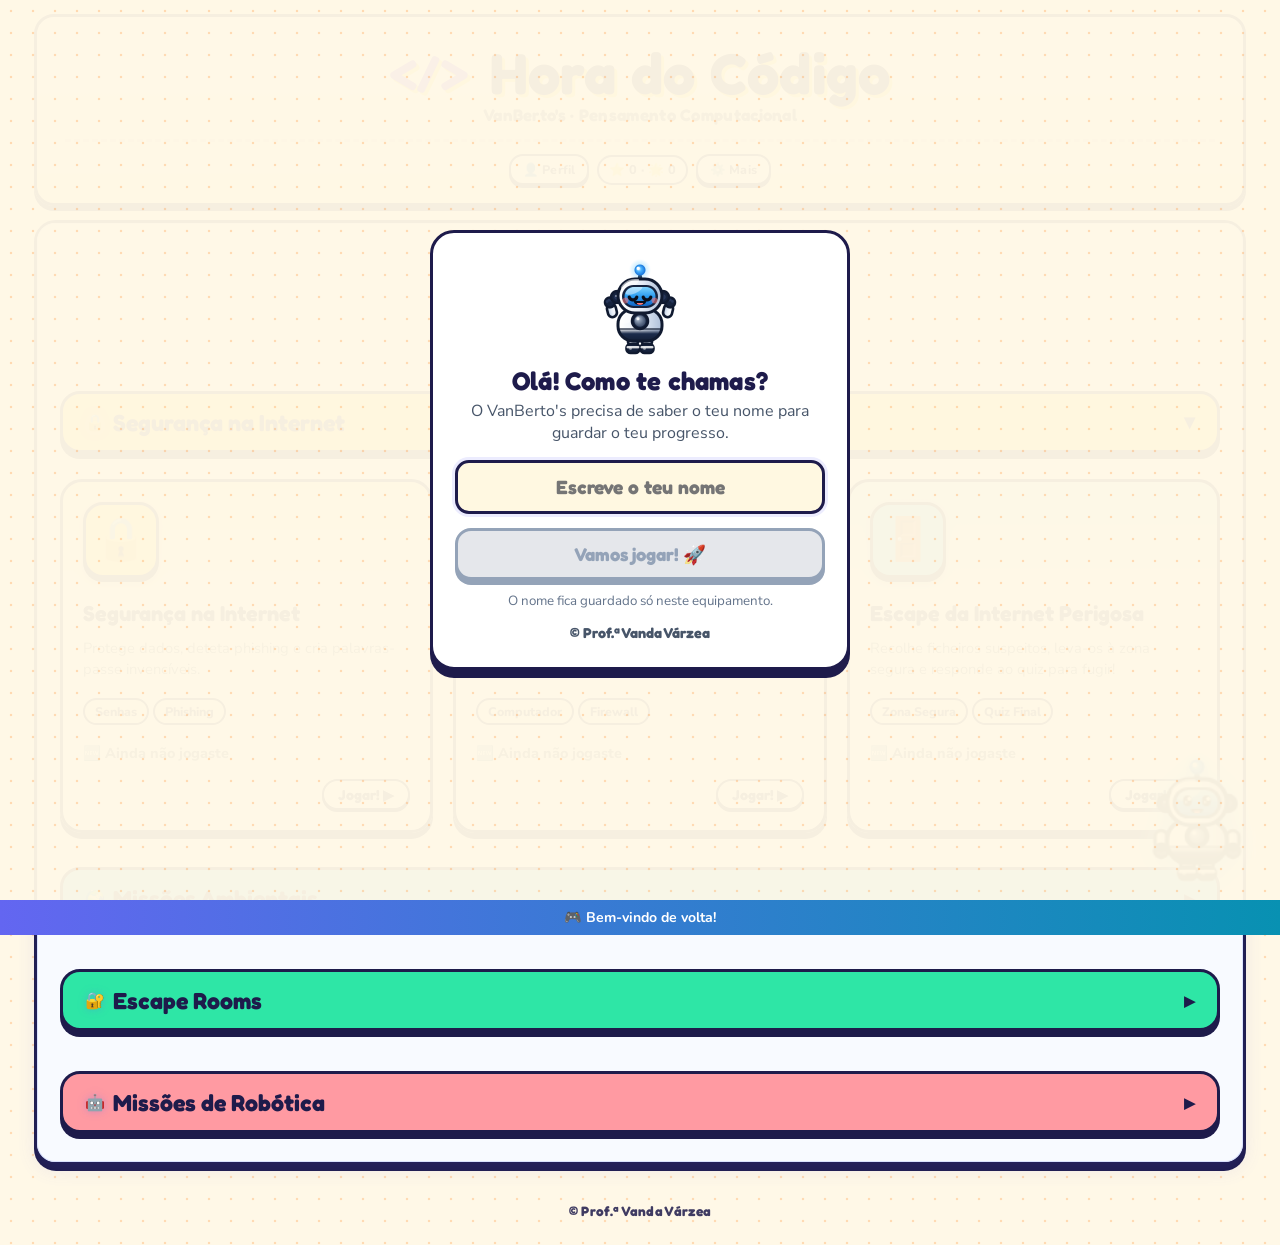
<file: index.html>
<!DOCTYPE html>
<html lang="pt-PT">
<head>
  <meta charset="UTF-8" />
    <meta name="theme-color" content="#ff9a3d" />
  <meta name="mobile-web-app-capable" content="yes" />
  <meta name="apple-mobile-web-app-capable" content="yes" />
  <meta name="apple-mobile-web-app-title" content="VanBerto's" />
  <meta name="apple-mobile-web-app-status-bar-style" content="default" />
  <link rel="manifest" href="manifest.webmanifest" />
  <link rel="icon" href="icons/icon-192.png" />
  <link rel="apple-touch-icon" href="icons/apple-touch-icon.png" />
  <title>Hora do Código · VanBerto's</title>
  <meta name="viewport" content="width=device-width, initial-scale=1.0, viewport-fit=cover" />
  <link rel="preconnect" href="https://fonts.googleapis.com">
  <link href="https://fonts.googleapis.com/css2?family=Fredoka:wght@500;600;700&family=Nunito:wght@400;600;700;800;900&family=Nunito+Sans:wght@400;600;700&display=swap" rel="stylesheet">
  <link rel="stylesheet" href="styles.css?v=26">
  <link rel="stylesheet" href="vb-blocos.css?v=1">
  <script src="head.js?v=16"></script>
</head>
<body>
  <div class="bg-layer"></div>
  <div class="wave-layer"></div>
  <div id="universe-transition"></div>

  <div id="app">
    <header>
      <div>
        <h1><span class="logo-emoji" id="logo-robot"></span> Hora do Código</h1>
        <div class="hdr-sub">VanBerto's · Pensamento Computacional</div>
      </div>
      <div class="badge-row">
        <button class="btn secondary small" id="btn-hdr-profile">👤 Perfil</button>
        <div class="badge" id="hdr-progress" title="Os teus níveis e estrelas">⭐ 0 · 🌟 0</div>
        <!-- Saudação com nome do aluno — inspirada no Dia da Criança -->
        <div id="vb-student-greeting">👤 <span id="vb-student-name-display"></span></div>
        <!-- Botão Pausa Professor — tecla P -->
        <button class="btn secondary small" id="btn-teacher-pause" title="Pausar jogo para a turma (P)">⏸️ Pausa</button>
        <button class="btn secondary small" id="btn-reset-level-top">🔁 Reiniciar nível</button>
        <button class="btn secondary small" id="btn-change-universe">🌍 Mudar universo</button>
        <div class="hdr-more-wrap">
          <button class="btn secondary small" id="btn-hdr-more" aria-haspopup="true" aria-expanded="false" aria-controls="hdr-more">⚙️ Mais</button>
          <div class="hdr-more qx-hidden" id="hdr-more">
            <button class="btn secondary small" id="btn-mute">🔊 Som</button>
            <button class="btn secondary small" id="btn-dark-mode">🌙 Modo escuro</button>
            <button class="btn secondary small" id="btn-lang">🇬🇧 English</button>
            <button class="btn secondary small" id="btn-fullscreen" title="Ecrã inteiro">⛶ Ecrã</button>
          </div>
        </div>
      </div>
    </header>

    <main>
      <div class="academy-shell">
        <!-- SIDEBAR -->
        <aside class="academy-side" aria-label="Navegação">
          <div class="side-brand">
            <div class="side-robot" id="side-robot"></div>
            <div class="side-brand-text">
              <div class="side-title">VanBerto's</div>
              <div class="side-sub" id="side-sub-universe">Escolhe um universo</div>
            </div>
          </div>
          <nav class="side-nav">
            <button class="side-link" id="side-home">🏠 Início</button>
            <button class="side-link" id="side-universes">🌍 Universos</button>
            <button class="side-link" id="side-profile">👤 Perfil</button>
            <div class="side-group" id="side-cycles-group" style="display:none;">
              <div class="side-group-title">Ciclos</div>
              <button class="side-link" id="side-1c">1.º Ciclo</button>
              <button class="side-link" id="side-2c">2.º Ciclo</button>
              <button class="side-link" id="side-3c" style="display:none;">3.º Ciclo</button>
              <button class="side-link" id="side-sec" style="display:none;">Secundário</button>
            </div>
            <div class="side-group">
              <div class="side-group-title">Progresso</div>
              <div class="side-progress" id="side-progress">⭐ 0 níveis concluídos</div>
            </div>
          </nav>
          <div class="side-footer">
            <div class="side-tip">💡 Pensa antes de agir!</div>
          </div>
        </aside>

        <!-- MAIN AREA -->
        <section class="academy-main" id="academy-main">

          <!-- ECRÃ UNIVERSO -->
          <section id="universe-screen" class="screen active">
            <div class="universe-hero">
              <div class="hero-robot-wrap">
                <div class="hero-glow"></div>
                <div class="hero-robot" id="hero-robot"></div>
              </div>
              <h2>Escolhe o teu universo!</h2>
              <p>Programa o VanBerto's e sobe de nível, do 1.º Ciclo ao Secundário.</p>
            </div>
            <div class="universe-grid">
              <!-- ===== GRUPO: SEGURANÇA NA INTERNET ===== -->
              <div class="universe-group-label" data-group="security"><span class="group-icon">🔒</span> Segurança na Internet</div>
              <div class="universe-card u-ciberseg" data-universe="ciberseg">
                <div class="u-icon">🔒</div>
                <div class="u-title">Segurança na Internet</div>
                <div class="u-desc">Protege dados, deteta phishing e cria palavras-passe invencíveis.</div>
                <div class="u-chips">
                  <span class="u-chip">Todos os Ciclos</span>
                  <span class="u-chip">Senhas</span>
                  <span class="u-chip">Phishing</span>
                  <span class="u-chip">Privacidade</span>
                </div>
              </div>
              <div class="universe-card u-missoes" data-universe="ciberseguras">
                <div class="u-icon">🛡️</div>
                <div class="u-title">Missões CiberSeguras</div>
                <div class="u-desc">Dentro do computador: combate malware fictício e protege a rede.</div>
                <div class="u-chips">
                  <span class="u-chip">Todos os Ciclos</span>
                  <span class="u-chip">Computador</span>
                  <span class="u-chip">Firewall</span>
                  <span class="u-chip">Passwords</span>
                </div>
              </div>
              <div class="universe-card u-escape" data-universe="escape">
                <div class="u-icon">🚪</div>
                <div class="u-title">Escape da Internet Perigosa</div>
                <div class="u-desc">Recolhe ficheiros suspeitos, leva-os à zona segura e responde ao quiz para fugir!</div>
                <div class="u-chips">
                  <span class="u-chip">Todos os Ciclos</span>
                  <span class="u-chip">Zona Segura</span>
                  <span class="u-chip">Quiz Final</span>
                  <span class="u-chip">Porta de Saída</span>
                </div>
              </div>
              <!-- ===== GRUPO: AMBIENTE ===== -->
              <div class="universe-group-label" data-group="environment"><span class="group-icon">🌍</span> Missões Ambientais</div>
              <div class="universe-card u-ambiente" data-universe="ambiente">
                <div class="u-icon">🌱</div>
                <div class="u-title">Missões Ambientais</div>
                <div class="u-desc">Cuida da floresta, recicla e ajuda a cidade sustentável a crescer.</div>
                <div class="u-chips">
                  <span class="u-chip">Todos os Ciclos</span>
                  <span class="u-chip">Oceanos</span>
                  <span class="u-chip">Reciclagem</span>
                  <span class="u-chip">Energia</span>
                </div>
              </div>
              <div class="universe-card u-agua" data-universe="agua">
                <div class="u-icon">💧</div>
                <div class="u-title">Missões da Água</div>
                <div class="u-desc">Limpa oceanos, repara fugas e protege as nascentes da nossa água.</div>
                <div class="u-chips">
                  <span class="u-chip">Todos os Ciclos</span>
                  <span class="u-chip">Oceano</span>
                  <span class="u-chip">Torneira</span>
                  <span class="u-chip">Nascente</span>
                </div>
              </div>
              <div class="universe-card u-ar" data-universe="ar">
                <div class="u-icon">🌬️</div>
                <div class="u-title">Qualidade do Ar</div>
                <div class="u-desc">Reduz a poluição, instala filtros e monitoriza a qualidade do ar.</div>
                <div class="u-chips">
                  <span class="u-chip">Todos os Ciclos</span>
                  <span class="u-chip">Cidade</span>
                  <span class="u-chip">Vento</span>
                  <span class="u-chip">Mobilidade</span>
                </div>
              </div>
              <!-- ===== VanBerto's Escape Rooms (Segurança + Ambiente) ===== -->
              <div class="universe-group-label" data-group="escaperooms"><span class="group-icon">🔐</span> Escape Rooms</div>
              <div class="universe-card u-escaperooms" data-universe="escaperooms">
                <div class="u-icon">🔐</div>
                <div class="u-title">VanBerto's Escape Rooms</div>
                <div class="u-desc">5 salas temáticas com puzzles, anagramas e desafios. Internet, Água, Ar, Malware e Fake News!</div>
                <div class="u-chips">
                  <span class="u-chip">Internet</span>
                  <span class="u-chip">Água</span>
                  <span class="u-chip">Ar</span>
                  <span class="u-chip">Fake News</span>
                </div>
              </div>
              <!-- ===== VanBerto's Missões de Robótica (Fábrica + Cão Robô) ===== -->
              <div class="universe-group-label" data-group="blocos"><span class="group-icon">🤖</span> Missões de Robótica</div>
              <div class="universe-card u-fabrica" data-universe="fabrica" role="button" tabindex="0">
                <div class="u-icon">🏭</div>
                <div class="u-title">Fábrica de Carros</div>
                <div class="u-desc">Programa uma fábrica 3D: solda, pinta, monta o motor e as rodas e entrega o carro.</div>
                <div class="u-chips">
                  <span class="u-chip">Blocos</span>
                  <span class="u-chip">Python</span>
                  <span class="u-chip">3D</span>
                </div>
              </div>
              <div class="universe-card u-fabrica" data-universe="natal" role="button" tabindex="0">
                <div class="u-icon">🎅</div>
                <div class="u-title">Fábrica do Pai Natal</div>
                <div class="u-desc">Comanda os duendes do Pai Natal: faz os brinquedos, embrulha, põe laços e cartões e carrega o trenó.</div>
                <div class="u-chips">
                  <span class="u-chip">Blocos</span>
                  <span class="u-chip">Python</span>
                </div>
              </div>
              <div class="universe-card u-casa" data-universe="casa" role="button" tabindex="0">
                <div class="u-icon">🐕</div>
                <div class="u-title">Cão Robô</div>
                <div class="u-desc">Guia o cão robô até à tigela, acende as luzes e abre as portas da casa.</div>
                <div class="u-chips">
                  <span class="u-chip">Blocos</span>
                  <span class="u-chip">Python</span>
                  <span class="u-chip">3D</span>
                </div>
              </div>
            </div>
          </section>

          <!-- MENU (ciclos) -->
          <section id="menu-screen" class="screen hidden">
            <div style="display:flex;justify-content:space-between;align-items:center;flex-wrap:wrap;gap:6px;margin-bottom:8px;">
              <button class="btn secondary small" id="btn-back-universes-menu">🌍 Universos</button>
              <button class="btn secondary small" id="btn-profile-mobile">👤 Perfil</button>
            </div>
            <div class="menu-layout">
              <div class="hero">
                <div class="hero-top">
                  <div class="hero-text">
                    <h2 id="menu-title">Programa o robô!</h2>
                    <p id="menu-desc">Escolhe o teu ciclo e começa a missão.</p>
                  </div>
                  <div class="hero-robot-wrap">
                    <div class="hero-glow"></div>
                    <div class="hero-robot" id="hero-robot-menu"></div>
                  </div>
                </div>
                <div class="hero-bottom">
                  <span class="pill">💡 Pensa antes de agir.</span>
                  <span class="pill">📥 Só 1 objeto de cada vez.</span>
                  <span class="pill">⭐ Menos movimentos = mais estrelas.</span>
                </div>
              </div>
              <div>
                <div class="menu-header">
                  <h2>Escolhe o teu ciclo</h2>
                  <p id="menu-cycle-desc">Começa pelo 1.º Ciclo e sobe de nível.</p>
                </div>
                <div class="cycle-grid" id="cycle-grid">
                  <!-- Filled dynamically -->
                </div>
              </div>
            </div>
          </section>

          <!-- PERFIL -->
          <section id="profile-screen" class="screen hidden">
            <div class="back-row">
              <button class="btn secondary small" id="btn-back-profile">← Voltar</button>
              <span class="small-text">👤 O meu Perfil</span>
            </div>

            <!-- Nome + stats globais -->
            <div style="background:rgba(238,242,255,0.6);border:1.5px solid rgba(199,210,254,0.6);border-radius:var(--radius-md);padding:14px 18px;margin-bottom:14px;">
              <div style="display:flex;align-items:center;gap:12px;flex-wrap:wrap;">
                <div style="flex:1;min-width:180px;">
                  <div style="font-size:.78rem;color:var(--muted);font-weight:700;margin-bottom:4px;">O teu nome</div>
                  <input id="student-name-input" type="text" placeholder="Escreve o teu nome..." maxlength="40"
                    style="width:100%;padding:8px 12px;border-radius:10px;border:1.5px solid #c7d2fe;font-size:.9rem;outline:none;">
                </div>
                <div id="overall-stats" style="font-size:.85rem;color:var(--muted);text-align:center;min-width:120px;"></div>
              </div>
            </div>

            <!-- Grid: conquistas + progresso -->
            <div id="profile-content-grid" style="display:grid;grid-template-columns:1fr 1fr;gap:16px;align-items:start;">
              <div>
                <h3 style="margin:0 0 8px;font-size:.95rem;">🏆 Conquistas</h3>
                <div id="badge-grid"></div>
              </div>
              <div>
                <h3 style="margin:0 0 8px;font-size:.95rem;">📊 Progresso por tema</h3>
                <div id="theme-progress-list">
                  <div id="profile-no-universe" style="font-size:.82rem;color:var(--muted);padding:8px;display:none;">Seleciona um universo para ver o teu progresso por tema.</div>
                </div>
              </div>
            </div>
          </section>

          <!-- TEMAS 1.º CICLO -->
          <section id="themes-1c" class="screen hidden">
            <div class="back-row">
              <button class="btn secondary small" id="btn-back-menu-1c">← Voltar ao menu</button>
              <span class="small-text" id="cycle-desc-1c">1.º Ciclo · Comandos imediatos.</span>
            </div>
            <div class="theme-grid" id="theme-grid-1c"></div>
          </section>

          <!-- TEMAS 2.º CICLO -->
          <section id="themes-2c" class="screen hidden">
            <div class="back-row">
              <button class="btn secondary small" id="btn-back-menu-2c">← Voltar ao menu</button>
              <span class="small-text" id="cycle-desc-2c">2.º Ciclo · Planeia a sequência.</span>
            </div>
            <div class="theme-grid" id="theme-grid-2c"></div>
          </section>

          <!-- TEMAS 3.º CICLO -->
          <section id="themes-3c" class="screen hidden">
            <div class="back-row">
              <button class="btn secondary small" id="btn-back-menu-3c">← Voltar ao menu</button>
              <span class="small-text" id="cycle-desc-3c">3.º Ciclo · Sequência e otimização.</span>
            </div>
            <div class="theme-grid" id="theme-grid-3c"></div>
          </section>

          <!-- TEMAS SECUNDÁRIO -->
          <section id="themes-sec" class="screen hidden">
            <div class="back-row">
              <button class="btn secondary small" id="btn-back-menu-sec">← Voltar ao menu</button>
              <span class="small-text" id="cycle-desc-sec">Secundário · Estratégia e eficiência.</span>
            </div>
            <div class="theme-grid" id="theme-grid-sec"></div>
          </section>

          <!-- ECRÃ JOGO -->
          <section id="game-screen" class="screen hidden">
            <div class="back-row">
              <div class="breadcrumbs">
                <button class="btn secondary small" id="btn-back-themes">← Temas</button>
                <span> / <strong id="crumb-theme">Tema</strong> · <span id="crumb-level">Nível 1</span></span>
              </div>
              <div style="display:flex;align-items:center;gap:6px;flex-wrap:wrap;">
                <button class="btn secondary small" id="btn-main-menu">🏠 Menu</button>
                <button class="btn secondary small" id="btn-show-tut" title="Rever tutorial" style="padding:4px 9px;">❓</button>
                <span class="pill" id="pill-difficulty">Dificuldade: fácil</span>
              </div>
            </div>
            <div class="game-layout">
              <div>
                <div class="level-info">
                  <div class="level-title">
                    <span id="level-title-text">Título</span>
                    <span id="level-emoji">🌱</span>
                  </div>
                  <div class="level-desc" id="level-desc">Descrição do objetivo.</div>
                  <div class="tag-row">
                    <span class="tag">🧩 Recolhe todos e deposita no 📥.</span>
                    <span class="tag">📥 Só <strong>1 objeto</strong> de cada vez.</span>
                    <span class="tag">⭐ Ótimo = 3 estrelas.</span>
                    <span class="tag" id="tag-optimal">🏁 Ótimo: —</span>
                    <span class="view-ctrls" role="group" aria-label="Vista do tabuleiro">
                    <button type="button" class="tag tag-btn" id="btn-3d" aria-pressed="true" title="Alternar tabuleiro 2D / 3D">🧊 3D</button>
                    <button type="button" class="tag tag-btn" id="btn-cam-l" title="Rodar o tabuleiro para a esquerda" aria-label="Rodar o tabuleiro para a esquerda">⟲</button>
                    <button type="button" class="tag tag-btn" id="btn-cam-r" title="Rodar o tabuleiro para a direita" aria-label="Rodar o tabuleiro para a direita">⟳</button>
                    <button type="button" class="tag tag-btn" id="btn-tilt" title="Mudar a inclinação da vista" aria-label="Mudar a inclinação da vista">📐 Média</button>
                    <button type="button" class="tag tag-btn" id="btn-follow" aria-pressed="false" title="A câmara segue o robô" aria-label="A câmara segue o robô">🎥 Seguir</button>
                    <button type="button" class="tag tag-btn" id="btn-cam-reset" title="Recentrar a vista (também: duplo clique no tabuleiro)" aria-label="Recentrar a vista">🎯 Recentrar</button>
                    </span>
                  </div>
                </div>
                <div class="grid-wrapper">
                  <div id="grid" class="grid"></div>
                </div>
              </div>
              <div>
                <div class="tag-row" style="margin-bottom:6px;">
                  <span class="tag">🎮 Comandos do robô</span>
                </div>
                <div class="dpad-wrap" role="group" aria-label="Comandos do robô">
                  <button class="dpad-btn cmd-btn dp-move" id="btn-cmd-move" data-cmd="MOVE" aria-label="Avançar o robô"><span class="dpad-arrow">⬆️</span><span class="dpad-label">Avançar</span></button>
                  <button class="dpad-btn cmd-btn dp-left" id="btn-cmd-left" data-cmd="LEFT" aria-label="Rodar à esquerda"><span class="dpad-arrow">↩️</span><span class="dpad-label">Esq.</span></button>
                  <div class="dpad-center"><div class="dpad-compass" id="dpad-compass" role="img" aria-label="Direção do robô" title="Direção do robô">
                    <svg class="compass-needle" id="compass-needle" viewBox="0 0 24 24" aria-hidden="true" focusable="false"><polygon points="12,1.5 19,20.5 12,16.4 5,20.5"/><polygon class="tail" points="12,16.4 19,20.5 12,22.5 5,20.5"/></svg>
                  </div></div>
                  <button class="dpad-btn cmd-btn dp-right" id="btn-cmd-right" data-cmd="RIGHT" aria-label="Rodar à direita"><span class="dpad-arrow">↪️</span><span class="dpad-label">Dir.</span></button>
                  <button class="dpad-btn cmd-btn dp-back" id="btn-cmd-back" data-cmd="BACK" aria-label="Recuar o robô"><span class="dpad-arrow">⬇️</span><span class="dpad-label">Recuar</span></button>
                  <button class="dpad-btn cmd-btn dpad-action-btn dp-collect" id="btn-cmd-collect" data-cmd="COLLECT" aria-label="Recolher objeto"><span class="dpad-arrow">✋</span><span class="dpad-label">Recolher</span></button>
                  <button class="dpad-btn cmd-btn dpad-action-btn dp-drop" id="btn-cmd-drop" data-cmd="DROP" aria-label="Depositar objeto"><span class="dpad-arrow">📥</span><span class="dpad-label">Depositar</span></button>
                </div>
                <div id="queue-box" class="queue-box hidden">
                  <span id="queue-label" style="margin-right:4px;font-size:.78rem;font-weight:600;">Sequência:</span>
                  <div class="queue-mode-tabs qx-hidden" id="queue-mode-tabs" role="group" aria-label="Como queres programar o robô?">
                    <button type="button" class="btn small" id="tab-blocks" aria-pressed="true">🧩 Blocos</button>
                    <button type="button" class="btn secondary small" id="tab-write" aria-pressed="false">✍️ Escrever</button>
                  </div>
                  <div id="queue-commands" style="display:flex;flex-wrap:wrap;gap:4px;"></div>
                  <pre id="queue-pseudo" class="qx-hidden" aria-label="O teu programa em pseudocódigo"></pre>
                  <div class="queue-blocks-toolbar qx-hidden" id="queue-blocks-toolbar">
                    <button class="btn secondary small" id="btn-block-repeat" title="Repete os passos que escolheres N vezes">🔁 Repetir</button>
                    <button class="btn secondary small qx-hidden" id="btn-pseudo-toggle" aria-pressed="false" title="Mostra a tua sequência escrita em pseudocódigo">👁️ Pseudocódigo</button>
                    <div class="queue-repeat-picker qx-hidden" id="queue-repeat-picker">
                      <span class="queue-blocks-hint">Quantas vezes?</span>
                      <button class="btn small times-btn" data-times="2">2×</button>
                      <button class="btn small times-btn" data-times="3">3×</button>
                      <button class="btn small times-btn" data-times="4">4×</button>
                      <button class="btn small times-btn" data-times="5">5×</button>
                      <button class="btn secondary small" id="btn-repeat-cancel">❌</button>
                    </div>
                    <div class="queue-group-active qx-hidden" id="queue-group-active">
                      <span class="queue-blocks-hint" id="queue-group-hint"></span>
                      <button class="btn small" id="btn-group-close">✅ Fechar</button>
                      <button class="btn secondary small" id="btn-group-cancel">❌ Cancelar</button>
                    </div>
                  </div>
                  <div class="write-panel qx-hidden" id="write-panel">
                    <div class="write-tools">
                      <button type="button" class="btn secondary small" id="wr-repeat" title="Escreve uma linha REPETIR — os passos a repetir vão por baixo, mais para dentro">🔁 REPETIR</button>
                      <button type="button" class="btn secondary small" id="wr-indent" title="Põe a linha mais para dentro (Tab)">⇥ Indentar</button>
                      <button type="button" class="btn secondary small" id="wr-outdent" title="Põe a linha mais para fora (Shift+Tab)">⇤ Desindentar</button>
                    </div>
                    <pre id="write-demo" class="qx-hidden" aria-label="Demonstração: o programa a ser escrito e executado"></pre>
                    <textarea id="write-code" rows="8" wrap="off" spellcheck="false" autocomplete="off" autocorrect="off" autocapitalize="off"
                      aria-label="Escreve o teu programa em pseudocódigo, um comando por linha"
                      placeholder="// Um comando por linha. Por exemplo:&#10;AVANÇAR&#10;REPETIR 2 VEZES&#10;    VIRAR À DIREITA&#10;    AVANÇAR"></textarea>
                    <div class="write-msg" id="write-msg" role="status" aria-live="polite"></div>
                    <div class="qx-actions">
                      <button type="button" class="btn small" id="wr-run">▶️ Executar</button>
                      <button type="button" class="btn secondary small" id="wr-clear">🧹 Limpar</button>
                      <button type="button" class="btn secondary small" id="wr-to-blocks" title="Converte o que escreveste em blocos (substitui os blocos que lá estiverem)">🧩 Ver em blocos</button>
                    </div>
                    <details class="write-help">
                      <summary>📖 Que palavras posso usar?</summary>
                      <div>
                        Um comando por linha: <code>AVANÇAR</code> · <code>RECUAR</code> · <code>VIRAR À ESQUERDA</code> · <code>VIRAR À DIREITA</code> · <code>APANHAR</code> · <code>DEPOSITAR</code><br>
                        Para repetir: <code>REPETIR 3 VEZES</code> e, nas linhas de baixo, os passos a repetir <b>mais para dentro</b> (tecla Tab ou 4 espaços). Podes pôr um REPETIR dentro de outro (até 2 níveis).<br>
                        Comentários começam por <code>//</code>. Maiúsculas, minúsculas e acentos não importam.<br>
                        Ao carregar em ▶️ Executar, o nível recomeça sempre do início. Os botões de direção e as teclas W A S D E F também escrevem a linha por ti. (Esc e depois Tab sai da caixa de texto.)
                      </div>
                    </details>
                  </div>
                </div>
                <div class="feedback-box" id="feedback"></div>
                <div class="controls-row">
                  <button class="btn small" id="btn-run-queue">▶️ Executar</button>
                  <button class="btn secondary small" id="btn-undo-queue">↩ Apagar</button>
                  <button class="btn secondary small" id="btn-clear-queue">🧹 Limpar</button>
                  <button class="btn secondary small" id="btn-reset-level">↺ Reiniciar</button>
                  <button class="btn secondary small" id="btn-reset-theme" title="Volta ao nível 1 deste tema e apaga o progresso do tema">🗑 Reset tema</button>
                  <button class="btn secondary small qx-hidden" id="btn-demo" title="Mostra uma forma de resolver este nível">🎬 Demonstração</button>
                  <button class="btn secondary small qx-hidden" id="btn-pseudo-challenge" title="Perguntas para ler pseudocódigo e prever o que o robô faz">🧠 Desafio de Pseudocódigo</button>
                  <button class="btn secondary small qx-hidden" id="btn-cert-theme" title="Certificado deste tema">🎓 Certificado</button>
                  <button class="btn secondary small qx-hidden" id="btn-cert-cycle" title="Certificado de todo o ciclo">🎓 Ciclo</button>
                </div>
                <div class="status-bar">
                  <div class="moves" id="moves">Movimentos: 0</div>
                  <div style="display:flex;align-items:center;gap:6px;flex-wrap:wrap;">
                    <div class="small-text" id="hint-text"></div>
                    <button id="btn-show-solution">💡 Ver solução</button>
                    <span class="attempt-counter" id="attempt-counter"></span>
                  </div>
                  <div class="small-text kbd-hint" id="kbd-hint">⌨️ W/↑ avançar · S/↓ recuar · A/← esq · D/→ dir · E recolher · F depositar</div>
                </div>
                <div id="solution-banner">
                  <span id="solution-banner-text">🗺️ Caminho ótimo mostrado na grelha.</span>
                  <button id="solution-banner-hide" onclick="hideSolutionPath()">Esconder</button>
                </div>
              </div>
            </div>
          </section>

        </section><!-- /academy-main -->
      </div><!-- /academy-shell -->
    </main>
    <div id="app-footer">© Prof.ª Vanda Várzea</div>
  </div>

  <!-- POPUP QUIZ ESCAPE -->
  <div class="popup" id="popup-escape-quiz">
    <div class="popup-inner" id="popup-escape-quiz-inner" style="max-width:430px;text-align:left;">
    </div>
  </div>

  <!-- POPUP NÍVEL CONCLUÍDO -->
  <div class="popup" id="popup-complete">
    <div class="popup-inner">
      <div class="popup-confetti" id="popup-confetti"></div>
      <!-- VanBerto + bubble -->
      <div class="popup-vb-row">
        <div class="popup-vb-avatar" id="popup-vb-avatar"></div>
        <div class="popup-vb-bubble" id="popup-vb-msg">Ótimo trabalho! 🎉</div>
      </div>
      <h3 id="popup-title">Nível concluído!</h3>
      <div class="popup-stars">
        <span class="popup-star" id="popup-star1">⭐</span>
        <span class="popup-star" id="popup-star2">⭐</span>
        <span class="popup-star" id="popup-star3">⭐</span>
      </div>
      <div class="popup-divider"></div>
      <p id="popup-text"></p>
      <div class="popup-btns" id="popup-btns">
        <button class="btn small" id="popup-next">Continuar ➡️</button>
        <button class="btn secondary small" id="popup-share" hidden>📋 Copiar resultado</button>
        <button class="btn secondary small qx-hidden" id="popup-cert-btn">🎓 Certificado do tema</button>
        <button class="btn secondary small qx-hidden" id="popup-cert-cycle-btn">🎓 Certificado do ciclo</button>
      </div>
    </div>
  </div>

  <!-- CERTIFICADO (por tema e por ciclo) -->
  <div class="cert-overlay qx-hidden" id="certificateOverlay" role="dialog" aria-modal="true" aria-label="Certificado">
    <div class="certificate-card">
      <img id="certImage" class="cert-image" alt="Certificado" />
      <div class="cert-src" aria-hidden="true" style="display:none">
      <div class="certificate-header">
        <div class="certificate-seal">🏛️</div>
        <h2 class="certificate-title">Certificado Oficial</h2>
        <p class="certificate-subtitle" id="certSubtitle">de Pensamento Computacional</p>
      </div>
      <div class="certificate-robot"><span class="certificate-bot" aria-hidden="true">🤖</span><div class="certificate-brand">VanBerto's</div></div>
      <div class="certificate-body">
        <p class="certificate-text">Este certificado é atribuído a</p>
        <p class="certificate-name" id="certPlayerName">Programador(a)</p>
        <p class="certificate-text" id="certAchText"></p>
        <p class="certificate-highlight" id="certHighlight"></p>
        <p class="certificate-text" id="certFinalText"></p>
      </div>
      <div class="certificate-stats">
        <div class="cert-stat"><span class="cert-stat-icon">📚</span><strong id="certThemes">0/0</strong><span id="certStatLabel">níveis</span></div>
        <div class="cert-stat"><span class="cert-stat-icon">⭐</span><strong id="certStars">0/0</strong><span>estrelas</span></div>
        <div class="cert-stat"><span class="cert-stat-icon">🏆</span><strong id="certMedal">—</strong><span>medalha</span></div>
      </div>
      <p class="certificate-date" id="certDate"></p>
      <div class="certificate-signature"><div class="cert-sig-line"></div><p class="cert-sig-name">Prof.ª Vanda Várzea</p></div>
      </div>
      <div class="cert-btns">
        <button class="btn secondary small" id="btnCertBack">← Voltar</button>
        <button class="btn small" id="btnCertPrint">🖨️ Imprimir</button>
        <button class="btn small" id="btnCertPng">🖼️ Guardar PNG</button>
      </div>
    </div>
  </div>

  <audio id="soundMove"    src="https://actions.google.com/sounds/v1/cartoon/clang_and_wobble.ogg"></audio>
  <audio id="soundSuccess" src="https://actions.google.com/sounds/v1/cartoon/wood_plank_flicks.ogg"></audio>
  <audio id="soundError"   src="https://actions.google.com/sounds/v1/cartoon/boing.ogg"></audio>
  <audio id="soundBump"    src="https://actions.google.com/sounds/v1/cartoon/boing.ogg"></audio>
  <audio id="soundVictory" src="https://actions.google.com/sounds/v1/cartoon/clang_and_wobble.ogg"></audio>

<!-- ── MASCOTE ÚNICA: robô flutuante no canto inferior direito (escondida no ecrã de jogo) ── -->
<div id="fixed-robot-wrap">
  <div class="fixed-bubble" id="fixedRobotBubble" role="status" aria-live="polite">Olá! 😊</div>
  <canvas class="fixed-robot" id="fixed-robot-cv" width="96" height="96" role="button" tabindex="0" aria-label="Robô VanBerto's — clica para falar"></canvas>
  <div class="fixed-glow"></div>
</div>

<script src="app.js?v=25"></script>
<script src="vb-blocos.js?v=2"></script>

  <!-- ===== ESCAPE ROOMS OVERLAY ===== -->
  <div id="er-overlay">
    <div class="er-bg-glow"></div>
    <div id="er-app">
      <!-- Header -->
      <div class="er-header">
        <div style="display:flex;align-items:center;gap:10px;">
          <span id="er-logo-robot" style="width:36px;height:36px;display:block;flex-shrink:0;filter:drop-shadow(0 2px 8px rgba(99,102,241,.25));"></span>
          <div>
            <h1>VanBerto's <em>Escape Rooms</em></h1>
          </div>
        </div>
        <div style="display:flex;gap:7px;flex-wrap:wrap;align-items:center;">
          <button class="btn secondary small" id="er-btn-mute">🔊 Som</button>
          <button class="btn secondary small" id="er-btn-hub">🏠 Escolher sala</button>
          <button class="btn secondary small" id="er-btn-universe">🌍 Mudar universo</button>
          <button class="btn secondary small" id="er-btn-back">← Voltar ao jogo</button>
        </div>
      </div>

      <!-- HUB screen -->
      <div id="er-hub-screen" style="background:rgba(249,250,251,.97);border-radius:16px;border:1px solid #e5e7eb;box-shadow:0 4px 18px rgba(148,163,184,.2);padding:18px;">
        <div class="er-hub-hero">
          <div class="er-float" id="er-hub-robot" style="width:70px;height:70px;margin:0 auto 10px;"></div>
          <h2>Escolhe a tua missão!</h2>
          <p>5 Escape Rooms temáticos. Abre todas as portas, resolve os puzzles e ajuda o VanBerto's a salvar o mundo digital e o ambiente!</p>
        </div>
        <div class="er-rooms-grid" id="er-rooms-grid"></div>
      </div>

      <!-- GAME screen -->
      <div id="er-game-screen" style="display:none;">
        <div class="er-game-wrap" id="er-game-wrap">
          <div id="er-topbar" class="er-topbar"></div>
          <div class="er-progress-strip"><div class="er-progress-fill" id="er-progress-fill" style="width:0%"></div></div>
          <div class="er-body">
            <div class="er-sidebar" id="er-doors-sidebar"></div>
            <div class="er-panel" id="er-mission-panel">
              <div>
                <div class="er-mission-title" id="er-mission-title">Escolhe uma porta</div>
                <div style="font-size:.75rem;color:#64748b;" id="er-mission-topic">Começa na Porta 1</div>
              </div>
              <div class="er-speech">
                <span id="er-speech-robot" style="width:26px;height:26px;flex-shrink:0;"></span>
                <span id="er-mission-speech">Olá! Escolhe a primeira porta para começar!</span>
              </div>
              <div class="er-puzzle" id="er-mission-content"><div class="er-mini">Clica numa porta para ver o desafio.</div></div>
              <div class="er-feedback info" id="er-feedback">Selecciona uma porta desbloqueada para começar.</div>
              <div id="er-hint-area"></div>
              <div id="er-teacher-area"></div>
            </div>
          </div>
          <div class="er-bottombar">
            <div style="display:flex;gap:6px;">
              <button class="btn secondary small" id="er-btn-prev">◀ Anterior</button>
              <button class="btn secondary small" id="er-btn-next">Próxima ▶</button>
            </div>
            <div style="display:flex;gap:6px;flex-wrap:wrap;">
              <button class="btn secondary small" id="er-btn-hint">💡 Pista</button>
              <button class="btn secondary small" id="er-btn-teacher">🔒 Notas professora</button>
              <button class="btn secondary small" id="er-btn-restart">↺ Recomeçar</button>
            </div>
          </div>
        </div>
      </div>
    </div>
  </div>

  <!-- ER POPUP FINAL -->
  <div class="er-popup" id="er-popup-final">
    <div class="er-popup-inner">
      <div class="er-conf-wrap" id="er-confetti-wrap"></div>
      <div style="font-size:2.2rem;margin-bottom:4px;" id="er-final-emoji">🎉</div>
      <h3 id="er-final-title">Missão concluída!</h3>
      <p id="er-final-text"></p>
      <div id="er-final-summary"></div>
      <div class="er-kpi-grid" id="er-final-kpis"></div>
      <div class="er-popup-btns">
        <button class="btn small" id="er-btn-final-restart">🔁 Jogar de novo</button>
        <button class="btn secondary small" id="er-btn-final-hub">🏠 Escolher sala</button>
      </div>
    </div>
  </div>

  <!-- ER POPUP TIMEOUT -->
  <div class="er-popup" id="er-popup-timeup">
    <div class="er-popup-inner">
      <div style="font-size:1.8rem;margin-bottom:5px;">⏰</div>
      <h3>O tempo esgotou!</h3>
      <p id="er-timeup-text">Não conseguiste abrir todas as portas a tempo. Tenta de novo!</p>
      <div class="er-popup-btns">
        <button class="btn small" id="er-btn-timeup-restart">🔁 Tentar de novo</button>
        <button class="btn secondary small" id="er-btn-timeup-hub">🏠 Escolher sala</button>
      </div>
    </div>
  </div>

  <audio id="er-sndCorrect" src="https://actions.google.com/sounds/v1/cartoon/wood_plank_flicks.ogg"></audio>
  <audio id="er-sndWrong"   src="https://actions.google.com/sounds/v1/cartoon/boing.ogg"></audio>
  <audio id="er-sndDoor"    src="https://actions.google.com/sounds/v1/cartoon/clang_and_wobble.ogg"></audio>
  <audio id="er-sndVictory" src="https://actions.google.com/sounds/v1/cartoon/wood_plank_flicks.ogg"></audio>

</body>
</html>
</file>
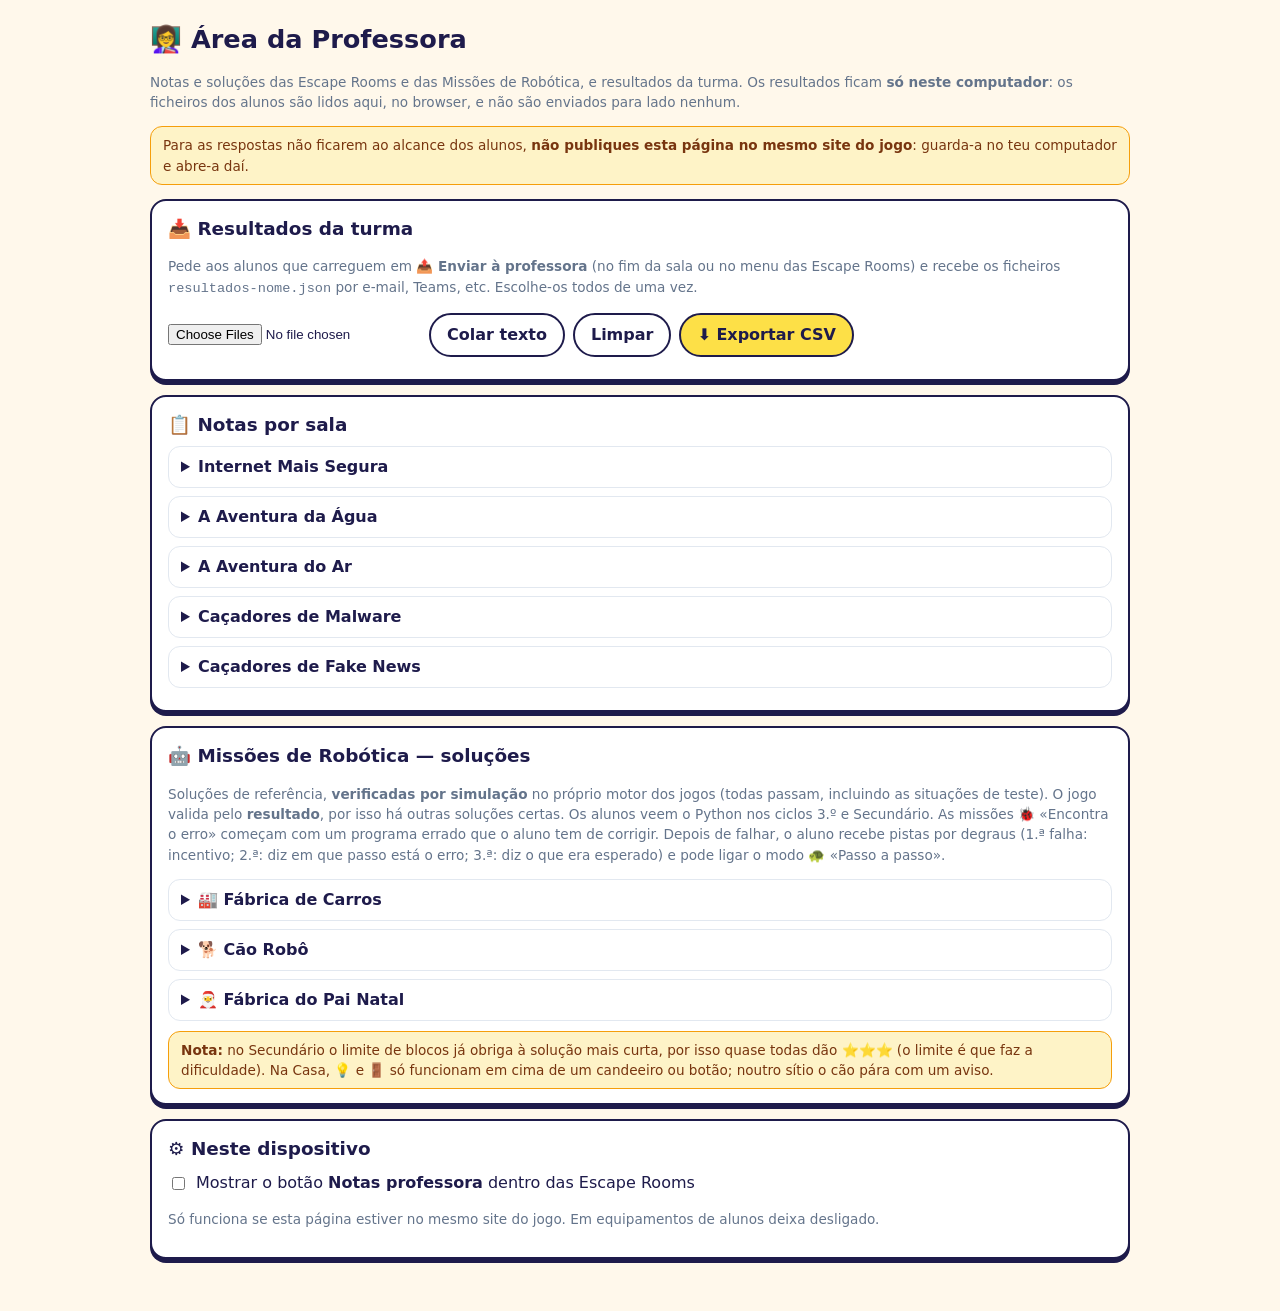
<file: professora.html>
<!doctype html>
<html lang="pt-PT"><head><meta charset="utf-8"><meta name="viewport" content="width=device-width,initial-scale=1">
<meta name="robots" content="noindex,nofollow"><title>Área da Professora · VanBerto's</title>
<style>
:root{--ink:#1e1b4b;--muted:#64748b;--bg:#fff8eb;--card:#fff;--line:#e2e8f0;--acc:#6366f1;--ok:#16a34a;--warn:#d97706;--bad:#dc2626}
@media(prefers-color-scheme:dark){:root{--ink:#e2e8f0;--muted:#94a3b8;--bg:#0f172a;--card:#1e293b;--line:#334155;--acc:#818cf8}}
*{box-sizing:border-box}body{margin:0;background:var(--bg);color:var(--ink);font-family:"Nunito","Segoe UI",system-ui,sans-serif;line-height:1.5;padding:max(14px,env(safe-area-inset-top)) 14px 40px}
main{max-width:980px;margin:0 auto}h1{font-size:1.6rem;margin:6px 0}h2{font-size:1.15rem;margin:0 0 8px}
.card{background:var(--card);border:2px solid var(--ink);border-radius:16px;padding:14px 16px;margin:14px 0;box-shadow:0 4px 0 var(--ink)}
.muted{color:var(--muted);font-size:.85rem}.btn{font:inherit;font-weight:800;border:2px solid var(--ink);background:#fde047;color:#1e1b4b;border-radius:999px;padding:8px 16px;cursor:pointer}
.btn.sec{background:var(--card);color:var(--ink)}.row{display:flex;flex-wrap:wrap;gap:8px;align-items:center}
.scroll{overflow-x:auto}table{border-collapse:collapse;width:100%;font-size:.88rem}th,td{border-bottom:1px solid var(--line);padding:7px 9px;text-align:left;white-space:nowrap}th{font-size:.78rem;text-transform:uppercase;letter-spacing:.04em;color:var(--muted)}
.ok{color:var(--ok);font-weight:800}.warn{color:var(--warn);font-weight:800}.bad{color:var(--bad);font-weight:800}
details{border:1px solid var(--line);border-radius:12px;padding:8px 12px;margin:8px 0}summary{cursor:pointer;font-weight:800}
textarea{width:100%;min-height:70px;border-radius:10px;border:2px solid var(--line);background:var(--card);color:var(--ink);padding:8px;font:inherit}
.alert{background:#fef3c7;color:#78350f;border:1px solid #f59e0b;border-radius:12px;padding:8px 12px;font-size:.85rem}
.sol{display:grid;grid-template-columns:repeat(auto-fit,minmax(230px,1fr));gap:10px;margin-top:8px}pre{margin:4px 0;padding:8px 10px;background:var(--bg);border:1px solid var(--line);border-radius:10px;font:600 .82rem/1.45 ui-monospace,Consolas,monospace;overflow-x:auto;white-space:pre}h3{margin:0}</style></head><body><main>
<h1>👩‍🏫 Área da Professora</h1>
<p class="muted">Notas e soluções das Escape Rooms e das Missões de Robótica, e resultados da turma. Os resultados ficam <b>só neste computador</b>: os ficheiros dos alunos são lidos aqui, no browser, e não são enviados para lado nenhum.</p>
<div class="alert">Para as respostas não ficarem ao alcance dos alunos, <b>não publiques esta página no mesmo site do jogo</b>: guarda-a no teu computador e abre-a daí.</div>

<section class="card"><h2>📥 Resultados da turma</h2>
<p class="muted">Pede aos alunos que carreguem em <b>📤 Enviar à professora</b> (no fim da sala ou no menu das Escape Rooms) e recebe os ficheiros <code>resultados-nome.json</code> por e-mail, Teams, etc. Escolhe-os todos de uma vez.</p>
<div class="row"><input type="file" id="files" accept=".json,application/json" multiple>
<button class="btn sec" id="paste-toggle">Colar texto</button><button class="btn sec" id="clear">Limpar</button><button class="btn" id="csv" disabled>⬇️ Exportar CSV</button></div>
<div id="paste" hidden style="margin-top:8px"><textarea id="paste-ta" placeholder='Cola aqui o conteúdo de um ficheiro de resultados'></textarea><button class="btn sec" id="paste-add" style="margin-top:6px">Adicionar</button></div>
<div id="msg" class="muted" style="margin-top:8px"></div>
<div id="dash"></div></section>

<section class="card"><h2>📋 Notas por sala</h2><div id="notes"></div></section>

<section class="card" id="robotica"><h2>🤖 Missões de Robótica — soluções</h2>
<p class="muted">Soluções de referência, <b>verificadas por simulação</b> no próprio motor dos jogos (todas passam, incluindo as situações de teste). O jogo valida pelo <b>resultado</b>, por isso há outras soluções certas. Os alunos veem o Python nos ciclos 3.º e Secundário. As missões 🐞 «Encontra o erro» começam com um programa errado que o aluno tem de corrigir. Depois de falhar, o aluno recebe pistas por degraus (1.ª falha: incentivo; 2.ª: diz em que passo está o erro; 3.ª: diz o que era esperado) e pode ligar o modo 🐢 «Passo a passo».</p><details id="rob-fabrica"><summary>🏭 Fábrica de Carros</summary><div style="margin-top:8px"><h3 style="margin:12px 0 4px;font-size:1rem">1.º Ciclo</h3><details><summary>Missão 1 — <span style="font-weight:600">Solda o carro e entrega-o.</span></summary><div class="sol"><div><b>Blocos</b><pre>🔥 soldar
📦 entregar</pre></div><div><b>Python</b><pre>soldar()
entregar()</pre></div></div><p class="muted">2 blocos (conta sem o «fim»). ⭐⭐⭐ com 2 ou menos; ⭐⭐ até 3.</p></details><details><summary>Missão 2 — <span style="font-weight:600">Solda, pinta de vermelho e entrega.</span></summary><div class="sol"><div><b>Blocos</b><pre>🔥 soldar
🎨 pintar vermelho
📦 entregar</pre></div><div><b>Python</b><pre>soldar()
pintar("vermelho")
entregar()</pre></div></div><p class="muted">3 blocos (conta sem o «fim»). ⭐⭐⭐ com 3 ou menos; ⭐⭐ até 4.</p></details><details><summary>Missão 3 — <span style="font-weight:600">Solda, pinta de azul e entrega.</span></summary><div class="sol"><div><b>Blocos</b><pre>🔥 soldar
🎨 pintar azul
📦 entregar</pre></div><div><b>Python</b><pre>soldar()
pintar("azul")
entregar()</pre></div></div><p class="muted">3 blocos (conta sem o «fim»). ⭐⭐⭐ com 3 ou menos; ⭐⭐ até 4.</p></details><details><summary>Missão 4 — <span style="font-weight:600">Solda e pinta o carro da cor que quiseres. Depois entrega!</span></summary><div class="sol"><div><b>Blocos</b><pre>🔥 soldar
🎨 pintar verde
📦 entregar</pre></div><div><b>Python</b><pre>soldar()
pintar("verde")
entregar()</pre></div></div><p class="muted">3 blocos (conta sem o «fim»). ⭐⭐⭐ com 3 ou menos; ⭐⭐ até 4. Cor livre: qualquer cor serve.</p></details><details><summary>Missão 5 — <span style="font-weight:600">Faz o carro: solda, pinta de vermelho, monta o motor e entrega.</span></summary><div class="sol"><div><b>Blocos</b><pre>🔥 soldar
🎨 pintar vermelho
🔧 montar o motor
📦 entregar</pre></div><div><b>Python</b><pre>soldar()
pintar("vermelho")
montar_motor()
entregar()</pre></div></div><p class="muted">4 blocos (conta sem o «fim»). ⭐⭐⭐ com 4 ou menos; ⭐⭐ até 5.</p></details><details><summary>Missão 6 — <span style="font-weight:600">Faz um carro verde com motor: solda, pinta de verde, monta o motor e entrega.</span></summary><div class="sol"><div><b>Blocos</b><pre>🔥 soldar
🎨 pintar verde
🔧 montar o motor
📦 entregar</pre></div><div><b>Python</b><pre>soldar()
pintar("verde")
montar_motor()
entregar()</pre></div></div><p class="muted">4 blocos (conta sem o «fim»). ⭐⭐⭐ com 4 ou menos; ⭐⭐ até 5.</p></details><details><summary>Missão 7 — <span style="font-weight:600">Solda, pinta de amarelo e entrega.</span></summary><div class="sol"><div><b>Blocos</b><pre>🔥 soldar
🎨 pintar amarelo
📦 entregar</pre></div><div><b>Python</b><pre>soldar()
pintar("amarelo")
entregar()</pre></div></div><p class="muted">3 blocos (conta sem o «fim»). ⭐⭐⭐ com 3 ou menos; ⭐⭐ até 4.</p></details><details><summary>Missão 8 — <span style="font-weight:600">Solda, monta o motor e entrega (sem pintar).</span></summary><div class="sol"><div><b>Blocos</b><pre>🔥 soldar
🔧 montar o motor
📦 entregar</pre></div><div><b>Python</b><pre>soldar()
montar_motor()
entregar()</pre></div></div><p class="muted">3 blocos (conta sem o «fim»). ⭐⭐⭐ com 3 ou menos; ⭐⭐ até 4.</p></details><details><summary>Missão 9 — <span style="font-weight:600">Carro azul com motor: solda, pinta de azul, monta o motor e entrega.</span></summary><div class="sol"><div><b>Blocos</b><pre>🔥 soldar
🎨 pintar azul
🔧 montar o motor
📦 entregar</pre></div><div><b>Python</b><pre>soldar()
pintar("azul")
montar_motor()
entregar()</pre></div></div><p class="muted">4 blocos (conta sem o «fim»). ⭐⭐⭐ com 4 ou menos; ⭐⭐ até 5.</p></details><details><summary>Missão 10 — <span style="font-weight:600">Solda, pinta de amarelo, monta o motor, monta 2 rodas e entrega.</span></summary><div class="sol"><div><b>Blocos</b><pre>🔥 soldar
🎨 pintar amarelo
🔧 montar o motor
🛞 montar uma roda
🛞 montar uma roda
📦 entregar</pre></div><div><b>Python</b><pre>soldar()
pintar("amarelo")
montar_motor()
montar_roda()
montar_roda()
entregar()</pre></div></div><p class="muted">6 blocos (conta sem o «fim»). ⭐⭐⭐ com 6 ou menos; ⭐⭐ até 8.</p></details><h3 style="margin:12px 0 4px;font-size:1rem">2.º Ciclo</h3><details><summary>Missão 1 — <span style="font-weight:600">Solda 3 vezes, pinta de vermelho e entrega. Dica: usa o repetir!</span></summary><div class="sol"><div><b>Blocos</b><pre>🔁 repetir 3×
  🔥 soldar
🎨 pintar vermelho
📦 entregar</pre></div><div><b>Python</b><pre>for i in range(3):
    soldar()
pintar("vermelho")
entregar()</pre></div></div><p class="muted">4 blocos (conta sem o «fim»). ⭐⭐⭐ com 4 ou menos; ⭐⭐ até 5.</p></details><details><summary>Missão 2 — <span style="font-weight:600">Solda 4 vezes, pinta de azul e entrega.</span></summary><div class="sol"><div><b>Blocos</b><pre>🔁 repetir 4×
  🔥 soldar
🎨 pintar azul
📦 entregar</pre></div><div><b>Python</b><pre>for i in range(4):
    soldar()
pintar("azul")
entregar()</pre></div></div><p class="muted">4 blocos (conta sem o «fim»). ⭐⭐⭐ com 4 ou menos; ⭐⭐ até 5.</p></details><details><summary>Missão 3 — <span style="font-weight:600">Solda 2 vezes, pinta de vermelho, solda mais 2 vezes e entrega.</span></summary><div class="sol"><div><b>Blocos</b><pre>🔁 repetir 2×
  🔥 soldar
🎨 pintar vermelho
🔁 repetir 2×
  🔥 soldar
📦 entregar</pre></div><div><b>Python</b><pre>for i in range(2):
    soldar()
pintar("vermelho")
for i in range(2):
    soldar()
entregar()</pre></div></div><p class="muted">6 blocos (conta sem o «fim»). ⭐⭐⭐ com 6 ou menos; ⭐⭐ até 8.</p></details><details><summary>Missão 4 — <span style="font-weight:600">Solda 3 vezes, pinta da cor que quiseres e entrega.</span></summary><div class="sol"><div><b>Blocos</b><pre>🔁 repetir 3×
  🔥 soldar
🎨 pintar amarelo
📦 entregar</pre></div><div><b>Python</b><pre>for i in range(3):
    soldar()
pintar("amarelo")
entregar()</pre></div></div><p class="muted">4 blocos (conta sem o «fim»). ⭐⭐⭐ com 4 ou menos; ⭐⭐ até 5. Cor livre: qualquer cor serve.</p></details><details><summary>Missão 5 — <span style="font-weight:600">Carro completo! Solda, pinta de vermelho, monta o motor, monta as 4 rodas (usa o repetir!) e entrega.</span></summary><div class="sol"><div><b>Blocos</b><pre>🔥 soldar
🎨 pintar vermelho
🔧 montar o motor
🔁 repetir 4×
  🛞 montar uma roda
📦 entregar</pre></div><div><b>Python</b><pre>soldar()
pintar("vermelho")
montar_motor()
for i in range(4):
    montar_roda()
entregar()</pre></div></div><p class="muted">6 blocos (conta sem o «fim»). ⭐⭐⭐ com 6 ou menos; ⭐⭐ até 8.</p></details><details><summary>Missão 6 — <span style="font-weight:600">Carro amarelo completo: solda 2 vezes, pinta de amarelo, monta o motor, monta as 4 rodas e entrega.</span></summary><div class="sol"><div><b>Blocos</b><pre>🔁 repetir 2×
  🔥 soldar
🎨 pintar amarelo
🔧 montar o motor
🔁 repetir 4×
  🛞 montar uma roda
📦 entregar</pre></div><div><b>Python</b><pre>for i in range(2):
    soldar()
pintar("amarelo")
montar_motor()
for i in range(4):
    montar_roda()
entregar()</pre></div></div><p class="muted">7 blocos (conta sem o «fim»). ⭐⭐⭐ com 7 ou menos; ⭐⭐ até 9.</p></details><details><summary>Missão 7 — <span style="font-weight:600">🐞 Encontra o erro! Era para soldar 3 vezes, pintar de vermelho e entregar, mas o programa tem um erro. Corrige-o!</span></summary><div class="sol"><div><b>Blocos</b><pre>🔁 repetir 3×
  🔥 soldar
🎨 pintar vermelho
📦 entregar</pre></div><div><b>Python</b><pre>for i in range(3):
    soldar()
pintar("vermelho")
entregar()</pre></div></div><p class="muted">4 blocos (conta sem o «fim»). ⭐⭐⭐ com 4 ou menos; ⭐⭐ até 5.</p></details><details><summary>Missão 8 — <span style="font-weight:600">Solda 2 vezes, pinta de verde, monta as 4 rodas e entrega.</span></summary><div class="sol"><div><b>Blocos</b><pre>🔁 repetir 2×
  🔥 soldar
🎨 pintar verde
🔁 repetir 4×
  🛞 montar uma roda
📦 entregar</pre></div><div><b>Python</b><pre>for i in range(2):
    soldar()
pintar("verde")
for i in range(4):
    montar_roda()
entregar()</pre></div></div><p class="muted">6 blocos (conta sem o «fim»). ⭐⭐⭐ com 6 ou menos; ⭐⭐ até 8.</p></details><details><summary>Missão 9 — <span style="font-weight:600">🐞 Encontra o erro! Era para montar as 4 rodas, mas o programa só monta 3. Corrige-o!</span></summary><div class="sol"><div><b>Blocos</b><pre>🔥 soldar
🎨 pintar vermelho
🔧 montar o motor
🔁 repetir 4×
  🛞 montar uma roda
📦 entregar</pre></div><div><b>Python</b><pre>soldar()
pintar("vermelho")
montar_motor()
for i in range(4):
    montar_roda()
entregar()</pre></div></div><p class="muted">6 blocos (conta sem o «fim»). ⭐⭐⭐ com 6 ou menos; ⭐⭐ até 8.</p></details><details><summary>Missão 10 — <span style="font-weight:600">Solda 5 vezes, pinta de verde, monta o motor e entrega.</span></summary><div class="sol"><div><b>Blocos</b><pre>🔁 repetir 5×
  🔥 soldar
🎨 pintar verde
🔧 montar o motor
📦 entregar</pre></div><div><b>Python</b><pre>for i in range(5):
    soldar()
pintar("verde")
montar_motor()
entregar()</pre></div></div><p class="muted">5 blocos (conta sem o «fim»). ⭐⭐⭐ com 5 ou menos; ⭐⭐ até 7.</p></details><details><summary>Missão 11 — <span style="font-weight:600">Carro verde completo: solda 3 vezes, pinta de verde, monta o motor, as 4 rodas e entrega.</span></summary><div class="sol"><div><b>Blocos</b><pre>🔁 repetir 3×
  🔥 soldar
🎨 pintar verde
🔧 montar o motor
🔁 repetir 4×
  🛞 montar uma roda
📦 entregar</pre></div><div><b>Python</b><pre>for i in range(3):
    soldar()
pintar("verde")
montar_motor()
for i in range(4):
    montar_roda()
entregar()</pre></div></div><p class="muted">7 blocos (conta sem o «fim»). ⭐⭐⭐ com 7 ou menos; ⭐⭐ até 9.</p></details><h3 style="margin:12px 0 4px;font-size:1rem">3.º Ciclo</h3><details><summary>Missão 1 — <span style="font-weight:600">Solda 5 vezes, pinta de azul e entrega.</span></summary><div class="sol"><div><b>Blocos</b><pre>🔁 repetir 5×
  🔥 soldar
🎨 pintar azul
📦 entregar</pre></div><div><b>Python</b><pre>for i in range(5):
    soldar()
pintar("azul")
entregar()</pre></div></div><p class="muted">4 blocos (conta sem o «fim»). ⭐⭐⭐ com 4 ou menos; ⭐⭐ até 5.</p></details><details><summary>Missão 2 — <span style="font-weight:600">Repete 3 vezes: soldar e pintar de vermelho. Depois entrega.</span></summary><div class="sol"><div><b>Blocos</b><pre>🔁 repetir 3×
  🔥 soldar
  🎨 pintar vermelho
📦 entregar</pre></div><div><b>Python</b><pre>for i in range(3):
    soldar()
    pintar("vermelho")
entregar()</pre></div></div><p class="muted">4 blocos (conta sem o «fim»). ⭐⭐⭐ com 4 ou menos; ⭐⭐ até 5.</p></details><details><summary>Missão 3 — <span style="font-weight:600">Solda 3 vezes, pinta de vermelho, solda 3 vezes, pinta de azul e entrega.</span></summary><div class="sol"><div><b>Blocos</b><pre>🔁 repetir 3×
  🔥 soldar
🎨 pintar vermelho
🔁 repetir 3×
  🔥 soldar
🎨 pintar azul
📦 entregar</pre></div><div><b>Python</b><pre>for i in range(3):
    soldar()
pintar("vermelho")
for i in range(3):
    soldar()
pintar("azul")
entregar()</pre></div></div><p class="muted">7 blocos (conta sem o «fim»). ⭐⭐⭐ com 7 ou menos; ⭐⭐ até 9.</p></details><details><summary>Missão 4 — <span style="font-weight:600">Carro azul completo: solda 2 vezes, pinta de azul, monta o motor, monta as 4 rodas e entrega.</span></summary><div class="sol"><div><b>Blocos</b><pre>🔁 repetir 2×
  🔥 soldar
🎨 pintar azul
🔧 montar o motor
🔁 repetir 4×
  🛞 montar uma roda
📦 entregar</pre></div><div><b>Python</b><pre>for i in range(2):
    soldar()
pintar("azul")
montar_motor()
for i in range(4):
    montar_roda()
entregar()</pre></div></div><p class="muted">7 blocos (conta sem o «fim»). ⭐⭐⭐ com 7 ou menos; ⭐⭐ até 9.</p></details><details><summary>Missão 5 — <span style="font-weight:600">Repete 3 vezes: soldar e pintar de verde. Depois monta o motor, as 4 rodas e entrega.</span></summary><div class="sol"><div><b>Blocos</b><pre>🔁 repetir 3×
  🔥 soldar
  🎨 pintar verde
🔧 montar o motor
🔁 repetir 4×
  🛞 montar uma roda
📦 entregar</pre></div><div><b>Python</b><pre>for i in range(3):
    soldar()
    pintar("verde")
montar_motor()
for i in range(4):
    montar_roda()
entregar()</pre></div></div><p class="muted">7 blocos (conta sem o «fim»). ⭐⭐⭐ com 7 ou menos; ⭐⭐ até 9.</p></details><details><summary>Missão 6 — <span style="font-weight:600">Repete 4 vezes: soldar e pintar de amarelo. Depois monta o motor e entrega.</span></summary><div class="sol"><div><b>Blocos</b><pre>🔁 repetir 4×
  🔥 soldar
  🎨 pintar amarelo
🔧 montar o motor
📦 entregar</pre></div><div><b>Python</b><pre>for i in range(4):
    soldar()
    pintar("amarelo")
montar_motor()
entregar()</pre></div></div><p class="muted">5 blocos (conta sem o «fim»). ⭐⭐⭐ com 5 ou menos; ⭐⭐ até 7.</p></details><details><summary>Missão 7 — <span style="font-weight:600">Carro completo: solda 3 vezes, pinta de azul, monta o motor, as 4 rodas e entrega.</span></summary><div class="sol"><div><b>Blocos</b><pre>🔁 repetir 3×
  🔥 soldar
🎨 pintar azul
🔧 montar o motor
🔁 repetir 4×
  🛞 montar uma roda
📦 entregar</pre></div><div><b>Python</b><pre>for i in range(3):
    soldar()
pintar("azul")
montar_motor()
for i in range(4):
    montar_roda()
entregar()</pre></div></div><p class="muted">7 blocos (conta sem o «fim»). ⭐⭐⭐ com 7 ou menos; ⭐⭐ até 9.</p></details><details><summary>Missão 8 — <span style="font-weight:600">Repete 2 vezes: soldar e pintar de azul. Depois monta o motor, as 4 rodas e entrega.</span></summary><div class="sol"><div><b>Blocos</b><pre>🔁 repetir 2×
  🔥 soldar
  🎨 pintar azul
🔧 montar o motor
🔁 repetir 4×
  🛞 montar uma roda
📦 entregar</pre></div><div><b>Python</b><pre>for i in range(2):
    soldar()
    pintar("azul")
montar_motor()
for i in range(4):
    montar_roda()
entregar()</pre></div></div><p class="muted">7 blocos (conta sem o «fim»). ⭐⭐⭐ com 7 ou menos; ⭐⭐ até 9.</p></details><details><summary>Missão 9 — <span style="font-weight:600">Repete 3 vezes: soldar 2 vezes e pintar de verde. Depois entrega.</span></summary><div class="sol"><div><b>Blocos</b><pre>🔁 repetir 3×
  🔥 soldar
  🔥 soldar
  🎨 pintar verde
📦 entregar</pre></div><div><b>Python</b><pre>for i in range(3):
    soldar()
    soldar()
    pintar("verde")
entregar()</pre></div></div><p class="muted">5 blocos (conta sem o «fim»). ⭐⭐⭐ com 5 ou menos; ⭐⭐ até 7.</p></details><h3 style="margin:12px 0 4px;font-size:1rem">Secundário</h3><details><summary>Missão 1 — <span style="font-weight:600">Repete 2 vezes: soldar, soldar e pintar de vermelho. Depois entrega.</span></summary><div class="sol"><div><b>Blocos</b><pre>🔁 repetir 2×
  🔥 soldar
  🔥 soldar
  🎨 pintar vermelho
📦 entregar</pre></div><div><b>Python</b><pre>for i in range(2):
    soldar()
    soldar()
    pintar("vermelho")
entregar()</pre></div></div><p class="muted">5 blocos (conta sem o «fim»). ⭐⭐⭐ com 5 ou menos; ⭐⭐ até 7. Limite da missão: <b>5</b> blocos.</p></details><details><summary>Missão 2 — <span style="font-weight:600">Solda 12 vezes e entrega. Dica: repetir dentro de repetir!</span></summary><div class="sol"><div><b>Blocos</b><pre>🔁 repetir 3×
  🔁 repetir 4×
    🔥 soldar
📦 entregar</pre></div><div><b>Python</b><pre>for i in range(3):
    for i in range(4):
        soldar()
entregar()</pre></div></div><p class="muted">4 blocos (conta sem o «fim»). ⭐⭐⭐ com 4 ou menos; ⭐⭐ até 5. Limite da missão: <b>4</b> blocos.</p></details><details><summary>Missão 3 — <span style="font-weight:600">Repete 2 vezes: soldar 4 vezes e pintar de vermelho. Depois entrega.</span></summary><div class="sol"><div><b>Blocos</b><pre>🔁 repetir 2×
  🔁 repetir 4×
    🔥 soldar
  🎨 pintar vermelho
📦 entregar</pre></div><div><b>Python</b><pre>for i in range(2):
    for i in range(4):
        soldar()
    pintar("vermelho")
entregar()</pre></div></div><p class="muted">5 blocos (conta sem o «fim»). ⭐⭐⭐ com 5 ou menos; ⭐⭐ até 7. Limite da missão: <b>5</b> blocos.</p></details><details><summary>Missão 4 — <span style="font-weight:600">Cada carro chega com um número diferente de peças por soldar. Usa «enquanto» para soldar todas, pinta de vermelho e entrega.</span></summary><div class="sol"><div><b>Blocos</b><pre>🔄 enquanto faltar soldar
  🔥 soldar
🎨 pintar vermelho
📦 entregar</pre></div><div><b>Python</b><pre>while faltam_pecas():
    soldar()
pintar("vermelho")
entregar()</pre></div></div><p class="muted">4 blocos (conta sem o «fim»). ⭐⭐⭐ com 4 ou menos; ⭐⭐ até 5. Limite da missão: <b>4</b> blocos. O jogo testa várias situações (3): a solução tem de servir para todas.</p></details><details><summary>Missão 5 — <span style="font-weight:600">A encomenda pode ser azul ou vermelha. Solda 1 vez, pinta da cor da encomenda (usa «se» e «senão») e entrega.</span></summary><div class="sol"><div><b>Blocos</b><pre>🔥 soldar
🔀 se encomenda azul
  🎨 pintar azul
↔ senão
  🎨 pintar vermelho
📦 entregar</pre></div><div><b>Python</b><pre>soldar()
if encomenda == "azul":
    pintar("azul")
else:
    pintar("vermelho")
entregar()</pre></div></div><p class="muted">6 blocos (conta sem o «fim»). ⭐⭐⭐ com 6 ou menos; ⭐⭐ até 8. Limite da missão: <b>7</b> blocos. O jogo testa várias situações (2): a solução tem de servir para todas.</p></details><details><summary>Missão 6 — <span style="font-weight:600">Cada carro chega com peças por soldar. Solda todas (usa «enquanto»), pinta de azul, monta o motor, as 4 rodas e entrega.</span></summary><div class="sol"><div><b>Blocos</b><pre>🔄 enquanto faltar soldar
  🔥 soldar
🎨 pintar azul
🔧 montar o motor
🔁 repetir 4×
  🛞 montar uma roda
📦 entregar</pre></div><div><b>Python</b><pre>while faltam_pecas():
    soldar()
pintar("azul")
montar_motor()
for i in range(4):
    montar_roda()
entregar()</pre></div></div><p class="muted">7 blocos (conta sem o «fim»). ⭐⭐⭐ com 7 ou menos; ⭐⭐ até 9. Limite da missão: <b>8</b> blocos. O jogo testa várias situações (3): a solução tem de servir para todas.</p></details><details><summary>Missão 7 — <span style="font-weight:600">A encomenda pode ser azul ou vermelha. Solda 1 vez, pinta da cor da encomenda, monta o motor, as 4 rodas e entrega.</span></summary><div class="sol"><div><b>Blocos</b><pre>🔥 soldar
🔀 se encomenda azul
  🎨 pintar azul
↔ senão
  🎨 pintar vermelho
🔧 montar o motor
🔁 repetir 4×
  🛞 montar uma roda
📦 entregar</pre></div><div><b>Python</b><pre>soldar()
if encomenda == "azul":
    pintar("azul")
else:
    pintar("vermelho")
montar_motor()
for i in range(4):
    montar_roda()
entregar()</pre></div></div><p class="muted">9 blocos (conta sem o «fim»). ⭐⭐⭐ com 9 ou menos; ⭐⭐ até 12. Limite da missão: <b>10</b> blocos. O jogo testa várias situações (2): a solução tem de servir para todas.</p></details><details><summary>Missão 8 — <span style="font-weight:600">🔍 Controlo de qualidade! Solda, pinta de vermelho e, SE o carro tiver defeito, retoca a pintura. Depois entrega.</span></summary><div class="sol"><div><b>Blocos</b><pre>🔥 soldar
🎨 pintar vermelho
🔀 se houver defeito
  🔧 retocar a pintura
📦 entregar</pre></div><div><b>Python</b><pre>soldar()
pintar("vermelho")
if tem_defeito():
    retocar()
entregar()</pre></div></div><p class="muted">5 blocos (conta sem o «fim»). ⭐⭐⭐ com 5 ou menos; ⭐⭐ até 7. Limite da missão: <b>6</b> blocos. O jogo testa várias situações (2): a solução tem de servir para todas.</p></details><details><summary>Missão 9 — <span style="font-weight:600">A encomenda pode ser azul ou vermelha. Solda 1 vez; se for azul, pinta de azul e monta o motor; senão, pinta de vermelho. Entrega no fim.</span></summary><div class="sol"><div><b>Blocos</b><pre>🔥 soldar
🔀 se encomenda azul
  🎨 pintar azul
  🔧 montar o motor
↔ senão
  🎨 pintar vermelho
📦 entregar</pre></div><div><b>Python</b><pre>soldar()
if encomenda == "azul":
    pintar("azul")
    montar_motor()
else:
    pintar("vermelho")
entregar()</pre></div></div><p class="muted">7 blocos (conta sem o «fim»). ⭐⭐⭐ com 7 ou menos; ⭐⭐ até 9. Limite da missão: <b>8</b> blocos. O jogo testa várias situações (2): a solução tem de servir para todas.</p></details><details><summary>Missão 10 — <span style="font-weight:600">Controlo de qualidade e encomenda! Solda, pinta da cor da encomenda (azul, vermelha ou amarela), SE o carro tiver defeito retoca, monta o motor e entrega.</span></summary><div class="sol"><div><b>Blocos</b><pre>🔥 soldar
🔀 se encomenda azul
  🎨 pintar azul
🔀 se encomenda vermelha
  🎨 pintar vermelho
🔀 se encomenda amarela
  🎨 pintar amarelo
🔀 se houver defeito
  🔧 retocar a pintura
🔧 montar o motor
📦 entregar</pre></div><div><b>Python</b><pre>soldar()
if encomenda == "azul":
    pintar("azul")
if encomenda == "vermelha":
    pintar("vermelho")
if encomenda == "amarela":
    pintar("amarelo")
if tem_defeito():
    retocar()
montar_motor()
entregar()</pre></div></div><p class="muted">11 blocos (conta sem o «fim»). ⭐⭐⭐ com 11 ou menos; ⭐⭐ até 14. Limite da missão: <b>12</b> blocos. O jogo testa várias situações (4): a solução tem de servir para todas.</p></details><details><summary>Missão 11 — <span style="font-weight:600">Cada carro chega com peças por soldar e a encomenda pode ser azul ou vermelha. Solda todas (usa «enquanto»), pinta da cor da encomenda (usa «se» e «senão») e entrega.</span></summary><div class="sol"><div><b>Blocos</b><pre>🔄 enquanto faltar soldar
  🔥 soldar
🔀 se encomenda azul
  🎨 pintar azul
↔ senão
  🎨 pintar vermelho
📦 entregar</pre></div><div><b>Python</b><pre>while faltam_pecas():
    soldar()
if encomenda == "azul":
    pintar("azul")
else:
    pintar("vermelho")
entregar()</pre></div></div><p class="muted">7 blocos (conta sem o «fim»). ⭐⭐⭐ com 7 ou menos; ⭐⭐ até 9. Limite da missão: <b>8</b> blocos. O jogo testa várias situações (3): a solução tem de servir para todas.</p></details><details><summary>Missão 12 — <span style="font-weight:600">Carro completo com controlo de qualidade! Solda todas as peças (usa «enquanto»), pinta da cor da encomenda (azul, vermelha ou amarela), SE houver defeito retoca, monta o motor, as 4 rodas e entrega.</span></summary><div class="sol"><div><b>Blocos</b><pre>🔄 enquanto faltar soldar
  🔥 soldar
🔀 se encomenda azul
  🎨 pintar azul
🔀 se encomenda vermelha
  🎨 pintar vermelho
🔀 se encomenda amarela
  🎨 pintar amarelo
🔀 se houver defeito
  🔧 retocar a pintura
🔧 montar o motor
🔁 repetir 4×
  🛞 montar uma roda
📦 entregar</pre></div><div><b>Python</b><pre>while faltam_pecas():
    soldar()
if encomenda == "azul":
    pintar("azul")
if encomenda == "vermelha":
    pintar("vermelho")
if encomenda == "amarela":
    pintar("amarelo")
if tem_defeito():
    retocar()
montar_motor()
for i in range(4):
    montar_roda()
entregar()</pre></div></div><p class="muted">14 blocos (conta sem o «fim»). ⭐⭐⭐ com 14 ou menos; ⭐⭐ até 18. Limite da missão: <b>15</b> blocos. O jogo testa várias situações (4): a solução tem de servir para todas.</p></details></div></details><details id="rob-casa"><summary>🐕 Cão Robô</summary><div style="margin-top:8px"><h3 style="margin:12px 0 4px;font-size:1rem">1.º Ciclo</h3><details><summary>Missão 1 — <span style="font-weight:600">Leva o cão até à tigela 🦴.</span></summary><div class="sol"><div><b>Blocos</b><pre>🐕 andar
🐕 andar
🐕 andar</pre></div><div><b>Python</b><pre>andar()
andar()
andar()</pre></div></div><p class="muted">3 blocos (conta sem o «fim»). ⭐⭐⭐ com 3 ou menos; ⭐⭐ até 4.</p></details><details><summary>Missão 2 — <span style="font-weight:600">Leva o cão até à tigela. Atenção às curvas!</span></summary><div class="sol"><div><b>Blocos</b><pre>🐕 andar
🐕 andar
↻ virar à direita
🐕 andar
🐕 andar</pre></div><div><b>Python</b><pre>andar()
andar()
virar_direita()
andar()
andar()</pre></div></div><p class="muted">5 blocos (conta sem o «fim»). ⭐⭐⭐ com 5 ou menos; ⭐⭐ até 7.</p></details><details><summary>Missão 3 — <span style="font-weight:600">Acende o candeeiro 💡 e depois vai até à tigela.</span></summary><div class="sol"><div><b>Blocos</b><pre>🐕 andar
🐕 andar
💡 luz
↻ virar à direita
🐕 andar
🐕 andar</pre></div><div><b>Python</b><pre>andar()
andar()
luz()
virar_direita()
andar()
andar()</pre></div></div><p class="muted">6 blocos (conta sem o «fim»). ⭐⭐⭐ com 6 ou menos; ⭐⭐ até 8.</p></details><details><summary>Missão 4 — <span style="font-weight:600">🐞 Encontra o erro! Era para levar o cão à tigela, mas o programa tem um erro. Corrige-o!</span></summary><div class="sol"><div><b>Blocos</b><pre>🐕 andar
🐕 andar
🐕 andar</pre></div><div><b>Python</b><pre>andar()
andar()
andar()</pre></div></div><p class="muted">3 blocos (conta sem o «fim»). ⭐⭐⭐ com 3 ou menos; ⭐⭐ até 4.</p></details><details><summary>Missão 5 — <span style="font-weight:600">Há um sofá no caminho! Contorna-o e leva o cão até à tigela.</span></summary><div class="sol"><div><b>Blocos</b><pre>↺ virar à esquerda
🐕 andar
↻ virar à direita
🐕 andar
🐕 andar
↻ virar à direita
🐕 andar</pre></div><div><b>Python</b><pre>virar_esquerda()
andar()
virar_direita()
andar()
andar()
virar_direita()
andar()</pre></div></div><p class="muted">7 blocos (conta sem o «fim»). ⭐⭐⭐ com 7 ou menos; ⭐⭐ até 9.</p></details><details><summary>Missão 6 — <span style="font-weight:600">Acende os 2 candeeiros e termina na tigela.</span></summary><div class="sol"><div><b>Blocos</b><pre>🐕 andar
💡 luz
🐕 andar
🐕 andar
💡 luz</pre></div><div><b>Python</b><pre>andar()
luz()
andar()
andar()
luz()</pre></div></div><p class="muted">5 blocos (conta sem o «fim»). ⭐⭐⭐ com 5 ou menos; ⭐⭐ até 7.</p></details><details><summary>Missão 7 — <span style="font-weight:600">O cão começa virado para baixo! Acende o candeeiro e vai até à tigela.</span></summary><div class="sol"><div><b>Blocos</b><pre>🐕 andar
💡 luz
↺ virar à esquerda
🐕 andar
🐕 andar</pre></div><div><b>Python</b><pre>andar()
luz()
virar_esquerda()
andar()
andar()</pre></div></div><p class="muted">5 blocos (conta sem o «fim»). ⭐⭐⭐ com 5 ou menos; ⭐⭐ até 7.</p></details><details><summary>Missão 8 — <span style="font-weight:600">Leva o cão até ao canto de baixo à direita. Cuidado com as curvas!</span></summary><div class="sol"><div><b>Blocos</b><pre>🐕 andar
🐕 andar
🐕 andar
↻ virar à direita
🐕 andar
🐕 andar
🐕 andar</pre></div><div><b>Python</b><pre>andar()
andar()
andar()
virar_direita()
andar()
andar()
andar()</pre></div></div><p class="muted">7 blocos (conta sem o «fim»). ⭐⭐⭐ com 7 ou menos; ⭐⭐ até 9.</p></details><details><summary>Missão 9 — <span style="font-weight:600">Acende o candeeiro e depois vai até à tigela, que está no fim da curva.</span></summary><div class="sol"><div><b>Blocos</b><pre>🐕 andar
🐕 andar
💡 luz
↻ virar à direita
🐕 andar
🐕 andar</pre></div><div><b>Python</b><pre>andar()
andar()
luz()
virar_direita()
andar()
andar()</pre></div></div><p class="muted">6 blocos (conta sem o «fim»). ⭐⭐⭐ com 6 ou menos; ⭐⭐ até 8.</p></details><details><summary>Missão 10 — <span style="font-weight:600">Há um sofá no caminho! Contorna-o, acende o candeeiro e vai até à tigela.</span></summary><div class="sol"><div><b>Blocos</b><pre>↻ virar à direita
🐕 andar
↺ virar à esquerda
🐕 andar
💡 luz
🐕 andar
🐕 andar</pre></div><div><b>Python</b><pre>virar_direita()
andar()
virar_esquerda()
andar()
luz()
andar()
andar()</pre></div></div><p class="muted">7 blocos (conta sem o «fim»). ⭐⭐⭐ com 7 ou menos; ⭐⭐ até 9.</p></details><h3 style="margin:12px 0 4px;font-size:1rem">2.º Ciclo</h3><details><summary>Missão 1 — <span style="font-weight:600">Leva o cão até à tigela. Dica: usa o repetir!</span></summary><div class="sol"><div><b>Blocos</b><pre>🔁 repetir 5×
  🐕 andar</pre></div><div><b>Python</b><pre>for i in range(5):
    andar()</pre></div></div><p class="muted">2 blocos (conta sem o «fim»). ⭐⭐⭐ com 2 ou menos; ⭐⭐ até 3.</p></details><details><summary>Missão 2 — <span style="font-weight:600">Acende o candeeiro e continua até à tigela.</span></summary><div class="sol"><div><b>Blocos</b><pre>🐕 andar
🐕 andar
💡 luz
🔁 repetir 3×
  🐕 andar</pre></div><div><b>Python</b><pre>andar()
andar()
luz()
for i in range(3):
    andar()</pre></div></div><p class="muted">5 blocos (conta sem o «fim»). ⭐⭐⭐ com 5 ou menos; ⭐⭐ até 7.</p></details><details><summary>Missão 3 — <span style="font-weight:600">Faz uma escada: repete andar, virar à direita, andar e virar à esquerda.</span></summary><div class="sol"><div><b>Blocos</b><pre>🔁 repetir 3×
  🐕 andar
  ↻ virar à direita
  🐕 andar
  ↺ virar à esquerda</pre></div><div><b>Python</b><pre>for i in range(3):
    andar()
    virar_direita()
    andar()
    virar_esquerda()</pre></div></div><p class="muted">5 blocos (conta sem o «fim»). ⭐⭐⭐ com 5 ou menos; ⭐⭐ até 7.</p></details><details><summary>Missão 4 — <span style="font-weight:600">Vai até ao canto da sala e depois desce até à tigela. Usa o repetir duas vezes!</span></summary><div class="sol"><div><b>Blocos</b><pre>🔁 repetir 5×
  🐕 andar
↻ virar à direita
🔁 repetir 3×
  🐕 andar</pre></div><div><b>Python</b><pre>for i in range(5):
    andar()
virar_direita()
for i in range(3):
    andar()</pre></div></div><p class="muted">5 blocos (conta sem o «fim»). ⭐⭐⭐ com 5 ou menos; ⭐⭐ até 7.</p></details><details><summary>Missão 5 — <span style="font-weight:600">Há uma parede à frente do cão! Contorna-a fazendo um U: anda 3 passos, vira à direita, anda 2, vira à direita e anda 3.</span></summary><div class="sol"><div><b>Blocos</b><pre>🔁 repetir 3×
  🔁 repetir 3×
    🐕 andar
  ↻ virar à direita
🐕 andar</pre></div><div><b>Python</b><pre>for i in range(3):
    for i in range(3):
        andar()
    virar_direita()
andar()</pre></div></div><p class="muted">5 blocos (conta sem o «fim»). ⭐⭐⭐ com 5 ou menos; ⭐⭐ até 7.</p></details><details><summary>Missão 6 — <span style="font-weight:600">Acende os 2 candeeiros do corredor de cima e vai até à tigela.</span></summary><div class="sol"><div><b>Blocos</b><pre>🔁 repetir 2×
  🐕 andar
  🐕 andar
  💡 luz
🐕 andar</pre></div><div><b>Python</b><pre>for i in range(2):
    andar()
    andar()
    luz()
andar()</pre></div></div><p class="muted">5 blocos (conta sem o «fim»). ⭐⭐⭐ com 5 ou menos; ⭐⭐ até 7.</p></details><details><summary>Missão 7 — <span style="font-weight:600">Acende os 3 candeeiros seguidos e vai até à tigela. Dica: o que se repete?</span></summary><div class="sol"><div><b>Blocos</b><pre>🐕 andar
🔁 repetir 3×
  💡 luz
  🐕 andar</pre></div><div><b>Python</b><pre>andar()
for i in range(3):
    luz()
    andar()</pre></div></div><p class="muted">4 blocos (conta sem o «fim»). ⭐⭐⭐ com 4 ou menos; ⭐⭐ até 5.</p></details><details><summary>Missão 8 — <span style="font-weight:600">Chega à tigela repetindo duas vezes o mesmo padrão: andar, andar e virar à direita.</span></summary><div class="sol"><div><b>Blocos</b><pre>🔁 repetir 2×
  🐕 andar
  🐕 andar
  ↻ virar à direita</pre></div><div><b>Python</b><pre>for i in range(2):
    andar()
    andar()
    virar_direita()</pre></div></div><p class="muted">4 blocos (conta sem o «fim»). ⭐⭐⭐ com 4 ou menos; ⭐⭐ até 5.</p></details><h3 style="margin:12px 0 4px;font-size:1rem">3.º Ciclo</h3><details><summary>Missão 1 — <span style="font-weight:600">Acende os 2 candeeiros e termina na tigela.</span></summary><div class="sol"><div><b>Blocos</b><pre>🔁 repetir 2×
  🐕 andar
  🐕 andar
  💡 luz</pre></div><div><b>Python</b><pre>for i in range(2):
    andar()
    andar()
    luz()</pre></div></div><p class="muted">4 blocos (conta sem o «fim»). ⭐⭐⭐ com 4 ou menos; ⭐⭐ até 5.</p></details><details><summary>Missão 2 — <span style="font-weight:600">A porta só abre quando o cão carrega no botão vermelho do chão. Chega à tigela!</span></summary><div class="sol"><div><b>Blocos</b><pre>🔁 repetir 3×
  🐕 andar
🚪 abrir porta
🔁 repetir 2×
  🐕 andar</pre></div><div><b>Python</b><pre>for i in range(3):
    andar()
abrir_porta()
for i in range(2):
    andar()</pre></div></div><p class="muted">5 blocos (conta sem o «fim»). ⭐⭐⭐ com 5 ou menos; ⭐⭐ até 7.</p></details><details><summary>Missão 3 — <span style="font-weight:600">Acende o candeeiro, abre a porta e chega à tigela.</span></summary><div class="sol"><div><b>Blocos</b><pre>🐕 andar
💡 luz
🔁 repetir 2×
  🐕 andar
🚪 abrir porta
🔁 repetir 2×
  🐕 andar</pre></div><div><b>Python</b><pre>andar()
luz()
for i in range(2):
    andar()
abrir_porta()
for i in range(2):
    andar()</pre></div></div><p class="muted">7 blocos (conta sem o «fim»). ⭐⭐⭐ com 7 ou menos; ⭐⭐ até 9.</p></details><details><summary>Missão 4 — <span style="font-weight:600">Duas portas seguidas! Cada porta tem o seu botão no chão. Chega à tigela.</span></summary><div class="sol"><div><b>Blocos</b><pre>🐕 andar
🔁 repetir 2×
  🚪 abrir porta
  🐕 andar
  🐕 andar</pre></div><div><b>Python</b><pre>andar()
for i in range(2):
    abrir_porta()
    andar()
    andar()</pre></div></div><p class="muted">5 blocos (conta sem o «fim»). ⭐⭐⭐ com 5 ou menos; ⭐⭐ até 7.</p></details><details><summary>Missão 5 — <span style="font-weight:600">Abre a porta com o botão, acende o candeeiro que está depois dela e vai até à tigela.</span></summary><div class="sol"><div><b>Blocos</b><pre>🐕 andar
🚪 abrir porta
🔁 repetir 3×
  🐕 andar
💡 luz
🐕 andar</pre></div><div><b>Python</b><pre>andar()
abrir_porta()
for i in range(3):
    andar()
luz()
andar()</pre></div></div><p class="muted">6 blocos (conta sem o «fim»). ⭐⭐⭐ com 6 ou menos; ⭐⭐ até 8.</p></details><details><summary>Missão 6 — <span style="font-weight:600">Corredor de baixo: o botão está a meio do caminho. Abre a porta e chega à tigela.</span></summary><div class="sol"><div><b>Blocos</b><pre>🔁 repetir 2×
  🐕 andar
🚪 abrir porta
🔁 repetir 3×
  🐕 andar</pre></div><div><b>Python</b><pre>for i in range(2):
    andar()
abrir_porta()
for i in range(3):
    andar()</pre></div></div><p class="muted">5 blocos (conta sem o «fim»). ⭐⭐⭐ com 5 ou menos; ⭐⭐ até 7.</p></details><details><summary>Missão 7 — <span style="font-weight:600">Duas portas e um candeeiro! O candeeiro está em cima do botão da segunda porta. Acende-o, abre as portas e chega à tigela.</span></summary><div class="sol"><div><b>Blocos</b><pre>🐕 andar
🚪 abrir porta
🐕 andar
🐕 andar
💡 luz
🚪 abrir porta
🐕 andar
🐕 andar</pre></div><div><b>Python</b><pre>andar()
abrir_porta()
andar()
andar()
luz()
abrir_porta()
andar()
andar()</pre></div></div><p class="muted">8 blocos (conta sem o «fim»). ⭐⭐⭐ com 8 ou menos; ⭐⭐ até 10.</p></details><details><summary>Missão 8 — <span style="font-weight:600">Acende os 2 candeeiros seguidos, abre a porta e chega à tigela.</span></summary><div class="sol"><div><b>Blocos</b><pre>🐕 andar
🔁 repetir 2×
  💡 luz
  🐕 andar
🚪 abrir porta
🐕 andar
🐕 andar</pre></div><div><b>Python</b><pre>andar()
for i in range(2):
    luz()
    andar()
abrir_porta()
andar()
andar()</pre></div></div><p class="muted">7 blocos (conta sem o «fim»). ⭐⭐⭐ com 7 ou menos; ⭐⭐ até 9.</p></details><h3 style="margin:12px 0 4px;font-size:1rem">Secundário</h3><details><summary>Missão 1 — <span style="font-weight:600">O cão pode começar em sítios diferentes. Faz com que chegue sempre à tigela, no fim da sala. Usa «enquanto».</span></summary><div class="sol"><div><b>Blocos</b><pre>🔄 enquanto caminho livre
  🐕 andar</pre></div><div><b>Python</b><pre>while caminho_livre():
    andar()</pre></div></div><p class="muted">2 blocos (conta sem o «fim»). ⭐⭐⭐ com 2 ou menos; ⭐⭐ até 3. Limite da missão: <b>3</b> blocos. O jogo testa várias situações (3): a solução tem de servir para todas.</p></details><details><summary>Missão 2 — <span style="font-weight:600">Acende os 3 candeeiros e termina na tigela.</span></summary><div class="sol"><div><b>Blocos</b><pre>🔁 repetir 5×
  🐕 andar
  🔀 se luz apagada aqui
    💡 luz</pre></div><div><b>Python</b><pre>for i in range(5):
    andar()
    if luz_apagada():
        luz()</pre></div></div><p class="muted">4 blocos (conta sem o «fim»). ⭐⭐⭐ com 4 ou menos; ⭐⭐ até 5. Limite da missão: <b>6</b> blocos.</p></details><details><summary>Missão 3 — <span style="font-weight:600">Alguns candeeiros já estão acesos! O botão 💡 liga e desliga. Garante que ficam todos acesos (usa «se»).</span></summary><div class="sol"><div><b>Blocos</b><pre>🔁 repetir 3×
  🐕 andar
  🔀 se luz apagada aqui
    💡 luz</pre></div><div><b>Python</b><pre>for i in range(3):
    andar()
    if luz_apagada():
        luz()</pre></div></div><p class="muted">4 blocos (conta sem o «fim»). ⭐⭐⭐ com 4 ou menos; ⭐⭐ até 5. Limite da missão: <b>4</b> blocos. O jogo testa várias situações (4): a solução tem de servir para todas.</p></details><details><summary>Missão 4 — <span style="font-weight:600">Percorre o corredor todo, sem saber que candeeiros estão acesos. Acende só os que estiverem apagados (usa «enquanto» e «se»).</span></summary><div class="sol"><div><b>Blocos</b><pre>🔄 enquanto caminho livre
  🐕 andar
  🔀 se luz apagada aqui
    💡 luz</pre></div><div><b>Python</b><pre>while caminho_livre():
    andar()
    if luz_apagada():
        luz()</pre></div></div><p class="muted">4 blocos (conta sem o «fim»). ⭐⭐⭐ com 4 ou menos; ⭐⭐ até 5. Limite da missão: <b>4</b> blocos. O jogo testa várias situações (4): a solução tem de servir para todas.</p></details><details><summary>Missão 5 — <span style="font-weight:600">Abre a porta e depois usa «enquanto» para chegares à parede do fundo.</span></summary><div class="sol"><div><b>Blocos</b><pre>🐕 andar
🚪 abrir porta
🔄 enquanto caminho livre
  🐕 andar</pre></div><div><b>Python</b><pre>andar()
abrir_porta()
while caminho_livre():
    andar()</pre></div></div><p class="muted">4 blocos (conta sem o «fim»). ⭐⭐⭐ com 4 ou menos; ⭐⭐ até 5. Limite da missão: <b>5</b> blocos.</p></details><details><summary>Missão 6 — <span style="font-weight:600">Porta e candeeiros! Abre a porta e acende só os candeeiros apagados até chegares à tigela.</span></summary><div class="sol"><div><b>Blocos</b><pre>🐕 andar
🚪 abrir porta
🔁 repetir 4×
  🐕 andar
  🔀 se luz apagada aqui
    💡 luz</pre></div><div><b>Python</b><pre>andar()
abrir_porta()
for i in range(4):
    andar()
    if luz_apagada():
        luz()</pre></div></div><p class="muted">6 blocos (conta sem o «fim»). ⭐⭐⭐ com 6 ou menos; ⭐⭐ até 8. Limite da missão: <b>7</b> blocos. O jogo testa várias situações (4): a solução tem de servir para todas.</p></details><details><summary>Missão 7 — <span style="font-weight:600">O cão pode começar em sítios diferentes da fila de cima. Faz com que chegue sempre à tigela, no canto de baixo à direita (usa «enquanto» duas vezes).</span></summary><div class="sol"><div><b>Blocos</b><pre>🔄 enquanto caminho livre
  🐕 andar
↻ virar à direita
🔄 enquanto caminho livre
  🐕 andar</pre></div><div><b>Python</b><pre>while caminho_livre():
    andar()
virar_direita()
while caminho_livre():
    andar()</pre></div></div><p class="muted">5 blocos (conta sem o «fim»). ⭐⭐⭐ com 5 ou menos; ⭐⭐ até 7. Limite da missão: <b>5</b> blocos. O jogo testa várias situações (3): a solução tem de servir para todas.</p></details><details><summary>Missão 8 — <span style="font-weight:600">O corredor de cima acaba numa parede e os candeeiros podem estar acesos ou apagados. Acende só os apagados e depois desce até à tigela (usa «enquanto» e «se»).</span></summary><div class="sol"><div><b>Blocos</b><pre>🔄 enquanto caminho livre
  🐕 andar
  🔀 se luz apagada aqui
    💡 luz
↻ virar à direita
🔄 enquanto caminho livre
  🐕 andar</pre></div><div><b>Python</b><pre>while caminho_livre():
    andar()
    if luz_apagada():
        luz()
virar_direita()
while caminho_livre():
    andar()</pre></div></div><p class="muted">7 blocos (conta sem o «fim»). ⭐⭐⭐ com 7 ou menos; ⭐⭐ até 9. Limite da missão: <b>8</b> blocos. O jogo testa várias situações (4): a solução tem de servir para todas.</p></details></div></details><details id="rob-natal"><summary>🎅 Fábrica do Pai Natal</summary><div style="margin-top:8px"><h3 style="margin:12px 0 4px;font-size:1rem">1.º Ciclo</h3><details><summary>Missão 1 — <span style="font-weight:600">Faz um brinquedo e põe-no no trenó.</span></summary><div class="sol"><div><b>Blocos</b><pre>🔨 fazer brinquedo
🛷 pôr no trenó</pre></div><div><b>Python</b><pre>fazer_brinquedo()
por_no_treno()</pre></div></div><p class="muted">2 blocos (conta sem o «fim»). ⭐⭐⭐ com 2 ou menos; ⭐⭐ até 3.</p></details><details><summary>Missão 2 — <span style="font-weight:600">Faz um brinquedo, embrulha-o em papel vermelho e põe-no no trenó.</span></summary><div class="sol"><div><b>Blocos</b><pre>🔨 fazer brinquedo
🎁 papel vermelho
🛷 pôr no trenó</pre></div><div><b>Python</b><pre>fazer_brinquedo()
embrulhar("vermelho")
por_no_treno()</pre></div></div><p class="muted">3 blocos (conta sem o «fim»). ⭐⭐⭐ com 3 ou menos; ⭐⭐ até 4.</p></details><details><summary>Missão 3 — <span style="font-weight:600">Faz um brinquedo, embrulha em papel verde, põe o laço e coloca no trenó.</span></summary><div class="sol"><div><b>Blocos</b><pre>🔨 fazer brinquedo
🎁 papel verde
🎀 pôr laço
🛷 pôr no trenó</pre></div><div><b>Python</b><pre>fazer_brinquedo()
embrulhar("verde")
por_laco()
por_no_treno()</pre></div></div><p class="muted">4 blocos (conta sem o «fim»). ⭐⭐⭐ com 4 ou menos; ⭐⭐ até 5.</p></details><details><summary>Missão 4 — <span style="font-weight:600">Faz um brinquedo, embrulha na cor que quiseres, põe laço e cartão e coloca no trenó.</span></summary><div class="sol"><div><b>Blocos</b><pre>🔨 fazer brinquedo
🎁 papel azul
🎀 pôr laço
✉️ pôr cartão
🛷 pôr no trenó</pre></div><div><b>Python</b><pre>fazer_brinquedo()
embrulhar("azul")
por_laco()
por_cartao()
por_no_treno()</pre></div></div><p class="muted">5 blocos (conta sem o «fim»). ⭐⭐⭐ com 5 ou menos; ⭐⭐ até 7. Cor livre: qualquer cor serve.</p></details><details><summary>Missão 5 — <span style="font-weight:600">Faz um brinquedo, embrulha em vermelho, põe o laço e coloca no trenó.</span></summary><div class="sol"><div><b>Blocos</b><pre>🔨 fazer brinquedo
🎁 papel vermelho
🎀 pôr laço
🛷 pôr no trenó</pre></div><div><b>Python</b><pre>fazer_brinquedo()
embrulhar("vermelho")
por_laco()
por_no_treno()</pre></div></div><p class="muted">4 blocos (conta sem o «fim»). ⭐⭐⭐ com 4 ou menos; ⭐⭐ até 5.</p></details><details><summary>Missão 6 — <span style="font-weight:600">Prenda azul completa: faz o brinquedo, embrulha em azul, põe o laço e o cartão e coloca no trenó.</span></summary><div class="sol"><div><b>Blocos</b><pre>🔨 fazer brinquedo
🎁 papel azul
🎀 pôr laço
✉️ pôr cartão
🛷 pôr no trenó</pre></div><div><b>Python</b><pre>fazer_brinquedo()
embrulhar("azul")
por_laco()
por_cartao()
por_no_treno()</pre></div></div><p class="muted">5 blocos (conta sem o «fim»). ⭐⭐⭐ com 5 ou menos; ⭐⭐ até 7.</p></details><details><summary>Missão 7 — <span style="font-weight:600">Faz um brinquedo, embrulha em amarelo, põe o cartão e coloca no trenó.</span></summary><div class="sol"><div><b>Blocos</b><pre>🔨 fazer brinquedo
🎁 papel amarelo
✉️ pôr cartão
🛷 pôr no trenó</pre></div><div><b>Python</b><pre>fazer_brinquedo()
embrulhar("amarelo")
por_cartao()
por_no_treno()</pre></div></div><p class="muted">4 blocos (conta sem o «fim»). ⭐⭐⭐ com 4 ou menos; ⭐⭐ até 5.</p></details><details><summary>Missão 8 — <span style="font-weight:600">Faz um brinquedo, põe o laço e o cartão (sem embrulho!) e coloca no trenó.</span></summary><div class="sol"><div><b>Blocos</b><pre>🔨 fazer brinquedo
🎀 pôr laço
✉️ pôr cartão
🛷 pôr no trenó</pre></div><div><b>Python</b><pre>fazer_brinquedo()
por_laco()
por_cartao()
por_no_treno()</pre></div></div><p class="muted">4 blocos (conta sem o «fim»). ⭐⭐⭐ com 4 ou menos; ⭐⭐ até 5.</p></details><details><summary>Missão 9 — <span style="font-weight:600">Faz um brinquedo, embrulha em azul, põe o laço e coloca no trenó.</span></summary><div class="sol"><div><b>Blocos</b><pre>🔨 fazer brinquedo
🎁 papel azul
🎀 pôr laço
🛷 pôr no trenó</pre></div><div><b>Python</b><pre>fazer_brinquedo()
embrulhar("azul")
por_laco()
por_no_treno()</pre></div></div><p class="muted">4 blocos (conta sem o «fim»). ⭐⭐⭐ com 4 ou menos; ⭐⭐ até 5.</p></details><details><summary>Missão 10 — <span style="font-weight:600">Prenda amarela completa: faz o brinquedo, embrulha em amarelo, põe o laço e o cartão e coloca no trenó.</span></summary><div class="sol"><div><b>Blocos</b><pre>🔨 fazer brinquedo
🎁 papel amarelo
🎀 pôr laço
✉️ pôr cartão
🛷 pôr no trenó</pre></div><div><b>Python</b><pre>fazer_brinquedo()
embrulhar("amarelo")
por_laco()
por_cartao()
por_no_treno()</pre></div></div><p class="muted">5 blocos (conta sem o «fim»). ⭐⭐⭐ com 5 ou menos; ⭐⭐ até 7.</p></details><h3 style="margin:12px 0 4px;font-size:1rem">2.º Ciclo</h3><details><summary>Missão 1 — <span style="font-weight:600">Faz 3 brinquedos, embrulha em vermelho e põe no trenó. Dica: usa o repetir!</span></summary><div class="sol"><div><b>Blocos</b><pre>🔁 repetir 3×
  🔨 fazer brinquedo
🎁 papel vermelho
🛷 pôr no trenó</pre></div><div><b>Python</b><pre>for i in range(3):
    fazer_brinquedo()
embrulhar("vermelho")
por_no_treno()</pre></div></div><p class="muted">4 blocos (conta sem o «fim»). ⭐⭐⭐ com 4 ou menos; ⭐⭐ até 5.</p></details><details><summary>Missão 2 — <span style="font-weight:600">Faz 4 brinquedos, embrulha em azul, põe o laço e coloca no trenó.</span></summary><div class="sol"><div><b>Blocos</b><pre>🔁 repetir 4×
  🔨 fazer brinquedo
🎁 papel azul
🎀 pôr laço
🛷 pôr no trenó</pre></div><div><b>Python</b><pre>for i in range(4):
    fazer_brinquedo()
embrulhar("azul")
por_laco()
por_no_treno()</pre></div></div><p class="muted">5 blocos (conta sem o «fim»). ⭐⭐⭐ com 5 ou menos; ⭐⭐ até 7.</p></details><details><summary>Missão 3 — <span style="font-weight:600">Faz 2 brinquedos, embrulha em vermelho, faz mais 2, põe o laço e coloca no trenó.</span></summary><div class="sol"><div><b>Blocos</b><pre>🔁 repetir 2×
  🔨 fazer brinquedo
🎁 papel vermelho
🔁 repetir 2×
  🔨 fazer brinquedo
🎀 pôr laço
🛷 pôr no trenó</pre></div><div><b>Python</b><pre>for i in range(2):
    fazer_brinquedo()
embrulhar("vermelho")
for i in range(2):
    fazer_brinquedo()
por_laco()
por_no_treno()</pre></div></div><p class="muted">7 blocos (conta sem o «fim»). ⭐⭐⭐ com 7 ou menos; ⭐⭐ até 9.</p></details><details><summary>Missão 4 — <span style="font-weight:600">Faz 5 brinquedos, embrulha em verde, põe o cartão e coloca no trenó.</span></summary><div class="sol"><div><b>Blocos</b><pre>🔁 repetir 5×
  🔨 fazer brinquedo
🎁 papel verde
✉️ pôr cartão
🛷 pôr no trenó</pre></div><div><b>Python</b><pre>for i in range(5):
    fazer_brinquedo()
embrulhar("verde")
por_cartao()
por_no_treno()</pre></div></div><p class="muted">5 blocos (conta sem o «fim»). ⭐⭐⭐ com 5 ou menos; ⭐⭐ até 7.</p></details><details><summary>Missão 5 — <span style="font-weight:600">🐞 Encontra o erro! Era para fazer 3 brinquedos, embrulhar em vermelho e pôr no trenó, mas o programa tem um erro. Corrige-o!</span></summary><div class="sol"><div><b>Blocos</b><pre>🔁 repetir 3×
  🔨 fazer brinquedo
🎁 papel vermelho
🛷 pôr no trenó</pre></div><div><b>Python</b><pre>for i in range(3):
    fazer_brinquedo()
embrulhar("vermelho")
por_no_treno()</pre></div></div><p class="muted">4 blocos (conta sem o «fim»). ⭐⭐⭐ com 4 ou menos; ⭐⭐ até 5.</p></details><details><summary>Missão 6 — <span style="font-weight:600">Prenda amarela: faz 2 brinquedos, embrulha em amarelo, põe o laço e coloca no trenó.</span></summary><div class="sol"><div><b>Blocos</b><pre>🔁 repetir 2×
  🔨 fazer brinquedo
🎁 papel amarelo
🎀 pôr laço
🛷 pôr no trenó</pre></div><div><b>Python</b><pre>for i in range(2):
    fazer_brinquedo()
embrulhar("amarelo")
por_laco()
por_no_treno()</pre></div></div><p class="muted">5 blocos (conta sem o «fim»). ⭐⭐⭐ com 5 ou menos; ⭐⭐ até 7.</p></details><details><summary>Missão 7 — <span style="font-weight:600">Faz 2 brinquedos, embrulha em verde, põe o laço e o cartão e coloca no trenó.</span></summary><div class="sol"><div><b>Blocos</b><pre>🔨 fazer brinquedo
🔨 fazer brinquedo
🎁 papel verde
🎀 pôr laço
✉️ pôr cartão
🛷 pôr no trenó</pre></div><div><b>Python</b><pre>fazer_brinquedo()
fazer_brinquedo()
embrulhar("verde")
por_laco()
por_cartao()
por_no_treno()</pre></div></div><p class="muted">6 blocos (conta sem o «fim»). ⭐⭐⭐ com 6 ou menos; ⭐⭐ até 8.</p></details><details><summary>Missão 8 — <span style="font-weight:600">Faz 4 brinquedos, embrulha em vermelho, põe o laço e o cartão e coloca no trenó.</span></summary><div class="sol"><div><b>Blocos</b><pre>🔁 repetir 4×
  🔨 fazer brinquedo
🎁 papel vermelho
🎀 pôr laço
✉️ pôr cartão
🛷 pôr no trenó</pre></div><div><b>Python</b><pre>for i in range(4):
    fazer_brinquedo()
embrulhar("vermelho")
por_laco()
por_cartao()
por_no_treno()</pre></div></div><p class="muted">6 blocos (conta sem o «fim»). ⭐⭐⭐ com 6 ou menos; ⭐⭐ até 8.</p></details><details><summary>Missão 9 — <span style="font-weight:600">🐞 Encontra o erro! Era para embrulhar em azul e pôr o laço, mas o programa embrulha na cor errada. Corrige-o!</span></summary><div class="sol"><div><b>Blocos</b><pre>🔨 fazer brinquedo
🎁 papel azul
🎀 pôr laço
🛷 pôr no trenó</pre></div><div><b>Python</b><pre>fazer_brinquedo()
embrulhar("azul")
por_laco()
por_no_treno()</pre></div></div><p class="muted">4 blocos (conta sem o «fim»). ⭐⭐⭐ com 4 ou menos; ⭐⭐ até 5.</p></details><details><summary>Missão 10 — <span style="font-weight:600">Faz 3 brinquedos, embrulha em azul, põe o laço e o cartão e coloca no trenó.</span></summary><div class="sol"><div><b>Blocos</b><pre>🔁 repetir 3×
  🔨 fazer brinquedo
🎁 papel azul
🎀 pôr laço
✉️ pôr cartão
🛷 pôr no trenó</pre></div><div><b>Python</b><pre>for i in range(3):
    fazer_brinquedo()
embrulhar("azul")
por_laco()
por_cartao()
por_no_treno()</pre></div></div><p class="muted">6 blocos (conta sem o «fim»). ⭐⭐⭐ com 6 ou menos; ⭐⭐ até 8.</p></details><details><summary>Missão 11 — <span style="font-weight:600">🐞 Encontra o erro! Era para fazer 4 brinquedos e embrulhar em verde, mas o programa só faz 3. Corrige-o!</span></summary><div class="sol"><div><b>Blocos</b><pre>🔁 repetir 4×
  🔨 fazer brinquedo
🎁 papel verde
🛷 pôr no trenó</pre></div><div><b>Python</b><pre>for i in range(4):
    fazer_brinquedo()
embrulhar("verde")
por_no_treno()</pre></div></div><p class="muted">4 blocos (conta sem o «fim»). ⭐⭐⭐ com 4 ou menos; ⭐⭐ até 5.</p></details><h3 style="margin:12px 0 4px;font-size:1rem">3.º Ciclo</h3><details><summary>Missão 1 — <span style="font-weight:600">Repete 3 vezes: fazer um brinquedo e embrulhar em vermelho. Depois põe o laço e coloca no trenó.</span></summary><div class="sol"><div><b>Blocos</b><pre>🔁 repetir 3×
  🔨 fazer brinquedo
  🎁 papel vermelho
🎀 pôr laço
🛷 pôr no trenó</pre></div><div><b>Python</b><pre>for i in range(3):
    fazer_brinquedo()
    embrulhar("vermelho")
por_laco()
por_no_treno()</pre></div></div><p class="muted">5 blocos (conta sem o «fim»). ⭐⭐⭐ com 5 ou menos; ⭐⭐ até 7.</p></details><details><summary>Missão 2 — <span style="font-weight:600">Faz 3 brinquedos, embrulha em verde, põe o laço e o cartão e coloca no trenó.</span></summary><div class="sol"><div><b>Blocos</b><pre>🔁 repetir 3×
  🔨 fazer brinquedo
🎁 papel verde
🎀 pôr laço
✉️ pôr cartão
🛷 pôr no trenó</pre></div><div><b>Python</b><pre>for i in range(3):
    fazer_brinquedo()
embrulhar("verde")
por_laco()
por_cartao()
por_no_treno()</pre></div></div><p class="muted">6 blocos (conta sem o «fim»). ⭐⭐⭐ com 6 ou menos; ⭐⭐ até 8.</p></details><details><summary>Missão 3 — <span style="font-weight:600">Repete 2 vezes: fazer 2 brinquedos e embrulhar em azul. Depois laço e trenó.</span></summary><div class="sol"><div><b>Blocos</b><pre>🔁 repetir 2×
  🔁 repetir 2×
    🔨 fazer brinquedo
  🎁 papel azul
🎀 pôr laço
🛷 pôr no trenó</pre></div><div><b>Python</b><pre>for i in range(2):
    for i in range(2):
        fazer_brinquedo()
    embrulhar("azul")
por_laco()
por_no_treno()</pre></div></div><p class="muted">6 blocos (conta sem o «fim»). ⭐⭐⭐ com 6 ou menos; ⭐⭐ até 8.</p></details><details><summary>Missão 4 — <span style="font-weight:600">Repete 3 vezes: fazer um brinquedo e embrulhar em verde. Depois laço, cartão e trenó.</span></summary><div class="sol"><div><b>Blocos</b><pre>🔁 repetir 3×
  🔨 fazer brinquedo
  🎁 papel verde
🎀 pôr laço
✉️ pôr cartão
🛷 pôr no trenó</pre></div><div><b>Python</b><pre>for i in range(3):
    fazer_brinquedo()
    embrulhar("verde")
por_laco()
por_cartao()
por_no_treno()</pre></div></div><p class="muted">6 blocos (conta sem o «fim»). ⭐⭐⭐ com 6 ou menos; ⭐⭐ até 8.</p></details><details><summary>Missão 5 — <span style="font-weight:600">Repete 4 vezes: fazer um brinquedo e embrulhar em azul. Depois laço e trenó.</span></summary><div class="sol"><div><b>Blocos</b><pre>🔁 repetir 4×
  🔨 fazer brinquedo
  🎁 papel azul
🎀 pôr laço
🛷 pôr no trenó</pre></div><div><b>Python</b><pre>for i in range(4):
    fazer_brinquedo()
    embrulhar("azul")
por_laco()
por_no_treno()</pre></div></div><p class="muted">5 blocos (conta sem o «fim»). ⭐⭐⭐ com 5 ou menos; ⭐⭐ até 7.</p></details><details><summary>Missão 6 — <span style="font-weight:600">Repete 2 vezes: fazer 3 brinquedos e embrulhar em vermelho. Depois cartão e trenó.</span></summary><div class="sol"><div><b>Blocos</b><pre>🔁 repetir 2×
  🔁 repetir 3×
    🔨 fazer brinquedo
  🎁 papel vermelho
✉️ pôr cartão
🛷 pôr no trenó</pre></div><div><b>Python</b><pre>for i in range(2):
    for i in range(3):
        fazer_brinquedo()
    embrulhar("vermelho")
por_cartao()
por_no_treno()</pre></div></div><p class="muted">6 blocos (conta sem o «fim»). ⭐⭐⭐ com 6 ou menos; ⭐⭐ até 8.</p></details><details><summary>Missão 7 — <span style="font-weight:600">Faz 5 brinquedos, embrulha em amarelo, põe o laço e o cartão e coloca no trenó.</span></summary><div class="sol"><div><b>Blocos</b><pre>🔁 repetir 5×
  🔨 fazer brinquedo
🎁 papel amarelo
🎀 pôr laço
✉️ pôr cartão
🛷 pôr no trenó</pre></div><div><b>Python</b><pre>for i in range(5):
    fazer_brinquedo()
embrulhar("amarelo")
por_laco()
por_cartao()
por_no_treno()</pre></div></div><p class="muted">6 blocos (conta sem o «fim»). ⭐⭐⭐ com 6 ou menos; ⭐⭐ até 8.</p></details><details><summary>Missão 8 — <span style="font-weight:600">Repete 3 vezes: fazer um brinquedo e embrulhar em amarelo. Depois põe o laço e coloca no trenó.</span></summary><div class="sol"><div><b>Blocos</b><pre>🔁 repetir 3×
  🔨 fazer brinquedo
  🎁 papel amarelo
🎀 pôr laço
🛷 pôr no trenó</pre></div><div><b>Python</b><pre>for i in range(3):
    fazer_brinquedo()
    embrulhar("amarelo")
por_laco()
por_no_treno()</pre></div></div><p class="muted">5 blocos (conta sem o «fim»). ⭐⭐⭐ com 5 ou menos; ⭐⭐ até 7.</p></details><details><summary>Missão 9 — <span style="font-weight:600">Repete 2 vezes: fazer um brinquedo e embrulhar em vermelho. Depois põe o laço, o cartão e coloca no trenó.</span></summary><div class="sol"><div><b>Blocos</b><pre>🔁 repetir 2×
  🔨 fazer brinquedo
  🎁 papel vermelho
🎀 pôr laço
✉️ pôr cartão
🛷 pôr no trenó</pre></div><div><b>Python</b><pre>for i in range(2):
    fazer_brinquedo()
    embrulhar("vermelho")
por_laco()
por_cartao()
por_no_treno()</pre></div></div><p class="muted">6 blocos (conta sem o «fim»). ⭐⭐⭐ com 6 ou menos; ⭐⭐ até 8.</p></details><h3 style="margin:12px 0 4px;font-size:1rem">Secundário</h3><details><summary>Missão 1 — <span style="font-weight:600">Cada pedido chega com um número diferente de brinquedos por fazer. Usa «enquanto» para os fazer todos, embrulha em vermelho, põe o laço e coloca no trenó.</span></summary><div class="sol"><div><b>Blocos</b><pre>🔄 enquanto faltar fazer
  🔨 fazer brinquedo
🎁 papel vermelho
🎀 pôr laço
🛷 pôr no trenó</pre></div><div><b>Python</b><pre>while faltam_brinquedos():
    fazer_brinquedo()
embrulhar("vermelho")
por_laco()
por_no_treno()</pre></div></div><p class="muted">5 blocos (conta sem o «fim»). ⭐⭐⭐ com 5 ou menos; ⭐⭐ até 7. Limite da missão: <b>5</b> blocos. O jogo testa várias situações (3): a solução tem de servir para todas.</p></details><details><summary>Missão 2 — <span style="font-weight:600">O pedido pode ser azul ou vermelho. Faz 1 brinquedo, embrulha na cor do pedido (usa «se» e «senão»), põe laço e cartão e coloca no trenó.</span></summary><div class="sol"><div><b>Blocos</b><pre>🔨 fazer brinquedo
🔀 se pedido azul
  🎁 papel azul
↔ senão
  🎁 papel vermelho
🎀 pôr laço
✉️ pôr cartão
🛷 pôr no trenó</pre></div><div><b>Python</b><pre>fazer_brinquedo()
if pedido == "azul":
    embrulhar("azul")
else:
    embrulhar("vermelho")
por_laco()
por_cartao()
por_no_treno()</pre></div></div><p class="muted">8 blocos (conta sem o «fim»). ⭐⭐⭐ com 8 ou menos; ⭐⭐ até 10. Limite da missão: <b>9</b> blocos. O jogo testa várias situações (2): a solução tem de servir para todas.</p></details><details><summary>Missão 3 — <span style="font-weight:600">Pedido completo! Faz todos os brinquedos que faltam, embrulha na cor do pedido, põe o laço e coloca no trenó.</span></summary><div class="sol"><div><b>Blocos</b><pre>🔄 enquanto faltar fazer
  🔨 fazer brinquedo
🔀 se pedido azul
  🎁 papel azul
↔ senão
  🎁 papel vermelho
🎀 pôr laço
🛷 pôr no trenó</pre></div><div><b>Python</b><pre>while faltam_brinquedos():
    fazer_brinquedo()
if pedido == "azul":
    embrulhar("azul")
else:
    embrulhar("vermelho")
por_laco()
por_no_treno()</pre></div></div><p class="muted">8 blocos (conta sem o «fim»). ⭐⭐⭐ com 8 ou menos; ⭐⭐ até 10. Limite da missão: <b>9</b> blocos. O jogo testa várias situações (3): a solução tem de servir para todas.</p></details><details><summary>Missão 4 — <span style="font-weight:600">🔍 Controlo de qualidade! Faz o brinquedo, embrulha em vermelho e, SE o embrulho estiver rasgado, refaz o embrulho. Depois põe no trenó.</span></summary><div class="sol"><div><b>Blocos</b><pre>🔨 fazer brinquedo
🎁 papel vermelho
🔀 se embrulho rasgado
  🔁 refazer embrulho
🛷 pôr no trenó</pre></div><div><b>Python</b><pre>fazer_brinquedo()
embrulhar("vermelho")
if embrulho_rasgado():
    refazer_embrulho()
por_no_treno()</pre></div></div><p class="muted">5 blocos (conta sem o «fim»). ⭐⭐⭐ com 5 ou menos; ⭐⭐ até 7. Limite da missão: <b>6</b> blocos. O jogo testa várias situações (2): a solução tem de servir para todas.</p></details><details><summary>Missão 5 — <span style="font-weight:600">O pedido pode ser azul ou vermelho e chega com brinquedos por fazer. Faz todos, embrulha na cor do pedido, põe o laço e o cartão e coloca no trenó.</span></summary><div class="sol"><div><b>Blocos</b><pre>🔄 enquanto faltar fazer
  🔨 fazer brinquedo
🔀 se pedido azul
  🎁 papel azul
↔ senão
  🎁 papel vermelho
🎀 pôr laço
✉️ pôr cartão
🛷 pôr no trenó</pre></div><div><b>Python</b><pre>while faltam_brinquedos():
    fazer_brinquedo()
if pedido == "azul":
    embrulhar("azul")
else:
    embrulhar("vermelho")
por_laco()
por_cartao()
por_no_treno()</pre></div></div><p class="muted">9 blocos (conta sem o «fim»). ⭐⭐⭐ com 9 ou menos; ⭐⭐ até 12. Limite da missão: <b>10</b> blocos. O jogo testa várias situações (3): a solução tem de servir para todas.</p></details><details><summary>Missão 6 — <span style="font-weight:600">🔍 Controlo de qualidade com vários brinquedos! Faz todos, embrulha em vermelho, SE o embrulho estiver rasgado refaz, põe o laço e coloca no trenó.</span></summary><div class="sol"><div><b>Blocos</b><pre>🔄 enquanto faltar fazer
  🔨 fazer brinquedo
🎁 papel vermelho
🔀 se embrulho rasgado
  🔁 refazer embrulho
🎀 pôr laço
🛷 pôr no trenó</pre></div><div><b>Python</b><pre>while faltam_brinquedos():
    fazer_brinquedo()
embrulhar("vermelho")
if embrulho_rasgado():
    refazer_embrulho()
por_laco()
por_no_treno()</pre></div></div><p class="muted">7 blocos (conta sem o «fim»). ⭐⭐⭐ com 7 ou menos; ⭐⭐ até 9. Limite da missão: <b>8</b> blocos. O jogo testa várias situações (3): a solução tem de servir para todas.</p></details><details><summary>Missão 7 — <span style="font-weight:600">Se o pedido for azul, embrulha em azul; senão, embrulha em amarelo. Faz 1 brinquedo, põe o laço e coloca no trenó.</span></summary><div class="sol"><div><b>Blocos</b><pre>🔨 fazer brinquedo
🔀 se pedido azul
  🎁 papel azul
↔ senão
  🎁 papel amarelo
🎀 pôr laço
🛷 pôr no trenó</pre></div><div><b>Python</b><pre>fazer_brinquedo()
if pedido == "azul":
    embrulhar("azul")
else:
    embrulhar("amarelo")
por_laco()
por_no_treno()</pre></div></div><p class="muted">7 blocos (conta sem o «fim»). ⭐⭐⭐ com 7 ou menos; ⭐⭐ até 9. Limite da missão: <b>8</b> blocos. O jogo testa várias situações (2): a solução tem de servir para todas.</p></details></div></details><div class="alert" style="margin-top:10px"><b>Nota:</b> no Secundário o limite de blocos já obriga à solução mais curta, por isso quase todas dão ⭐⭐⭐ (o limite é que faz a dificuldade). Na Casa, 💡 e 🚪 só funcionam em cima de um candeeiro ou botão; noutro sítio o cão pára com um aviso.</div></section>

<section class="card"><h2>⚙️ Neste dispositivo</h2>
<label class="row"><input type="checkbox" id="tmode"> <span>Mostrar o botão <b>Notas professora</b> dentro das Escape Rooms</span></label>
<p class="muted">Só funciona se esta página estiver no mesmo site do jogo. Em equipamentos de alunos deixa desligado.</p></section>
</main>
<script>
const ROOMS=[{"id": "ims", "title": "Internet Mais Segura", "notes": "<div style='margin:8px 0;padding:8px 12px;background:#fff7ed;border:1px solid #fdba74;border-radius:10px;font-size:.85rem'><b>Pontuação:<\/b> cada tentativa a mais numa porta custa 20% dos pontos dela, e ver a pista que dá a resposta custa mais 20% (mínimo 40%). Só <b>🥇 Perfeito<\/b> com zero erros e sem pista final.<br><b>Ordem aleatória:<\/b> as opções das portas de escolha e de seleção são baralhadas em cada jogo; os números citados nestas notas (ex.: «Corretas: 1, 3, 5») referem-se à ordem original da lista, não à que o aluno vê.<\/div><h4>📋 Notas para a Professora<\/h4>\n<b>Porta 1<\/b> — A ordem das frases e, por isso, o código mudam em cada jogo (código = nº de verdadeiras + posição de cada uma). Verdadeiras: dados pessoais não se partilham com desconhecidos; confirmar por telefone mensagens estranhas de amigos. Falsas: a mesma palavra-passe em todo o lado (perigoso); enviar fotos a quem não se conhece.<br>\n<b>Porta 2<\/b> — Corretas: <b>2, 3, 5, 6<\/b> (apoiar em privado, guardar provas, bloquear, avisar adulto). Erradas: 1 (ignorar não é solução) e 4 (comentar publicamente pode escalar o conflito).<br>\n<b>Porta 3<\/b> — Ordem: Parar → Apoiar vítima em privado → Guardar provas → Bloquear/denunciar → Avisar adulto.<br>\n<b>Porta 4<\/b> — Anagrama: <b>CIBERCONDUTA<\/b> (12 letras).<br>\n<b>Porta 5<\/b> — Resposta: <b>Xk#9!mPq3@Lr<\/b> (aleatória, longa, sem palavras reais). Erradas: Portugal2024 (palavra+ano fácil de adivinhar), 12345678! (sequência numérica), pedro1234! (nome próprio+números previsível).<br>\n<b>Porta 6<\/b> — Resposta: <b>ir ao site oficial<\/b> (apagar o email e ir diretamente ao site oficial do banco sem usar o link). A urgência falsa é a técnica central do phishing — nunca clicar em links de emails suspeitos.<br>\n<b>Porta 7<\/b> — Anagrama: <b>IDENTIDADE DIGITAL<\/b> (2 palavras, 17 letras sem acentos).<br>\n<b>Porta 8<\/b> — Corretas: <b>1, 3, 5<\/b> (tratar com respeito, não partilhar dados pessoais, pedir ajuda a adulto/professor)."}, {"id": "agua", "title": "A Aventura da Água", "notes": "<div style='margin:8px 0;padding:8px 12px;background:#fff7ed;border:1px solid #fdba74;border-radius:10px;font-size:.85rem'><b>Pontuação:<\/b> cada tentativa a mais numa porta custa 20% dos pontos dela, e ver a pista que dá a resposta custa mais 20% (mínimo 40%). Só <b>🥇 Perfeito<\/b> com zero erros e sem pista final.<br><b>Ordem aleatória:<\/b> as opções das portas de escolha e de seleção são baralhadas em cada jogo; os números citados nestas notas (ex.: «Corretas: 1, 3, 5») referem-se à ordem original da lista, não à que o aluno vê.<\/div><h4>📋 Notas para a Professora<\/h4>\n<b>Porta 1<\/b> — A ordem das frases e o código mudam em cada jogo (código = nº de verdadeiras + posição de cada uma). Verdadeiras: só 3% da água é doce; máquina sempre com carga completa poupa água; duche de 5 min gasta menos que um banho. Falsa: uma torneira a pingar desperdiça ~5500 L/ano.<br>\n<b>Porta 2<\/b> — Corretas: 1, 3, 4, 6. Erradas: 2 (banheira usa ~120L vs duche 5min=40L), 5 (torneira aberta ao ensaboar desperdiça ~8L).<br>\n<b>Porta 3<\/b> — Ordem: Evaporação → Condensação → Precipitação → Infiltração.<br>\n<b>Porta 4<\/b> — Anagrama: <b>PRECIPITACAO<\/b>.<br>\n<b>Porta 5<\/b> — Resposta: duche de 4 min (duche 4min×4pessoas×7dias + lava-loiças 1x/dia = ~980L/semana, o mais eficiente).<br>\n<b>Porta 6<\/b> — Resposta: avisar adulto e fechar a torneira se for seguro.<br>\n<b>Porta 7<\/b> — Anagrama: <b>AGUA POTAVEL<\/b>.<br>\n<b>Porta 8<\/b> — Resposta livre: ≥ 3 práticas de poupança de água."}, {"id": "ar", "title": "A Aventura do Ar", "notes": "<div style='margin:8px 0;padding:8px 12px;background:#fff7ed;border:1px solid #fdba74;border-radius:10px;font-size:.85rem'><b>Pontuação:<\/b> cada tentativa a mais numa porta custa 20% dos pontos dela, e ver a pista que dá a resposta custa mais 20% (mínimo 40%). Só <b>🥇 Perfeito<\/b> com zero erros e sem pista final.<br><b>Ordem aleatória:<\/b> as opções das portas de escolha e de seleção são baralhadas em cada jogo; os números citados nestas notas (ex.: «Corretas: 1, 3, 5») referem-se à ordem original da lista, não à que o aluno vê.<\/div><h4>📋 Notas para a Professora<\/h4>\n<b>Porta 1<\/b> — A ordem das frases e o código mudam em cada jogo (código = nº de verdadeiras + posição de cada uma). Verdadeiras: ventilar 10 min reduz o CO₂; 5 km de bicicleta em vez de carro poupam cerca de 1 kg de CO₂. Falsas: carros elétricos não são 100% limpos (impacto na produção de energia); o ozono estratosférico protege-nos, o do solo faz mal.<br>\n<b>Porta 2<\/b> — Corretas: 1, 2, 4, 6. Erradas: 3 (velas produzem partículas finas), 5 (hora de ponta = mais poluição).<br>\n<b>Porta 3<\/b> — Resposta: <b>muitas pessoas sem ventilação<\/b> (muitas pessoas sem ventilação — acumulação de CO₂ e humidade).<br>\n<b>Porta 4<\/b> — Anagrama: <b>POLUICAO<\/b> (8 letras, sem acento).<br>\n<b>Porta 5<\/b> — Resposta: comboio (15×2×5×14g = 2.100g = 2,1kg CO₂/semana).<br>\n<b>Porta 6<\/b> — Resposta: abrir janelas + avisar adulto.<br>\n<b>Porta 7<\/b> — Anagrama: <b>AR LIMPO<\/b>.<br>\n<b>Porta 8<\/b> — Resposta livre: ≥ 3 boas práticas (mínimo 4 caracteres cada) para proteger o ar."}, {"id": "malware", "title": "Caçadores de Malware", "notes": "<div style='margin:8px 0;padding:8px 12px;background:#fff7ed;border:1px solid #fdba74;border-radius:10px;font-size:.85rem'><b>Pontuação:<\/b> cada tentativa a mais numa porta custa 20% dos pontos dela, e ver a pista que dá a resposta custa mais 20% (mínimo 40%). Só <b>🥇 Perfeito<\/b> com zero erros e sem pista final.<br><b>Ordem aleatória:<\/b> as opções das portas de escolha e de seleção são baralhadas em cada jogo; os números citados nestas notas (ex.: «Corretas: 1, 3, 5») referem-se à ordem original da lista, não à que o aluno vê.<\/div><h4>📋 Notas para a Professora<\/h4>\n<b>Porta 1<\/b> — Anagrama: <b>RANSOMWARE<\/b> (10 letras, palavra em inglês).<br>\n<b>Porta 2<\/b> — Corretas: <b>1, 3, 5<\/b> (infecta ficheiros, multiplica-se ao executar, precisa de hospedeiro). Erradas: 2 (espalha-se também pela internet), 4 (antivírus desligado é mais vulnerável), 6 (não se apaga sozinho).<br>\n<b>Porta 3<\/b> — Ordem: Entra pelo sistema → Copia-se para memória → Propaga-se pela rede → Causa danos.<br>\n<b>Porta 4<\/b> — Anagrama: <b>ENGENHARIA SOCIAL<\/b> (2 palavras, 16 letras).<br>\n<b>Porta 5<\/b> — Ligações corretas: Spyware↔espia o que fazes, Keylogger↔regista teclas, Adware↔mostra anúncios, Rootkit↔esconde-se no sistema e dá acesso ao atacante.<br>\n<b>Porta 6<\/b> — Resposta: <b>RESGATE<\/b> (tradução de \"ransom\" — o que os criminosos exigem para devolver os ficheiros).<br>\n<b>Porta 7<\/b> — 4 sinais de phishing: <b>1<\/b> (domínio .xyz suspeito), <b>3<\/b> (urgência: \"24h\", \"URGENTE\"), <b>5<\/b> (erros ortográficos: \"supeita\", \"daods\"), <b>6<\/b> (pedido de dados pessoais via link).<br>\n<b>Porta 8<\/b> — Corretas: <b>1, 3, 5<\/b> (antivírus atualizado, não clicar em links suspeitos, fazer backups regulares)."}, {"id": "fakenews", "title": "Caçadores de Fake News", "notes": "<div style='margin:8px 0;padding:8px 12px;background:#fff7ed;border:1px solid #fdba74;border-radius:10px;font-size:.85rem'><b>Pontuação:<\/b> cada tentativa a mais numa porta custa 20% dos pontos dela, e ver a pista que dá a resposta custa mais 20% (mínimo 40%). Só <b>🥇 Perfeito<\/b> com zero erros e sem pista final.<br><b>Ordem aleatória:<\/b> as opções das portas de escolha e de seleção são baralhadas em cada jogo; os números citados nestas notas (ex.: «Corretas: 1, 3, 5») referem-se à ordem original da lista, não à que o aluno vê.<\/div><h4>📋 Notas para a Professora<\/h4>\n<b>Porta 1<\/b> — A ordem das frases e o código mudam em cada jogo (código = nº de verdadeiras + posição de cada uma). Verdadeiras: a desinformação também é espalhada por quem tem boas intenções; o fact-checking independente é uma das melhores ferramentas. Falsas: «fotos não mentem» (há manipulação e deepfakes); «o título chega» (nunca chega para verificar).<br>\n<b>Porta 2<\/b> — Anagrama: <b>DESINFORMACAO<\/b> (13 letras, sem acentos).<br>\n<b>Porta 3<\/b> — Clickbait: o título <b>alarmista<\/b> (maiúsculas, emojis excessivos, linguagem alarmante sem fonte).<br>\n<b>Porta 4<\/b> — Ordem: Parar → Verificar quem publicou → Comparar com outras fontes → Só partilhar com certeza.<br>\n<b>Porta 5<\/b> — Ligações: Urgência extrema↔manipulação, Sem fonte/autor↔informação inventada, Erros ortográficos↔não revisto, Emojis/maiúsculas↔clickbait.<br>\n<b>Porta 6<\/b> — 3 sinais corretos: <b>1<\/b> (urgência extrema), <b>3<\/b> (sem fonte/data/autor), <b>5<\/b> (afirmação chocante impossível de verificar). Errados: 2 (estar em WhatsApp não é sinal) e 4 (emojis de limão não são sinal).<br>\n<b>Porta 7<\/b> — Resposta: <b>não partilhar<\/b> (e procurar em fontes oficiais e verificar se é deepfake).<br>\n<b>Porta 8<\/b> — Corretas: <b>1, 3, 5<\/b> (verificar a fonte, comparar com outros sites confiáveis, falar com adulto quando há dúvidas)."}];
const $=id=>document.getElementById(id);
const esc=s=>String(s==null?"":s).replace(/[&<>"']/g,c=>({"&":"&amp;","<":"&lt;",">":"&gt;",'"':"&quot;","'":"&#39;"}[c]));
/* notas */
$("notes").innerHTML=ROOMS.map(r=>`<details id="room-${esc(r.id)}"><summary>${esc(r.title)}</summary><div style="margin-top:8px">${r.notes}<details><summary>Missão 8 — <span style="font-weight:600">🔍 Controlo de qualidade e pedido! Faz o brinquedo, embrulha na cor do pedido (azul ou vermelho), SE o embrulho estiver rasgado refaz, põe o laço e coloca no trenó.</span></summary><div class="sol"><div><b>Blocos</b><pre>🔨 fazer brinquedo
🔀 se pedido azul
  🎁 papel azul
↔ senão
  🎁 papel vermelho
🔀 se embrulho rasgado
  🔁 refazer embrulho
🎀 pôr laço
🛷 pôr no trenó</pre></div><div><b>Python</b><pre>fazer_brinquedo()
if pedido == "azul":
    embrulhar("azul")
else:
    embrulhar("vermelho")
if embrulho_rasgado():
    refazer_embrulho()
por_laco()
por_no_treno()</pre></div></div><p class="muted">9 blocos (conta sem o «fim»). ⭐⭐⭐ com 9 ou menos; ⭐⭐ até 12. Limite da missão: <b>10</b> blocos. O jogo testa várias situações (4): a solução tem de servir para todas.</p></details><details><summary>Missão 9 — <span style="font-weight:600">Pedido completo com controlo de qualidade! Faz todos os brinquedos que faltam, embrulha na cor do pedido (azul ou vermelho), SE o embrulho estiver rasgado refaz, põe o laço e coloca no trenó.</span></summary><div class="sol"><div><b>Blocos</b><pre>🔄 enquanto faltar fazer
  🔨 fazer brinquedo
🔀 se pedido azul
  🎁 papel azul
↔ senão
  🎁 papel vermelho
🔀 se embrulho rasgado
  🔁 refazer embrulho
🎀 pôr laço
🛷 pôr no trenó</pre></div><div><b>Python</b><pre>while faltam_brinquedos():
    fazer_brinquedo()
if pedido == "azul":
    embrulhar("azul")
else:
    embrulhar("vermelho")
if embrulho_rasgado():
    refazer_embrulho()
por_laco()
por_no_treno()</pre></div></div><p class="muted">10 blocos (conta sem o «fim»). ⭐⭐⭐ com 10 ou menos; ⭐⭐ até 13. Limite da missão: <b>11</b> blocos. O jogo testa várias situações (3): a solução tem de servir para todas.</p></details></div></details>`).join("");
function openHash(){const h=(location.hash||"").slice(1),d=h&&$("room-"+h);if(d){d.open=true;d.scrollIntoView();}}
addEventListener("hashchange",openHash);openHash();
/* modo professora */
try{$("tmode").checked=localStorage.getItem("vb_teacher_mode")==="1";}catch(e){}
$("tmode").onchange=e=>{try{localStorage.setItem("vb_teacher_mode",e.target.checked?"1":"0");}catch(x){}};
/* painel da turma */
let students=[];
function add(obj,src){
  if(!obj||obj.kind!=="vb-results"||!obj.rooms) throw new Error((src||"ficheiro")+": não é um ficheiro de resultados do VanBerto's");
  const key=String(obj.name||"Aluno").trim().toLowerCase();
  const i=students.findIndex(s=>s.key===key);
  const rec={key,name:String(obj.name||"Aluno"),at:obj.exportedAt||"",rooms:obj.rooms,levels:obj.levels||{}};
  if(i>=0){ if((rec.at||"")>=(students[i].at||"")) students[i]=rec; } else students.push(rec);
}
async function readFiles(list){
  const errs=[];
  for(const f of list){ try{ add(JSON.parse(await f.text()),f.name); }catch(e){ errs.push(e.message||String(e)); } }
  render(errs);
}
$("files").onchange=e=>readFiles([...e.target.files]);
$("paste-toggle").onclick=()=>{$("paste").hidden=!$("paste").hidden;};
$("paste-add").onclick=()=>{const errs=[];try{add(JSON.parse($("paste-ta").value),"texto colado");$("paste-ta").value="";}catch(e){errs.push("Texto inválido");}render(errs);};
$("clear").onclick=()=>{students=[];$("files").value="";render([]);};
function roomIds(){const s=new Set();students.forEach(st=>Object.keys(st.rooms).forEach(k=>s.add(k)));return [...s];}
function titleOf(id){for(const st of students){if(st.rooms[id])return st.rooms[id].title;}return id;}
function cell(r){
  if(!r) return '<span class="muted">—</span>';
  const done=(r.completed||[]).filter(Boolean).length,n=(r.doors||[]).length,t=(r.tries||[]).reduce((a,b)=>a+(b||0),0);
  const pct=r.max?Math.round(r.score/r.max*100):0;
  return r.finished?`<span class="${pct>=90?"ok":pct>=65?"warn":"bad"}">✅ ${r.score}/${r.max}</span> <span class="muted">· ${t} tent.</span>`:`<span class="warn">${done}/${n} portas</span> <span class="muted">· ${t} tent.</span>`;
}
function doorStats(id){
  const out=[];let doors=null;
  students.forEach(st=>{const r=st.rooms[id];if(r&&r.doors&&!doors)doors=r.doors;});
  if(!doors) return out;
  doors.forEach((d,i)=>{let n=0,sum=0,hard=0;
    students.forEach(st=>{const r=st.rooms[id];if(r&&r.completed&&r.completed[i]){n++;const t=r.tries[i]||0;sum+=t;if(t>=3)hard++;}});
    out.push({title:String(d.t||"Porta "+(i+1)),n,avg:n?sum/n:0,hard});
  });
  return out;
}
function render(errs){
  $("msg").innerHTML=errs.length?errs.map(e=>`<span class="bad">${esc(e)}</span>`).join("<br>"):(students.length?`${students.length} aluno${students.length!==1?"s":""} carregado${students.length!==1?"s":""}.`:"");
  $("csv").disabled=!students.length;
  if(!students.length){$("dash").innerHTML="";return;}
  const ids=roomIds();
  let h=`<h2 style="margin-top:14px">Alunos × salas</h2><div class="scroll"><table><thead><tr><th>Aluno</th>${ids.map(i=>`<th>${esc(titleOf(i))}</th>`).join("")}</tr></thead><tbody>`+
    students.slice().sort((a,b)=>a.name.localeCompare(b.name,"pt")).map(st=>`<tr><td><b>${esc(st.name)}</b></td>${ids.map(i=>`<td>${cell(st.rooms[i])}</td>`).join("")}</tr>`).join("")+`</tbody></table></div>`;
  ids.forEach(id=>{const ds=doorStats(id);if(!ds.length)return;const maxAvg=Math.max(...ds.map(d=>d.avg));
    h+=`<h2 style="margin-top:16px">${esc(titleOf(id))} — onde sentiram mais dificuldade</h2><div class="scroll"><table><thead><tr><th>Porta</th><th>Concluída por</th><th>Tentativas (média)</th><th>≥ 3 tentativas</th></tr></thead><tbody>`+
    ds.map(d=>`<tr><td>${esc(d.title)}</td><td>${d.n}</td><td class="${d.avg===maxAvg&&d.avg>1.5?"bad":""}">${d.n?d.avg.toFixed(1):"—"}</td><td>${d.hard}${d.n?` (${Math.round(d.hard/d.n*100)}%)`:""}</td></tr>`).join("")+`</tbody></table></div>`;});
  $("dash").innerHTML=h;
}
$("csv").onclick=()=>{
  const ids=roomIds(),L=[["Aluno",...ids.flatMap(i=>[titleOf(i)+" (pontos)",titleOf(i)+" (tentativas)",titleOf(i)+" (concluída)"])].join(";")];
  students.forEach(st=>L.push([st.name,...ids.flatMap(i=>{const r=st.rooms[i];return r?[r.score+"/"+r.max,(r.tries||[]).reduce((a,b)=>a+(b||0),0),r.finished?"sim":"não"]:["","",""];})].map(v=>'"'+String(v).replace(/"/g,'""')+'"').join(";")));
  const a=document.createElement("a");a.href=URL.createObjectURL(new Blob(["\ufeff"+L.join("\n")],{type:"text/csv;charset=utf-8"}));a.download="turma-escape-rooms.csv";a.click();
};
</script></body></html>
</file>
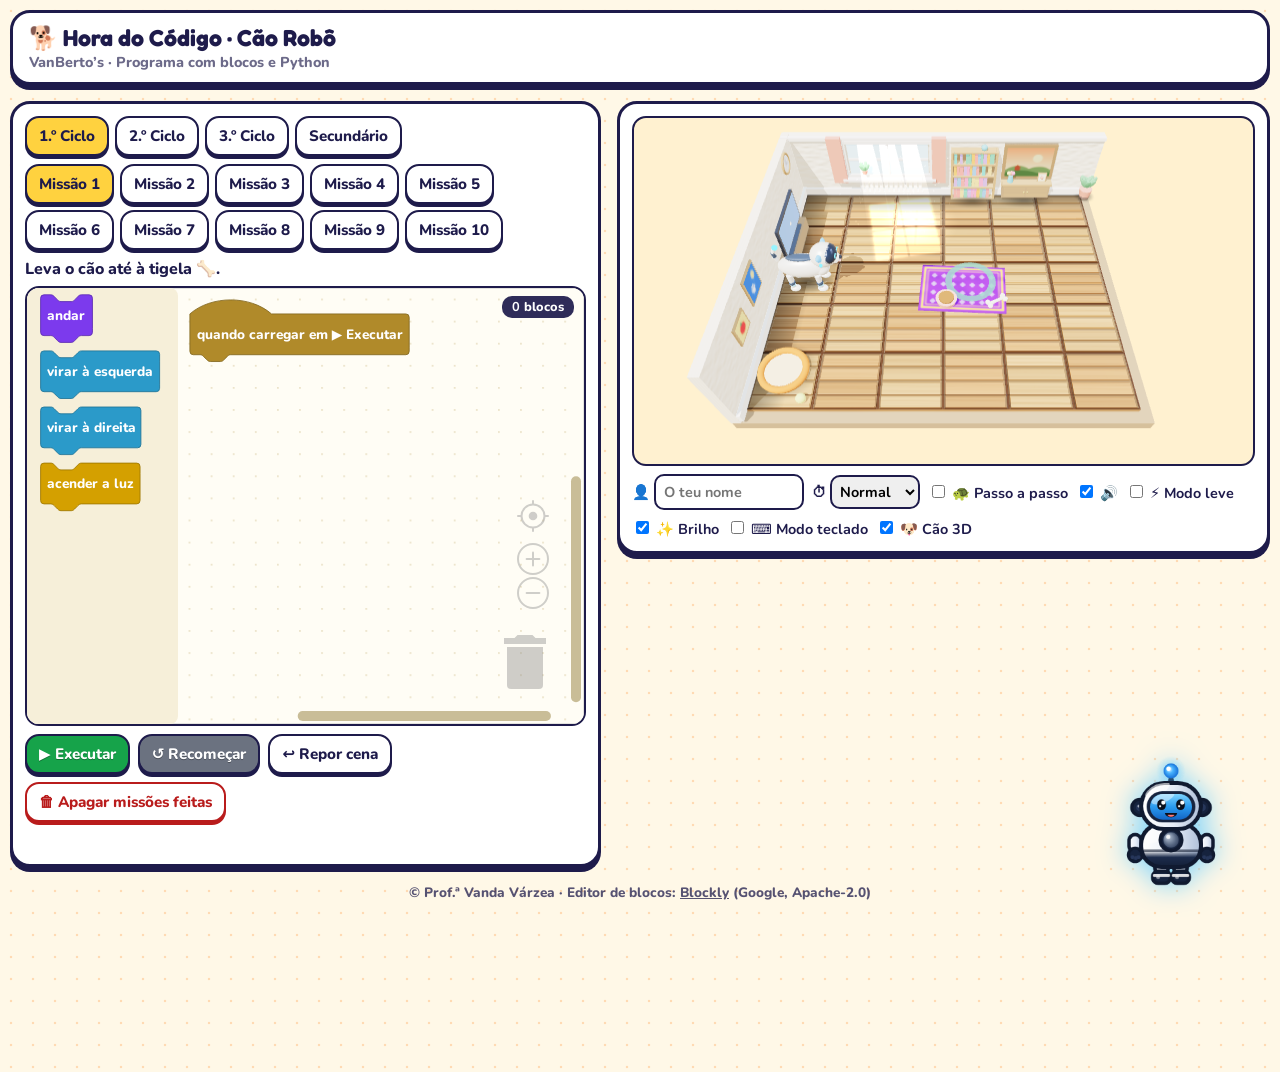
<file: blocos/casa-cao.html>
<!DOCTYPE html>
<html lang="pt-PT">
<head>
<meta charset="utf-8">
<meta name="viewport" content="width=device-width, initial-scale=1, viewport-fit=cover">
<meta name="theme-color" content="#fff8e7">
<title>Hora do Código · Cão Robô</title>
<link rel="preconnect" href="https://fonts.googleapis.com"><link rel="preconnect" href="https://fonts.gstatic.com" crossorigin><link href="https://fonts.googleapis.com/css2?family=Fredoka:wght@500;700&family=Nunito:wght@600;800&display=swap" rel="stylesheet">
<link rel="stylesheet" href="vb-jogo.css">
<style>
*{box-sizing:border-box}
#pyw{display:none}

.w{max-width:1260px}
.bwrap{position:relative}
#pyeb{display:none}
</style>
</head>
<body>
<div class="w">
<header><h1>🐕 Hora do Código · Cão Robô</h1><div class="sub">VanBerto’s · Programa com blocos e Python</div></header>
<div class="game">
<div class="card ed">
<div class="lv" id="cys"></div>
<div class="lv" id="lvs"></div>
<div id="mis"></div>
<div class="bwrap"><div id="bw"></div><div class="bcount"><b id="bc">0</b> blocos</div></div>
<div class="row">
<button id="go">▶ Executar</button>
<button id="clr">↺ Recomeçar</button>
<button id="rst">↩ Repor cena</button>
<button id="era" style="color:#b91c1c;border-color:#b91c1c;box-shadow:0 3px 0 #b91c1c">🗑 Apagar missões feitas</button>
<button id="pyb">🐍 Python</button>
</div>
<div id="msg"></div>
<div id="pyw"><div class="pyhd"><b>🐍 O mesmo programa em Python</b><button id="pye">✏️ Editar</button></div>
<div id="pyv" aria-live="off"></div>
<textarea id="py" rows="6" spellcheck="false"></textarea>
<div class="row" id="pyeb"><button id="pya" style="background:#3776ab">⬆ Usar este código</button></div>
<small class="pynote">Cada linha corresponde a um bloco. Enquanto o bloco trabalha, a linha de código que está a correr fica acesa.</small></div>
</div>
<div class="card stg">
<canvas id="cv" width="640" height="360"></canvas>
<div class="row"><label>👤 <input id="nm" type="text" placeholder="O teu nome"></label><label>⏱ <select id="sp"><option value="0.6">Devagar</option><option value="1" selected>Normal</option><option value="2">Rápido</option></select></label><label><input type="checkbox" id="stp"> 🐢 Passo a passo</label><label><input type="checkbox" id="snd" checked> 🔊</label><label><input type="checkbox" id="lt"> ⚡ Modo leve</label> <label><input type="checkbox" id="d3" checked> 🐶 Cão 3D</label></div>
</div>
</div>
<footer>© Prof.ª Vanda Várzea · Editor de blocos: <a href="https://developers.google.com/blockly" target="_blank" rel="noopener" style="color:inherit">Blockly</a> (Google, Apache-2.0)</footer>
</div>
<div id="fixed-robot-wrap"><div class="fixed-bubble" id="fixedRobotBubble" role="status" aria-live="polite">Olá! 😊</div><canvas class="fixed-robot" id="fixed-robot-cv" width="192" height="192" role="button" tabindex="0" aria-label="Robô VanBerto's — clica para falar"></canvas></div>
<div id="cert" style="display:none;position:fixed;inset:0;background:rgba(0,0,0,.6);z-index:50;padding:12px;overflow:auto"><div class="card" style="max-width:700px;margin:0 auto"><img id="cimg" alt="Certificado" style="width:100%"><div id="chist" style="margin:8px 0;font-weight:700;text-align:center;color:#444"></div><div class="row"><button id="cdl" style="background:#16a34a">⬇ Guardar PNG</button><button id="cpr" style="background:#3776ab">🖨️ Imprimir</button><button id="cx" style="background:#6b7280">Fechar</button></div></div></div>
<script src="three.min.js"></script>
<script src="vb-gfx.js"></script>
<script src="vb-core.js"></script>
<script src="vb-solucoes.js"></script>
<script src="vb-atmos.js"></script>
<script src="blockly_compressed.js"></script>
<script src="blockly-msg-pt.js"></script>
<script src="vb-editor.js"></script>
<script>
const $=s=>document.querySelector(s);
const NAME={F:'🐕 andar',L:'↺ virar à esquerda',R:'↻ virar à direita',luz:'💡 luz',porta:'🚪 abrir porta',rep:'🔁 repetir',wh:'🔄 enquanto caminho livre',ifO:'🔀 se luz apagada aqui',else:'↔ senão',end:'fim'};
const COL={F:'#7c3aed',L:'#2b9ac9',R:'#2b9ac9',luz:'#d4a000',porta:'#8a5a2b',rep:'#e0457b',wh:'#c2410c',ifO:'#0f9e78',else:'#2fb88f',end:'#9a8fd1'};
const PY={F:'andar()',L:'virar_esquerda()',R:'virar_direita()',luz:'luz()',porta:'abrir_porta()',wh:'while caminho_livre():',ifO:'if luz_apagada():'};
/*LOGIC*/
const OPEN=['rep','wh','ifO'];
const W=6,H=5,TS=1.6,DX=[1,0,-1,0],DY=[0,1,0,-1],key=(x,y)=>x+','+y;
const s=(x,y,d)=>({x,y,d});
const CY=[
{n:'1.º Ciclo',b:['F','L','R','luz'],py:0,lv:[
 {t:'Leva o cão até à tigela 🦴.',start:s(0,2,0),target:[3,2]},
 {t:'Leva o cão até à tigela. Atenção às curvas!',start:s(0,0,0),target:[2,2]},
 {t:'Acende o candeeiro 💡 e depois vai até à tigela.',start:s(0,1,0),lamps:[[2,1]],target:[2,3]},
 {t:'🐞 Encontra o erro! Era para levar o cão à tigela, mas o programa tem um erro. Corrige-o!',start:s(0,2,0),target:[3,2],pre:[{k:'F'},{k:'F'},{k:'L'},{k:'F'}]},
 {t:'Há um sofá no caminho! Contorna-o e leva o cão até à tigela.',start:s(0,1,0),walls:[[1,1]],target:[2,1]},
 {t:'Acende os 2 candeeiros e termina na tigela.',start:s(0,0,0),lamps:[[1,0],[3,0]],target:[3,0]},
 {t:'O cão começa virado para baixo! Acende o candeeiro e vai até à tigela.',start:s(2,0,1),lamps:[[2,1]],target:[4,1]},
 {t:'Leva o cão até ao canto de baixo à direita. Cuidado com as curvas!',start:s(0,0,0),target:[3,3]},
 {t:'Acende o candeeiro e depois vai até à tigela, que está no fim da curva.',start:s(0,0,0),lamps:[[2,0]],target:[2,2]},
 {t:'Há um sofá no caminho! Contorna-o, acende o candeeiro e vai até à tigela.',start:s(0,0,0),walls:[[1,0]],lamps:[[1,1]],target:[3,1]}]},
{n:'2.º Ciclo',b:['F','L','R','luz','rep'],py:0,lv:[
 {t:'Leva o cão até à tigela. Dica: usa o repetir!',start:s(0,0,0),target:[5,0]},
 {t:'Acende o candeeiro e continua até à tigela.',start:s(0,2,0),lamps:[[2,2]],target:[5,2]},
 {t:'Faz uma escada: repete andar, virar à direita, andar e virar à esquerda.',start:s(0,0,0),target:[3,3]},
 {t:'Vai até ao canto da sala e depois desce até à tigela. Usa o repetir duas vezes!',start:s(0,0,0),target:[5,3]},
 {t:'Há uma parede à frente do cão! Contorna-a fazendo um U: anda 3 passos, vira à direita, anda 2, vira à direita e anda 3.',start:s(0,0,0),walls:[[0,1],[1,1],[2,1]],target:[0,2]},
 {t:'Acende os 2 candeeiros do corredor de cima e vai até à tigela.',start:s(0,0,0),lamps:[[2,0],[4,0]],target:[5,0]},
 {t:'Acende os 3 candeeiros seguidos e vai até à tigela. Dica: o que se repete?',start:s(0,2,0),lamps:[[1,2],[2,2],[3,2]],target:[4,2]},
 {t:'Chega à tigela repetindo duas vezes o mesmo padrão: andar, andar e virar à direita.',start:s(0,0,0),target:[2,2]}]},
{n:'3.º Ciclo',b:['F','L','R','luz','porta','rep'],py:1,lv:[
 {t:'Acende os 2 candeeiros e termina na tigela.',start:s(0,0,0),lamps:[[2,0],[4,0]],target:[4,0]},
 {t:'A porta só abre quando o cão carrega no botão vermelho do chão. Chega à tigela!',start:s(0,2,0),doors:[{x:4,y:2,b:[3,2]}],walls:[[4,0],[4,1],[4,3],[4,4]],target:[5,2]},
 {t:'Acende o candeeiro, abre a porta e chega à tigela.',start:s(0,3,0),lamps:[[1,3]],doors:[{x:4,y:3,b:[3,3]}],walls:[[4,0],[4,1],[4,2],[4,4]],target:[5,3]},
 {t:'Duas portas seguidas! Cada porta tem o seu botão no chão. Chega à tigela.',start:s(0,2,0),doors:[{x:2,y:2,b:[1,2]},{x:4,y:2,b:[3,2]}],walls:[[2,0],[2,1],[2,3],[2,4],[4,0],[4,1],[4,3],[4,4]],target:[5,2]},
 {t:'Abre a porta com o botão, acende o candeeiro que está depois dela e vai até à tigela.',start:s(0,2,0),doors:[{x:3,y:2,b:[1,2]}],lamps:[[4,2]],walls:[[3,0],[3,1],[3,3],[3,4]],target:[5,2]},
 {t:'Corredor de baixo: o botão está a meio do caminho. Abre a porta e chega à tigela.',start:s(0,4,0),doors:[{x:4,y:4,b:[2,4]}],walls:[[4,0],[4,1],[4,2],[4,3]],target:[5,4]},
 {t:'Duas portas e um candeeiro! O candeeiro está em cima do botão da segunda porta. Acende-o, abre as portas e chega à tigela.',start:s(0,2,0),doors:[{x:2,y:2,b:[1,2]},{x:4,y:2,b:[3,2]}],lamps:[[3,2]],walls:[[2,0],[2,1],[2,3],[2,4],[4,0],[4,1],[4,3],[4,4]],target:[5,2]},
 {t:'Acende os 2 candeeiros seguidos, abre a porta e chega à tigela.',start:s(0,3,0),lamps:[[1,3],[2,3]],doors:[{x:4,y:3,b:[3,3]}],walls:[[4,0],[4,1],[4,2],[4,4]],target:[5,3]}]},
{n:'Secundário',b:['F','L','R','luz','porta','rep','wh','ifO','else'],py:2,lv:[
 {t:'O cão pode começar em sítios diferentes. Faz com que chegue sempre à tigela, no fim da sala. Usa «enquanto».',start:s(0,2,0),target:[5,2],max:3,tests:[{},{start:s(2,2,0)},{start:s(3,2,0)}]},
 {t:'Acende os 3 candeeiros e termina na tigela.',start:s(0,1,0),lamps:[[1,1],[3,1],[5,1]],target:[5,1],max:6},
 {t:'Alguns candeeiros já estão acesos! O botão 💡 liga e desliga. Garante que ficam todos acesos (usa «se»).',start:s(0,1,0),lamps:[[1,1],[2,1],[3,1]],target:[3,1],max:4,tests:[{on:[[1,1]]},{on:[[2,1]]},{on:[[1,1],[3,1]]},{on:[]}]},
 {t:'Percorre o corredor todo, sem saber que candeeiros estão acesos. Acende só os que estiverem apagados (usa «enquanto» e «se»).',start:s(0,1,0),lamps:[[1,1],[2,1],[3,1],[4,1],[5,1]],target:[5,1],max:4,tests:[{on:[]},{on:[[2,1],[4,1]]},{on:[[1,1],[3,1],[5,1]]},{on:[[1,1],[2,1]]}]},
 {t:'Abre a porta e depois usa «enquanto» para chegares à parede do fundo.',start:s(0,2,0),doors:[{x:3,y:2,b:[1,2]}],walls:[[3,0],[3,1],[3,3],[3,4]],target:[5,2],max:5},
 {t:'Porta e candeeiros! Abre a porta e acende só os candeeiros apagados até chegares à tigela.',start:s(0,2,0),doors:[{x:3,y:2,b:[1,2]}],lamps:[[2,2],[4,2]],walls:[[3,0],[3,1],[3,3],[3,4]],target:[5,2],max:7,tests:[{on:[]},{on:[[2,2]]},{on:[[4,2]]},{on:[[2,2],[4,2]]}]},
 {t:'O cão pode começar em sítios diferentes da fila de cima. Faz com que chegue sempre à tigela, no canto de baixo à direita (usa «enquanto» duas vezes).',start:s(0,0,0),target:[5,4],max:5,tests:[{},{start:s(2,0,0)},{start:s(4,0,0)}]},
 {t:'O corredor de cima acaba numa parede e os candeeiros podem estar acesos ou apagados. Acende só os apagados e depois desce até à tigela (usa «enquanto» e «se»).',start:s(0,0,0),lamps:[[1,0],[2,0],[3,0]],walls:[[4,0]],target:[3,4],max:8,tests:[{on:[]},{on:[[2,0]]},{on:[[1,0],[3,0]]},{on:[[1,0],[2,0],[3,0]]}]}]}
];
const OPT=[[3,5,6,3,7,5,5,7,6,7],[2,5,5,5,5,5,4,4],[4,5,7,5,6,5,8,7],[2,4,4,4,4,6,5,7]];
let prog=[];
const mk=(L,t)=>({start:t.start||L.start,target:t.target||L.target,lamps:L.lamps||[],walls:t.walls||L.walls||[],doors:L.doors||[],on:t.on||L.on||[]});
const blocked=(E,st,x,y)=>x<0||y<0||x>=W||y>=H||E.walls.some(w=>w[0]===x&&w[1]===y)||E.doors.some((d,i)=>d.x===x&&d.y===y&&!st.open.has(i));
function build(){return VB.build(prog,OPEN)}
function exec(nodes,E,st,out){
 for(const nd of nodes){
  if(st.stop||out.length>60)return;
  const k=nd.t.k,lampHere=E.lamps.some(l=>l[0]===st.x&&l[1]===st.y);
  if(k==='rep'){for(let j=0;j<nd.t.n&&!st.stop;j++)exec(nd.b,E,st,out)}
  else if(k==='wh'){let c=0;while(!st.stop&&c++<20&&!blocked(E,st,st.x+DX[st.d],st.y+DY[st.d]))exec(nd.b,E,st,out)}
  else if(k==='ifO'){exec(lampHere&&!st.lit.has(key(st.x,st.y))?nd.b:(nd.e||[]),E,st,out)}
  else{
   let bump=false;
   if(k==='F'){const nx=st.x+DX[st.d],ny=st.y+DY[st.d];if(blocked(E,st,nx,ny)){bump=true;st.stop=true}else{st.x=nx;st.y=ny}}
   else if(k==='L')st.d=(st.d+3)%4;
   else if(k==='R')st.d=(st.d+1)%4;
   else if(k==='luz'){if(lampHere){const q=key(st.x,st.y);st.lit.has(q)?st.lit.delete(q):st.lit.add(q)}else{st.err='luz';st.stop=true;bump=true}}
   else if(k==='porta'){if(E.doors.some(d=>d.b[0]===st.x&&d.b[1]===st.y))E.doors.forEach((d,i)=>{if(d.b[0]===st.x&&d.b[1]===st.y)st.open.add(i)});else{st.err='porta';st.stop=true;bump=true}}
   out.push({k,i:nd.i,x:st.x,y:st.y,d:st.d,lit:[...st.lit],open:[...st.open],bump});
  }
 }
}
function simulate(E){const st={x:E.start.x,y:E.start.y,d:E.start.d,lit:new Set(E.on.map(l=>key(l[0],l[1]))),open:new Set(),stop:false},out=[];exec(build(),E,st,out);return{st,out}}
const won=(E,st)=>st.x===E.target[0]&&st.y===E.target[1]&&E.lamps.every(l=>st.lit.has(key(l[0],l[1])));
/*ENDLOGIC*/

/* ---------- 3D ---------- */
const cv=$('#cv');
const R=new THREE.WebGLRenderer({canvas:cv,antialias:true});
R.outputEncoding=THREE.sRGBEncoding;R.toneMapping=THREE.ACESFilmicToneMapping;R.toneMappingExposure=1.0;
R.shadowMap.enabled=true;R.shadowMap.type=THREE.PCFSoftShadowMap;
const S=new THREE.Scene();S.background=new THREE.Color(0xfff1d0);
const cam=new THREE.PerspectiveCamera(42,16/9,.1,80);cam.position.set(0,10.5,8.5);cam.lookAt(0,0,.3);
S.add(new THREE.HemisphereLight(0xffffff,0xb89a6a,.22));
VBG.env(R,S,{top:'#bfe0ff',mid:'#fff3dc',bottom:'#c9a678',panelI:3});
const dl=new THREE.DirectionalLight(0xffe6bf,1.55);const fill=new THREE.DirectionalLight(0xbcd4ff,.28);fill.position.set(7,6,-4);S.add(fill);dl.position.set(-4,11,6);dl.castShadow=true;dl.shadow.mapSize.set(2048,2048);dl.shadow.bias=-.0004;dl.shadow.normalBias=.025;
Object.assign(dl.shadow.camera,{left:-9,right:9,top:7,bottom:-7,near:1,far:30});dl.shadow.camera.updateProjectionMatrix();S.add(dl);
const M=(c,r,m,e)=>new THREE.MeshStandardMaterial({color:c,roughness:r==null?.7:r,metalness:m==null?.05:m,emissive:e||0,envMapIntensity:.8});
function box(w,h,d,mat,x,y,z,p){const m=new THREE.Mesh(new THREE.BoxGeometry(w,h,d),mat);m.position.set(x,y,z);m.castShadow=m.receiveShadow=true;(p||S).add(m);return m}
function cyl(r1,r2,h,mat,p){const m=new THREE.Mesh(new THREE.CylinderGeometry(r1,r2,h,20),mat);m.castShadow=true;(p||S).add(m);return m}
const px=x=>(x-(W-1)/2)*TS,pz=y=>(y-(H-1)/2)*TS;
/* casa em corte */
box(W*TS+.6,.3,H*TS+.6,M(0x6b4a2b),0,-.25,0);
const FT=VBG.woodTex(W,H);const floor=new THREE.Mesh(new THREE.BoxGeometry(W*TS,.12,H*TS),new THREE.MeshStandardMaterial({map:FT.map,bumpMap:FT.bump,bumpScale:1.2,roughness:.5,metalness:.02,envMapIntensity:.7}));floor.position.set(0,-.04,0);floor.receiveShadow=true;S.add(floor);
const wallM=c=>{const m=M(c,.92);m.bumpMap=VBG.noise(128,128,.35,4,2);m.bumpScale=.07;return m};
box(W*TS+.6,2.4,.25,wallM(0xf2e6cf),0,1.1,-H*TS/2-.2);
box(.25,2.4,H*TS+.6,wallM(0xefdcc0),-W*TS/2-.2,1.1,0);
const trim=M(0xffffff,.45);box(W*TS+.6,.3,.1,trim,0,.15,-H*TS/2-.025);box(.1,.3,H*TS+.6,trim,-W*TS/2-.025,.15,0);box(W*TS+.6,.12,.14,trim,0,2.25,-H*TS/2-.04);
box(2.6,1.2,.08,M(0x8fd0ff,.15,.1,0x3a7fb8),-1.8,1.5,-H*TS/2-.06);
{const wz=-H*TS/2-.02,wf=M(0xffffff,.45);box(2.8,.1,.12,wf,-1.8,2.14,wz);box(2.8,.1,.12,wf,-1.8,.86,wz);box(.1,1.3,.12,wf,-3.2,1.5,wz);box(.1,1.3,.12,wf,-.4,1.5,wz);box(.06,1.2,.1,wf,-1.8,1.5,wz);box(2.6,.06,.1,wf,-1.8,1.5,wz);box(3.1,.08,.3,wf,-1.8,.8,wz+.1);const cu=M(0xd0584a,.9);box(.45,1.7,.16,cu,-3.45,1.5,wz+.08);box(.45,1.7,.16,cu,-.15,1.5,wz+.08)}
{const pz2=-H*TS/2-.04;box(1.7,1.3,.1,M(0x5a3a1e,.5),2.8,1.4,pz2);const pt=new THREE.Mesh(new THREE.PlaneGeometry(1.5,1.1),new THREE.MeshBasicMaterial({map:VBG.painting()}));pt.position.set(2.8,1.4,pz2+.06);S.add(pt)}
const rugMat=new THREE.MeshStandardMaterial({map:VBG.rugTex(),roughness:.95,bumpMap:VBG.noise(64,64,.4,6,4),bumpScale:.4});
{const wl=new THREE.Mesh(new THREE.PlaneGeometry(2.8,2.0),new THREE.MeshBasicMaterial({map:VBG.windowLight(),transparent:true,opacity:.28,blending:THREE.AdditiveBlending,depthWrite:false}));wl.rotation.x=-Math.PI/2;wl.position.set(-.9,.065,-H*TS/2+1.5);S.add(wl)}
{const pl=new THREE.Group();pl.position.set(W*TS/2+.12,0,-H*TS/2+.05);S.add(pl);cyl(.22,.17,.34,M(0xd0584a,.8),pl).position.y=.17;for(let i=0;i<7;i++){const a=i/7*Math.PI*2,l=new THREE.Mesh(new THREE.SphereGeometry(.2,12,8),M(0x2f8f4e,.7));l.scale.set(.5,1.2,.25);l.position.set(Math.cos(a)*.14,.62,Math.sin(a)*.14);l.rotation.z=-Math.cos(a)*.5;l.rotation.x=Math.sin(a)*.5;l.castShadow=true;pl.add(l)}VBG.blob(pl,0,.02,0,.7,.7,.5)}
/* cão robô */
const dog=new THREE.Group();S.add(dog);
const dm=M(0xf4f7ff,.28,.25),db=M(0x16233e,.35,.5),blue=M(0x2a9bf0,.25,.1,0x1366c6);
const vbTex=(w,h,fn)=>{const c=document.createElement('canvas');c.width=w;c.height=h;fn(c.getContext('2d'),w,h);const t=new THREE.CanvasTexture(c);t.encoding=THREE.sRGBEncoding;return t};
const vbPaw=(g,x,y,s,col)=>{g.fillStyle=col;g.beginPath();g.ellipse(x,y+s*.35,s*.95,s*.75,0,0,7);g.fill();[[-1.1,-.3,.38],[-.4,-1.0,.4],[.4,-1.0,.4],[1.1,-.3,.38]].forEach(t=>{g.beginPath();g.arc(x+t[0]*s,y+t[1]*s,t[2]*s,0,7);g.fill()})};

/* ---------- VanBerto's cão-robô: a ilustração oficial como personagem (cartão em pé, virado para a câmara) ---------- */
const DOG_IMG='[data-uri]';
const DOG_A=2.3,DOG_AR=0.958;
const dHead=new THREE.Group(),dTail=new THREE.Group(),legs=[0,1,2,3].map(()=>new THREE.Group());dog.add(dHead,dTail);legs.forEach(l=>dog.add(l));
const dogTex=new THREE.Texture();dogTex.encoding=THREE.sRGBEncoding;dogTex.generateMipmaps=false;dogTex.minFilter=THREE.LinearFilter;dogTex.magFilter=THREE.LinearFilter;
const dogMat=new THREE.MeshBasicMaterial({map:dogTex,transparent:true,alphaTest:.02,toneMapped:false,side:THREE.DoubleSide});
const dogGeo=new THREE.PlaneGeometry(1,1);dogGeo.translate(0,.5,0);
const dogPivot=new THREE.Group();dog.add(dogPivot);
const dogSpr=new THREE.Mesh(dogGeo,dogMat);dogSpr.visible=false;dogSpr.renderOrder=3;dogPivot.add(dogSpr);
{const im=new Image();im.onload=()=>{dogTex.image=im;dogTex.needsUpdate=true;dogSpr.visible=!dog3d};im.src=DOG_IMG}
VBG.blob(dog,0,.01,0,1.5,.9,.55);
/* o cartão olha sempre para a câmara; espelha-se para o lado para onde o cão anda (a ilustração olha para a esquerda) */
let dogFlip=false,dogPulse=0,dogRoll=0;
/* poses extra do cão por ação: patas (0,1 = da frente), cabeça a olhar para o lado (dogLook) e a subir/descer (dogNod) */
const dogLegs=[0,0,0,0];let dogLook=0,dogNod=0;
/* ---------- cão-robô em 3D (modelo procedural; a ilustração fica como alternativa em «Cão 3D» desligado) ---------- */
let dog3d=true,walkK=0,dogHappyUntil=0;try{if(localStorage.getItem('vb-dog3d')==='0')dog3d=false}catch(e){}
const dogBody=new THREE.Group();dog.add(dogBody);dogBody.scale.setScalar(.95);dogBody.position.x=.04;
{
 const cyanM=new THREE.MeshBasicMaterial({color:0x4fe6ff,toneMapped:false}),earM=M(0x1a62d4,.6,.04,0x0a3d9e),pinkM=M(0xff5d7a,.5),blackM=M(0x0a0c12,.25,.3),visM=M(0x0b1226,.12,.65);
 const dE=(rx,ry,rz,mat,x,y,z,p)=>{const m=new THREE.Mesh(new THREE.SphereGeometry(1,28,18),mat);m.scale.set(rx,ry,rz);m.position.set(x,y,z);m.castShadow=true;(p||dogBody).add(m);return m};
 const dC=(r1,r2,h,mat,x,y,z,p)=>{const m=new THREE.Mesh(new THREE.CylinderGeometry(r1,r2,h,18),mat);m.position.set(x,y,z);m.castShadow=true;(p||dogBody).add(m);return m};
 /* corpo */
 dE(.78,.38,.36,dm,0,.82,0);dE(.42,.06,.15,db,-.04,1.17,0);dE(.26,.23,.28,dm,.5,.76,0);
 /* coleira + medalha */
 const gz=new THREE.Group();gz.position.set(.52,1.06,0);gz.rotation.z=.7;dogBody.add(gz);
 const ring=new THREE.Mesh(new THREE.TorusGeometry(.2,.05,12,28),blue);ring.rotation.y=Math.PI/2;gz.add(ring);
 const tag=dE(.05,.075,.09,blue,.68,.88,0);dE(.03,.04,.05,dm,.73,.88,0);
 /* cabeça */
 dogBody.add(dHead);dHead.position.set(.68,1.3,0);
 dE(.4,.37,.38,dm,0,0,0,dHead);dE(.23,.27,.34,visM,.17,.04,0,dHead);
 [-1,1].forEach(s=>{const a=new THREE.Mesh(new THREE.TorusGeometry(.07,.022,8,18,Math.PI),cyanM);a.rotation.y=Math.PI/2;a.position.set(.385,.06,s*.13);dHead.add(a)});
 dE(.17,.14,.19,dm,.3,-.14,0,dHead);dE(.05,.04,.065,blackM,.47,-.1,0,dHead);dE(.07,.025,.06,pinkM,.4,-.25,0,dHead);
 const dogEars=[];[-1,1].forEach(s=>{const pv=new THREE.Group();pv.position.set(-.05,.3,s*.34);pv.rotation.x=s*.95;dHead.add(pv);dE(.1,.32,.13,earM,0,-.26,s*.1,pv);dogEars.push(pv)});
 [-1,1].forEach(s=>dE(.05,.06,.04,cyanM,-.02,-.04,s*.39,dHead));
 /* pernas: pivô na anca, rodam em z */
 [[.42,.27],[.42,-.27],[-.42,.27],[-.42,-.27]].forEach((p,i)=>{const l=legs[i];dogBody.add(l);l.position.set(p[0],.7,p[1]);
  dC(.1,.085,.34,dm,0,-.18,0,l);dE(.1,.1,.1,db,0,-.36,0,l);dC(.08,.075,.24,dm,0,-.49,0,l);dC(.092,.092,.05,blue,0,-.43,0,l);dE(.16,.095,.125,dm,.045,-.62,0,l);dE(.05,.02,.07,cyanM,.06,-.71,0,l)});
 /* cauda às riscas com ponta ciano */
 dogBody.add(dTail);dTail.position.set(-.74,1.04,0);
 [[-.02,.09,.35],[-.03,.25,.1],[.0,.4,-.3]].forEach((s,i)=>{const c=dC(.055,.055,.17,i%2?db:dm,s[0],s[1],0,dTail);c.rotation.z=s[2]});
 dE(.085,.085,.085,cyanM,.07,.52,0,dTail);
 dogBody.userData.ears=dogEars;
}
dogBody.traverse(o=>{if(o.isMesh)o.receiveShadow=false});
function applyDog(){dogBody.visible=dog3d;dogSpr.visible=!dog3d&&!!dogTex.image}
{const c=document.getElementById('d3');if(c){c.checked=dog3d;c.onchange=()=>{dog3d=c.checked;try{localStorage.setItem('vb-dog3d',dog3d?'1':'0')}catch(e){}applyDog()}}}
applyDog();
function dog3dUpdate(){
 const t=performance.now()/1000,w=walkK>0&&walkK<1,happy=performance.now()<dogHappyUntil;
 legs.forEach((l,i)=>{l.rotation.z=(w?Math.sin(walkK*Math.PI*4+(i===0||i===3?0:Math.PI))*.55:0)+dogLegs[i]});
 dogBody.position.y=w?Math.abs(Math.sin(walkK*Math.PI*4))*.07:Math.sin(t*2.2)*.012;
 dogBody.rotation.z=dogRoll;
 dTail.rotation.y=Math.sin(t*(happy?16:5))*(happy?.7:.35);
 dogBody.userData.ears.forEach((e,i)=>{e.rotation.z=Math.sin(t*2+i)*.05+(w?Math.sin(walkK*Math.PI*4)*.15:0)});
 dHead.rotation.z=Math.sin(t*1.3)*.04+dogNod;dHead.rotation.y=(happy?Math.sin(t*9)*.18:0)+dogLook;
}
function dogUpdate(){
 if(dog3d){dog3dUpdate();return}
 const fx=Math.cos(dog.rotation.y);
 if(Math.abs(fx)>.2){const f=fx>0;if(f!==dogFlip){dogFlip=f;dogTex.repeat.x=f?-1:1;dogTex.offset.x=f?1:0;dogPulse=1}}
 dogPulse*=.84;const t=performance.now()/1000;
 const dx=cam.position.x-dog.position.x,dz=cam.position.z-dog.position.z,dy=cam.position.y-dog.position.y,th=Math.atan2(dy,Math.hypot(dx,dz)),al=Math.min(.28,.3*th);
 dogPivot.rotation.y=Math.atan2(dx,dz)-dog.rotation.y;
 const A=DOG_A*(1+.012*Math.sin(t*2.6)+.12*dogPulse),Hh=A/Math.cos(th-al);
 dogSpr.rotation.set(-al,0,dogRoll);
 dogSpr.scale.set(DOG_A*DOG_AR*(1-.28*dogPulse),Hh,1);
}

/* sala mais composta: estante, aparador, radiador, TV, quadros, relógio, cama do cão, bola */
{
 const wz=-H*TS/2-.075,wx=-W*TS/2-.075,wood=M(0x8b5a2b,.6),wood2=M(0x6b4a2b,.65),wht=M(0xffffff,.5);
 const pal=[0xe5484d,0x3b82f6,0xf5b83d,0x22a06b,0x8b5cf6,0xf97316,0x14b8a6,0xec4899];
 let rs=7;const rnd=()=>(rs=(rs*9301+49297)%233280)/233280;
 const sm=(r,mat,x,y,z,p,sx,sy,sz)=>{const m=new THREE.Mesh(new THREE.SphereGeometry(r,14,10),mat);m.position.set(x,y,z);m.scale.set(sx||1,sy||1,sz||1);m.castShadow=true;(p||S).add(m);return m};
 /* estante de livros (parede do fundo) */
 {const g=new THREE.Group();g.position.set(1.0,0,wz+.17);S.add(g);
  box(1.5,1.9,.04,wood2,0,.95,-.13,g);box(.06,1.9,.3,wood,-.72,.95,0,g);box(.06,1.9,.3,wood,.72,.95,0,g);
  [.03,.52,.98,1.44,1.9].forEach(y=>box(1.5,.05,.3,wood,0,y,0,g));
  [.055,.545,1.005,1.465].forEach(y0=>{let x=-.65;while(x<.62){const w=.07+rnd()*.07,h=.27+rnd()*.12;if(x+w>.66)break;
   box(w,h,.2,M(pal[(rnd()*pal.length)|0],.7),x+w/2,y0+h/2,0,g);x+=w+.012+(rnd()<.15?.09:0)}});
  sm(.1,M(0x2b9ac9,.4,.1),.3,1.97+.04,0,g);VBG.blob(g,0,.02,.25,1.7,.7,.4)}
 /* aparador debaixo do quadro, com jarra e fotografia */
 {const g=new THREE.Group();g.position.set(2.8,0,wz+.19);S.add(g);
  box(1.7,.07,.36,wood,0,.66,0,g);box(1.6,.5,.3,wood2,0,.37,0,g);
  [-.75,.75].forEach(x=>box(.06,.12,.06,wood,x,.06,0,g));
  box(.72,.4,.012,wood,-.38,.37,.156,g);box(.72,.4,.012,wood,.38,.37,.156,g);
  [-.06,.06].forEach(x=>sm(.03,M(0xffd34d,.3,.8),x,.37,.175,g));
  const v=cyl(.07,.1,.26,M(0x2b9ac9,.3),g);v.position.set(-.55,.83,0);
  [[0,.14,0xe5484d],[-.07,.1,0xf5b83d],[.07,.1,0xec4899]].forEach(f=>sm(.07,M(f[2],.6),-.55+f[0],1.0+f[1]*.4,0,g));
  box(.3,.36,.03,wood,.5,.88,0,g);box(.24,.3,.012,M(0xfff1d0,.8),.5,.88,.02,g);sm(.05,M(0xd0584a,.7),.5,.88,.03,g);
  VBG.blob(g,0,.02,.2,2.0,.7,.4)}
 /* mancha de sol a entrar pela janela (aditiva, só decorativa) */
 {const c=document.createElement('canvas');c.width=c.height=256;const x=c.getContext('2d');
  for(let i=0;i<2;i++)for(let j=0;j<2;j++){x.fillStyle='rgba(255,236,190,1)';x.fillRect(14+i*118,14+j*118,110,110)}
  x.filter='blur(7px)';x.drawImage(c,0,0);x.filter='none';
  const g=x.createLinearGradient(0,0,0,256);g.addColorStop(0,'rgba(0,0,0,0)');g.addColorStop(1,'rgba(0,0,0,.55)');x.globalCompositeOperation='destination-out';x.fillStyle=g;x.fillRect(0,0,256,256);
  const t=new THREE.CanvasTexture(c);t.encoding=THREE.sRGBEncoding;
  const m=new THREE.Mesh(new THREE.PlaneGeometry(2.3,2.9),new THREE.MeshBasicMaterial({map:t,transparent:true,opacity:.42,blending:THREE.AdditiveBlending,depthWrite:false,toneMapped:false}));
  m.rotation.x=-Math.PI/2;m.rotation.z=.18;m.position.set(-1.3,.04,wz+1.75);m.renderOrder=2;S.add(m);window.__sun=m}
 if(window.VBA){VBA.post.thr=.985;VBA.post.amount=.3;[-2.5,-1.8,-1.1].forEach(x=>VBA.ray(S,x,2.08,wz+.05,x+.55,.05,wz+2.2,.5,.9,0xffe7b0,.16));
  VBA.dust(S,{x0:-3.2,x1:.3,y0:.2,y1:2.2,z0:wz+.1,z1:wz+2.6,color:0xfff2cf},45,.05,.55);
  VBA.wallAO(S,W*TS,0,-H*TS/2+.45,0,.32);VBA.wallAO(S,H*TS,-W*TS/2+.45,0,Math.PI/2,.32)}
 /* radiador debaixo da janela + planta no parapeito */
 {const g=new THREE.Group();g.position.set(-1.8,0,wz+.09);S.add(g);
  for(let i=0;i<13;i++)box(.1,.46,.08,wht,-1.0+i*.1667,.45,0,g);box(2.2,.05,.1,wht,0,.72,0,g);box(2.2,.05,.1,wht,0,.2,0,g);
  const pt=cyl(.09,.07,.14,M(0xd0584a,.8),g);pt.position.set(-.8,.91+.2,.1);
  for(let i=0;i<5;i++){const a=i/5*Math.PI*2;const l=sm(.13,M(0x2f8f4e,.7),-.8+Math.cos(a)*.08,1.2+.07,.1+Math.sin(a)*.08,g,.45,1.2,.25);l.rotation.z=-Math.cos(a)*.5;l.rotation.x=Math.sin(a)*.5}}
 /* televisão em cima do móvel (parede da esquerda) */
 {const g=new THREE.Group();g.position.set(wx+.24,0,-1.3);S.add(g);
  box(.42,.5,2.1,wood2,0,.25,0,g);[-.9,.9].forEach(z=>box(.3,.1,.08,wood,0,.05,z,g));
  box(.08,1.05,1.85,M(0x0b0f1a,.3,.3),.06,1.2,0,g);box(.02,.93,1.72,M(0x10204a,.2,.1,0x2358c4),.11,1.2,0,g);
  box(.14,.07,1.3,db,.1,.54,0,g);
  const cm=cyl(.05,.05,.02,M(0xffffff,.4),g);cm.rotation.z=Math.PI/2;cm.position.set(.13,1.2,0);
  VBG.blob(g,0,.02,0,1.0,2.4,.4)}
 /* quadros e relógio na parede da esquerda */
 {const tex=(fn)=>new THREE.MeshBasicMaterial({map:vbTex(128,128,fn)});
  [[1.3,1.6,.9,.7,(g)=>{g.fillStyle='#3b82f6';g.fillRect(0,0,128,128);g.fillStyle='#fde68a';g.beginPath();g.arc(92,38,18,0,7);g.fill();vbPaw(g,50,86,16,'#ffffff')}],
   [2.5,1.4,.6,.6,(g)=>{g.fillStyle='#fde68a';g.fillRect(0,0,128,128);g.fillStyle='#e5484d';g.beginPath();g.arc(64,70,34,0,7);g.fill();g.fillStyle='#22a06b';g.fillRect(58,24,12,22)}]].forEach(q=>{
   box(.05,q[2]*.9+.1,q[3]+.1,wood,wx+.03,q[1],q[0]);
   const p=new THREE.Mesh(new THREE.PlaneGeometry(q[3],q[2]*.9),tex(q[4]));p.rotation.y=Math.PI/2;p.position.set(wx+.062,q[1],q[0]);S.add(p)});
  const ck=new THREE.Mesh(new THREE.CircleGeometry(.3,32),new THREE.MeshBasicMaterial({map:vbTex(128,128,(g)=>{g.fillStyle='#fff';g.fillRect(0,0,128,128);g.fillStyle='#16233e';for(let i=0;i<12;i++){const a=i/12*Math.PI*2;g.beginPath();g.arc(64+Math.sin(a)*52,64-Math.cos(a)*52,i%3?3:6,0,7);g.fill()}g.lineCap='round';g.strokeStyle='#16233e';g.lineWidth=7;g.beginPath();g.moveTo(64,64);g.lineTo(64,28);g.stroke();g.lineWidth=5;g.beginPath();g.moveTo(64,64);g.lineTo(92,76);g.stroke();g.strokeStyle='#e5484d';g.lineWidth=3;g.beginPath();g.moveTo(64,64);g.lineTo(40,90);g.stroke()})}));
  ck.rotation.y=Math.PI/2;ck.position.set(wx+.07,2.0,-3.1);S.add(ck);
  const cr=new THREE.Mesh(new THREE.TorusGeometry(.3,.04,8,32),wood);cr.rotation.y=Math.PI/2;cr.position.set(wx+.06,2.0,-3.1);S.add(cr)}
 /* cama do cão e bola */
 {const g=new THREE.Group();g.position.set(wx+.78,0,2.95);S.add(g);
  cyl(.64,.64,.06,M(0xc2410c,.85),g).position.y=.03;cyl(.5,.5,.09,M(0xfdba74,.95),g).position.y=.06;
  const rim=new THREE.Mesh(new THREE.TorusGeometry(.57,.09,10,28),M(0xc2410c,.85));rim.rotation.x=Math.PI/2;rim.position.y=.1;rim.castShadow=true;g.add(rim);
  VBG.blob(g,0,.01,0,1.7,1.7,.35);
  sm(.13,M(0xd7f542,.6),-3.5-g.position.x,.13,3.75-g.position.z,g)}
}
let ang=0,SPD=1;
/* objetos de cada missão */
const LVG=new THREE.Group();S.add(LVG);const lampObjs=[],doorObjs=[];
function label(txt,col){const c=document.createElement('canvas');c.width=256;c.height=96;const g=c.getContext('2d');g.fillStyle='rgba(30,27,75,.92)';g.beginPath();if(g.roundRect)g.roundRect(4,8,248,80,24);else g.rect(4,8,248,80);g.fill();g.strokeStyle=col;g.lineWidth=6;g.stroke();g.fillStyle='#fff';g.font='bold 46px system-ui,sans-serif';g.textAlign='center';g.textBaseline='middle';g.fillText(txt,128,50);const t=new THREE.CanvasTexture(c);t.encoding=THREE.sRGBEncoding;const sp=new THREE.Sprite(new THREE.SpriteMaterial({map:t,transparent:true,depthTest:false}));sp.scale.set(1.5,.56,1);sp.renderOrder=10;return sp}
function setLamp(i,on){const o=lampObjs[i];if(!o)return;o.shade.material.emissive.set(on?0xffd34d:0);o.glow.material.opacity=on?.55:0}
function show(E){
 while(LVG.children.length)LVG.remove(LVG.children[0]);lampObjs.length=doorObjs.length=0;
 E.walls.forEach(w=>{box(TS*.8,.6,TS*.8,M(0x6b3f22,.8),px(w[0]),.3,pz(w[1]),LVG);box(TS*.8,.25,TS*.3,M(0xd0584a,.8),px(w[0]),.72,pz(w[1])-TS*.25,LVG)});
 E.lamps.forEach((l,i)=>{
  const g=new THREE.Group();g.position.set(px(l[0])+.45,0,pz(l[1])-.45);LVG.add(g);
  cyl(.2,.25,.08,db,g).position.y=.04;cyl(.04,.04,1.2,db,g).position.y=.65;
  const shade=cyl(.2,.34,.34,M(0xfff4d0,.6),g);shade.position.y=1.35;
  const glow=new THREE.Mesh(new THREE.CircleGeometry(1.1,24),new THREE.MeshBasicMaterial({color:0xffe08a,transparent:true,opacity:0,blending:THREE.AdditiveBlending,depthWrite:false}));
  glow.rotation.x=-Math.PI/2;glow.position.set(px(l[0]),.1,pz(l[1]));LVG.add(glow);
  lampObjs.push({shade,glow});setLamp(i,E.on.some(o=>o[0]===l[0]&&o[1]===l[1]));
 });
 E.doors.forEach(d=>{
  const dg=new THREE.Group();dg.position.set(px(d.x),0,pz(d.y));LVG.add(dg);
  const dk=M(0x3a2a1a,.7),m=box(.22,1.5,TS*.88,M(0xb7791f,.55),0,.75,0,dg);
  box(.3,1.75,.2,dk,0,.875,-TS*.47,dg);box(.3,1.75,.2,dk,0,.875,TS*.47,dg);box(.3,.2,TS*.95,dk,0,1.8,0,dg);
  const kn=new THREE.Mesh(new THREE.SphereGeometry(.08,12,10),M(0xffd34d,.3,.8));kn.position.set(.16,.8,.45);dg.add(kn);
  const lp=label('Porta','#b7791f');lp.position.set(0,2.35,0);dg.add(lp);
  const bt=new THREE.Group();bt.position.set(px(d.b[0]),.1,pz(d.b[1]));LVG.add(bt);
  cyl(.52,.52,.05,M(0xffffff,.4),bt);cyl(.42,.42,.12,M(0x6b0f0f,.5),bt).position.y=.07;
  const cap=cyl(.34,.34,.12,M(0xff2d2d,.35,.1,0xcc0000),bt);cap.position.y=.18;
  const lb=label('Botão','#ff2d2d');lb.position.set(0,1.0,0);bt.add(lb);
  doorObjs.push({m,b:cap,open:false});
 });
 const tx=px(E.target[0]),tz=pz(E.target[1]);
 const ring=new THREE.Mesh(new THREE.RingGeometry(.55,.75,32),new THREE.MeshBasicMaterial({color:0x2ee6a6,transparent:true,opacity:.85,side:THREE.DoubleSide}));ring.rotation.x=-Math.PI/2;ring.position.set(tx,.09,tz);LVG.add(ring);
 const sx=tx>0?-1:1,sz=tz>0?-1:1,bx=tx+sx*.72,bz=tz+sz*.72,rx=Math.max(-W*TS/2+1.25,Math.min(W*TS/2-1.25,tx+sx*.23)),rz=Math.max(-H*TS/2+.85,Math.min(H*TS/2-.85,tz+sz*.23)); /* tigela no canto do quadrado (virado para o interior): o cão pára no centro e não a pisa */
 const rug=box(2.5,.04,1.7,rugMat,rx,.03,rz,LVG);rug.rotation.y=-.05;
 const bw=cyl(.31,.26,.18,M(0xff6b6b,.5),LVG);bw.position.set(bx,.14,bz);
 cyl(.22,.22,.05,M(0x5a2a0c,.9),LVG).position.set(bx,.24,bz);
 {const bn=new THREE.Group();bn.position.set(Math.max(-W*TS/2+.45,Math.min(W*TS/2-.45,tx-sx*.72)),.09,tz+sz*.72);bn.rotation.y=.5;LVG.add(bn);const bm=M(0xfff4d0,.6);const sh=cyl(.05,.05,.5,bm,bn);sh.rotation.z=Math.PI/2;[[-.25,.07],[-.25,-.07],[.25,.07],[.25,-.07]].forEach(p=>{const k=new THREE.Mesh(new THREE.SphereGeometry(.08,10,8),bm);k.position.set(p[0],0,p[1]);k.castShadow=true;bn.add(k)})}
 dog.position.set(px(E.start.x),.03,pz(E.start.y));ang=-E.start.d*Math.PI/2;dog.rotation.y=ang;legs.forEach(l=>l.rotation.z=0);dogLegs.fill(0);dogLook=0;dogNod=0;dogRoll=0;
}
function size(){const w=cv.clientWidth||640;R.setPixelRatio(light?.5:Math.min(window.devicePixelRatio||1,2));R.setSize(w,w*9/16,false)}
function setLight(v,auto){light=v;if(window.__sun)window.__sun.visible=!v;window.VBA&&VBA.setLight(S,v);$('#lt').checked=v;R.shadowMap.enabled=!v;S.environment=v?null:VBG.envTex;dl.castShadow=!v;S.traverse(o=>{if(o.material)o.material.needsUpdate=true});size();if(auto)say('Fiz o modo leve para ajudar este computador. 😉')}
let light=false,fr=0,acc=0,last=performance.now();
$('#lt').onchange=e=>setLight(e.target.checked);
addEventListener('resize',size);size();
(function loop(){requestAnimationFrame(loop);const n=performance.now();acc+=n-last;last=n;if(++fr===90&&!light&&acc/90>45)setLight(true,true);dogUpdate();const P=window.VBA&&VBA.post.begin(R);R.render(S,cam);if(P)VBA.post.end(R)})();
/* animação */
let stopReq=false; /* o aluno carregou em «Parar»: as animações acabam logo e o programa pára no passo seguinte */
const T=(f,ms)=>new Promise(r=>{const t0=performance.now();(function l(){const k=stopReq?1:Math.min(1,(performance.now()-t0)*SPD/ms);f(k);k<1?requestAnimationFrame(l):r()})()});
const lerp=(a,b,k)=>a+(b-a)*k;
const swing=k=>{const s=Math.sin(k*Math.PI*4);dogSpr.position.y=k>=1?0:Math.abs(s)*.16;dogRoll=k>=1?0:s*.07;walkK=k>=1?0:k};
const hop=ms=>T(k=>dog.position.y=.03+Math.sin(k*Math.PI)*.5,ms||300);
async function play(a){
 if(a.bump&&a.k!=='F')beep(160,.3,'sawtooth');
 if(a.k==='F'){
  const x0=dog.position.x,z0=dog.position.z,x1=px(a.x),z1=pz(a.y);
  if(a.bump){beep(160,.3,'sawtooth');T(k=>{dogRoll=-Math.sin(k*Math.PI)*.22},600);await T(k=>{const b=Math.sin(k*Math.PI)*.4;dog.position.x=x0+DX[a.d]*b;dog.position.z=z0+DY[a.d]*b},300)}
  else{beep(330,.08);await T(k=>{dog.position.x=lerp(x0,x1,k);dog.position.z=lerp(z0,z1,k);swing(k)},380);swing(0)}
 }else if(a.k==='L'||a.k==='R'){
  /* virar: o cão olha primeiro para o lado e só depois roda o corpo; som mais agudo à direita, mais grave à esquerda */
  const sg=a.k==='L'?1:-1,dl_=sg*Math.PI/2,a0=ang;
  beep(a.k==='L'?330:520,.06);beep(a.k==='L'?260:660,.06,'sine',.08);
  await T(k=>{const e=Math.max(0,(k-.25)/.75);dog.rotation.y=a0+dl_*e*e*(3-2*e);dogLook=sg*.7*Math.sin(k*Math.PI)},340);
  dogLook=0;ang=a0+dl_;
 }else if(a.k==='luz'){
  const i=lampObjs.length?(window.__E?window.__E.lamps.findIndex(l=>l[0]===a.x&&l[1]===a.y):-1):-1;
  if(i<0){ /* não há candeeiro aqui: abana a cabeça «não» */
   beep(160,.3,'sawtooth');await T(k=>{dogLook=Math.sin(k*Math.PI*6)*.6*(1-k)},520);dogLook=0;
  }else{ /* levanta-se nas patas de trás, toca no candeeiro e este pisca */
   const on=a.lit.includes(key(a.x,a.y)),o=lampObjs[i];
   beep(520,.1,'triangle');
   await T(k=>{const e=Math.sin(k*Math.PI/2);dogRoll=(dog3d?.5:.12)*e;dogNod=.5*e;dogLegs[0]=dogLegs[1]=1.1*e;dog.position.y=.03+(dog3d?.04:.3)*e},330);
   setLamp(i,on);beep(on?880:330,.15,'sine');dogHappyUntil=performance.now()+(on?900:0);
   const s0=o.glow.scale.clone();
   await T(k=>o.glow.scale.copy(s0).multiplyScalar(1+.35*Math.sin(k*Math.PI)),300);o.glow.scale.copy(s0);
   await T(k=>{const e=Math.cos(k*Math.PI/2);dogRoll=(dog3d?.5:.12)*e;dogNod=.5*e;dogLegs[0]=dogLegs[1]=1.1*e;dog.position.y=.03+(dog3d?.04:.3)*e},260);
   dogRoll=0;dogNod=0;dogLegs[0]=dogLegs[1]=0;dog.position.y=.03;
  }
 }else if(a.k==='porta'){
  const E=window.__E;
  if(a.bump){ /* não há botão aqui: abana a cabeça «não» */
   beep(160,.3,'sawtooth');await T(k=>{dogLook=Math.sin(k*Math.PI*6)*.6*(1-k)},520);dogLook=0;
  }else{ /* pisa o botão do chão com as patas da frente: clique, clique, e a porta abre */
   beep(260,.05,'square');beep(260,.05,'square',.26);
   const j=E.doors.findIndex(d=>d.b[0]===a.x&&d.b[1]===a.y),bt=j>=0?doorObjs[j].b:null;
   if(bt&&bt.userData.by===undefined)bt.userData.by=bt.position.y;
   await T(k=>{const a1=Math.abs(Math.sin(k*Math.PI*2)),a2=Math.abs(Math.cos(k*Math.PI*2));dogLegs[0]=.7*a1;dogLegs[1]=.7*(1-a2);dogNod=-.3*a1;dog.position.y=.03-.02*a1;if(bt)bt.position.y=bt.userData.by-.04*a1},520);
   dogLegs[0]=dogLegs[1]=0;dogNod=0;dog.position.y=.03;if(bt)bt.position.y=bt.userData.by-.03; /* o botão fica afundado */
   let any=false;
   E.doors.forEach((d,i)=>{if(a.open.includes(i)&&!doorObjs[i].open){any=true;doorObjs[i].open=true;doorObjs[i].b.material.color.set(0x2fb88f);doorObjs[i].b.material.emissive.set(0x0a7a55)}});
   if(any){beep(440,.1);beep(660,.2,'square',.1);await T(k=>doorObjs.forEach(o=>{if(o.open)o.m.position.y=lerp(o.m.position.y,-.8,.25*SPD)}),700)}
  }
 }
 await T(()=>{},60);
}

const DICAS=["Olá! Eu sou o VanBerto’s. Arrasta os blocos para guiar o cão até à tigela! 🐶", "O cão só anda para a frente: vira primeiro e depois anda.", "O repetir poupa blocos. Muda o número dentro do bloco.", "Liga os blocos por baixo de «quando carregar em ▶ Executar».", "Olha para o Python: é o mesmo programa! 🐍"];
/* ---------- VanBerto’s (robô oficial, igual ao da Hora do Código) ---------- */
function rrVan(ctx,x,y,w,h,r){
    const rr=Math.min(r,w/2,h/2);
    ctx.beginPath();ctx.moveTo(x+rr,y);ctx.arcTo(x+w,y,x+w,y+h,rr);ctx.arcTo(x+w,y+h,x,y+h,rr);ctx.arcTo(x,y+h,x,y,rr);ctx.arcTo(x,y,x+w,y,rr);ctx.closePath();
  }
  function cfVan(ctx,x,y,r,color){ctx.beginPath();ctx.arc(x,y,r,0,Math.PI*2);ctx.fillStyle=color;ctx.fill();}

  window.drawVanBerto=drawVanBerto;
  function drawVanBerto(ctx,blink,step,armsUp){
    const w=96,h=96;
    ctx.clearRect(0,0,w,h);
    ctx.lineJoin="round"; ctx.lineCap="round";
    ctx.save(); ctx.translate(0,6);
    const NAVY="#16233e", NAVY2="#26365a", OUT="#101a30";
    function white(x0,y0,x1,y1){const g=ctx.createLinearGradient(x0,y0,x1,y1);g.addColorStop(0,"#ffffff");g.addColorStop(0.55,"#e6edf7");g.addColorStop(1,"#b4c4dc");return g;}

    const LIFT=8, STRIDE=3;
    let lTop=70, rTop=70, lDX=0, rDX=0;
    if(step===0){ lTop=70-LIFT; lDX=STRIDE; rDX=-STRIDE; }
    else if(step===1){ rTop=70-LIFT; rDX=STRIDE; lDX=-STRIDE; }
    function leg(cx,top){
      rrVan(ctx,cx-5,top,10,11,4.5); ctx.fillStyle=white(cx-5,top,cx+5,top); ctx.fill();
      ctx.lineWidth=2.6; ctx.strokeStyle=OUT; ctx.stroke();
      const fy=top+9;
      rrVan(ctx,cx-6.5,fy,13,9,4); ctx.fillStyle=NAVY; ctx.fill();
      ctx.lineWidth=2.6; ctx.strokeStyle=OUT; ctx.stroke();
      rrVan(ctx,cx-6.5,fy+2,13,2.4,1.2); ctx.fillStyle="rgba(255,255,255,0.85)"; ctx.fill();
      cfVan(ctx,cx-2.5,fy+4.5,1.4,"rgba(255,255,255,0.5)");
    }
    leg(41+lDX,lTop); leg(55+rDX,rTop);

    const ARM_SWING = 0.24;
    const JUMP_RAISE = 2.9;
    let lArmSwing = 0, rArmSwing = 0;
    if(armsUp){ lArmSwing = JUMP_RAISE; rArmSwing = -JUMP_RAISE; }
    else if(step===0){ lArmSwing=-ARM_SWING; rArmSwing=ARM_SWING; }
    else if(step===1){ lArmSwing=ARM_SWING; rArmSwing=-ARM_SWING; }
    function arm(sx,swing){
      ctx.save();
      const px=sx+4.5, py=52;
      ctx.translate(px,py); ctx.rotate(swing); ctx.translate(-px,-py);
      rrVan(ctx,sx,52,9,13,4.5); ctx.fillStyle=white(sx,52,sx+9,52); ctx.fill();
      ctx.lineWidth=2.6; ctx.strokeStyle=OUT; ctx.stroke();
      const hx=sx+4.5, hy=67;
      cfVan(ctx,hx,hy,5,NAVY);
      ctx.lineWidth=2.3; ctx.strokeStyle=OUT; ctx.beginPath(); ctx.arc(hx,hy,5,0,Math.PI*2); ctx.stroke();
      cfVan(ctx,hx-2,hy+1.6,1.4,NAVY2); cfVan(ctx,hx+0.5,hy+2.4,1.4,NAVY2); cfVan(ctx,hx+2.5,hy+1.6,1.4,NAVY2);
      ctx.restore();
    }
    arm(17,lArmSwing); arm(70,rArmSwing);

    rrVan(ctx,26,44,44,32,15); ctx.fillStyle=white(28,46,68,46); ctx.fill();
    ctx.save(); rrVan(ctx,26,44,44,32,15); ctx.clip();
    const wg=ctx.createLinearGradient(0,64,0,76); wg.addColorStop(0,"rgba(22,35,62,0)"); wg.addColorStop(0.4,"#1c2c4c"); wg.addColorStop(1,"#142038");
    ctx.fillStyle=wg; ctx.fillRect(26,62,44,16);
    ctx.strokeStyle="rgba(16,26,48,0.6)"; ctx.lineWidth=2; ctx.beginPath(); ctx.moveTo(28,64); ctx.lineTo(68,64); ctx.stroke();
    ctx.fillStyle="rgba(255,255,255,0.5)"; ctx.beginPath(); ctx.ellipse(36,52,9,5.5,-0.5,0,Math.PI*2); ctx.fill();
    ctx.restore();
    ctx.lineWidth=3; ctx.strokeStyle=OUT; rrVan(ctx,26,44,44,32,15); ctx.stroke();

    cfVan(ctx,48,56,8,NAVY);
    ctx.lineWidth=2.5; ctx.strokeStyle=OUT; ctx.beginPath(); ctx.arc(48,56,8,0,Math.PI*2); ctx.stroke();
    const dome=ctx.createRadialGradient(45.5,53.5,1,48,56,7); dome.addColorStop(0,"#aebccf"); dome.addColorStop(0.6,"#5a6a85"); dome.addColorStop(1,"#2b3a57");
    ctx.fillStyle=dome; ctx.beginPath(); ctx.arc(48,56,5.7,0,Math.PI*2); ctx.fill();
    cfVan(ctx,46,53.8,1.5,"rgba(255,255,255,0.85)");

    function pod(cx){
      cfVan(ctx,cx,32,6,NAVY);
      ctx.lineWidth=2.3; ctx.strokeStyle=OUT; ctx.beginPath(); ctx.arc(cx,32,6,0,Math.PI*2); ctx.stroke();
      cfVan(ctx,cx,32,2.8,NAVY2); cfVan(ctx,cx-0.8,31,1,"rgba(255,255,255,0.6)");
    }
    pod(25); pod(71);

    ctx.fillStyle=NAVY; ctx.beginPath(); ctx.moveTo(45,16); ctx.lineTo(51,16); ctx.lineTo(49.2,8); ctx.lineTo(46.8,8); ctx.closePath(); ctx.fill();
    const halo=ctx.createRadialGradient(48,5,1,48,5,11); halo.addColorStop(0,"rgba(90,200,255,0.55)"); halo.addColorStop(1,"rgba(90,200,255,0)");
    ctx.fillStyle=halo; ctx.beginPath(); ctx.arc(48,5,11,0,Math.PI*2); ctx.fill();
    const bg=ctx.createRadialGradient(46.3,3.5,0.5,48,5,5.5); bg.addColorStop(0,"#e6f7ff"); bg.addColorStop(0.4,"#48b4ff"); bg.addColorStop(1,"#1670d8");
    ctx.fillStyle=bg; ctx.beginPath(); ctx.arc(48,5,5.5,0,Math.PI*2); ctx.fill();
    cfVan(ctx,46.2,3.4,1.6,"#ffffff");

    rrVan(ctx,26,14,44,34,17); ctx.fillStyle=white(28,15,68,15); ctx.fill();
    ctx.lineWidth=3; ctx.strokeStyle=OUT; ctx.stroke();
    ctx.save(); rrVan(ctx,26,14,44,34,17); ctx.clip();
    ctx.fillStyle="rgba(255,255,255,0.6)"; ctx.beginPath(); ctx.ellipse(38,19,10,4,-0.5,0,Math.PI*2); ctx.fill(); ctx.restore();

    rrVan(ctx,30,20,36,23,12); ctx.fillStyle=NAVY; ctx.fill();
    rrVan(ctx,32.5,22,31,19,10);
    const vg=ctx.createLinearGradient(0,22,0,41); vg.addColorStop(0,"#7fd4ff"); vg.addColorStop(0.5,"#2a9bf0"); vg.addColorStop(1,"#1366c6");
    ctx.fillStyle=vg; ctx.fill();
    ctx.save(); rrVan(ctx,32.5,22,31,19,10); ctx.clip();
    ctx.fillStyle="rgba(255,255,255,0.45)"; ctx.beginPath(); ctx.ellipse(42,25,9,3.5,-0.4,0,Math.PI*2); ctx.fill(); ctx.restore();

    if(!blink){
      ctx.fillStyle="#0a0f1c";
      ctx.beginPath(); ctx.ellipse(41,30,3.3,4,0,0,Math.PI*2); ctx.fill();
      ctx.beginPath(); ctx.ellipse(55,30,3.3,4,0,0,Math.PI*2); ctx.fill();
      cfVan(ctx,42.3,28.4,1.5,"#fff"); cfVan(ctx,39.9,31,0.8,"#fff");
      cfVan(ctx,56.3,28.4,1.5,"#fff"); cfVan(ctx,53.9,31,0.8,"#fff");
    } else if(blink==="happy"){
      ctx.lineWidth=3.2; ctx.strokeStyle="#0a0f1c"; ctx.lineCap="round";
      ctx.beginPath(); ctx.arc(41,31,3.9,0.10*Math.PI,0.90*Math.PI); ctx.stroke();
      ctx.beginPath(); ctx.arc(55,31,3.9,0.10*Math.PI,0.90*Math.PI); ctx.stroke();
      cfVan(ctx,33.5,35.5,3,"rgba(255,120,120,0.55)");
      cfVan(ctx,62.5,35.5,3,"rgba(255,120,120,0.55)");
    } else {
      ctx.lineWidth=3; ctx.strokeStyle="#0a0f1c";
      ctx.beginPath(); ctx.arc(41,31,3.5,0.15*Math.PI,0.85*Math.PI); ctx.stroke();
      ctx.beginPath(); ctx.arc(55,31,3.5,0.15*Math.PI,0.85*Math.PI); ctx.stroke();
    }
    ctx.fillStyle="#0a0f1c";
    if(blink==="happy"){
      ctx.beginPath(); ctx.ellipse(48,36,6.2,4.2,0,0,Math.PI); ctx.fill();
      ctx.fillStyle="#ff7a7a";
      ctx.beginPath(); ctx.ellipse(48,38,3.2,1.9,0,0,Math.PI); ctx.fill();
    } else {
      ctx.beginPath(); ctx.ellipse(48,36,4.6,3.2,0,0,Math.PI); ctx.fill();
      ctx.fillStyle="#ff7a7a";
      ctx.beginPath(); ctx.ellipse(48,37.4,2.4,1.5,0,0,Math.PI); ctx.fill();
    }
    ctx.restore();
  }

  
(function(){
 const cv=$('#fixed-robot-cv'),bub=$('#fixedRobotBubble'),ctx=cv.getContext('2d');ctx.scale(2,2);
 let busy=false,t=null,di=0;
 const frame=(b,st,up)=>drawVanBerto(ctx,b,st,up);
 frame(false,-1,false);
 const blink=()=>{if(busy)return;frame(true,-1,false);setTimeout(()=>{if(!busy)frame(false,-1,false)},180)};
 const walk=()=>{if(busy)return;busy=true;let i=0;const iv=setInterval(()=>{frame(false,i%2===0?0:1,false);if(++i>=6){clearInterval(iv);frame(false,-1,false);busy=false}},170)};
 const jump=m=>{if(busy)return;busy=true;cv.classList.remove('bounce');void cv.offsetWidth;cv.classList.add('bounce');frame(m==='sad'?true:'happy',-1,m!=='sad');setTimeout(()=>{frame(false,-1,false);busy=false},700)};
 window.say=(m,mood)=>{clearTimeout(t);bub.textContent=m;bub.classList.add('show');jump(mood);t=setTimeout(()=>bub.classList.remove('show'),3800)};
 window.dance=()=>{if(busy)return;busy=true;let i=0;frame('happy',0,true);const iv=setInterval(()=>{i++;if(i>=8){clearInterval(iv);frame(false,-1,false);busy=false;return}frame('happy',i%2?1:0,i%2===0)},170)};
 setInterval(()=>{if(!busy)Math.random()<.5?blink():walk()},3600);
 cv.onclick=()=>say(DICAS[di++%DICAS.length]);
 cv.onkeydown=e=>{if(e.key==='Enter'||e.key===' '){e.preventDefault();cv.onclick()}};
 setTimeout(()=>say(DICAS[0]),1200);
})();

let AC;
function beep(f,d,t,w){
 if(!$('#snd').checked)return;
 try{AC=AC||new(window.AudioContext||window.webkitAudioContext)();const o=AC.createOscillator(),g=AC.createGain(),s=AC.currentTime+(w||0);
 o.type=t||'square';o.frequency.value=f;g.gain.setValueAtTime(.05,s);g.gain.exponentialRampToValueAtTime(.001,s+d);o.connect(g);g.connect(AC.destination);o.start(s);o.stop(s+d)}catch(e){}
}
const CERT_AC={game:'Cão Robô',main:'#7c3aed',dark:'#4c1d95',rgb:'124,58,237'};
function certStar(g,cx,cy,R,r){g.beginPath();for(let i=0;i<10;i++){const a=-Math.PI/2+i*Math.PI/5,rad=i%2?r:R;g[i?'lineTo':'moveTo'](cx+Math.cos(a)*rad,cy+Math.sin(a)*rad)}g.closePath()}
function certificate(){
 const draw=()=>{
  const W=1600,H=1131,F="'Nunito', sans-serif",c=document.createElement('canvas');c.width=W;c.height=H;const g=c.getContext('2d'),AC=CERT_AC;
  const sOf=i=>(P.l&&P.l[cy+'-'+i])||P.d[cy+'-'+i]||0,st=LV.reduce((a,_,i)=>a+sOf(i),0),max=LV.length*3,pct=max?st/max:1,earned=Math.max(1,Math.round(pct*3));
  const fit=(t,mw,px,w,mn)=>{let z=px;for(;;){g.font=w+' '+z+'px '+F;if(g.measureText(t).width<=mw||z<=(mn||18))break;z-=2}};
  const bg=g.createLinearGradient(0,0,0,H);bg.addColorStop(0,'#fffdf6');bg.addColorStop(1,'#fff6df');g.fillStyle=bg;g.fillRect(0,0,W,H);
  g.strokeStyle='#d9a441';g.lineWidth=12;g.strokeRect(40,40,W-80,H-80);
  g.strokeStyle=AC.dark;g.lineWidth=3;g.strokeRect(70,70,W-140,H-140);
  g.strokeStyle='rgba('+AC.rgb+',0.35)';g.lineWidth=2;g.strokeRect(82,82,W-164,H-164);
  [[70,70],[W-70,70],[70,H-70],[W-70,H-70]].forEach(([x,y])=>{g.save();g.translate(x,y);g.rotate(Math.PI/4);g.fillStyle='#d9a441';g.fillRect(-15,-15,30,30);g.strokeStyle=AC.dark;g.lineWidth=3;g.strokeRect(-15,-15,30,30);g.restore()});
  g.textAlign='center';const lx=270;
  try{const rb=document.createElement('canvas');rb.width=480;rb.height=480;const rg=rb.getContext('2d');rg.scale(5,5);drawVanBerto(rg,'happy',-1,true);g.drawImage(rb,lx-240,235,480,480)}catch(e){g.font='190px sans-serif';g.fillStyle='#000';g.fillText('🤖',lx,520)}
  for(let i=0;i<3;i++){const sx=lx+(i-1)*92,sy=770;certStar(g,sx,sy,40,17);g.fillStyle=i<earned?'#f5b301':'#eadfc4';g.fill();g.lineWidth=4;g.strokeStyle=i<earned?'#b07d00':'#d6c79c';g.stroke()}
  g.fillStyle=AC.dark;g.font='900 46px '+F;g.fillText("VanBerto's",lx,885);
  const cx=1000,mw=1000,name=P.name||'Aluno(a)';
  g.fillStyle=AC.dark;fit('CERTIFICADO OFICIAL',mw,60,'900');g.fillText('CERTIFICADO OFICIAL',cx,185);
  g.fillStyle=AC.main;const sub=(AC.game+' · '+CY[cy].n).toUpperCase();fit(sub,mw,28,'800');g.fillText(sub,cx,232);
  g.strokeStyle='#d9a441';g.lineWidth=3;g.beginPath();g.moveTo(cx-260,262);g.lineTo(cx+260,262);g.stroke();
  g.fillStyle='#d9a441';g.beginPath();g.arc(cx,262,7,0,Math.PI*2);g.fill();
  g.fillStyle='#555';g.font='600 32px '+F;g.fillText('Este certificado é atribuído a',cx,325);
  g.fillStyle=AC.dark;fit(name,mw,100,'900',40);g.fillText(name,cx,430);
  g.fillStyle='#444';fit('por ter concluído todas as missões do',mw,34,'600');g.fillText('por ter concluído todas as missões do',cx,502);
  g.fillStyle=AC.main;fit(CY[cy].n,mw,54,'900',28);g.fillText(CY[cy].n,cx,574);
  const fin='Programou com blocos'+(CY[cy].py?' e Python':'')+', com o VanBerto’s!';
  g.fillStyle='#444';fit(fin,mw,32,'600');g.fillText(fin,cx,634);
  const bw=300,bh=170,gap=30,x0=cx-(3*bw+2*gap)/2,y0=690;
  const box_=x=>{g.fillStyle='rgba('+AC.rgb+',0.09)';g.strokeStyle=AC.main;g.lineWidth=3;g.beginPath();if(g.roundRect)g.roundRect(x,y0,bw,bh,20);else g.rect(x,y0,bw,bh);g.fill();g.stroke()};
  [[LV.length+' / '+LV.length,'missões'],[st+' / '+max,'estrelas']].forEach((s,i)=>{const x=x0+i*(bw+gap);box_(x);g.fillStyle=AC.dark;fit(s[0],bw-40,68,'900',30);g.fillText(s[0],x+bw/2,y0+90);g.fillStyle='#777';g.font='800 26px '+F;g.fillText(s[1].toUpperCase(),x+bw/2,y0+140)});
  const mx=x0+2*(bw+gap);box_(mx);
  const pc=pct*100,mw_=pc>=100?'Perfeito':pc>=80?'Excelente':pc>=60?'Bom':'Concluído',mcol=pc>=100?['#f7c948','#b07d00']:pc>=80?['#d5dde6','#7c8a99']:pc>=60?['#e0a070','#8a5226']:['#86efac','#15803d'];
  const mcx=mx+bw/2,mcy=y0+52;
  g.fillStyle=mcol[0];g.strokeStyle=mcol[1];g.lineWidth=6;g.beginPath();g.arc(mcx,mcy,34,0,Math.PI*2);g.fill();g.stroke();
  certStar(g,mcx,mcy+1,19,8);g.fillStyle=mcol[1];g.fill();
  g.fillStyle=AC.dark;fit(mw_,bw-40,40,'900',22);g.fillText(mw_,mcx,y0+120);
  g.fillStyle='#777';g.font='800 22px '+F;g.fillText('MEDALHA',mcx,y0+152);
  g.fillStyle='#777';g.font='italic 700 30px '+F;g.fillText(new Date().toLocaleDateString('pt-PT',{day:'numeric',month:'long',year:'numeric'}),cx,922);
  g.strokeStyle=AC.dark;g.lineWidth=3;g.beginPath();g.moveTo(cx-200,972);g.lineTo(cx+200,972);g.stroke();
  g.fillStyle=AC.dark;g.font='italic 800 38px '+F;g.fillText('Prof.ª Vanda Várzea',cx,1018);
  const PH=(P.h=P.h||{}),HH=(PH[cy]=PH[cy]||[]),lh=HH[HH.length-1];
  if(!lh||lh.s!==st||lh.m!==max){HH.push({t:Date.now(),s:st,m:max});if(HH.length>12)HH.shift();save()}
  const fd=t=>new Date(t).toLocaleDateString('pt-PT',{day:'numeric',month:'numeric'}),n2=HH.length,pr=n2>1?HH[n2-2].s/HH[n2-2].m:0,pn=HH[n2-1].s/HH[n2-1].m;
  $('#chist').innerHTML='📈 A tua evolução: '+HH.map(h=>fd(h.t)+' → '+h.s+'/'+h.m+' ⭐').join(' · ')+(n2<2?'':pn>pr?' — ⬆️ Melhoraste!':pn<pr?' — ⬇️ Desceste um pouco, tenta outra vez!':' — ➡️ Igual');
  $('#cimg').src=c.toDataURL('image/png');$('#cert').style.display='block';
 };
 if(document.fonts&&document.fonts.ready)document.fonts.ready.then(draw);else draw();
}
$('#cpr').onclick=()=>{const w=window.open('','_blank');if(!w)return;w.document.write('<!doctype html><title>Certificado</title><style>@page{size:A4 landscape;margin:0}html,body{margin:0}img{width:100%;display:block}</style><img src="'+$('#cimg').src+'">');w.document.close();setTimeout(()=>{try{w.focus();w.print()}catch(e){}},400)};
$('#cx').onclick=()=>$('#cert').style.display='none';
$('#cdl').onclick=()=>{const a=document.createElement('a');a.href=$('#cimg').src;a.download='certificado-cao-ciclo'+(cy+1)+'-'+new Date().toISOString().slice(0,10)+'.png';a.click()};
/* ---------- blocos ---------- */
function toPy(){
 let ind=0,o=[],prevOpen=false;
 for(const b of prog){
  if(b.k==='else'){ind=Math.max(0,ind-1);o.push('    '.repeat(ind)+'else:');ind++;prevOpen=true;continue}
  if(b.k==='end'){if(prevOpen)o.push('    '.repeat(ind)+'pass');ind=Math.max(0,ind-1);prevOpen=false;continue}
  const sp='    '.repeat(ind);
  if(b.k==='rep'){o.push(sp+'for i in range('+b.n+'):');ind++;prevOpen=true;continue}
  o.push(sp+PY[b.k]);
  if(OPEN.includes(b.k)){ind++;prevOpen=true}else prevOpen=false;
 }
 return o.join('\n')||'# o teu programa aparece aqui';
}
function parsePy(t){
 const out=[];let depth=0;
 const ok=(b,l)=>{if(!CY[cy].b.includes(b.k))throw new Error('Neste ciclo ainda não podes usar: '+l);out.push(b)};
 const simple={'andar()':'F','virar_esquerda()':'L','virar_direita()':'R','luz()':'luz','abrir_porta()':'porta'};
 for(const raw of t.split('\n')){
  const l=raw.trim();if(!l||l[0]==='#')continue;
  const ind=Math.floor((raw.length-raw.trimStart().length)/4);
  if(l==='else:'){
   while(depth>ind+1){out.push({k:'end'});depth--}
   if(depth<1||ind!==depth-1)throw new Error('O «else:» tem de ficar ao nível do «if»');
   ok({k:'else'},l);continue;
  }
  while(depth>ind){out.push({k:'end'});depth--}
  if(l==='pass')continue;
  if(ind>depth)throw new Error('Indentação errada (usa 4 espaços dentro do bloco): '+l);
  let m;
  if(m=l.match(/^for\s+\w+\s+in\s+range\((\d+)\):$/)){const n=+m[1];if(n<1||n>5)throw new Error('range deve ir de 1 a 5');ok({k:'rep',n},l);depth++}
  else if(l==='while caminho_livre():'){ok({k:'wh'},l);depth++}
  else if(l==='if luz_apagada():'){ok({k:'ifO'},l);depth++}
  else if(simple[l])ok({k:simple[l]},l);
  else throw new Error('Não percebi esta linha: '+l);
 }
 while(depth>0){out.push({k:'end'});depth--}
 return out;
}
let sel=-1;
function clear(){prog=(LV[lv]&&LV[lv].pre)?JSON.parse(JSON.stringify(LV[lv].pre)):[]}
/* ---------- editor de blocos (Blockly) ---------- */
const BL={"F": {"t": "andar", "c": "#7c3aed"}, "L": {"t": "virar à esquerda", "c": "#2b9ac9"}, "R": {"t": "virar à direita", "c": "#2b9ac9"}, "luz": {"t": "acender a luz", "c": "#d4a000"}, "porta": {"t": "abrir a porta", "c": "#8a5a2b"}};
const CONDS={"ifO": {"t": "luz apagada aqui"}},WHILES={"wh": {"t": "caminho livre"}};
const ED=VBEditor.create({host:$('#bw'),blocks:BL,
 conds:CONDS,
 whiles:WHILES,py:PY,open:OPEN,repMax:5,repColor:'#e0457b',ctrlColor:'#0f9e78',whileColor:'#c2410c'});
let running=false,cy=0,LV=CY[0].lv,lv=0;
const pyColor=l=>l.replace(/&/g,'&amp;').replace(/</g,'&lt;').replace(/("[^"]*")|\b(for|in|if|else|while|pass)\b|\b(\d+)\b|\b([a-z_]+)(?=\()/g,(m,s,kw,nu,fn)=>s?'<span class="st">'+s+'</span>':kw?'<span class="kw">'+kw+'</span>':nu?'<span class="nu">'+nu+'</span>':fn?'<span class="fn">'+fn+'</span>':m);
let PYM={lines:[],lineOf:[]};
function updUI(){
 $('#bc').textContent=prog.filter(b=>b.k!=='end').length;
 PYM=ED.pyMap(prog);
 $('#pyv').innerHTML=PYM.lines.length?PYM.lines.map((l,i)=>'<span class="pl" data-l="'+i+'"><i>'+(i+1)+'</i>'+pyColor(l)+'</span>').join(''):'<span class="pl"><i>1</i><span style="opacity:.55"># o teu programa aparece aqui</span></span>';
 const t=$('#py');if(document.activeElement!==t)t.value=PYM.lines.join('\n')||'# o teu programa aparece aqui';
}
function pyOn(i){
 document.querySelectorAll('#pyv .pl.on').forEach(e=>e.classList.remove('on'));
 if(i==null)return;const l=PYM.lineOf[i];if(l==null)return;
 const e=document.querySelector('#pyv .pl[data-l="'+l+'"]'),pv=$('#pyv');
 if(e){e.classList.add('on');if(e.offsetTop<pv.scrollTop||e.offsetTop+e.offsetHeight>pv.scrollTop+pv.clientHeight)pv.scrollTop=Math.max(0,e.offsetTop-40)}
}
const syncProg=()=>{prog=ED.getProg().prog};
function render(){ED.load(prog);updUI()}
ED.onChange(g=>{prog=g.prog;updUI()});
$('#clr').onclick=()=>{if(running)return;clear();render();preview();say('Tudo limpo! Começa de novo. 🙂')};
const rstLabel=()=>{$('#rst').textContent=running?'⏹ Parar':'↩ Repor cena'};
$('#rst').onclick=()=>{if(running){stopReq=true;const b=document.getElementById('vb-step');if(b&&b.style.display!=='none')b.click();return}ED.highlight(null);pyOn(null);preview();$('#msg').textContent='';say('Cena reposta! Os teus blocos continuam aqui. 🙂')};
$('#era').onclick=()=>{if(running)return;
 const n=LV.filter((_,i)=>P.d[cy+'-'+i]).length;
 if(!n){say('Ainda não fizeste nenhuma missão deste ciclo. 🙂');return}
 if(!confirm('Apagar as '+n+' missões que já fizeste neste ciclo ('+CY[cy].n+')? A tua evolução nos certificados fica registada.'))return;
 LV.forEach((_,i)=>{const k=cy+'-'+i;delete P.d[k];if(P.l)delete P.l[k]});
 if(P.c)delete P.c[cy];save();lv=0;clear();levels();render();preview();$('#msg').textContent='';say('Missões apagadas! Podes recomeçar este ciclo do zero. 🙂')};
$('#pyb').onclick=()=>{const p=$('#pyw');p.style.display=p.style.display==='block'?'none':'block';ED.resize()};
$('#pye').onclick=()=>{const on=$('#py').style.display==='block';$('#py').style.display=on?'none':'block';$('#pyeb').style.display=on?'none':'flex';$('#pyv').style.display=on?'block':'none';$('#pye').textContent=on?'✏️ Editar':'👁 Ver'};
$('#pya').onclick=()=>{
 if(running)return;
 try{prog=parsePy($('#py').value);render();$('#pye').onclick();$('#msg').textContent='🐍 Código aplicado aos blocos. Carrega em Executar!'}
 catch(er){$('#msg').textContent='🐍 '+er.message;say('Há um erro no código. Lê a mensagem por baixo.','sad')}
};
/* ---------- missões ---------- */
let P={name:'',d:{}};
try{P=JSON.parse(localStorage.getItem('vbc'))||P}catch(e){}
const save=()=>{try{localStorage.setItem('vbc',JSON.stringify(P))}catch(e){}};
if(!P.name){try{P.name=(localStorage.getItem('vanbertos_student_name_v1')||'').trim().slice(0,40)}catch(e){}}
if(!P.name)P.name=(function(){try{return localStorage.getItem('vanbertos_student_name_v1')||''}catch(e){return ''}})();$('#nm').value=P.name||'';$('#nm').oninput=e=>{P.name=e.target.value.trim().slice(0,40);save()};
$('#sp').onchange=e=>{SPD=+e.target.value};
function preview(){const L=LV[lv],E=mk(L,(L.tests||[{}])[0]);window.__E=E;show(E)}
function levels(){
 $('#cys').innerHTML=CY.map((c,i)=>'<button class="lvb'+(i===cy?' on':'')+'" data-c="'+i+'">'+c.n+'</button>').join('');
 $('#lvs').innerHTML=LV.map((_,i)=>{const s=P.d[cy+'-'+i];return '<button class="lvb'+(i===lv?' on':'')+'" data-l="'+i+'">Missão '+(i+1)+(s?' '+'⭐'.repeat(s):'')+'</button>'}).join('')+(P.c&&P.c[cy]?'<button class="lvb" data-cert="1" style="background:#e5a000;color:#fff;border-color:#e5a000">🎓 Certificado</button>':'');
 $('#mis').textContent=LV[lv].t+(LV[lv].max?' (máx. '+LV[lv].max+' blocos)':'');
 ED.setAllowed(CY[cy].b);
 $('#pyb').style.display=CY[cy].py?'':'none';
 if(!CY[cy].py)$('#pyw').style.display='none';
}
$('#cys').onclick=e=>{const b=e.target.closest('button');if(!b||running)return;cy=+b.dataset.c;LV=CY[cy].lv;lv=0;clear();levels();render();preview();$('#msg').textContent='';if(CY[cy].py===2)$('#pyw').style.display='block';say(LV[lv].t)};
$('#lvs').onclick=e=>{const b=e.target.closest('button');if(!b||running)return;if(b.dataset.cert){certificate();return}lv=+b.dataset.l;clear();levels();render();preview();$('#msg').textContent='';say(LV[lv].t)};
$('#go').onclick=async()=>{
 if(running)return;
 syncProg();
 const L=LV[lv],tests=L.tests||[{}],E0=mk(L,tests[Math.floor(Math.random()*tests.length)]),r0=simulate(E0),acts=r0.out;
 if(!acts.length){say('Junta primeiro alguns blocos! 🙂');return}
 stopReq=false;running=true;ED.lock(true);rstLabel();$('#msg').textContent='';window.__E=E0;show(E0);
 const off=()=>{ED.highlight(null);pyOn(null)};
 for(let i=0;i<acts.length;i++){
  if(stopReq)break;
  off();ED.highlight(acts[i].i);pyOn(acts[i].i);if(document.getElementById('stp')&&document.getElementById('stp').checked)await VB.step();
  $('#msg').textContent='Passo '+(i+1)+' de '+acts.length;await play(acts[i]);
 }
 if(stopReq){stopReq=false;off();running=false;ED.lock(false);preview();rstLabel();$('#msg').textContent='';say('Parei! Mexe nos blocos e tenta outra vez. 🙂');return}
 off();running=false;ED.lock(false);rstLabel();
 const cnt=prog.filter(b=>b.k!=='end').length;
 const allOk=tests.every(t=>{const E=mk(L,t),r=simulate(E);return !r.st.stop&&won(E,r.st)});
 const shownOk=!r0.st.stop&&won(E0,r0.st),ok=allOk&&(!L.max||cnt<=L.max);
 if(ok){
  const o=OPT[cy][lv],st=VB.stars(cnt,o),key_=cy+'-'+lv;
  if((P.d[key_]||0)<st)P.d[key_]=st;(P.l=P.l||{})[key_]=st;save();levels();
  const all=LV.every((_,i)=>P.d[cy+'-'+i]);
  if(all){P.c=P.c||{};P.c[cy]=1;save();levels()}
  $('#msg').innerHTML='✅ Missão cumprida! '+'⭐'.repeat(st)+(st<3?' (o ótimo é '+o+' blocos — experimenta o bloco «repetir» para encurtar o programa)':'')+(lv<LV.length-1?' <button id="nx" style="background:#7c3aed">Próxima missão ▶</button>':' Terminaste as missões deste ciclo! 🏆')+(all?' <button id="ce" style="background:#e5a000">🎓 Certificado</button>':'');
  VB.compare&&VB.compare({game:'casa-cao',cy,lv,prog,parsePy,BL,conds:CONDS,whiles:WHILES,open:OPEN,host:$('#msg'),showPy:!!CY[cy].py});
  say('Boa! O cão chegou à tigela! 🎉');dance();hop(500);dogHappyUntil=performance.now()+2600;
  beep(523,.12);beep(659,.12,'square',.12);beep(784,.25,'square',.24);
  const n=$('#nx');if(n)n.onclick=()=>{lv++;clear();levels();render();preview();$('#msg').textContent='';say(LV[lv].t)};
  const ce=$('#ce');if(ce)ce.onclick=certificate;
 }else{
  $('#msg').textContent=r0.st.stop?(r0.st.err==='luz'?'💡 Aqui não há nenhum candeeiro! Só podes carregar em 💡 quando o cão está em cima de um candeeiro.':r0.st.err==='porta'?'🚪 Aqui não há nenhum botão! Só abres a porta quando o cão está em cima do botão vermelho.':'💥 O cão bateu num obstáculo!'):shownOk?(allOk?'❌ O resultado está certo, mas usaste blocos a mais. Tenta com menos!':'❌ Funciona nesta casa, mas não em todas! O programa tem de servir para qualquer casa.'):'❌ O cão ainda não chegou à tigela com tudo feito. Lê outra vez a missão.';
  VB.help&&VB.help({game:'casa-cao',cy,lv,kind:r0.st.stop?'obstaculo':shownOk?(allOk?'blocos':'todos'):'seq',cnt,max:L.max,parsePy,BL,conds:CONDS,whiles:WHILES,open:OPEN,host:$('#msg'),showPy:!!CY[cy].py});
  say('Quase! Confere os passos do cão.','sad');beep(200,.3,'sawtooth');
 }
};
levels();render();preview();

</script>
<script src="vb-extras.js"></script>
</body>
</html>
</file>
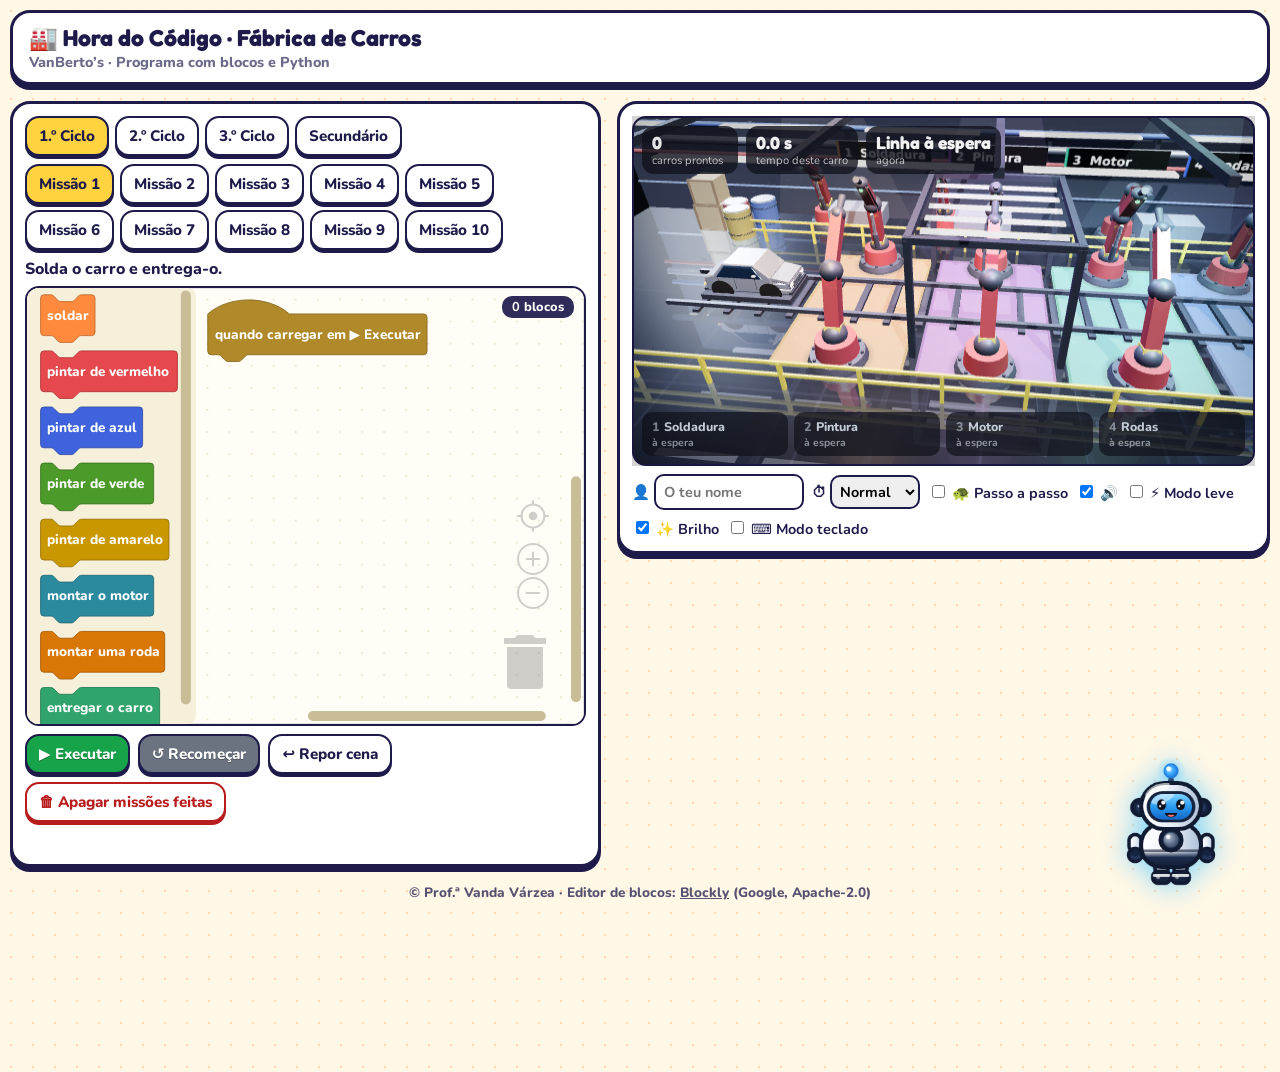
<file: blocos/fabrica.html>
<!DOCTYPE html>
<html lang="pt-PT">
<head>
<meta charset="utf-8">
<meta name="viewport" content="width=device-width, initial-scale=1, viewport-fit=cover">
<meta name="theme-color" content="#fff8e7"><title>Hora do Código · Fábrica de Carros</title>
<link rel="preconnect" href="https://fonts.googleapis.com"><link rel="preconnect" href="https://fonts.gstatic.com" crossorigin><link href="https://fonts.googleapis.com/css2?family=Fredoka:wght@500;700&family=Nunito:wght@600;800&display=swap" rel="stylesheet">
<link rel="stylesheet" href="vb-jogo.css">
<style>
*{box-sizing:border-box}
#pyw{display:none}
.stage{position:relative}.stage::after{content:"";position:absolute;inset:0;pointer-events:none;border-radius:inherit;box-shadow:inset 0 0 80px rgba(0,0,0,.24)}#hud{position:absolute;top:10px;left:10px;right:10px;display:flex;gap:8px;pointer-events:none}#hud div{background:rgba(18,20,30,.78);color:#fff;border-radius:12px;padding:6px 10px;display:flex;flex-direction:column;min-width:96px}#hud b{font:700 1.1rem 'Fredoka',sans-serif}#hud span{font-size:.7rem;opacity:.75}#stl{position:absolute;left:10px;right:10px;bottom:10px;display:flex;gap:6px;pointer-events:none}#stl .s{flex:1;background:rgba(18,20,30,.72);color:#cbd5e1;border-radius:10px;padding:4px 8px;font-weight:800;font-size:.78rem;border:2px solid transparent}#stl .s i{font-style:normal;opacity:.6;margin-right:2px}#stl .s small{display:block;font-weight:700;opacity:.7}#stl .s.on{border-color:#ffd23f;color:#fff}#stl .s.ok{color:#2ee6a6}@media(max-width:560px){#hud div{min-width:0;padding:4px 6px}#hud b{font-size:.85rem}#hud span{font-size:.6rem}#stl .s{font-size:.62rem;padding:3px 5px}#stl .s small{display:none}}

.w{max-width:1260px}
.bwrap{position:relative}
#pyeb{display:none}
</style>
</head>
<body>
<div class="w">
<header><h1>🏭 Hora do Código · Fábrica de Carros</h1><div class="sub">VanBerto’s · Programa com blocos e Python</div></header>
<div class="game">
<div class="card ed">
<div class="lv" id="cys"></div>
<div class="lv" id="lvs"></div>
<div id="mis"></div>
<div class="bwrap"><div id="bw"></div><div class="bcount"><b id="bc">0</b> blocos</div></div>
<div class="row">
<button id="go">▶ Executar</button>
<button id="clr">↺ Recomeçar</button>
<button id="rst">↩ Repor cena</button>
<button id="era" style="color:#b91c1c;border-color:#b91c1c;box-shadow:0 3px 0 #b91c1c">🗑 Apagar missões feitas</button>
<button id="pyb">🐍 Python</button>
</div>
<div id="msg"></div>
<div id="pyw"><div class="pyhd"><b>🐍 O mesmo programa em Python</b><button id="pye">✏️ Editar</button></div>
<div id="pyv" aria-live="off"></div>
<textarea id="py" rows="6" spellcheck="false"></textarea>
<div class="row" id="pyeb"><button id="pya" style="background:#3776ab">⬆ Usar este código</button></div>
<small class="pynote">Cada linha corresponde a um bloco. Enquanto o bloco trabalha, a linha de código que está a correr fica acesa.</small></div>
</div>
<div class="card stg">
<div class="stage"><canvas id="cv" width="640" height="360"></canvas><div id="hud"><div><b id="h-done">0</b><span>carros prontos</span></div><div><b id="h-t">0.0 s</b><span>tempo deste carro</span></div><div><b id="h-st">Linha à espera</b><span>agora</span></div></div><div id="stl"><div class="s"><i>1</i> Soldadura<small>à espera</small></div><div class="s"><i>2</i> Pintura<small>à espera</small></div><div class="s"><i>3</i> Motor<small>à espera</small></div><div class="s"><i>4</i> Rodas<small>à espera</small></div></div></div>
<div class="row"><label>👤 <input id="nm" type="text" placeholder="O teu nome"></label><label>⏱ <select id="sp"><option value="0.6">Devagar</option><option value="1" selected>Normal</option><option value="2">Rápido</option></select></label><label><input type="checkbox" id="stp"> 🐢 Passo a passo</label><label><input type="checkbox" id="snd" checked> 🔊</label><label><input type="checkbox" id="lt"> ⚡ Modo leve</label></div>
</div>
</div>
<footer>© Prof.ª Vanda Várzea · Editor de blocos: <a href="https://developers.google.com/blockly" target="_blank" rel="noopener" style="color:inherit">Blockly</a> (Google, Apache-2.0)</footer>
</div>

<div id="fixed-robot-wrap"><div class="fixed-bubble" id="fixedRobotBubble" role="status" aria-live="polite">Olá! 😊</div><canvas class="fixed-robot" id="fixed-robot-cv" width="192" height="192" role="button" tabindex="0" aria-label="Robô VanBerto's — clica para falar"></canvas></div>

<div id="cert" style="display:none;position:fixed;inset:0;background:rgba(0,0,0,.6);z-index:20;padding:12px;overflow:auto"><div class="card" style="max-width:700px;margin:0 auto"><img id="cimg" alt="Certificado" style="width:100%"><div id="chist" style="margin:8px 0;font-weight:700;text-align:center;color:#444"></div><div class="row"><button id="cdl" style="background:#30a46c">⬇ Guardar PNG</button><button id="cpr" style="background:#3776ab">🖨️ Imprimir</button><button id="cx" style="background:#6b7280">Fechar</button></div></div></div>
<script src="vb-core.js"></script>
<script src="vb-solucoes.js"></script>
<script src="vb-atmos.js"></script>
<script src="blockly_compressed.js"></script>
<script src="blockly-msg-pt.js"></script>
<script src="vb-editor.js"></script>
<script src="three.min.js"></script>
<script src="vb-gfx.js"></script>
<script>
const $=s=>document.querySelector(s);
const NAME={S:'🔥 soldar',R:'🎨 pintar vermelho',B:'🎨 pintar azul',G:'🎨 pintar verde',Y:'🎨 pintar amarelo',ifB:'🔀 se encomenda azul',ifR:'🔀 se encomenda vermelha',ifY:'🔀 se encomenda amarela',else:'↔ senão',X:'🔧 retocar a pintura',ifD:'🔀 se houver defeito',wh:'🔄 enquanto faltar soldar',M:'🔧 montar o motor',W:'🛞 montar uma roda',E:'📦 entregar',rep:'🔁 repetir',end:'fim'};
const COL={S:'#ff8a3d',R:'#e5484d',B:'#3e63dd',G:'#4c9a2a',Y:'#d4a000',ifB:'#2b8a9e',ifR:'#2b8a9e',ifY:'#2b8a9e',else:'#4aa8bb',X:'#9333ea',ifD:'#2b8a9e',wh:'#c2410c',M:'#2b8a9e',W:'#d97706',E:'#30a46c',rep:'#8e4ec6',end:'#a98bd8'};
const PY={S:'soldar()',R:'pintar("vermelho")',B:'pintar("azul")',G:'pintar("verde")',Y:'pintar("amarelo")',ifB:'if encomenda == "azul":',ifR:'if encomenda == "vermelha":',ifY:'if encomenda == "amarela":',wh:'while faltam_pecas():',X:'retocar()',ifD:'if tem_defeito():',M:'montar_motor()',W:'montar_roda()',E:'entregar()'};
const x=(n,k)=>Array(n).fill(k);
const ALL=['S','R','B','G','Y','M','W','E','rep'];
const CY=[
{n:'1.º Ciclo',b:['S','R','B','G','Y','M','W','E'],py:0,lv:[
 {t:'Solda o carro e entrega-o.',g:['S','E']},
 {t:'Solda, pinta de vermelho e entrega.',g:['S','R','E']},
 {t:'Solda, pinta de azul e entrega.',g:['S','B','E']},
 {t:'Solda e pinta o carro da cor que quiseres. Depois entrega!',g:['S','P','E'],free:true},
 {t:'Faz o carro: solda, pinta de vermelho, monta o motor e entrega.',g:['S','R','M','E']},
 {t:'Faz um carro verde com motor: solda, pinta de verde, monta o motor e entrega.',g:['S','G','M','E']},
 {t:'Solda, pinta de amarelo e entrega.',g:['S','Y','E']},
 {t:'Solda, monta o motor e entrega (sem pintar).',g:['S','M','E']},
 {t:'Carro azul com motor: solda, pinta de azul, monta o motor e entrega.',g:['S','B','M','E']},
 {t:'Solda, pinta de amarelo, monta o motor, monta 2 rodas e entrega.',g:['S','Y','M','W','W','E']}]},
{n:'2.º Ciclo',b:ALL,py:0,lv:[
 {t:'Solda 3 vezes, pinta de vermelho e entrega. Dica: usa o repetir!',g:[...x(3,'S'),'R','E']},
 {t:'Solda 4 vezes, pinta de azul e entrega.',g:[...x(4,'S'),'B','E']},
 {t:'Solda 2 vezes, pinta de vermelho, solda mais 2 vezes e entrega.',g:['S','S','R','S','S','E']},
 {t:'Solda 3 vezes, pinta da cor que quiseres e entrega.',g:[...x(3,'S'),'P','E'],free:true},
 {t:'Carro completo! Solda, pinta de vermelho, monta o motor, monta as 4 rodas (usa o repetir!) e entrega.',g:['S','R','M',...x(4,'W'),'E']},
 {t:'Carro amarelo completo: solda 2 vezes, pinta de amarelo, monta o motor, monta as 4 rodas e entrega.',g:['S','S','Y','M',...x(4,'W'),'E']},
 {t:'🐞 Encontra o erro! Era para soldar 3 vezes, pintar de vermelho e entregar, mas o programa tem um erro. Corrige-o!',pre:[{k:'rep',n:3},{k:'S'},{k:'end'},{k:'B'},{k:'E'}],g:[...x(3,'S'),'R','E']},
 {t:'Solda 2 vezes, pinta de verde, monta as 4 rodas e entrega.',g:['S','S','G',...x(4,'W'),'E']},
 {t:'🐞 Encontra o erro! Era para montar as 4 rodas, mas o programa só monta 3. Corrige-o!',pre:[{k:'S'},{k:'R'},{k:'M'},{k:'rep',n:3},{k:'W'},{k:'end'},{k:'E'}],g:['S','R','M',...x(4,'W'),'E']},
 {t:'Solda 5 vezes, pinta de verde, monta o motor e entrega.',g:[...x(5,'S'),'G','M','E']},
 {t:'Carro verde completo: solda 3 vezes, pinta de verde, monta o motor, as 4 rodas e entrega.',g:[...x(3,'S'),'G','M',...x(4,'W'),'E']}]},
{n:'3.º Ciclo',b:ALL,py:1,lv:[
 {t:'Solda 5 vezes, pinta de azul e entrega.',g:[...x(5,'S'),'B','E']},
 {t:'Repete 3 vezes: soldar e pintar de vermelho. Depois entrega.',g:['S','R','S','R','S','R','E']},
 {t:'Solda 3 vezes, pinta de vermelho, solda 3 vezes, pinta de azul e entrega.',g:[...x(3,'S'),'R',...x(3,'S'),'B','E']},
 {t:'Carro azul completo: solda 2 vezes, pinta de azul, monta o motor, monta as 4 rodas e entrega.',g:['S','S','B','M',...x(4,'W'),'E']},
 {t:'Repete 3 vezes: soldar e pintar de verde. Depois monta o motor, as 4 rodas e entrega.',g:['S','G','S','G','S','G','M',...x(4,'W'),'E']},
 {t:'Repete 4 vezes: soldar e pintar de amarelo. Depois monta o motor e entrega.',g:['S','Y','S','Y','S','Y','S','Y','M','E']},
 {t:'Carro completo: solda 3 vezes, pinta de azul, monta o motor, as 4 rodas e entrega.',g:[...x(3,'S'),'B','M',...x(4,'W'),'E']},
 {t:'Repete 2 vezes: soldar e pintar de azul. Depois monta o motor, as 4 rodas e entrega.',g:['S','B','S','B','M',...x(4,'W'),'E']},
 {t:'Repete 3 vezes: soldar 2 vezes e pintar de verde. Depois entrega.',g:['S','S','G','S','S','G','S','S','G','E']}]},
{n:'Secundário',b:[...ALL,'ifB','ifR','ifY','else','wh','ifD','X'],py:2,lv:[
 {t:'Repete 2 vezes: soldar, soldar e pintar de vermelho. Depois entrega.',max:5,g:['S','S','R','S','S','R','E']},
 {t:'Solda 12 vezes e entrega. Dica: repetir dentro de repetir!',max:4,g:[...x(12,'S'),'E']},
 {t:'Repete 2 vezes: soldar 4 vezes e pintar de vermelho. Depois entrega.',max:5,g:[...x(4,'S'),'R',...x(4,'S'),'R','E']},
 {t:'Cada carro chega com um número diferente de peças por soldar. Usa «enquanto» para soldar todas, pinta de vermelho e entrega.',max:4,tests:[{pecas:2},{pecas:3},{pecas:5}],x:e=>[...x(e.pecas,'S'),'R','E']},
 {t:'A encomenda pode ser azul ou vermelha. Solda 1 vez, pinta da cor da encomenda (usa «se» e «senão») e entrega.',max:7,tests:[{cor:'B'},{cor:'R'}],x:e=>['S',e.cor,'E']},
 {t:'Cada carro chega com peças por soldar. Solda todas (usa «enquanto»), pinta de azul, monta o motor, as 4 rodas e entrega.',max:8,tests:[{pecas:1},{pecas:4},{pecas:5}],x:e=>[...x(e.pecas,'S'),'B','M',...x(4,'W'),'E']},
 {t:'A encomenda pode ser azul ou vermelha. Solda 1 vez, pinta da cor da encomenda, monta o motor, as 4 rodas e entrega.',max:10,tests:[{cor:'B'},{cor:'R'}],x:e=>['S',e.cor,'M',...x(4,'W'),'E']},
 {t:'🔍 Controlo de qualidade! Solda, pinta de vermelho e, SE o carro tiver defeito, retoca a pintura. Depois entrega.',max:6,tests:[{defeito:true},{defeito:false}],x:e=>['S','R',...(e.defeito?['X']:[]),'E']},
 {t:'A encomenda pode ser azul ou vermelha. Solda 1 vez; se for azul, pinta de azul e monta o motor; senão, pinta de vermelho. Entrega no fim.',max:8,tests:[{cor:'B'},{cor:'R'}],x:e=>e.cor==='B'?['S','B','M','E']:['S','R','E']},
 {t:'Controlo de qualidade e encomenda! Solda, pinta da cor da encomenda (azul, vermelha ou amarela), SE o carro tiver defeito retoca, monta o motor e entrega.',max:12,tests:[{cor:'B',defeito:true},{cor:'R',defeito:false},{cor:'Y',defeito:true},{cor:'B',defeito:false}],x:e=>['S',e.cor,...(e.defeito?['X']:[]),'M','E']},
 {t:'Cada carro chega com peças por soldar e a encomenda pode ser azul ou vermelha. Solda todas (usa «enquanto»), pinta da cor da encomenda (usa «se» e «senão») e entrega.',max:8,tests:[{pecas:2,cor:'B'},{pecas:3,cor:'R'},{pecas:4,cor:'B'}],x:e=>[...x(e.pecas,'S'),e.cor,'E']},
 {t:'Carro completo com controlo de qualidade! Solda todas as peças (usa «enquanto»), pinta da cor da encomenda (azul, vermelha ou amarela), SE houver defeito retoca, monta o motor, as 4 rodas e entrega.',max:15,tests:[{pecas:2,cor:'B',defeito:true},{pecas:3,cor:'R',defeito:false},{pecas:1,cor:'Y',defeito:true},{pecas:4,cor:'B',defeito:false}],x:e=>[...x(e.pecas,'S'),e.cor,...(e.defeito?['X']:[]),'M',...x(4,'W'),'E']}]}
];
const FAILS={};let cy=0,LV=CY[0].lv,lv=0,prog=[],sel=-1,SPD=1,running=false,light=false;

/* ---------- 3D ---------- */
const cv=$('#cv');
const R=new THREE.WebGLRenderer({canvas:cv,antialias:true});
R.outputEncoding=THREE.sRGBEncoding;R.toneMapping=THREE.ACESFilmicToneMapping;R.toneMappingExposure=1.0;
R.shadowMap.enabled=true;R.shadowMap.type=THREE.PCFSoftShadowMap;
const S=new THREE.Scene();S.background=new THREE.Color(0x07080d);S.fog=new THREE.Fog(0x07080d,22,46);
const cam=new THREE.PerspectiveCamera(42,16/9,.1,90);
S.add(new THREE.HemisphereLight(0x9db4ff,0x14161f,.22));
const dl=new THREE.DirectionalLight(0xdfe8ff,.95);const rim=new THREE.DirectionalLight(0x7aa2ff,.55);rim.position.set(-7,6,-9);S.add(rim);dl.position.set(4,12,7);dl.castShadow=true;dl.shadow.mapSize.set(2048,1024);dl.shadow.normalBias=.03;
Object.assign(dl.shadow.camera,{left:-16,right:16,top:8,bottom:-8,near:1,far:34});dl.shadow.camera.updateProjectionMatrix();S.add(dl);
const M=(c,r,m,e)=>new THREE.MeshStandardMaterial({color:c,roughness:r==null?.6:r,metalness:m==null?.1:m,emissive:e||0,envMapIntensity:.9});
function box(w,h,d,mat,x,y,z,p){const m=new THREE.Mesh(new THREE.BoxGeometry(w,h,d),mat);m.position.set(x,y,z);m.castShadow=m.receiveShadow=true;(p||S).add(m);return m}
function cyl(r1,r2,h,mat,p){const m=new THREE.Mesh(new THREE.CylinderGeometry(r1,r2,h,20),mat);m.castShadow=true;(p||S).add(m);return m}
function ball(r,mat,p){const m=new THREE.Mesh(new THREE.SphereGeometry(r,16,12),mat);m.castShadow=true;p.add(m);return m}
const steel=M(0x30343f,.45,.7),red=M(0xd62828,.35,.5),dark=M(0x15171d,.6,.4),yel=M(0xf5c518,.5,.1);
const glowW=new THREE.MeshBasicMaterial({color:0xffffff});
VBG.env(R,S,{top:'#1b2744',mid:'#33405e',bottom:'#07080d',panelI:4});

/* fábrica: chão com painéis, parede, luzes de teto, calhas */
function floorTex(){const c=document.createElement('canvas');c.width=c.height=256;const g=c.getContext('2d');g.fillStyle='#23262f';g.fillRect(0,0,256,256);g.strokeStyle='#343845';g.lineWidth=3;g.strokeRect(1,1,254,254);g.fillStyle='rgba(255,255,255,.04)';for(let i=0;i<70;i++)g.fillRect(Math.random()*256,Math.random()*256,3,3);const t=new THREE.CanvasTexture(c);t.wrapS=t.wrapT=THREE.RepeatWrapping;t.repeat.set(10,5);t.encoding=THREE.sRGBEncoding;return t}
const FLOOR=box(40,.3,20,new THREE.MeshStandardMaterial({map:floorTex(),roughness:.34,metalness:.28,envMapIntensity:1.1,transparent:true,opacity:.7}),2,-.15,-2);
/* reflexo real no chão: 1.º passe = cena espelhada (chão escondido); 2.º passe = cena normal com o chão semitransparente. Desligado no Modo leve. */
function drawScene(){const P=window.VBA&&VBA.post.begin(R);drawScene0();if(P)VBA.post.end(R)}
function drawScene0(){
 if(light){FLOOR.material.opacity=1;R.render(S,cam);return}
 FLOOR.material.opacity=.7;
 const bg=S.background;FLOOR.visible=false;S.scale.y=-1;S.updateMatrixWorld(true);R.render(S,cam);
 S.scale.y=1;FLOOR.visible=true;S.updateMatrixWorld(true);
 S.background=null;R.autoClear=false;R.clearDepth();R.render(S,cam);
 S.background=bg;R.autoClear=true}
box(40,9,.3,M(0x161922,.8),2,4.2,-6.8);
box(40,.06,.08,new THREE.MeshBasicMaterial({color:0x3e63dd}),2,1.3,-6.6);
box(40,.06,.08,new THREE.MeshBasicMaterial({color:0xff8a3d}),2,6.2,-6.6);
for(let x=-12;x<=14;x+=4)for(const z of[-3.2,-.4,2.4]){const l=new THREE.Mesh(new THREE.BoxGeometry(3,.06,.3),glowW);l.position.set(x,5.4,z);S.add(l)}
for(let x=-12;x<=14;x+=4)box(.2,.2,8,dark,x+2,5.7,-.4);
box(26,.14,.14,steel,1,.3,-.95);box(26,.14,.14,steel,1,.3,.95);
for(let x=-11;x<=13;x+=1)box(.2,.1,2.3,dark,x,.15,0);
/* estações: piso colorido, sinais, projetores */
const STN=['Soldadura','Pintura','Motor','Rodas'],SX=[-6,-2,2,6],SC=[0xff8a3d,0x8e4ec6,0x2fb88f,0x3e63dd],SH=['#ff8a3d','#8e4ec6','#2fb88f','#3e63dd'];
const spots=[];
function sign(t,n,x,hex){const c=document.createElement('canvas');c.width=512;c.height=128;const g=c.getContext('2d');g.fillStyle='rgba(15,17,24,.92)';g.fillRect(0,0,512,128);g.fillStyle=hex;g.fillRect(0,0,14,128);g.fillStyle='#fff';g.font='bold 62px system-ui,sans-serif';g.textBaseline='middle';g.fillText(n+'  '+t,40,66);const tx=new THREE.CanvasTexture(c);tx.encoding=THREE.sRGBEncoding;const m=new THREE.Mesh(new THREE.PlaneGeometry(3.4,.85),new THREE.MeshBasicMaterial({map:tx}));m.position.set(x,3.6,-4.2);S.add(m)}
SX.forEach((x,i)=>{
 const col=new THREE.Color(SC[i]);
 box(3.6,.03,6,M(col.clone().multiplyScalar(.45),.6,.1,col.clone().multiplyScalar(.12)),x,.02,0);
 for(const z of[-3,3])box(3.6,.04,.07,new THREE.MeshBasicMaterial({color:SC[i]}),x,.05,z);
 for(const dx of[-1.8,1.8])box(.07,.04,6,new THREE.MeshBasicMaterial({color:SC[i]}),x+dx,.05,0);
 sign(STN[i],i+1,x,SH[i]);
 const sp=new THREE.SpotLight(SC[i],2.4,20,.75,.5);sp.position.set(x,9,2);sp.target.position.set(x,0,0);S.add(sp,sp.target);spots.push(sp);window.VBA&&VBA.beam(S,x,9,2,x,0,0,2.7,SC[i],.1);
});
/* cabine de pintura */
for(const sx of[-1,1])for(const sz of[-1,1])box(.18,3.6,.18,dark,-2+sx*2,1.8,sz*2.3);
for(const sz of[-1,1])box(4.2,.18,.18,dark,-2,3.6,sz*2.3);
for(const sx of[-1,1])box(.18,.18,4.6,dark,-2+sx*2,3.6,0);
for(let i=0;i<5;i++){const b=new THREE.Mesh(new THREE.BoxGeometry(3.6,.05,.26),glowW);b.position.set(-2,3.5,-1.6+i*.8);S.add(b)}
/* guardas amarelas */
for(const z of[-3.9,3.9]){for(let x=-11;x<=13;x+=2)box(.1,.9,.1,yel,x,.45,z);box(25,.08,.08,yel,1,.9,z);box(25,.08,.08,yel,1,.5,z)}

/* atmosfera e detalhe industrial: poeira no ar, tubagens, bidões e caixotes */
if(window.VBA){VBA.dust(S,{x0:-12,x1:14,y0:.4,y1:7,z0:-4,z1:4,color:0xfff1d6},150,.07,.4)}
{const pipeM=M(0x9aa3b2,.35,.85),pipeB=M(0x3e63dd,.4,.5),pipeR=M(0xc83a3a,.4,.5);
 [[3.3,.17,pipeM],[3.95,.11,pipeB],[2.75,.09,pipeR]].forEach(p=>{const c=cyl(p[1],p[1],40,p[2],S);c.rotation.z=Math.PI/2;c.position.set(2,p[0],-6.35)});
 for(let x=-16;x<=20;x+=4){box(.14,1.5,.14,dark,x,3.3,-6.5);for(const y of[3.3,3.95,2.75])box(.34,.06,.22,dark,x,y-.04,-6.38)}
 const barrel=(x,z,c)=>{cyl(.5,.5,1.2,M(c,.5,.4),S).position.set(x,.6,z);[.25,.95].forEach(y=>cyl(.52,.52,.07,dark,S).position.set(x,y,z));cyl(.44,.44,.04,M(0xdddddd,.4,.6),S).position.set(x,1.21,z)};
 [[-12.6,-5.0,0xc83a3a],[-11.6,-5.4,0x3e63dd],[-12.2,-4.3,0xe2b33a],[14.4,-5.0,0x2fb88f],[13.4,-5.3,0xc83a3a]].forEach(b=>barrel(b[0],b[1],b[2]));
 const crate=(x,y,z,s)=>{box(s,s,s,M(0xb08850,.85,0),x,y,z);for(const d of[-1,1]){box(s+.04,.07,.07,M(0x6b4a2b,.8,0),x,y+d*s/2,z+s/2);box(.07,s+.04,.07,M(0x6b4a2b,.8,0),x+d*s/2,y,z+s/2)}};
 crate(-13.7,.55,-5.2,1.1);crate(-13.7,1.65,-5.2,1.0);crate(15.4,.55,-4.9,1.1);}
/* carro: perfil extrudido com chanfro, vidros, rodas (só aparecem na estação 4) */
const car=new THREE.Group();S.add(car);VBG.blob(car,0,.02,0,3.4,1.8,.5);
const bodyMat=new THREE.MeshPhysicalMaterial({color:0x8d94a0,roughness:.4,metalness:.5,clearcoat:1,clearcoatRoughness:.12});
function prof(pts,d,mat){const sh=new THREE.Shape();pts.forEach((p,i)=>i?sh.lineTo(p[0],p[1]):sh.moveTo(p[0],p[1]));const g=new THREE.ExtrudeGeometry(sh,{depth:d,bevelEnabled:true,bevelThickness:.04,bevelSize:.04,bevelSegments:2});g.translate(0,0,-d/2);const m=new THREE.Mesh(g,mat);m.castShadow=true;car.add(m)}
prof([[-1.25,.3],[1.38,.3],[1.41,.4],[.82,.4],[.82,.82],[.4,1.22],[-.55,1.22],[-.95,.8],[-1.25,.72]],1.05,bodyMat);
prof([[.55,.82],[.34,1.17],[-.5,1.17],[-.82,.82]],1.14,new THREE.MeshPhysicalMaterial({color:0x1b3550,roughness:.04,metalness:.9,clearcoat:1,envMapIntensity:1.8}));
box(2.9,.18,1.5,dark,0,.12,0,car);
for(const x of[-.78,.78])for(const z of[-.6,.6]){const a=cyl(.36,.36,.02,M(0x050505,.9,0),car);a.rotation.x=Math.PI/2;a.position.set(x,.3,z>0?.585:-.585)}
const chromeM=M(0xdfe3ea,.18,1);
for(const z of[-.38,.38]){box(.04,.14,.32,dark,1.41,.56,z,car);box(.04,.1,.27,M(0xffffee,.2,0,0xffffcc),1.435,.56,z,car);box(.03,.018,.3,M(0xffffff,.3,0,0xffffff),1.44,.63,z,car);box(.06,.1,.28,M(0xaa1111,.4,0,0xaa1111),-1.3,.58,z,car);box(.02,.06,.1,M(0xff7a1a,.4,0,0xff5a00),-1.33,.5,z*1.45,car)}
for(const z of[-.68,.68]){const mr=new THREE.Mesh(new THREE.SphereGeometry(1,14,10),bodyMat);mr.scale.set(.08,.05,.06);mr.position.set(.42,.95,z);mr.castShadow=true;car.add(mr);box(.03,.03,.1,dark,.4,.9,z*.88,car)}
/* detalhes: linhas das portas, puxadores, para-choques, escape, matrícula */
for(const z of[-.58,.58]){[.36,-.3,-.82].forEach(x=>box(.012,.46,.01,dark,x,.62,z,car));[-.05,-.6].forEach(x=>box(.11,.022,.02,chromeM,x,.8,z,car))}
box(.1,.1,1.2,dark,1.43,.34,0,car);box(.09,.07,1.2,dark,-1.32,.33,0,car);cyl(.035,.035,.14,chromeM,car).position.set(-1.36,.31,.3);car.children[car.children.length-1].rotation.z=Math.PI/2;
box(.02,.1,.3,M(0xf4f4f4,.5,0),-1.35,.5,0,car);box(.022,.03,.2,M(0x233a7a,.5,0),-1.355,.5,0,car);
const grille=box(.05,.2,.6,M(0x222222,.5,.2),1.435,.5,0,car);[.44,.5,.56].forEach(y=>box(.06,.014,.62,chromeM,1.44,y,0,car));
box(.12,.26,1.05,bodyMat,1.36,.53,0,car);                       /* frente do carro */
[-1,1].forEach(s=>box(.56,.2,.05,bodyMat,1.11,.5,s*.5,car));      /* guarda-lamas */
box(.5,.01,.95,M(0x14161b,.8,.2),1.06,.405,0,car);               /* fundo da cova */
const hood=new THREE.Group();hood.position.set(.82,.82,0);car.add(hood);
{const sh=new THREE.Shape();[[0,0],[.58,-.12],[.58,-.19],[0,-.08]].forEach((p,i)=>i?sh.lineTo(p[0],p[1]):sh.moveTo(p[0],p[1]));
 const g=new THREE.ExtrudeGeometry(sh,{depth:1.0,bevelEnabled:true,bevelThickness:.02,bevelSize:.02,bevelSegments:2});g.translate(0,0,-.5);
 const m=new THREE.Mesh(g,bodyMat);m.castShadow=true;hood.add(m)}
const wheels=[];
for(const x of[-.78,.78])for(const z of[-.62,.62]){const w=new THREE.Group();w.position.set(x,.3,z);car.add(w);const sg=z>0?1:-1;
 const tire=new THREE.Mesh(new THREE.TorusGeometry(.235,.085,16,36),M(0x0f1012,.88,0));tire.castShadow=true;w.add(tire);
 const rimM=M(0xd7dbe3,.22,.95);const rim=cyl(.19,.19,.1,rimM,w);rim.rotation.x=Math.PI/2;rim.position.z=sg*.01;
 const dsk=cyl(.2,.2,.012,M(0x2c2f36,.4,.9),w);dsk.rotation.x=Math.PI/2;dsk.position.z=sg*.05;
 const face=cyl(.17,.17,.012,M(0x1b1d22,.5,.5),w);face.rotation.x=Math.PI/2;face.position.z=sg*.056;
 for(let q=0;q<5;q++){const s=new THREE.Group();s.rotation.z=q*Math.PI*2/5;w.add(s);const sp=box(.045,.17,.02,rimM,0,.1,sg*.062,s);sp.rotation.z=0}
 const hub=cyl(.055,.055,.03,rimM,w);hub.rotation.x=Math.PI/2;hub.position.z=sg*.068;
 for(let q=0;q<5;q++){const a=q*Math.PI*2/5,n=cyl(.009,.009,.02,M(0x555a63,.3,.9),w);n.rotation.x=Math.PI/2;n.position.set(Math.cos(a)*.034,Math.sin(a)*.034,sg*.082)}
 wheels.push(w)}
const engine=new THREE.Group();engine.position.set(1.04,.41,0);engine.scale.setScalar(.8);car.add(engine);
let camZoom=0;const engParts=[];let fan=null;
{
 const alum=M(0xc9ced8,.3,.92),steelM=M(0x4a5160,.38,.8),redC=M(0xc4281f,.33,.35),blk=M(0x16181d,.55,.4),rub=M(0x0f1013,.9,0),cop=M(0x8a4f2b,.45,.75),batM=M(0x1c2a44,.5,.1),tR=M(0xd32f2f,.4,.3),tK=M(0x222222,.4,.3),cool=M(0x2fd0b0,.3,0,0x0a4a3c),wht=M(0xf2f2f2,.6,0),core=M(0x23272f,.7,.5);
 const part=()=>{const g=new THREE.Group();g.visible=false;g.position.y=1.3;engine.add(g);engParts.push(g);return g};
 const cy=(r,hh,m,x,y,z,p,ax)=>{const c=cyl(r,r,hh,m,p);c.position.set(x,y,z);if(ax==='x')c.rotation.z=Math.PI/2;else if(ax==='z')c.rotation.x=Math.PI/2;return c};
 /* 1 radiador + ventoinha */
 {const g=part();box(.04,.24,.74,core,.26,.14,0,g);box(.06,.035,.76,blk,.26,.275,0,g);box(.06,.035,.76,blk,.26,.015,0,g);for(let i=-3;i<=3;i++)box(.045,.2,.006,alum,.262,.14,i*.1,g);
  const ring=new THREE.Mesh(new THREE.TorusGeometry(.125,.014,8,24),blk);ring.rotation.y=Math.PI/2;ring.position.set(.215,.14,0);g.add(ring);
  fan=new THREE.Group();fan.position.set(.215,.14,0);g.add(fan);cy(.025,.03,blk,0,0,0,fan,'x');
  for(let i=0;i<5;i++){const b=new THREE.Group();b.rotation.x=i*Math.PI*2/5;fan.add(b);const bl=box(.006,.1,.04,blk,0,.07,0,b);bl.rotation.y=.5}}
 /* 2 bloco do motor + carter */
 {const g=part();box(.4,.13,.3,steelM,-.04,.1,0,g);box(.34,.035,.26,alum,-.04,.025,0,g);box(.38,.035,.28,alum,-.04,.185,0,g);for(let i=0;i<4;i++)box(.012,.1,.31,steelM,-.18+i*.09,.1,0,g)}
 /* 3 tampa de válvulas, bobinas e tampa do óleo */
 {const g=part();box(.36,.045,.2,redC,-.04,.23,0,g);box(.12,.004,.06,wht,-.04,.255,0,g);for(let i=0;i<4;i++){cy(.016,.05,blk,-.15+i*.075,.275,0,g);cy(.008,.02,alum,-.15+i*.075,.3,0,g)}cy(.025,.02,blk,.1,.255,.06,g)}
 /* 4 admissão: coletor, corpo de borboleta, caixa do filtro e mangueira */
 {const g=part();cy(.035,.34,alum,-.04,.26,-.2,g,'x');for(let i=0;i<4;i++)cy(.016,.08,alum,-.15+i*.075,.22,-.145,g,'z');cy(.03,.06,alum,.15,.26,-.2,g,'x');box(.16,.09,.12,blk,.0,.09,-.38,g);cy(.022,.14,rub,.12,.2,-.3,g,'z')}
 /* 5 escape: coletor em cobre e proteção térmica */
 {const g=part();for(let i=0;i<4;i++)cy(.014,.08,cop,-.15+i*.075,.12,.17,g,'z');cy(.03,.34,cop,-.04,.12,.22,g,'x');box(.3,.08,.01,alum,-.04,.17,.265,g)}
 /* 6 correia, alternador, bateria e depósito */
 {const g=part();const X=.17;cy(.055,.03,blk,X,.09,0,g,'x');cy(.04,.07,blk,.13,.2,.13,g,'x');cy(.03,.025,alum,X,.2,.13,g,'x');cy(.032,.025,alum,X,.2,-.1,g,'x');
  const link=(y1,z1,y2,z2)=>{const L=Math.hypot(y2-y1,z2-z1),m=box(.012,.012,L,rub,X+.014,(y1+y2)/2,(z1+z2)/2,g);m.rotation.x=Math.atan2(-(y2-y1),z2-z1)};link(.09,0,.2,.13);link(.2,.13,.2,-.1);link(.2,-.1,.09,0);
  box(.16,.1,.1,batM,-.1,.06,.38,g);cy(.012,.02,tR,-.15,.12,.38,g);cy(.012,.02,tK,-.05,.12,.38,g);box(.1,.003,.07,wht,-.1,.112,.38,g);
  cy(.035,.09,cool,.1,.065,.38,g);cy(.037,.02,blk,.1,.12,.38,g)}
}
const hoodK=k=>{hood.rotation.z=k*1.15};
function resetEngine(){engParts.forEach(g=>{g.visible=false;g.position.y=1.3});hoodK(0);engine.position.set(1.04,.41,0);camZoom=0;try{ST.forEach(s=>s.arms.forEach(a=>a.p1.visible=true))}catch(e){}}

/* braços robóticos de 3 articulações */
const REST=[.25,.5,.3],WORK=[.9,.9,.5];
function poseArms(arms,k){arms.forEach(a=>{a.p1.rotation.x=lerp(REST[0],WORK[0],k);a.p2.rotation.x=lerp(REST[1],WORK[1],k);a.p3.rotation.x=lerp(REST[2],WORK[2],k)})}
function arm(x,z,flip,k){
 VBG.blob(S,x,.03,z,2.0,2.0,.55);
 const g=new THREE.Group();g.position.set(x,0,z);if(flip)g.rotation.y=Math.PI;S.add(g);
 cyl(.75,.85,.25,steel,g).position.y=.125;cyl(.55,.6,.5,red,g).position.y=.5;
 for(let q=0;q<8;q++){const a=q*Math.PI/4;cyl(.045,.045,.06,dark,g).position.set(Math.cos(a)*.68,.28,Math.sin(a)*.68)}
 const p1=new THREE.Group();p1.position.y=.85;g.add(p1);ball(.34,steel,p1);box(.38,1.7,.38,red,0,.85,0,p1);
 const p2=new THREE.Group();p2.position.y=1.75;p1.add(p2);ball(.3,steel,p2);box(.3,1.5,.3,red,0,.75,0,p2);
 box(.43,.15,.43,yel,0,.2,0,p1);box(.34,.13,.34,yel,0,1.4,0,p1);cyl(.06,.06,1.25,M(0xdfe3ea,.18,1),p1).position.set(0,.95,.3);cyl(.095,.095,.62,steel,p1).position.set(0,.42,.3);cyl(.032,.032,1.45,dark,p2).position.set(.2,.75,.12);
 {const led=new THREE.Mesh(new THREE.SphereGeometry(.07,10,8),new THREE.MeshBasicMaterial({color:0x2fe26c}));led.position.set(0,1.45,.2);p2.add(led);window.VBA&&VBA.glow(p2,0,1.45,.2,0x2fe26c,.5,.6)}
 const p3=new THREE.Group();p3.position.y=1.5;p2.add(p3);ball(.2,steel,p3);cyl(.1,.07,.55,steel,p3).position.y=.3;
 const tip=new THREE.Object3D();tip.position.y=.62;p3.add(tip);
 /* ferramentas: maçarico de soldar (arco azul) e pistola de pintura (bico com cor); só uma aparece de cada vez */
 const torch=new THREE.Group();torch.visible=false;p3.add(torch);
 cyl(.07,.07,.3,dark,torch).position.y=.77;cyl(.1,.025,.22,steel,torch).position.y=.98;
 const arc=new THREE.Mesh(new THREE.SphereGeometry(.08,10,8),new THREE.MeshBasicMaterial({color:0xcfe8ff}));arc.position.y=1.12;torch.add(arc);
 const gun=new THREE.Group();gun.visible=false;p3.add(gun);
 cyl(.11,.11,.3,steel,gun).position.y=.77;cyl(.07,.03,.2,dark,gun).position.y=.98;
 const capM=new THREE.MeshBasicMaterial({color:0xffffff});ball(.06,capM,gun).position.y=1.1;
 const nz=new THREE.Object3D();nz.position.y=1.14;p3.add(nz);
 const a={p1,p2,p3,tip,g,y0:flip?Math.PI:0,torch,gun,arc,capM,nz};poseArms([a],k||0);return a;
}
const ST=SX.map(x=>({x,arms:[arm(x,-2.6,false),arm(x,2.6,true)]}));
[-9,-4,3,9].forEach((x,i)=>{arm(x,-5.8,false,.2+i*.12);box(2.2,.7,1.1,M(0x7c828f,.5,.5),x+1.6,.9,-5)});

/* etiqueta da encomenda e peças por soldar (missões do Secundário) */
let ENV=null;
const tag=new THREE.Group();tag.position.set(-.1,1.55,0);car.add(tag);
const flag=box(.5,.3,.05,M(0xe5484d),0,.25,0,tag);box(.04,.5,.04,steel,0,0,0,tag);
const pcs=new THREE.Group();pcs.position.set(-.55,1.35,0);car.add(pcs);
for(let i=0;i<5;i++)box(.18,.18,.18,M(0x9aa3b8,.4,.8),i*.22,0,0,pcs);
function showEnv(e){ENV=e;tag.visible=!!(e&&e.cor);if(e&&e.cor)flag.material.color.set(e.cor==='B'?0x3e63dd:e.cor==='Y'?0xf5c518:0xe5484d);pcs.children.forEach((c,i)=>c.visible=!!(e&&e.pecas!=null&&i<e.pecas))}

/* faíscas e tinta */
const NP=90,pg=new THREE.BufferGeometry(),pp=new Float32Array(NP*3),pv=new Float32Array(NP*3),pl=new Float32Array(NP);
for(let j=0;j<NP;j++)pp[j*3+1]=-10;
pg.setAttribute('position',new THREE.BufferAttribute(pp,3));
const pm=new THREE.PointsMaterial({size:.26,map:VBG.dot(),color:0xffd34d,transparent:true,blending:THREE.AdditiveBlending,depthWrite:false});
const pts=new THREE.Points(pg,pm);pts.frustumCulled=false;S.add(pts);
const tl=new THREE.PointLight(0xffa040,0,8);S.add(tl);const tv=new THREE.Vector3();
function emit(v,n,spray){for(let c=0;c<n;c++){const j=pl.findIndex(l=>l<=0);if(j<0)return;pl[j]=spray?.5:.7;pp[j*3]=v.x;pp[j*3+1]=v.y;pp[j*3+2]=v.z;const s=spray?1.2:3.2;pv[j*3]=(Math.random()-.5)*s;pv[j*3+1]=spray?-.8+Math.random()*.5:Math.random()*3;pv[j*3+2]=(Math.random()-.5)*s}}
function stepP(dt){for(let j=0;j<NP;j++){if(pl[j]>0){pl[j]-=dt;pv[j*3+1]-=9*dt;for(let a=0;a<3;a++)pp[j*3+a]+=pv[j*3+a]*dt;if(pp[j*3+1]<.2){pp[j*3+1]=.2;pv[j*3+1]*=-.3}}else pp[j*3+1]=-10}pg.attributes.position.needsUpdate=true}

/* painel de informação (HUD) */
const stEls=()=>document.querySelectorAll('#stl .s');
function setSt(i,st){const e=stEls()[i];if(!e)return;e.className='s'+(st==='on'?' on':st==='ok'?' ok':'');e.querySelector('small').textContent=st==='on'?'a trabalhar':st==='ok'?'feito':'à espera'}
const hudState=t=>{$('#h-st').textContent=t};
let tI=null,t0=0,done=0;
function tStart(){t0=performance.now();clearInterval(tI);tI=setInterval(()=>{$('#h-t').textContent=((performance.now()-t0)/1000).toFixed(1)+' s'},100)}
function tStop(){clearInterval(tI)}
function reset(){car.position.set(-9.5,.3,0);bodyMat.color.set(0x8d94a0);car.visible=true;wheels.forEach(w=>{w.visible=false;w.position.y=.3});resetEngine();grille.material.emissive.set(0);showEnv(null);tStop();stEls().forEach((_,i)=>setSt(i,'wait'));hudState('Linha à espera');$('#h-t').textContent='0.0 s'}
reset();

function size(){const w=cv.clientWidth||640;R.setPixelRatio(light?.5:Math.min(window.devicePixelRatio||1,2));R.setSize(w,w*9/16,false)}
function setLight(v,auto){light=v;window.VBA&&VBA.setLight(S,v);$('#lt').checked=v;R.shadowMap.enabled=!v;S.environment=v?null:VBG.envTex;dl.castShadow=!v;spots.forEach(s=>s.intensity=v?0:2.4);S.traverse(o=>{if(o.material)o.material.needsUpdate=true});size();if(auto)say('Fiz o modo leve para ajudar este computador. 😉')}
$('#lt').onchange=e=>setLight(e.target.checked);
addEventListener('resize',size);size();
let last=performance.now(),fr=0,acc=0,camX=-4;
(function loop(){requestAnimationFrame(loop);const n=performance.now(),d=n-last;acc+=d;last=n;
 if(++fr===90&&!light&&acc/90>55)setLight(true,true);
 const tx=Math.max(-5,Math.min(7,car.position.x));camX+=(tx-camX)*.05;
 {const e=camZoom*camZoom*(3-2*camZoom),bx=lerp(camX,car.position.x,e);cam.position.set(bx+lerp(2.5,2.2,e),lerp(8.4,3.5,e),lerp(11.6,1.7,e));cam.lookAt(bx+lerp(1.2,1.05,e),lerp(.7,.42,e),0)}
 stepP(Math.min(d,50)/1000);drawScene()})();

/* ---------- animação ---------- */
let stopReq=false; /* o aluno carregou em «Parar»: as animações acabam logo e o programa pára no passo seguinte */
const T=(f,ms)=>new Promise(r=>{const t0=performance.now();(function l(){const k=stopReq?1:Math.min(1,(performance.now()-t0)*SPD/ms);f(k);k<1?requestAnimationFrame(l):r()})()});
function lerp(a,b,k){return a+(b-a)*k}
async function goTo(x){const a=car.position.x;if(a===x)return;await T(k=>{const nx=lerp(a,x,k),dx=nx-car.position.x;car.position.x=nx;wheels.forEach(w=>w.rotation.z-=dx/.3)},Math.abs(x-a)*150+80)}
/* poses próprias: soldar = braço baixo e junto ao carro; pintar = braço mais alto e esticado; retocar = braço curto e preciso; rodas = braço junto ao chão */
const POSE={weld:[1.1,1.05,.7],paint:[.6,.45,.35],touch:[.95,.95,.9],wheel:[.7,.6,.85]};
function poseTo(arms,P,k){arms.forEach(a=>{a.p1.rotation.x=lerp(REST[0],P[0],k);a.p2.rotation.x=lerp(REST[1],P[1],k);a.p3.rotation.x=lerp(REST[2],P[2],k)})}
const sweepSet=(st,off)=>st.arms.forEach(a=>a.g.rotation.y=a.y0+(a.y0?-1:1)*off);
async function work(st,colorHex,mode){
 const weld=mode==='weld',touch=mode==='touch',P=POSE[mode],dur=weld?1000:touch?650:1200;
 st.arms.forEach(a=>{a.torch.visible=weld;a.gun.visible=!weld;a.capM.color.set(colorHex)});
 if(weld)beep(160,.9,'sawtooth');else if(touch)beep(700,.12,'sine');else beep(520,.9,'sine');
 await T(k=>poseTo(st.arms,P,k),400);
 pm.color.set(weld?0xffc04d:colorHex);tl.color.set(weld?0xbfe0ff:colorHex);
 const from=bodyMat.color.clone(),to=new THREE.Color(colorHex);let lb=0,off=0;
 await T(k=>{
  const now=performance.now();
  if(weld){ /* solda ponto a ponto: pára, faísca, salta para o ponto seguinte; arco a piscar */
   const q=k*5,n=Math.min(4,Math.floor(q)),f=q-n;off=lerp(-.35,.35,Math.min(1,(n+Math.min(1,f*3))/4));
   st.arms.forEach(a=>{a.p3.rotation.x=POSE.weld[2]+(Math.random()-.5)*.1;a.arc.visible=Math.random()>.25});
   if(now-lb>85){beep(1100+Math.random()*900,.05,'sawtooth');lb=now}
  }else if(touch){ /* retoca com toques curtos e pequenos */
   off=0;st.arms.forEach(a=>a.p3.rotation.x=POSE.touch[2]+Math.sin(k*Math.PI*6)*.28);
  }else{ /* pinta com uma passagem larga e contínua, de trás para a frente */
   off=Math.sin(k*Math.PI*2)*.42;
  }
  sweepSet(st,off);
  if(!light){st.arms.forEach(a=>{a.nz.getWorldPosition(tv);
    if(weld){if(Math.random()<.6)emit(tv,6,false)}else emit(tv,touch?1:3,true)});
   tl.position.set(st.x+off*2,1.4,0);
   tl.intensity=weld?(Math.random()<.3?0:3+Math.random()*5):touch?.9:1.6}
  if(mode==='paint')bodyMat.color.copy(from).lerp(to,k);
 },dur);
 tl.intensity=0;
 if(touch){beep(1320,.12,'sine');beep(1760,.15,'sine',.1)}
 await T(k=>{poseTo(st.arms,P,1-k);sweepSet(st,off*(1-k))},400);
 st.arms.forEach(a=>{a.torch.visible=false;a.gun.visible=false;a.g.rotation.y=a.y0});
}
async function motor(st){
  beep(300,.5,'square');await T(k=>poseArms(st.arms,k),400);
  st.arms[1].p1.visible=false; /* o braço da frente sai do plano para se ver o motor */
  beep(220,.2,'triangle');await Promise.all([T(k=>camZoom=k,520),T(k=>hoodK(k),520)]);
  for(const g of engParts){g.visible=true;beep(380+Math.random()*140,.07);await T(k=>{const e=1-Math.pow(1-k,3);g.position.y=lerp(1.3,0,e)},210)}
  beep(110,.7,'sawtooth');await T(k=>{fan.rotation.x+=.55;engine.position.x=1.04+(Math.random()-.5)*.012*(1-k);engine.position.z=(Math.random()-.5)*.012*(1-k)},520);
  engine.position.set(1.04,.41,0);
  await Promise.all([T(k=>camZoom=1-k,420),T(k=>hoodK(1-k),420)]);
  grille.material.emissive.set(0xff7a1a);st.arms[1].p1.visible=true;
  await T(k=>poseArms(st.arms,1-k),300);
}
async function wheel(st){
 beep(500,.2);const w=wheels.find(x=>!x.visible);
 await T(k=>poseTo(st.arms,POSE.wheel,k),300);
 if(w){w.visible=true;await T(k=>w.position.y=lerp(1.6,.3,k*k),350);
  beep(150,.1,'square');for(let i=0;i<4;i++)beep(1000,.04,'square',i*.11);
  await T(k=>{w.rotation.z-=.4*(1-k);st.arms.forEach(a=>a.p3.rotation.x=POSE.wheel[2]+Math.sin(k*38)*.06)},450)}
 await T(k=>poseTo(st.arms,POSE.wheel,1-k),300);
}
async function stn(i,fn){setSt(i,'on');hudState(STN[i]);await goTo(SX[i]);await fn(ST[i]);setSt(i,'ok')}
const paint=(i,c)=>stn(1,st=>work(st,c,'paint'));
const ACT={
 S:async()=>{await stn(0,st=>work(st,0xffd34d,'weld'));if(ENV&&ENV.pecas!=null){const v=pcs.children.filter(c=>c.visible);if(v.length)v[0].visible=false}},
 R:()=>paint(1,0xe5484d),B:()=>paint(1,0x3e63dd),G:()=>paint(1,0x4c9a2a),Y:()=>paint(1,0xf5c518),
 M:()=>stn(2,motor),X:()=>stn(1,st=>work(st,bodyMat.color.getHex(),'touch')),W:()=>stn(3,wheel),
 E:async()=>{hudState('Entrega');await goTo(11.5);beep(660,.15);beep(880,.2,'square',.15);done++;$('#h-done').textContent=done;tStop();hudState('Carro entregue ✅')}
};

/* ---------- blocos ---------- */
const OPEN=['rep','wh','ifB','ifR','ifY','ifD'];
function build(){return VB.build(prog,OPEN)}
function run(nodes,env,out){
 for(const nd of nodes){
  if(out.length>60)return;
  const k=nd.t.k;
  if(k==='rep'){for(let j=0;j<nd.t.n;j++)run(nd.b,env,out)}
  else if(k==='wh'){let c=0;while(env&&env.pecas>0&&c++<20)run(nd.b,env,out)}
  else if(k==='ifD'){run(env&&env.defeito?nd.b:(nd.e||[]),env,out)}
  else if(k==='ifB'||k==='ifR'||k==='ifY'){run(env&&env.cor===({ifB:'B',ifR:'R',ifY:'Y'})[k]?nd.b:(nd.e||[]),env,out)}
  else{out.push({k,i:nd.i});if(k==='S'&&env&&env.pecas>0)env.pecas--}
 }
}
function expand(env){const out=[];run(build(),env,out);return out}
function toPy(){
 let ind=0,o=[],prevOpen=false;
 for(const b of prog){
  if(b.k==='else'){ind=Math.max(0,ind-1);o.push('    '.repeat(ind)+'else:');ind++;prevOpen=true;continue}
  if(b.k==='end'){if(prevOpen)o.push('    '.repeat(ind)+'pass');ind=Math.max(0,ind-1);prevOpen=false;continue}
  const sp='    '.repeat(ind);
  if(b.k==='rep'){o.push(sp+'for i in range('+b.n+'):');ind++;prevOpen=true;continue}
  if(OPEN.includes(b.k)){o.push(sp+PY[b.k]);ind++;prevOpen=true;continue}
  o.push(sp+PY[b.k]);prevOpen=false;
 }
 return o.join('\n')||'# o teu programa aparece aqui';
}
function parsePy(t){
 const out=[];let depth=0;
 const ok=(b,l)=>{if(!CY[cy].b.includes(b.k))throw new Error('Neste ciclo ainda não podes usar: '+l);out.push(b)};
 for(const raw of t.split('\n')){
  const l=raw.trim();if(!l||l[0]==='#')continue;
  const ind=Math.floor((raw.length-raw.trimStart().length)/4);
  if(l==='else:'){
   while(depth>ind+1){out.push({k:'end'});depth--}
   if(depth<1||ind!==depth-1)throw new Error('O «else:» tem de ficar ao nível do «if»');
   ok({k:'else'},l);continue;
  }
  while(depth>ind){out.push({k:'end'});depth--}
  if(l==='pass')continue;
  if(ind>depth)throw new Error('Indentação errada (usa 4 espaços dentro do bloco): '+l);
  let m;
  if(m=l.match(/^for\s+\w+\s+in\s+range\((\d+)\):$/)){const n=+m[1];if(n<1||n>5)throw new Error('range deve ir de 1 a 5');ok({k:'rep',n},l);depth++}
  else if(l==='while faltam_pecas():'){ok({k:'wh'},l);depth++}
  else if(/^if encomenda == ["']azul["']:$/.test(l)){ok({k:'ifB'},l);depth++}
  else if(/^if encomenda == ["']vermelha["']:$/.test(l)){ok({k:'ifR'},l);depth++}
  else if(/^if encomenda == ["']amarela["']:$/.test(l)){ok({k:'ifY'},l);depth++}
  else if(l==='if tem_defeito():'){ok({k:'ifD'},l);depth++}
  else if(l==='retocar()')ok({k:'X'},l);
  else if(l==='soldar()')ok({k:'S'},l);
  else if(l==='entregar()')ok({k:'E'},l);
  else if(l==='montar_motor()')ok({k:'M'},l);
  else if(l==='montar_roda()')ok({k:'W'},l);
  else if(m=l.match(/^pintar\(["'](vermelho|azul|verde|amarelo)["']\)$/))ok({k:{vermelho:'R',azul:'B',verde:'G',amarelo:'Y'}[m[1]]},l);
  else throw new Error('Não percebi esta linha: '+l);
 }
 while(depth>0){out.push({k:'end'});depth--}
 return out;
}
function clear(){prog=(LV[lv]&&LV[lv].pre)?JSON.parse(JSON.stringify(LV[lv].pre)):[]}
/* ---------- editor de blocos (Blockly) ---------- */
const BL={"S": {"t": "soldar", "c": "#ff8a3d"}, "R": {"t": "pintar de vermelho", "c": "#e5484d"}, "B": {"t": "pintar de azul", "c": "#3e63dd"}, "G": {"t": "pintar de verde", "c": "#4c9a2a"}, "Y": {"t": "pintar de amarelo", "c": "#c99700"}, "M": {"t": "montar o motor", "c": "#2b8a9e"}, "W": {"t": "montar uma roda", "c": "#d97706"}, "E": {"t": "entregar o carro", "c": "#30a46c"}, "X": {"t": "retocar a pintura", "c": "#9333ea"}};
const CONDS={"ifB": {"t": "encomenda azul"}, "ifR": {"t": "encomenda vermelha"}, "ifY": {"t": "encomenda amarela"}, "ifD": {"t": "houver defeito"}},WHILES={"wh": {"t": "faltar soldar"}};
const ED=VBEditor.create({host:$('#bw'),blocks:BL,
 conds:CONDS,
 whiles:WHILES,py:PY,open:OPEN,repMax:5,repColor:'#8e4ec6',ctrlColor:'#2b8a9e',whileColor:'#c2410c'});

const pyColor=l=>l.replace(/&/g,'&amp;').replace(/</g,'&lt;').replace(/("[^"]*")|\b(for|in|if|else|while|pass)\b|\b(\d+)\b|\b([a-z_]+)(?=\()/g,(m,s,kw,nu,fn)=>s?'<span class="st">'+s+'</span>':kw?'<span class="kw">'+kw+'</span>':nu?'<span class="nu">'+nu+'</span>':fn?'<span class="fn">'+fn+'</span>':m);
let PYM={lines:[],lineOf:[]};
function updUI(){
 $('#bc').textContent=prog.filter(b=>b.k!=='end').length;
 PYM=ED.pyMap(prog);
 $('#pyv').innerHTML=PYM.lines.length?PYM.lines.map((l,i)=>'<span class="pl" data-l="'+i+'"><i>'+(i+1)+'</i>'+pyColor(l)+'</span>').join(''):'<span class="pl"><i>1</i><span style="opacity:.55"># o teu programa aparece aqui</span></span>';
 const t=$('#py');if(document.activeElement!==t)t.value=PYM.lines.join('\n')||'# o teu programa aparece aqui';
}
function pyOn(i){
 document.querySelectorAll('#pyv .pl.on').forEach(e=>e.classList.remove('on'));
 if(i==null)return;const l=PYM.lineOf[i];if(l==null)return;
 const e=document.querySelector('#pyv .pl[data-l="'+l+'"]'),pv=$('#pyv');
 if(e){e.classList.add('on');if(e.offsetTop<pv.scrollTop||e.offsetTop+e.offsetHeight>pv.scrollTop+pv.clientHeight)pv.scrollTop=Math.max(0,e.offsetTop-40)}
}
const syncProg=()=>{prog=ED.getProg().prog};
function render(){ED.load(prog);updUI()}
ED.onChange(g=>{prog=g.prog;updUI()});
$('#clr').onclick=()=>{if(running)return;clear();render();reset();say('Tudo limpo! Começa de novo. 🙂')};
const rstLabel=()=>{$('#rst').textContent=running?'⏹ Parar':'↩ Repor cena'};
$('#rst').onclick=()=>{if(running){stopReq=true;const b=document.getElementById('vb-step');if(b&&b.style.display!=='none')b.click();return}ED.highlight(null);pyOn(null);reset();$('#msg').textContent='';say('Cena reposta! Os teus blocos continuam aqui. 🙂')};
$('#era').onclick=()=>{if(running)return;
 const n=LV.filter((_,i)=>P.d[cy+'-'+i]).length;
 if(!n){say('Ainda não fizeste nenhuma missão deste ciclo. 🙂');return}
 if(!confirm('Apagar as '+n+' missões que já fizeste neste ciclo ('+CY[cy].n+')? A tua evolução nos certificados fica registada.'))return;
 LV.forEach((_,i)=>{const k=cy+'-'+i;delete P.d[k];if(P.l)delete P.l[k];if(typeof FAILS!=='undefined')FAILS[k]=0});
 if(P.c)delete P.c[cy];save();lv=0;clear();levels();render();reset();$('#msg').textContent='';say('Missões apagadas! Podes recomeçar este ciclo do zero. 🙂')};
$('#pyb').onclick=()=>{const p=$('#pyw');p.style.display=p.style.display==='block'?'none':'block';ED.resize()};
$('#pye').onclick=()=>{const on=$('#py').style.display==='block';$('#py').style.display=on?'none':'block';$('#pyeb').style.display=on?'none':'flex';$('#pyv').style.display=on?'block':'none';$('#pye').textContent=on?'✏️ Editar':'👁 Ver'};
$('#pya').onclick=()=>{
 if(running)return;
 try{prog=parsePy($('#py').value);render();$('#pye').onclick();$('#msg').textContent='🐍 Código aplicado aos blocos. Carrega em Executar!'}
 catch(er){$('#msg').textContent='🐍 '+er.message;say('Há um erro no código. Lê a mensagem por baixo.','sad')}
};

const DICAS=["Olá! Eu sou o VanBerto’s. Arrasta os blocos e carrega em Executar! 🚀", "Soldar, pintar e entregar: a ordem importa!", "O repetir poupa blocos. Muda o número dentro do bloco.", "Liga os blocos por baixo de «quando carregar em ▶ Executar».", "Olha para o Python: é o mesmo programa! 🐍"];
/* ---------- VanBerto’s (robô oficial, igual ao da Hora do Código) ---------- */
function rrVan(ctx,x,y,w,h,r){
    const rr=Math.min(r,w/2,h/2);
    ctx.beginPath();ctx.moveTo(x+rr,y);ctx.arcTo(x+w,y,x+w,y+h,rr);ctx.arcTo(x+w,y+h,x,y+h,rr);ctx.arcTo(x,y+h,x,y,rr);ctx.arcTo(x,y,x+w,y,rr);ctx.closePath();
  }
  function cfVan(ctx,x,y,r,color){ctx.beginPath();ctx.arc(x,y,r,0,Math.PI*2);ctx.fillStyle=color;ctx.fill();}

  window.drawVanBerto=drawVanBerto;
  function drawVanBerto(ctx,blink,step,armsUp){
    const w=96,h=96;
    ctx.clearRect(0,0,w,h);
    ctx.lineJoin="round"; ctx.lineCap="round";
    ctx.save(); ctx.translate(0,6);
    const NAVY="#16233e", NAVY2="#26365a", OUT="#101a30";
    function white(x0,y0,x1,y1){const g=ctx.createLinearGradient(x0,y0,x1,y1);g.addColorStop(0,"#ffffff");g.addColorStop(0.55,"#e6edf7");g.addColorStop(1,"#b4c4dc");return g;}

    const LIFT=8, STRIDE=3;
    let lTop=70, rTop=70, lDX=0, rDX=0;
    if(step===0){ lTop=70-LIFT; lDX=STRIDE; rDX=-STRIDE; }
    else if(step===1){ rTop=70-LIFT; rDX=STRIDE; lDX=-STRIDE; }
    function leg(cx,top){
      rrVan(ctx,cx-5,top,10,11,4.5); ctx.fillStyle=white(cx-5,top,cx+5,top); ctx.fill();
      ctx.lineWidth=2.6; ctx.strokeStyle=OUT; ctx.stroke();
      const fy=top+9;
      rrVan(ctx,cx-6.5,fy,13,9,4); ctx.fillStyle=NAVY; ctx.fill();
      ctx.lineWidth=2.6; ctx.strokeStyle=OUT; ctx.stroke();
      rrVan(ctx,cx-6.5,fy+2,13,2.4,1.2); ctx.fillStyle="rgba(255,255,255,0.85)"; ctx.fill();
      cfVan(ctx,cx-2.5,fy+4.5,1.4,"rgba(255,255,255,0.5)");
    }
    leg(41+lDX,lTop); leg(55+rDX,rTop);

    const ARM_SWING = 0.24;
    const JUMP_RAISE = 2.9;
    let lArmSwing = 0, rArmSwing = 0;
    if(armsUp){ lArmSwing = JUMP_RAISE; rArmSwing = -JUMP_RAISE; }
    else if(step===0){ lArmSwing=-ARM_SWING; rArmSwing=ARM_SWING; }
    else if(step===1){ lArmSwing=ARM_SWING; rArmSwing=-ARM_SWING; }
    function arm(sx,swing){
      ctx.save();
      const px=sx+4.5, py=52;
      ctx.translate(px,py); ctx.rotate(swing); ctx.translate(-px,-py);
      rrVan(ctx,sx,52,9,13,4.5); ctx.fillStyle=white(sx,52,sx+9,52); ctx.fill();
      ctx.lineWidth=2.6; ctx.strokeStyle=OUT; ctx.stroke();
      const hx=sx+4.5, hy=67;
      cfVan(ctx,hx,hy,5,NAVY);
      ctx.lineWidth=2.3; ctx.strokeStyle=OUT; ctx.beginPath(); ctx.arc(hx,hy,5,0,Math.PI*2); ctx.stroke();
      cfVan(ctx,hx-2,hy+1.6,1.4,NAVY2); cfVan(ctx,hx+0.5,hy+2.4,1.4,NAVY2); cfVan(ctx,hx+2.5,hy+1.6,1.4,NAVY2);
      ctx.restore();
    }
    arm(17,lArmSwing); arm(70,rArmSwing);

    rrVan(ctx,26,44,44,32,15); ctx.fillStyle=white(28,46,68,46); ctx.fill();
    ctx.save(); rrVan(ctx,26,44,44,32,15); ctx.clip();
    const wg=ctx.createLinearGradient(0,64,0,76); wg.addColorStop(0,"rgba(22,35,62,0)"); wg.addColorStop(0.4,"#1c2c4c"); wg.addColorStop(1,"#142038");
    ctx.fillStyle=wg; ctx.fillRect(26,62,44,16);
    ctx.strokeStyle="rgba(16,26,48,0.6)"; ctx.lineWidth=2; ctx.beginPath(); ctx.moveTo(28,64); ctx.lineTo(68,64); ctx.stroke();
    ctx.fillStyle="rgba(255,255,255,0.5)"; ctx.beginPath(); ctx.ellipse(36,52,9,5.5,-0.5,0,Math.PI*2); ctx.fill();
    ctx.restore();
    ctx.lineWidth=3; ctx.strokeStyle=OUT; rrVan(ctx,26,44,44,32,15); ctx.stroke();

    cfVan(ctx,48,56,8,NAVY);
    ctx.lineWidth=2.5; ctx.strokeStyle=OUT; ctx.beginPath(); ctx.arc(48,56,8,0,Math.PI*2); ctx.stroke();
    const dome=ctx.createRadialGradient(45.5,53.5,1,48,56,7); dome.addColorStop(0,"#aebccf"); dome.addColorStop(0.6,"#5a6a85"); dome.addColorStop(1,"#2b3a57");
    ctx.fillStyle=dome; ctx.beginPath(); ctx.arc(48,56,5.7,0,Math.PI*2); ctx.fill();
    cfVan(ctx,46,53.8,1.5,"rgba(255,255,255,0.85)");

    function pod(cx){
      cfVan(ctx,cx,32,6,NAVY);
      ctx.lineWidth=2.3; ctx.strokeStyle=OUT; ctx.beginPath(); ctx.arc(cx,32,6,0,Math.PI*2); ctx.stroke();
      cfVan(ctx,cx,32,2.8,NAVY2); cfVan(ctx,cx-0.8,31,1,"rgba(255,255,255,0.6)");
    }
    pod(25); pod(71);

    ctx.fillStyle=NAVY; ctx.beginPath(); ctx.moveTo(45,16); ctx.lineTo(51,16); ctx.lineTo(49.2,8); ctx.lineTo(46.8,8); ctx.closePath(); ctx.fill();
    const halo=ctx.createRadialGradient(48,5,1,48,5,11); halo.addColorStop(0,"rgba(90,200,255,0.55)"); halo.addColorStop(1,"rgba(90,200,255,0)");
    ctx.fillStyle=halo; ctx.beginPath(); ctx.arc(48,5,11,0,Math.PI*2); ctx.fill();
    const bg=ctx.createRadialGradient(46.3,3.5,0.5,48,5,5.5); bg.addColorStop(0,"#e6f7ff"); bg.addColorStop(0.4,"#48b4ff"); bg.addColorStop(1,"#1670d8");
    ctx.fillStyle=bg; ctx.beginPath(); ctx.arc(48,5,5.5,0,Math.PI*2); ctx.fill();
    cfVan(ctx,46.2,3.4,1.6,"#ffffff");

    rrVan(ctx,26,14,44,34,17); ctx.fillStyle=white(28,15,68,15); ctx.fill();
    ctx.lineWidth=3; ctx.strokeStyle=OUT; ctx.stroke();
    ctx.save(); rrVan(ctx,26,14,44,34,17); ctx.clip();
    ctx.fillStyle="rgba(255,255,255,0.6)"; ctx.beginPath(); ctx.ellipse(38,19,10,4,-0.5,0,Math.PI*2); ctx.fill(); ctx.restore();

    rrVan(ctx,30,20,36,23,12); ctx.fillStyle=NAVY; ctx.fill();
    rrVan(ctx,32.5,22,31,19,10);
    const vg=ctx.createLinearGradient(0,22,0,41); vg.addColorStop(0,"#7fd4ff"); vg.addColorStop(0.5,"#2a9bf0"); vg.addColorStop(1,"#1366c6");
    ctx.fillStyle=vg; ctx.fill();
    ctx.save(); rrVan(ctx,32.5,22,31,19,10); ctx.clip();
    ctx.fillStyle="rgba(255,255,255,0.45)"; ctx.beginPath(); ctx.ellipse(42,25,9,3.5,-0.4,0,Math.PI*2); ctx.fill(); ctx.restore();

    if(!blink){
      ctx.fillStyle="#0a0f1c";
      ctx.beginPath(); ctx.ellipse(41,30,3.3,4,0,0,Math.PI*2); ctx.fill();
      ctx.beginPath(); ctx.ellipse(55,30,3.3,4,0,0,Math.PI*2); ctx.fill();
      cfVan(ctx,42.3,28.4,1.5,"#fff"); cfVan(ctx,39.9,31,0.8,"#fff");
      cfVan(ctx,56.3,28.4,1.5,"#fff"); cfVan(ctx,53.9,31,0.8,"#fff");
    } else if(blink==="happy"){
      ctx.lineWidth=3.2; ctx.strokeStyle="#0a0f1c"; ctx.lineCap="round";
      ctx.beginPath(); ctx.arc(41,31,3.9,0.10*Math.PI,0.90*Math.PI); ctx.stroke();
      ctx.beginPath(); ctx.arc(55,31,3.9,0.10*Math.PI,0.90*Math.PI); ctx.stroke();
      cfVan(ctx,33.5,35.5,3,"rgba(255,120,120,0.55)");
      cfVan(ctx,62.5,35.5,3,"rgba(255,120,120,0.55)");
    } else {
      ctx.lineWidth=3; ctx.strokeStyle="#0a0f1c";
      ctx.beginPath(); ctx.arc(41,31,3.5,0.15*Math.PI,0.85*Math.PI); ctx.stroke();
      ctx.beginPath(); ctx.arc(55,31,3.5,0.15*Math.PI,0.85*Math.PI); ctx.stroke();
    }
    ctx.fillStyle="#0a0f1c";
    if(blink==="happy"){
      ctx.beginPath(); ctx.ellipse(48,36,6.2,4.2,0,0,Math.PI); ctx.fill();
      ctx.fillStyle="#ff7a7a";
      ctx.beginPath(); ctx.ellipse(48,38,3.2,1.9,0,0,Math.PI); ctx.fill();
    } else {
      ctx.beginPath(); ctx.ellipse(48,36,4.6,3.2,0,0,Math.PI); ctx.fill();
      ctx.fillStyle="#ff7a7a";
      ctx.beginPath(); ctx.ellipse(48,37.4,2.4,1.5,0,0,Math.PI); ctx.fill();
    }
    ctx.restore();
  }

  
(function(){
 const cv=$('#fixed-robot-cv'),bub=$('#fixedRobotBubble'),ctx=cv.getContext('2d');ctx.scale(2,2);
 let busy=false,t=null,di=0;
 const frame=(b,st,up)=>drawVanBerto(ctx,b,st,up);
 frame(false,-1,false);
 const blink=()=>{if(busy)return;frame(true,-1,false);setTimeout(()=>{if(!busy)frame(false,-1,false)},180)};
 const walk=()=>{if(busy)return;busy=true;let i=0;const iv=setInterval(()=>{frame(false,i%2===0?0:1,false);if(++i>=6){clearInterval(iv);frame(false,-1,false);busy=false}},170)};
 const jump=m=>{if(busy)return;busy=true;cv.classList.remove('bounce');void cv.offsetWidth;cv.classList.add('bounce');frame(m==='sad'?true:'happy',-1,m!=='sad');setTimeout(()=>{frame(false,-1,false);busy=false},700)};
 window.say=(m,mood)=>{clearTimeout(t);bub.textContent=m;bub.classList.add('show');jump(mood);t=setTimeout(()=>bub.classList.remove('show'),3800)};
 window.dance=()=>{if(busy)return;busy=true;let i=0;frame('happy',0,true);const iv=setInterval(()=>{i++;if(i>=8){clearInterval(iv);frame(false,-1,false);busy=false;return}frame('happy',i%2?1:0,i%2===0)},170)};
 setInterval(()=>{if(!busy)Math.random()<.5?blink():walk()},3600);
 cv.onclick=()=>say(DICAS[di++%DICAS.length]);
 cv.onkeydown=e=>{if(e.key==='Enter'||e.key===' '){e.preventDefault();cv.onclick()}};
 setTimeout(()=>say(DICAS[0]),1200);
})();

/* ---------- missões ---------- */
const OPT=[[2,3,3,3,4,4,3,3,4,6],[4,4,6,4,6,7,4,6,6,5,7],[4,4,7,7,7,5,7,7,5],[5,4,5,4,6,7,9,5,7,11,7,14]];
let P={name:'',d:{}};
try{P=JSON.parse(localStorage.getItem('vbf'))||P}catch(e){}
const save=()=>{try{localStorage.setItem('vbf',JSON.stringify(P))}catch(e){}};
let AC;
function beep(f,d,t,w){
 if(!$('#snd').checked)return;
 try{AC=AC||new(window.AudioContext||window.webkitAudioContext)();const o=AC.createOscillator(),g=AC.createGain(),s=AC.currentTime+(w||0);
 o.type=t||'square';o.frequency.value=f;g.gain.setValueAtTime(.05,s);g.gain.exponentialRampToValueAtTime(.001,s+d);o.connect(g);g.connect(AC.destination);o.start(s);o.stop(s+d)}catch(e){}
}
if(!P.name){try{P.name=(localStorage.getItem('vanbertos_student_name_v1')||'').trim().slice(0,40)}catch(e){}}
if(!P.name)P.name=(function(){try{return localStorage.getItem('vanbertos_student_name_v1')||''}catch(e){return ''}})();$('#nm').value=P.name||'';$('#nm').oninput=e=>{P.name=e.target.value.trim().slice(0,40);save()};
$('#sp').onchange=e=>{SPD=+e.target.value};
function levels(){
 $('#cys').innerHTML=CY.map((c,i)=>'<button class="lvb'+(i===cy?' on':'')+'" data-c="'+i+'">'+c.n+'</button>').join('');
 $('#lvs').innerHTML=LV.map((_,i)=>{const s=P.d[cy+'-'+i];return '<button class="lvb'+(i===lv?' on':'')+'" data-l="'+i+'">Missão '+(i+1)+(s?' '+'⭐'.repeat(s):'')+'</button>'}).join('')+(P.c&&P.c[cy]?'<button class="lvb" data-cert="1" style="background:#e5a000;color:#fff;border-color:#e5a000">🎓 Certificado</button>':'');
 $('#mis').textContent=LV[lv].t+(LV[lv].max?' (máx. '+LV[lv].max+' blocos)':'');
 ED.setAllowed(CY[cy].b);
 $('#pyb').style.display=CY[cy].py?'':'none';
 if(!CY[cy].py)$('#pyw').style.display='none';
}
$('#cys').onclick=e=>{const b=e.target.closest('button');if(!b||running)return;cy=+b.dataset.c;LV=CY[cy].lv;lv=0;clear();levels();render();reset();$('#msg').textContent='';if(CY[cy].py===2)$('#pyw').style.display='block';say(LV[lv].t)};
$('#lvs').onclick=e=>{const b=e.target.closest('button');if(!b||running)return;if(b.dataset.cert){certificate();return}lv=+b.dataset.l;clear();levels();render();reset();$('#msg').textContent='';say(LV[lv].t)};
const CERT_AC={game:'Fábrica de Carros',main:'#ea580c',dark:'#9a3412',rgb:'234,88,12'};
function certStar(g,cx,cy,R,r){g.beginPath();for(let i=0;i<10;i++){const a=-Math.PI/2+i*Math.PI/5,rad=i%2?r:R;g[i?'lineTo':'moveTo'](cx+Math.cos(a)*rad,cy+Math.sin(a)*rad)}g.closePath()}
function certificate(){
 const draw=()=>{
  const W=1600,H=1131,F="'Nunito', sans-serif",c=document.createElement('canvas');c.width=W;c.height=H;const g=c.getContext('2d'),AC=CERT_AC;
  const sOf=i=>(P.l&&P.l[cy+'-'+i])||P.d[cy+'-'+i]||0,st=LV.reduce((a,_,i)=>a+sOf(i),0),max=LV.length*3,pct=max?st/max:1,earned=Math.max(1,Math.round(pct*3));
  const fit=(t,mw,px,w,mn)=>{let z=px;for(;;){g.font=w+' '+z+'px '+F;if(g.measureText(t).width<=mw||z<=(mn||18))break;z-=2}};
  const bg=g.createLinearGradient(0,0,0,H);bg.addColorStop(0,'#fffdf6');bg.addColorStop(1,'#fff6df');g.fillStyle=bg;g.fillRect(0,0,W,H);
  g.strokeStyle='#d9a441';g.lineWidth=12;g.strokeRect(40,40,W-80,H-80);
  g.strokeStyle=AC.dark;g.lineWidth=3;g.strokeRect(70,70,W-140,H-140);
  g.strokeStyle='rgba('+AC.rgb+',0.35)';g.lineWidth=2;g.strokeRect(82,82,W-164,H-164);
  [[70,70],[W-70,70],[70,H-70],[W-70,H-70]].forEach(([x,y])=>{g.save();g.translate(x,y);g.rotate(Math.PI/4);g.fillStyle='#d9a441';g.fillRect(-15,-15,30,30);g.strokeStyle=AC.dark;g.lineWidth=3;g.strokeRect(-15,-15,30,30);g.restore()});
  g.textAlign='center';const lx=270;
  try{const rb=document.createElement('canvas');rb.width=480;rb.height=480;const rg=rb.getContext('2d');rg.scale(5,5);drawVanBerto(rg,'happy',-1,true);g.drawImage(rb,lx-240,235,480,480)}catch(e){g.font='190px sans-serif';g.fillStyle='#000';g.fillText('🤖',lx,520)}
  for(let i=0;i<3;i++){const sx=lx+(i-1)*92,sy=770;certStar(g,sx,sy,40,17);g.fillStyle=i<earned?'#f5b301':'#eadfc4';g.fill();g.lineWidth=4;g.strokeStyle=i<earned?'#b07d00':'#d6c79c';g.stroke()}
  g.fillStyle=AC.dark;g.font='900 46px '+F;g.fillText("VanBerto's",lx,885);
  const cx=1000,mw=1000,name=P.name||'Aluno(a)';
  g.fillStyle=AC.dark;fit('CERTIFICADO OFICIAL',mw,60,'900');g.fillText('CERTIFICADO OFICIAL',cx,185);
  g.fillStyle=AC.main;const sub=(AC.game+' · '+CY[cy].n).toUpperCase();fit(sub,mw,28,'800');g.fillText(sub,cx,232);
  g.strokeStyle='#d9a441';g.lineWidth=3;g.beginPath();g.moveTo(cx-260,262);g.lineTo(cx+260,262);g.stroke();
  g.fillStyle='#d9a441';g.beginPath();g.arc(cx,262,7,0,Math.PI*2);g.fill();
  g.fillStyle='#555';g.font='600 32px '+F;g.fillText('Este certificado é atribuído a',cx,325);
  g.fillStyle=AC.dark;fit(name,mw,100,'900',40);g.fillText(name,cx,430);
  g.fillStyle='#444';fit('por ter concluído todas as missões do',mw,34,'600');g.fillText('por ter concluído todas as missões do',cx,502);
  g.fillStyle=AC.main;fit(CY[cy].n,mw,54,'900',28);g.fillText(CY[cy].n,cx,574);
  const fin='Programou com blocos'+(CY[cy].py?' e Python':'')+', com o VanBerto’s!';
  g.fillStyle='#444';fit(fin,mw,32,'600');g.fillText(fin,cx,634);
  const bw=300,bh=170,gap=30,x0=cx-(3*bw+2*gap)/2,y0=690;
  const box_=x=>{g.fillStyle='rgba('+AC.rgb+',0.09)';g.strokeStyle=AC.main;g.lineWidth=3;g.beginPath();if(g.roundRect)g.roundRect(x,y0,bw,bh,20);else g.rect(x,y0,bw,bh);g.fill();g.stroke()};
  [[LV.length+' / '+LV.length,'missões'],[st+' / '+max,'estrelas']].forEach((s,i)=>{const x=x0+i*(bw+gap);box_(x);g.fillStyle=AC.dark;fit(s[0],bw-40,68,'900',30);g.fillText(s[0],x+bw/2,y0+90);g.fillStyle='#777';g.font='800 26px '+F;g.fillText(s[1].toUpperCase(),x+bw/2,y0+140)});
  const mx=x0+2*(bw+gap);box_(mx);
  const pc=pct*100,mw_=pc>=100?'Perfeito':pc>=80?'Excelente':pc>=60?'Bom':'Concluído',mcol=pc>=100?['#f7c948','#b07d00']:pc>=80?['#d5dde6','#7c8a99']:pc>=60?['#e0a070','#8a5226']:['#86efac','#15803d'];
  const mcx=mx+bw/2,mcy=y0+52;
  g.fillStyle=mcol[0];g.strokeStyle=mcol[1];g.lineWidth=6;g.beginPath();g.arc(mcx,mcy,34,0,Math.PI*2);g.fill();g.stroke();
  certStar(g,mcx,mcy+1,19,8);g.fillStyle=mcol[1];g.fill();
  g.fillStyle=AC.dark;fit(mw_,bw-40,40,'900',22);g.fillText(mw_,mcx,y0+120);
  g.fillStyle='#777';g.font='800 22px '+F;g.fillText('MEDALHA',mcx,y0+152);
  g.fillStyle='#777';g.font='italic 700 30px '+F;g.fillText(new Date().toLocaleDateString('pt-PT',{day:'numeric',month:'long',year:'numeric'}),cx,922);
  g.strokeStyle=AC.dark;g.lineWidth=3;g.beginPath();g.moveTo(cx-200,972);g.lineTo(cx+200,972);g.stroke();
  g.fillStyle=AC.dark;g.font='italic 800 38px '+F;g.fillText('Prof.ª Vanda Várzea',cx,1018);
  const PH=(P.h=P.h||{}),HH=(PH[cy]=PH[cy]||[]),lh=HH[HH.length-1];
  if(!lh||lh.s!==st||lh.m!==max){HH.push({t:Date.now(),s:st,m:max});if(HH.length>12)HH.shift();save()}
  const fd=t=>new Date(t).toLocaleDateString('pt-PT',{day:'numeric',month:'numeric'}),n2=HH.length,pr=n2>1?HH[n2-2].s/HH[n2-2].m:0,pn=HH[n2-1].s/HH[n2-1].m;
  $('#chist').innerHTML='📈 A tua evolução: '+HH.map(h=>fd(h.t)+' → '+h.s+'/'+h.m+' ⭐').join(' · ')+(n2<2?'':pn>pr?' — ⬆️ Melhoraste!':pn<pr?' — ⬇️ Desceste um pouco, tenta outra vez!':' — ➡️ Igual');
  $('#cimg').src=c.toDataURL('image/png');$('#cert').style.display='block';
 };
 if(document.fonts&&document.fonts.ready)document.fonts.ready.then(draw);else draw();
}
$('#cpr').onclick=()=>{const w=window.open('','_blank');if(!w)return;w.document.write('<!doctype html><title>Certificado</title><style>@page{size:A4 landscape;margin:0}html,body{margin:0}img{width:100%;display:block}</style><img src="'+$('#cimg').src+'">');w.document.close();setTimeout(()=>{try{w.focus();w.print()}catch(e){}},400)};
$('#cx').onclick=()=>$('#cert').style.display='none';
$('#cdl').onclick=()=>{const a=document.createElement('a');a.href=$('#cimg').src;a.download='certificado-fabrica-ciclo'+(cy+1)+'-'+new Date().toISOString().slice(0,10)+'.png';a.click()};
$('#go').onclick=async()=>{
 if(running)return;
 syncProg();
 const L=LV[lv],tests=L.tests||[null],e0=tests[Math.floor(Math.random()*tests.length)];
 const acts=expand(e0?{...e0}:null);
 if(!acts.length){say('Junta primeiro alguns blocos! 🙂');return}
 if(acts.length>40){say('Programa muito grande! Usa o repetir com menos vezes.','sad');return}
 stopReq=false;running=true;ED.lock(true);rstLabel();$('#msg').textContent='';reset();tStart();showEnv(e0?{...e0}:null);
 const lab=(e0?[e0.defeito!==undefined?(e0.defeito?'🔍 Controlo de qualidade: defeito na pintura!':'🔍 Controlo de qualidade: sem defeitos'):'',e0.cor?'📋 Encomenda '+(e0.cor==='B'?'azul':e0.cor==='Y'?'amarela':'vermelha'):'',e0.pecas!=null?'🔩 Peças por soldar: '+e0.pecas:'']:[]).filter(Boolean).map(t=>t+' · ').join('');
 const off=()=>{ED.highlight(null);pyOn(null)};
 for(let i=0;i<acts.length;i++){
  if(stopReq)break;
  off();ED.highlight(acts[i].i);pyOn(acts[i].i);if(document.getElementById('stp')&&document.getElementById('stp').checked)await VB.step();
  $('#msg').textContent=lab+'Passo '+(i+1)+' de '+acts.length;await ACT[acts[i].k]();
 }
 if(stopReq){stopReq=false;off();running=false;ED.lock(false);reset();rstLabel();$('#msg').textContent='';say('Parei! Mexe nos blocos e tenta outra vez. 🙂');return}
 off();running=false;ED.lock(false);rstLabel();tStop();
 const cnt=prog.filter(b=>b.k!=='end').length,nz=a=>L.free?a.map(k=>'RBGY'.includes(k)?'P':k):a,seq=e=>nz(expand(e?{...e}:null).map(a=>a.k)).join(),goal=e=>nz(L.x?L.x(e):L.g).join(),shownOk=seq(e0)===goal(e0),okSeq=tests.every(e=>seq(e)===goal(e)),ok=okSeq&&(!L.max||cnt<=L.max);
 if(ok){
  const o=OPT[cy][lv],st=VB.stars(cnt,o),key=cy+'-'+lv;
  if((P.d[key]||0)<st)P.d[key]=st;(P.l=P.l||{})[key]=st;FAILS[key]=0;save();levels();
  const all=LV.every((_,i)=>P.d[cy+'-'+i]);
  if(all){P.c=P.c||{};P.c[cy]=1;save();levels()}
  $('#msg').innerHTML='✅ Missão cumprida! '+'⭐'.repeat(st)+(st<3?' (o ótimo é '+o+' blocos — experimenta o bloco «repetir» para encurtar o programa)':'')+(lv<LV.length-1?' <button id="nx" style="background:#2f6bff">Próxima missão ▶</button>':' Terminaste as missões deste ciclo! 🏆')+(all?' <button id="ce" style="background:#e5a000">🎓 Certificado</button>':'');
  VB.compare&&VB.compare({game:'fabrica',cy,lv,prog,parsePy,BL,conds:CONDS,whiles:WHILES,open:OPEN,host:$('#msg'),showPy:!!CY[cy].py});
  say('Boa! A fábrica está orgulhosa de ti! 🎉');dance();
  beep(523,.12);beep(659,.12,'square',.12);beep(784,.25,'square',.24);
  const n=$('#nx');if(n)n.onclick=()=>{lv++;clear();levels();render();reset();$('#msg').textContent='';say(LV[lv].t)};
  const ce=$('#ce');if(ce)ce.onclick=certificate;
 }else{
  const fk=cy+'-'+lv;FAILS[fk]=(FAILS[fk]||0)+1;
  $('#msg').textContent=okSeq?'❌ O resultado está certo, mas usaste blocos a mais. Tenta com menos!':(shownOk?'❌ Funciona neste carro, mas não em todos! O programa tem de servir para qualquer carro.':VB.hint(FAILS[fk],nz(expand(e0?{...e0}:null).map(a=>a.k)),nz(L.x?L.x(e0):L.g),k=>k==='P'?'🎨 pintar (uma cor)':NAME[k]));
  VB.help&&VB.help({game:'fabrica',cy,lv,kind:okSeq?'blocos':shownOk?'todos':'seq',cnt,max:L.max,parsePy,BL,conds:CONDS,whiles:WHILES,open:OPEN,host:$('#msg'),showPy:!!CY[cy].py});
  say('Quase! Confere a ordem e quantas vezes soldas.','sad');beep(200,.3,'sawtooth');
 }
};
levels();render();
</script>
<script src="vb-extras.js"></script>
</body>
</html>
</file>
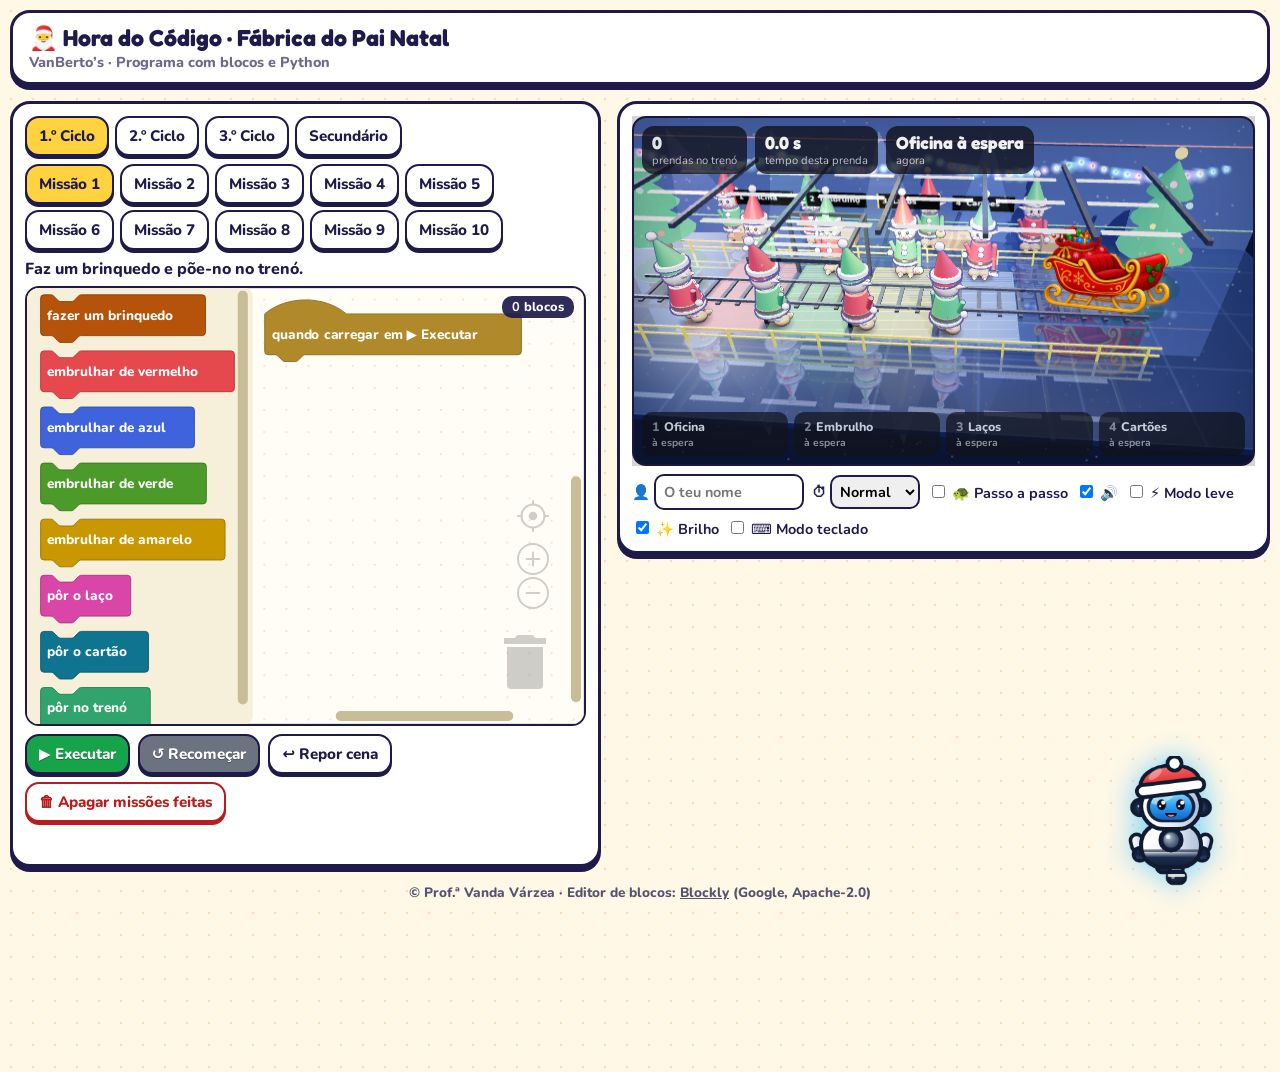
<file: blocos/natal.html>
<!DOCTYPE html>
<html lang="pt-PT">
<head>
<meta charset="utf-8">
<meta name="viewport" content="width=device-width, initial-scale=1, viewport-fit=cover">
<meta name="theme-color" content="#fff8e7"><title>Hora do Código · Fábrica do Pai Natal</title>
<link rel="preconnect" href="https://fonts.googleapis.com"><link rel="preconnect" href="https://fonts.gstatic.com" crossorigin><link href="https://fonts.googleapis.com/css2?family=Fredoka:wght@500;700&family=Nunito:wght@600;800&display=swap" rel="stylesheet">
<link rel="stylesheet" href="vb-jogo.css">
<style>
*{box-sizing:border-box}
#pyw{display:none}
.stage{position:relative}.stage::after{content:"";position:absolute;inset:0;pointer-events:none;border-radius:inherit;box-shadow:inset 0 0 80px rgba(0,0,0,.24)}#hud{position:absolute;top:10px;left:10px;right:10px;display:flex;gap:8px;pointer-events:none}#hud div{background:rgba(18,20,30,.78);color:#fff;border-radius:12px;padding:6px 10px;display:flex;flex-direction:column;min-width:96px}#hud b{font:700 1.1rem 'Fredoka',sans-serif}#hud span{font-size:.7rem;opacity:.75}#stl{position:absolute;left:10px;right:10px;bottom:10px;display:flex;gap:6px;pointer-events:none}#stl .s{flex:1;background:rgba(18,20,30,.72);color:#cbd5e1;border-radius:10px;padding:4px 8px;font-weight:800;font-size:.78rem;border:2px solid transparent}#stl .s i{font-style:normal;opacity:.6;margin-right:2px}#stl .s small{display:block;font-weight:700;opacity:.7}#stl .s.on{border-color:#ffd23f;color:#fff}#stl .s.ok{color:#2ee6a6}@media(max-width:560px){#hud div{min-width:0;padding:4px 6px}#hud b{font-size:.85rem}#hud span{font-size:.6rem}#stl .s{font-size:.62rem;padding:3px 5px}#stl .s small{display:none}}

.w{max-width:1260px}
.bwrap{position:relative}
#pyeb{display:none}
</style>
</head>
<body>
<div class="w">
<header><h1>🎅 Hora do Código · Fábrica do Pai Natal</h1><div class="sub">VanBerto’s · Programa com blocos e Python</div></header>
<div class="game">
<div class="card ed">
<div class="lv" id="cys"></div>
<div class="lv" id="lvs"></div>
<div id="mis"></div>
<div class="bwrap"><div id="bw"></div><div class="bcount"><b id="bc">0</b> blocos</div></div>
<div class="row">
<button id="go">▶ Executar</button>
<button id="clr">↺ Recomeçar</button>
<button id="rst">↩ Repor cena</button>
<button id="era" style="color:#b91c1c;border-color:#b91c1c;box-shadow:0 3px 0 #b91c1c">🗑 Apagar missões feitas</button>
<button id="pyb">🐍 Python</button>
</div>
<div id="msg"></div>
<div id="pyw"><div class="pyhd"><b>🐍 O mesmo programa em Python</b><button id="pye">✏️ Editar</button></div>
<div id="pyv" aria-live="off"></div>
<textarea id="py" rows="6" spellcheck="false"></textarea>
<div class="row" id="pyeb"><button id="pya" style="background:#3776ab">⬆ Usar este código</button></div>
<small class="pynote">Cada linha corresponde a um bloco. Enquanto o bloco trabalha, a linha de código que está a correr fica acesa.</small></div>
</div>
<div class="card stg">
<div class="stage"><canvas id="cv" width="640" height="360"></canvas><div id="hud"><div><b id="h-done">0</b><span>prendas no trenó</span></div><div><b id="h-t">0.0 s</b><span>tempo desta prenda</span></div><div><b id="h-st">Oficina à espera</b><span>agora</span></div></div><div id="stl"><div class="s"><i>1</i> Oficina<small>à espera</small></div><div class="s"><i>2</i> Embrulho<small>à espera</small></div><div class="s"><i>3</i> Laços<small>à espera</small></div><div class="s"><i>4</i> Cartões<small>à espera</small></div></div></div>
<div class="row"><label>👤 <input id="nm" type="text" placeholder="O teu nome"></label><label>⏱ <select id="sp"><option value="0.6">Devagar</option><option value="1" selected>Normal</option><option value="2">Rápido</option></select></label><label><input type="checkbox" id="stp"> 🐢 Passo a passo</label><label><input type="checkbox" id="snd" checked> 🔊</label><label><input type="checkbox" id="lt"> ⚡ Modo leve</label></div>
</div>
</div>
<footer>© Prof.ª Vanda Várzea · Editor de blocos: <a href="https://developers.google.com/blockly" target="_blank" rel="noopener" style="color:inherit">Blockly</a> (Google, Apache-2.0)</footer>
</div>

<div id="fixed-robot-wrap"><div class="fixed-bubble" id="fixedRobotBubble" role="status" aria-live="polite">Olá! 😊</div><canvas class="fixed-robot" id="fixed-robot-cv" width="192" height="192" role="button" tabindex="0" aria-label="Robô VanBerto's — clica para falar"></canvas></div>

<div id="cert" style="display:none;position:fixed;inset:0;background:rgba(0,0,0,.6);z-index:20;padding:12px;overflow:auto"><div class="card" style="max-width:700px;margin:0 auto"><img id="cimg" alt="Certificado" style="width:100%"><div id="chist" style="margin:8px 0;font-weight:700;text-align:center;color:#444"></div><div class="row"><button id="cdl" style="background:#30a46c">⬇ Guardar PNG</button><button id="cpr" style="background:#3776ab">🖨️ Imprimir</button><button id="cx" style="background:#6b7280">Fechar</button></div></div></div>
<script src="vb-core.js"></script>
<script src="vb-solucoes.js"></script>
<script src="vb-atmos.js"></script>
<script src="blockly_compressed.js"></script>
<script src="blockly-msg-pt.js"></script>
<script src="vb-editor.js"></script>
<script src="three.min.js"></script>
<script src="vb-gfx.js"></script>
<script>
const $=s=>document.querySelector(s);
const NAME={S:'🔨 fazer brinquedo',R:'🎁 papel vermelho',B:'🎁 papel azul',G:'🎁 papel verde',Y:'🎁 papel amarelo',M:'🎀 pôr laço',W:'✉️ pôr cartão',E:'🛷 pôr no trenó',X:'🔁 refazer embrulho',ifB:'🔀 se pedido azul',ifR:'🔀 se pedido vermelho',ifD:'🔀 se embrulho rasgado',else:'↔ senão',wh:'🔄 enquanto faltar fazer',rep:'🔁 repetir',end:'fim'};
const COL={S:'#b45309',R:'#e5484d',B:'#3e63dd',G:'#4c9a2a',Y:'#d4a000',M:'#d946a8',W:'#0e7490',E:'#30a46c',X:'#9333ea',ifB:'#2b8a9e',ifR:'#2b8a9e',ifD:'#2b8a9e',else:'#4aa8bb',wh:'#c2410c',rep:'#8e4ec6',end:'#a98bd8'};
const PY={S:'fazer_brinquedo()',R:'embrulhar("vermelho")',B:'embrulhar("azul")',G:'embrulhar("verde")',Y:'embrulhar("amarelo")',M:'por_laco()',W:'por_cartao()',E:'por_no_treno()',X:'refazer_embrulho()',ifB:'if pedido == "azul":',ifR:'if pedido == "vermelho":',ifD:'if embrulho_rasgado():',wh:'while faltam_brinquedos():'};
const x=(n,k)=>Array(n).fill(k);
const B1=['S','R','B','G','Y','M','W','E'],B2=[...B1,'rep'],B4=[...B2,'ifB','ifR','else','wh','ifD','X'];
const CY=[
{n:'1.º Ciclo',b:B1,py:0,lv:[
 {t:'Faz um brinquedo e põe-no no trenó.',g:['S','E']},
 {t:'Faz um brinquedo, embrulha-o em papel vermelho e põe-no no trenó.',g:['S','R','E']},
 {t:'Faz um brinquedo, embrulha em papel verde, põe o laço e coloca no trenó.',g:['S','G','M','E']},
 {t:'Faz um brinquedo, embrulha na cor que quiseres, põe laço e cartão e coloca no trenó.',g:['S','P','M','W','E'],free:true},
 {t:'Faz um brinquedo, embrulha em vermelho, põe o laço e coloca no trenó.',g:['S','R','M','E']},
 {t:'Prenda azul completa: faz o brinquedo, embrulha em azul, põe o laço e o cartão e coloca no trenó.',g:['S','B','M','W','E']},
 {t:'Faz um brinquedo, embrulha em amarelo, põe o cartão e coloca no trenó.',g:['S','Y','W','E']},
 {t:'Faz um brinquedo, põe o laço e o cartão (sem embrulho!) e coloca no trenó.',g:['S','M','W','E']},
 {t:'Faz um brinquedo, embrulha em azul, põe o laço e coloca no trenó.',g:['S','B','M','E']},
 {t:'Prenda amarela completa: faz o brinquedo, embrulha em amarelo, põe o laço e o cartão e coloca no trenó.',g:['S','Y','M','W','E']}]},
{n:'2.º Ciclo',b:B2,py:0,lv:[
 {t:'Faz 3 brinquedos, embrulha em vermelho e põe no trenó. Dica: usa o repetir!',g:[...x(3,'S'),'R','E']},
 {t:'Faz 4 brinquedos, embrulha em azul, põe o laço e coloca no trenó.',g:[...x(4,'S'),'B','M','E']},
 {t:'Faz 2 brinquedos, embrulha em vermelho, faz mais 2, põe o laço e coloca no trenó.',g:['S','S','R','S','S','M','E']},
 {t:'Faz 5 brinquedos, embrulha em verde, põe o cartão e coloca no trenó.',g:[...x(5,'S'),'G','W','E']},
 {t:'🐞 Encontra o erro! Era para fazer 3 brinquedos, embrulhar em vermelho e pôr no trenó, mas o programa tem um erro. Corrige-o!',pre:[{k:'rep',n:3},{k:'S'},{k:'end'},{k:'G'},{k:'E'}],g:[...x(3,'S'),'R','E']},
 {t:'Prenda amarela: faz 2 brinquedos, embrulha em amarelo, põe o laço e coloca no trenó.',g:['S','S','Y','M','E']},
 {t:'Faz 2 brinquedos, embrulha em verde, põe o laço e o cartão e coloca no trenó.',g:['S','S','G','M','W','E']},
 {t:'Faz 4 brinquedos, embrulha em vermelho, põe o laço e o cartão e coloca no trenó.',g:[...x(4,'S'),'R','M','W','E']},
 {t:'🐞 Encontra o erro! Era para embrulhar em azul e pôr o laço, mas o programa embrulha na cor errada. Corrige-o!',pre:[{k:'S'},{k:'R'},{k:'M'},{k:'E'}],g:['S','B','M','E']},
 {t:'Faz 3 brinquedos, embrulha em azul, põe o laço e o cartão e coloca no trenó.',g:[...x(3,'S'),'B','M','W','E']},
 {t:'🐞 Encontra o erro! Era para fazer 4 brinquedos e embrulhar em verde, mas o programa só faz 3. Corrige-o!',pre:[{k:'rep',n:3},{k:'S'},{k:'end'},{k:'G'},{k:'E'}],g:[...x(4,'S'),'G','E']}]},
{n:'3.º Ciclo',b:B2,py:1,lv:[
 {t:'Repete 3 vezes: fazer um brinquedo e embrulhar em vermelho. Depois põe o laço e coloca no trenó.',g:['S','R','S','R','S','R','M','E']},
 {t:'Faz 3 brinquedos, embrulha em verde, põe o laço e o cartão e coloca no trenó.',g:[...x(3,'S'),'G','M','W','E']},
 {t:'Repete 2 vezes: fazer 2 brinquedos e embrulhar em azul. Depois laço e trenó.',g:['S','S','B','S','S','B','M','E']},
 {t:'Repete 3 vezes: fazer um brinquedo e embrulhar em verde. Depois laço, cartão e trenó.',g:['S','G','S','G','S','G','M','W','E']},
 {t:'Repete 4 vezes: fazer um brinquedo e embrulhar em azul. Depois laço e trenó.',g:['S','B','S','B','S','B','S','B','M','E']},
 {t:'Repete 2 vezes: fazer 3 brinquedos e embrulhar em vermelho. Depois cartão e trenó.',g:['S','S','S','R','S','S','S','R','W','E']},
 {t:'Faz 5 brinquedos, embrulha em amarelo, põe o laço e o cartão e coloca no trenó.',g:[...x(5,'S'),'Y','M','W','E']},
 {t:'Repete 3 vezes: fazer um brinquedo e embrulhar em amarelo. Depois põe o laço e coloca no trenó.',g:['S','Y','S','Y','S','Y','M','E']},
 {t:'Repete 2 vezes: fazer um brinquedo e embrulhar em vermelho. Depois põe o laço, o cartão e coloca no trenó.',g:['S','R','S','R','M','W','E']}]},
{n:'Secundário',b:B4,py:2,lv:[
 {t:'Cada pedido chega com um número diferente de brinquedos por fazer. Usa «enquanto» para os fazer todos, embrulha em vermelho, põe o laço e coloca no trenó.',max:5,tests:[{pecas:2},{pecas:3},{pecas:5}],x:e=>[...x(e.pecas,'S'),'R','M','E']},
 {t:'O pedido pode ser azul ou vermelho. Faz 1 brinquedo, embrulha na cor do pedido (usa «se» e «senão»), põe laço e cartão e coloca no trenó.',max:9,tests:[{cor:'B'},{cor:'R'}],x:e=>['S',e.cor,'M','W','E']},
 {t:'Pedido completo! Faz todos os brinquedos que faltam, embrulha na cor do pedido, põe o laço e coloca no trenó.',max:9,tests:[{pecas:1,cor:'B'},{pecas:3,cor:'R'},{pecas:4,cor:'B'}],x:e=>[...x(e.pecas,'S'),e.cor,'M','E']},
 {t:'🔍 Controlo de qualidade! Faz o brinquedo, embrulha em vermelho e, SE o embrulho estiver rasgado, refaz o embrulho. Depois põe no trenó.',max:6,tests:[{defeito:true},{defeito:false}],x:e=>['S','R',...(e.defeito?['X']:[]),'E']},
 {t:'O pedido pode ser azul ou vermelho e chega com brinquedos por fazer. Faz todos, embrulha na cor do pedido, põe o laço e o cartão e coloca no trenó.',max:10,tests:[{pecas:2,cor:'R'},{pecas:3,cor:'B'},{pecas:5,cor:'R'}],x:e=>[...x(e.pecas,'S'),e.cor,'M','W','E']},
 {t:'🔍 Controlo de qualidade com vários brinquedos! Faz todos, embrulha em vermelho, SE o embrulho estiver rasgado refaz, põe o laço e coloca no trenó.',max:8,tests:[{pecas:2,defeito:true},{pecas:4,defeito:false},{pecas:3,defeito:true}],x:e=>[...x(e.pecas,'S'),'R',...(e.defeito?['X']:[]),'M','E']},
 {t:'Se o pedido for azul, embrulha em azul; senão, embrulha em amarelo. Faz 1 brinquedo, põe o laço e coloca no trenó.',max:8,tests:[{cor:'B'},{cor:'R'}],x:e=>['S',e.cor==='B'?'B':'Y','M','E']},
 {t:'🔍 Controlo de qualidade e pedido! Faz o brinquedo, embrulha na cor do pedido (azul ou vermelho), SE o embrulho estiver rasgado refaz, põe o laço e coloca no trenó.',max:10,tests:[{cor:'B',defeito:true},{cor:'R',defeito:false},{cor:'B',defeito:false},{cor:'R',defeito:true}],x:e=>['S',e.cor,...(e.defeito?['X']:[]),'M','E']},
 {t:'Pedido completo com controlo de qualidade! Faz todos os brinquedos que faltam, embrulha na cor do pedido (azul ou vermelho), SE o embrulho estiver rasgado refaz, põe o laço e coloca no trenó.',max:11,tests:[{pecas:2,cor:'B',defeito:true},{pecas:3,cor:'R',defeito:false},{pecas:1,cor:'R',defeito:true}],x:e=>[...x(e.pecas,'S'),e.cor,...(e.defeito?['X']:[]),'M','E']}]}
];
const IMG={treno:'[data-uri]'};
const FAILS={};let cy=0,LV=CY[0].lv,lv=0,prog=[],sel=-1,SPD=1,running=false,light=false;
/* ---------- 3D ---------- */
const cv=$('#cv');
const R=new THREE.WebGLRenderer({canvas:cv,antialias:true});
R.outputEncoding=THREE.sRGBEncoding;R.toneMapping=THREE.ACESFilmicToneMapping;R.toneMappingExposure=1.0;
R.shadowMap.enabled=true;R.shadowMap.type=THREE.PCFSoftShadowMap;
const S=new THREE.Scene();S.background=new THREE.Color(0x0c1738);S.fog=new THREE.Fog(0x0c1738,32,70);
const cam=new THREE.PerspectiveCamera(42,16/9,.1,90);
S.add(new THREE.HemisphereLight(0xcfdcff,0x4a3a3a,.4));
const dl=new THREE.DirectionalLight(0xdfe8ff,.95);const rim=new THREE.DirectionalLight(0x7aa2ff,.55);rim.position.set(-7,6,-9);S.add(rim);dl.position.set(4,12,7);dl.castShadow=true;dl.shadow.mapSize.set(2048,1024);dl.shadow.normalBias=.03;
Object.assign(dl.shadow.camera,{left:-16,right:16,top:8,bottom:-8,near:1,far:34});dl.shadow.camera.updateProjectionMatrix();S.add(dl);
const M=(c,r,m,e)=>new THREE.MeshStandardMaterial({color:c,roughness:r==null?.6:r,metalness:m==null?.1:m,emissive:e||0,envMapIntensity:.9});
function box(w,h,d,mat,x,y,z,p){const m=new THREE.Mesh(new THREE.BoxGeometry(w,h,d),mat);m.position.set(x,y,z);m.castShadow=m.receiveShadow=true;(p||S).add(m);return m}
function cyl(r1,r2,h,mat,p){const m=new THREE.Mesh(new THREE.CylinderGeometry(r1,r2,h,20),mat);m.castShadow=true;(p||S).add(m);return m}
function ball(r,mat,p){const m=new THREE.Mesh(new THREE.SphereGeometry(r,16,12),mat);m.castShadow=true;p.add(m);return m}
const steel=M(0x30343f,.45,.7),red=M(0xd62828,.35,.5),dark=M(0x15171d,.6,.4),yel=M(0xf5c518,.5,.1);
const glowW=new THREE.MeshBasicMaterial({color:0xffffff});
VBG.env(R,S,{top:'#1a2a66',mid:'#3d5aa8',bottom:'#0e1228',panelI:4,panels:[[0xff6b6b,-9,12,8,7,3],[0x7dff9a,14,10,-4,6,6],[0xffe9b0,0,18,-10,14,4]]});

/* fábrica: chão com painéis, parede, luzes de teto, calhas */
function floorTex(){const c=document.createElement('canvas');c.width=c.height=256;const g=c.getContext('2d');g.fillStyle='#33466f';g.fillRect(0,0,256,256);g.strokeStyle='#4a5f93';g.lineWidth=3;g.strokeRect(1,1,254,254);g.fillStyle='rgba(255,255,255,.04)';for(let i=0;i<70;i++)g.fillRect(Math.random()*256,Math.random()*256,3,3);const t=new THREE.CanvasTexture(c);t.wrapS=t.wrapT=THREE.RepeatWrapping;t.repeat.set(10,5);t.encoding=THREE.sRGBEncoding;return t}
const FLOOR=box(40,.3,20,new THREE.MeshStandardMaterial({map:floorTex(),roughness:.34,metalness:.28,envMapIntensity:1.1,transparent:true,opacity:.7}),2,-.15,-2);
/* reflexo real no chão: 1.º passe = cena espelhada (chão escondido); 2.º passe = cena normal com o chão semitransparente. Desligado no Modo leve. */
function drawScene(){const P=window.VBA&&VBA.post.begin(R);drawScene0();if(P)VBA.post.end(R)}
function drawScene0(){
 if(light){FLOOR.material.opacity=1;R.render(S,cam);return}
 FLOOR.material.opacity=.7;
 const bg=S.background;FLOOR.visible=false;S.scale.y=-1;S.updateMatrixWorld(true);R.render(S,cam);
 S.scale.y=1;FLOOR.visible=true;S.updateMatrixWorld(true);
 S.background=null;R.autoClear=false;R.clearDepth();R.render(S,cam);
 S.background=bg;R.autoClear=true}
box(40,9,.3,M(0x1b2b5a,.8),2,4.2,-6.8);
box(40,.06,.08,new THREE.MeshBasicMaterial({color:0x2fb34a}),2,1.3,-6.6);
box(40,.06,.08,new THREE.MeshBasicMaterial({color:0xe5484d}),2,6.2,-6.6);
for(let x=-12;x<=14;x+=4)for(const z of[-3.2,-.4,2.4]){const l=new THREE.Mesh(new THREE.BoxGeometry(3,.06,.3),glowW);l.position.set(x,5.4,z);S.add(l)}
for(let x=-12;x<=14;x+=4)box(.2,.2,8,dark,x+2,5.7,-.4);
box(26,.14,.14,steel,1,.3,-.95);box(26,.14,.14,steel,1,.3,.95);
for(let x=-11;x<=13;x+=1)box(.2,.1,2.3,dark,x,.15,0);
/* estações: piso colorido, sinais, projetores */
const STN=['Oficina','Embrulho','Laços','Cartões'],SX=[-6,-2,2,6],SC=[0xe5484d,0x2fb34a,0xffc233,0x3e63dd],SH=['#e5484d','#2fb34a','#ffc233','#3e63dd'];
const spots=[];
function sign(t,n,x,hex){const c=document.createElement('canvas');c.width=512;c.height=128;const g=c.getContext('2d');g.fillStyle='rgba(15,17,24,.92)';g.fillRect(0,0,512,128);g.fillStyle=hex;g.fillRect(0,0,14,128);g.fillStyle='#fff';g.font='bold 62px system-ui,sans-serif';g.textBaseline='middle';g.fillText(n+'  '+t,40,66);const tx=new THREE.CanvasTexture(c);tx.encoding=THREE.sRGBEncoding;const m=new THREE.Mesh(new THREE.PlaneGeometry(3.4,.85),new THREE.MeshBasicMaterial({map:tx}));m.position.set(x,3.6,-4.2);S.add(m)}
SX.forEach((x,i)=>{
 const col=new THREE.Color(SC[i]);
 box(3.6,.03,6,M(col.clone().multiplyScalar(.45),.6,.1,col.clone().multiplyScalar(.12)),x,.02,0);
 for(const z of[-3,3])box(3.6,.04,.07,new THREE.MeshBasicMaterial({color:SC[i]}),x,.05,z);
 for(const dx of[-1.8,1.8])box(.07,.04,6,new THREE.MeshBasicMaterial({color:SC[i]}),x+dx,.05,0);
 sign(STN[i],i+1,x,SH[i]);
 const sp=new THREE.SpotLight(SC[i],2.4,20,.75,.5);sp.position.set(x,9,2);sp.target.position.set(x,0,0);S.add(sp,sp.target);spots.push(sp);window.VBA&&VBA.beam(S,x,9,2,x,0,0,2.7,SC[i],.1);
});
/* cabine de pintura */
for(const sx of[-1,1])for(const sz of[-1,1])box(.18,3.6,.18,dark,-2+sx*2,1.8,sz*2.3);
for(const sz of[-1,1])box(4.2,.18,.18,dark,-2,3.6,sz*2.3);
for(const sx of[-1,1])box(.18,.18,4.6,dark,-2+sx*2,3.6,0);
for(let i=0;i<5;i++){const b=new THREE.Mesh(new THREE.BoxGeometry(3.6,.05,.26),glowW);b.position.set(-2,3.5,-1.6+i*.8);S.add(b)}
/* guardas amarelas */
for(const z of[-3.9,3.9]){for(let x=-11;x<=13;x+=2)box(.1,.9,.1,yel,x,.45,z);box(25,.08,.08,yel,1,.9,z);box(25,.08,.08,yel,1,.5,z)}

/* prenda: brinquedos, embrulho com bolinhas, laço e cartão */
const car=new THREE.Group();car.scale.setScalar(1.5);S.add(car);VBG.blob(car,0,.02,0,1.9,1.9,.45);
let camZoom=0;
const gift=new THREE.Group();car.add(gift);gift.visible=false;
const PM=c=>M(c,.35,.05);
const OL=m=>{const o=new THREE.Mesh(m.geometry,new THREE.MeshBasicMaterial({color:0x1e1b4b,side:THREE.BackSide}));o.scale.setScalar(1.09);m.add(o);return m};
const sph=(r,c,x,y,z,p,sy)=>{const m=new THREE.Mesh(new THREE.SphereGeometry(r,18,14),PM(c));m.position.set(x,y,z);m.castShadow=true;if(sy)m.scale.y=sy;(p||gift).add(m);return OL(m)};
const bx=(w,h,d,c,x,y,z,p)=>OL(box(w,h,d,PM(c),x,y,z,p||gift));
const cy2=(r,h,c,x,y,z,p)=>{const m=cyl(r,r,h,PM(c),p||gift);m.position.set(x,y,z);return OL(m)};
const cone=(r,h,c,x,y,z,p)=>{const m=new THREE.Mesh(new THREE.ConeGeometry(r,h,18),PM(c));m.position.set(x,y,z);m.castShadow=true;(p||gift).add(m);return OL(m)};
const kinds=[],mkK=f=>{const g=new THREE.Group();f(g);g.scale.setScalar(1.25);g.visible=false;gift.add(g);kinds.push(g)};
mkK(g=>{sph(.58,0xb5651d,0,.62,0,g);sph(.4,0xf0cf9a,0,.55,.36,g,1.05);sph(.5,0xc9833a,0,1.35,0,g);sph(.2,0xb5651d,-.38,1.75,0,g);sph(.2,0xb5651d,.38,1.75,0,g);sph(.11,0xff9fb5,-.38,1.75,.1,g);sph(.11,0xff9fb5,.38,1.75,.1,g);sph(.22,0xf0cf9a,0,1.25,.4,g);sph(.08,0x111111,0,1.32,.58,g);sph(.07,0x111111,-.18,1.5,.42,g);sph(.07,0x111111,.18,1.5,.42,g);sph(.18,0xb5651d,-.62,.75,.12,g);sph(.18,0xb5651d,.62,.75,.12,g);sph(.21,0xb5651d,-.3,.12,.28,g);sph(.21,0xb5651d,.3,.12,.28,g);sph(.13,0xe5484d,-.14,1.0,.46,g);sph(.13,0xe5484d,.14,1.0,.46,g);sph(.08,0xc0262d,0,1.0,.52,g)});
mkK(g=>{bx(.95,.85,.65,0x6fb7ff,0,.8,0,g);bx(.5,.3,.05,0xffd23f,0,.85,.34,g);sph(.07,0xe5484d,-.12,.85,.4,g);sph(.07,0x30a46c,.12,.85,.4,g);bx(1.05,.8,.75,0xeaf3ff,0,1.7,0,g);bx(.8,.4,.05,0x1e2a4a,0,1.72,.39,g);sph(.1,0x5ef2ff,-.2,1.72,.43,g);sph(.1,0x5ef2ff,.2,1.72,.43,g);cy2(.04,.35,0x444444,0,2.28,0,g);sph(.11,0xe5484d,0,2.5,0,g);cy2(.14,.22,0xff9f1c,-.6,1.7,0,g).rotation.z=Math.PI/2;cy2(.14,.22,0xff9f1c,.6,1.7,0,g).rotation.z=Math.PI/2;bx(.2,.6,.22,0x9ac8ff,-.62,.85,0,g);bx(.2,.6,.22,0x9ac8ff,.62,.85,0,g);bx(.3,.25,.4,0x334455,-.25,.15,.05,g);bx(.3,.25,.4,0x334455,.25,.15,.05,g)});
mkK(g=>{sph(.65,0xffd23f,0,.7,0,g,.9);sph(.42,0xffd23f,.12,1.5,.15,g);bx(.42,.14,.34,0xff8a00,.12,1.4,.6,g);sph(.07,0x111111,-.05,1.58,.5,g);sph(.07,0x111111,.3,1.58,.5,g);sph(.09,0xff9fb5,-.12,1.4,.5,g,.7);sph(.26,0xf5b800,-.62,.75,0,g,.6);sph(.14,0xffd23f,0,.55,-.7,g);sph(.18,0xffe680,.05,1.95,.15,g,.7)});
mkK(g=>{bx(1.7,.45,.85,0xe5484d,0,.5,0,g);bx(.8,.38,.7,0x9fd8ff,-.15,.92,0,g);bx(.5,.06,.9,0xffffff,.45,.76,0,g);bx(.12,.5,.95,0xffffff,-.78,.88,0,g);sph(.1,0xfff3a0,.86,.55,.25,g);sph(.1,0xfff3a0,.86,.55,-.25,g);[-.55,.55].forEach(x=>[-.48,.48].forEach(z=>{cy2(.3,.2,0x222222,x,.3,z,g).rotation.x=Math.PI/2;sph(.12,0xcfd8e3,x,.3,z*1.1,g)}))});
mkK(g=>{cy2(.4,1.4,0xf5f8ff,0,1.0,0,g);cone(.4,.7,0xe5484d,0,2.05,0,g);sph(.17,0x6fb7ff,0,1.2,.36,g);bx(.1,.6,.6,0xe5484d,-.5,.45,0,g);bx(.1,.6,.6,0xe5484d,.5,.45,0,g);bx(.6,.6,.1,0xe5484d,0,.45,.5,g);cone(.28,.6,0xff9f1c,0,-.05,0,g).rotation.x=Math.PI});
const dots=document.createElement('canvas');dots.width=dots.height=64;const dg=dots.getContext('2d');dg.fillStyle='#fff';dg.fillRect(0,0,64,64);dg.fillStyle='rgba(0,0,0,.16)';[[16,16],[48,16],[32,32],[16,48],[48,48]].forEach(p=>{dg.beginPath();dg.arc(p[0],p[1],6,0,7);dg.fill()});
const dtex=new THREE.CanvasTexture(dots);dtex.wrapS=dtex.wrapT=THREE.RepeatWrapping;dtex.repeat.set(2,2);
const bodyMat=new THREE.MeshStandardMaterial({color:0xffffff,map:dtex,roughness:.45,metalness:.05});
const wrap=new THREE.Mesh(new THREE.BoxGeometry(1.5,1.5,1.5),bodyMat);wrap.position.y=.8;wrap.castShadow=true;wrap.visible=false;OL(wrap);gift.add(wrap);
const rib=new THREE.Group();rib.visible=false;gift.add(rib);bx(1.56,.16,.34,0xffd23f,0,1.58,0,rib);bx(.34,.16,1.56,0xffd23f,0,1.58,0,rib);sph(.26,0xffd23f,-.26,1.8,0,rib,.7);sph(.26,0xffd23f,.26,1.8,0,rib,.7);
const cardM=new THREE.Group();cardM.position.set(.62,1.05,.8);cardM.visible=false;gift.add(cardM);bx(.6,.42,.05,0xffffff,0,0,0,cardM);bx(.5,.06,.06,0xe5484d,0,.05,.04,cardM);
const wheels=[],engine=new THREE.Object3D(),grille={material:{emissive:{set(){}}}};
let kind=0,made=0;const extras=[];
function newToy(){
 if(!made){kind=(kind+1+Math.floor(Math.random()*(kinds.length-1)))%kinds.length;kinds.forEach((g,i)=>g.visible=i===kind);gift.visible=true;gift.scale.setScalar(.01);made=1}
 else{const c=kinds[kind].clone();const o=[[-1.1,-.5],[1.1,-.5],[0,-1],[-.6,.8],[.6,.8]][extras.length%5];c.position.set(o[0],0,o[1]);c.scale.setScalar(.01);gift.add(c);extras.push(c)}}
/* o brinquedo é montado peça a peça: cada peça cai do ar, uma a seguir à outra */
async function popToy(){
 const first=!extras.length,root=first?kinds[kind]:extras[extras.length-1];
 if(first)gift.scale.setScalar(1);else root.scale.setScalar(.9);
 const parts=root.children.filter(c=>c.isMesh);
 parts.forEach(c=>{c.userData.y0=c.position.y;c.visible=false});
 for(const c of parts){c.visible=true;beep(480+Math.random()*320,.05,'triangle');await T(k=>{const e=1-Math.pow(1-k,3);c.position.y=c.userData.y0+(1-e)*1.8},first?85:40)}
 parts.forEach(c=>{c.visible=true;c.position.y=c.userData.y0});
 await T(k=>{const q=1+Math.sin(k*Math.PI)*.08;root.scale.setScalar((first?1.25:.9)*q)},260);root.scale.setScalar(first?1.25:.9)
}
const hideNear=(_,v)=>ST.forEach(s=>{const a=s.arms[1];if(a&&a.body&&a.body.parent)a.body.parent.visible=v});
/* decoração de Natal: pinheiros, luzes, neve e o trenó */
for(const tx of[-13,15.6]){const t=new THREE.Group();t.position.set(tx,0,-4.4);t.scale.setScalar(1.35);S.add(t);const tr=cyl(.25,.3,.8,M(0x6b4423,.9,0),t);tr.position.y=.4;[[1.5,1.6,1.5],[1.2,2.8,1.4],[.85,3.9,1.3]].forEach(a=>{const c=new THREE.Mesh(new THREE.ConeGeometry(a[0],a[2],14),M(0x0f5a28,.85,0));c.position.y=a[1];c.castShadow=true;t.add(c)});const st=new THREE.Mesh(new THREE.SphereGeometry(.22,10,8),new THREE.MeshBasicMaterial({color:0xffd23f}));st.position.y=4.8;t.add(st);[[.7,1.2],[-.6,2.2],[.5,3.1],[-.3,3.9]].forEach((a,i)=>{const b=new THREE.Mesh(new THREE.SphereGeometry(.13,8,6),new THREE.MeshBasicMaterial({color:[0xe5484d,0xffd23f,0x4cc9f0,0xff6bd6][i]}));b.position.set(a[0],a[1],.8);t.add(b)})}
const bulbs=[];for(let i=0;i<52;i++){const b=new THREE.Mesh(new THREE.SphereGeometry(.1,8,6),new THREE.MeshBasicMaterial({color:[0xe5484d,0xffd23f,0x2fb34a,0x4cc9f0][i%4]}));b.position.set(-14+i*.65,5.2-Math.sin((i%13)/13*Math.PI)*.75,-6.55);const gl=new THREE.Sprite(new THREE.SpriteMaterial({map:VBG.dot(),color:[0xe5484d,0xffd23f,0x2fb34a,0x4cc9f0][i%4],transparent:true,opacity:.8,blending:THREE.AdditiveBlending,depthWrite:false}));gl.scale.setScalar(.95);b.add(gl);S.add(b);bulbs.push(b)}
if(window.VBA){bulbs.forEach(b=>VBA.glow(S,b.position.x,b.position.y,b.position.z,b.material.color.getHex(),.55,.5));VBA.dust(S,{x0:-12,x1:14,y0:.4,y1:7,z0:-4,z1:4,color:0xdfe9ff},120,.07,.35)}
const sleighFB=new THREE.Group();sleighFB.position.set(11.9,0,-.3);S.add(sleighFB);box(3.4,.8,2,M(0xc0392b,.5,.1),0,.55,0,sleighFB);box(1,1.4,2,M(0xa93226,.5,.1),1.5,1,0,sleighFB);for(const z of[-.8,.8])box(4,.14,.18,yel,.2,.05,z,sleighFB);
let sleigh=null;new THREE.TextureLoader().load(IMG.treno,t=>{t.encoding=THREE.sRGBEncoding;sleigh=new THREE.Sprite(new THREE.SpriteMaterial({map:t,transparent:true,toneMapped:false}));sleigh.scale.set(6.4,4.27,1);sleigh.position.set(11.9,2.05,-.4);S.add(sleigh);sleighFB.visible=false});
const SN=240,sg=new THREE.BufferGeometry(),sa=new Float32Array(SN*3);for(let i=0;i<SN;i++){sa[i*3]=-14+Math.random()*32;sa[i*3+1]=Math.random()*9;sa[i*3+2]=-6+Math.random()*11}
sg.setAttribute('position',new THREE.BufferAttribute(sa,3));const snow=new THREE.Points(sg,new THREE.PointsMaterial({color:0xffffff,size:.3,map:VBG.dot(),transparent:true,depthWrite:false}));snow.frustumCulled=false;S.add(snow);


/* duendes do Pai Natal (substituem os braços robóticos; mesma interface p1/p2/p3/tip) */
const REST=[-.1,-.2,-.05],WORK=[-1.5,-1.0,-.4],elves=[];
function poseArms(arms,k){arms.forEach(a=>{a.p1.rotation.x=lerp(REST[0],WORK[0],k);a.p2.rotation.x=lerp(REST[1],WORK[1],k);a.p3.rotation.x=lerp(REST[2],WORK[2],k)})}
function arm(x,z,flip,k,ti,ci){
 const g=new THREE.Group();g.position.set(x,0,z);g.scale.setScalar(1.15);if(flip)g.rotation.y=Math.PI-.5;S.add(g);VBG.blob(S,x,.03,z,1.7,1.7,.6);
 const tun=[0x14802e,0xb3141c][(ci||0)%2],hat=[0xb3141c,0x14802e][(ci||0)%2],skin=0xffd6b0;
 const body=new THREE.Group();g.add(body);
 [-1,1].forEach(q=>{sph(.3,0x6b4423,q*.24,.22,.12,body,.7);sph(.13,0x6b4423,q*.24,.2,.5,body);sph(.07,0xffd23f,q*.24,.2,.62,body);cy2(.13,.5,0xffffff,q*.24,.62,0,body);cy2(.135,.12,0xd62828,q*.24,.55,0,body);cy2(.135,.12,0xd62828,q*.24,.8,0,body)});
 const tn=OL(cyl(.42,.62,1.05,PM(tun),body));tn.position.y=1.3;tn.castShadow=true;
 cy2(.64,.1,0xffffff,0,.8,0,body);cy2(.58,.12,0x3b2a1a,0,1.0,0,body);bx(.2,.16,.06,0xffd23f,0,1.0,.58,body);
 sph(.13,0xffffff,0,1.4,.52,body);sph(.13,0xffffff,0,1.65,.45,body);
 cy2(.1,.6,tun,-.58,1.45,.05,body).rotation.z=.4;sph(.14,skin,-.74,1.14,.08,body);
 const head=new THREE.Group();head.position.y=2.3;body.add(head);
 sph(.5,skin,0,0,0,head);sph(.07,0x111111,-.18,.08,.44,head);sph(.07,0x111111,.18,.08,.44,head);sph(.025,0xffffff,-.16,.11,.5,head);sph(.025,0xffffff,.2,.11,.5,head);
 sph(.09,0xff9fb5,-.3,-.12,.4,head,.6);sph(.09,0xff9fb5,.3,-.12,.4,head,.6);sph(.09,0xff8f8f,0,-.02,.5,head);bx(.22,.04,.05,0x8a2a2a,0,-.2,.47,head);
 [-1,1].forEach(q=>{const e=cone(.13,.55,skin,q*.64,.08,0,head);e.rotation.z=-q*Math.PI/2.4});
 const h=cone(.55,1.45,hat,0,1.0,-.12,head);h.rotation.x=-.22;cy2(.57,.16,0xffffff,0,.44,0,head);sph(.17,0xffffff,0,1.72,-.3,head);sph(.08,0xffd23f,.1,.55,.52,head);
 const p1=new THREE.Group();p1.position.set(.62,1.65,.05);body.add(p1);sph(.13,tun,0,0,0,p1);cy2(.11,.65,tun,0,-.33,0,p1);
 const p2=new THREE.Group();p2.position.y=-.66;p1.add(p2);sph(.11,tun,0,0,0,p2);cy2(.1,.6,tun,0,-.3,0,p2);
 const p3=new THREE.Group();p3.position.y=-.6;p2.add(p3);sph(.15,skin,0,0,0,p3);
 const T=ti||0;
 if(T===0){cy2(.04,.55,0x8b5a2b,0,0,.28,p3).rotation.x=Math.PI/2;bx(.36,.2,.2,0x9aa3b8,0,0,.58,p3)}
 else if(T===1){const r=cy2(.2,.5,0xffffff,0,0,.3,p3);r.rotation.z=Math.PI/2;const r2=cy2(.205,.12,0xe5484d,0,0,.3,p3);r2.rotation.z=Math.PI/2}
 else if(T===2){sph(.24,0xffd23f,0,0,.32,p3,.8);sph(.1,0xe5484d,0,0,.52,p3)}
 else{bx(.42,.3,.04,0xffffff,0,0,.34,p3);bx(.3,.05,.05,0xe5484d,0,.05,.37,p3)}
 const tip=new THREE.Object3D();tip.position.set(0,0,.5);p3.add(tip);
 const a={p1,p2,p3,tip,body,head,g,y0:flip?Math.PI-.5:0};poseArms([a],k||0);elves.push(a);return a;
}
const ST=SX.map((x,i)=>({x,arms:[arm(x,-2.6,false,0,i,i),arm(x-1.5,2.4,true,0,i,i+1)]}));
[-9,-4,3,9].forEach((x,i)=>{arm(x,-5.8,false,.2+i*.12,i,i);box(2.2,.7,1.1,M(0x8b5a2b,.7,.1),x+1.6,.9,-5)});

/* etiqueta da encomenda e peças por soldar (missões do Secundário) */
let ENV=null;
const tag=new THREE.Group();tag.position.set(1.3,1.0,0);car.add(tag);
const flag=box(.5,.3,.05,M(0xe5484d),0,.25,0,tag);box(.04,.5,.04,steel,0,0,0,tag);
const pcs=new THREE.Group();pcs.position.set(-.55,2.7,0);car.add(pcs);
for(let i=0;i<5;i++)box(.22,.22,.22,M([0xe5484d,0x4c9a2a,0x3e63dd,0xd4a000,0xd946a8][i],.4,.1),i*.26,0,0,pcs);
function showEnv(e){ENV=e;tag.visible=!!(e&&e.cor);if(e&&e.cor)flag.material.color.set(e.cor==='B'?0x3e63dd:0xe5484d);pcs.children.forEach((c,i)=>c.visible=!!(e&&e.pecas!=null&&i<e.pecas))}

/* faíscas e tinta */
const NP=90,pg=new THREE.BufferGeometry(),pp=new Float32Array(NP*3),pv=new Float32Array(NP*3),pl=new Float32Array(NP);
for(let j=0;j<NP;j++)pp[j*3+1]=-10;
pg.setAttribute('position',new THREE.BufferAttribute(pp,3));
const pm=new THREE.PointsMaterial({size:.26,map:VBG.dot(),color:0xffd34d,transparent:true,blending:THREE.AdditiveBlending,depthWrite:false});
const pts=new THREE.Points(pg,pm);pts.frustumCulled=false;S.add(pts);
const tl=new THREE.PointLight(0xffa040,0,8);S.add(tl);const tv=new THREE.Vector3();
function emit(v,n,spray){for(let c=0;c<n;c++){const j=pl.findIndex(l=>l<=0);if(j<0)return;pl[j]=spray?.5:.7;pp[j*3]=v.x;pp[j*3+1]=v.y;pp[j*3+2]=v.z;const s=spray?1.2:3.2;pv[j*3]=(Math.random()-.5)*s;pv[j*3+1]=spray?-.8+Math.random()*.5:Math.random()*3;pv[j*3+2]=(Math.random()-.5)*s}}
function stepP(dt){for(let j=0;j<NP;j++){if(pl[j]>0){pl[j]-=dt;pv[j*3+1]-=9*dt;for(let a=0;a<3;a++)pp[j*3+a]+=pv[j*3+a]*dt;if(pp[j*3+1]<.2){pp[j*3+1]=.2;pv[j*3+1]*=-.3}}else pp[j*3+1]=-10}pg.attributes.position.needsUpdate=true}

/* painel de informação (HUD) */
const stEls=()=>document.querySelectorAll('#stl .s');
function setSt(i,st){const e=stEls()[i];if(!e)return;e.className='s'+(st==='on'?' on':st==='ok'?' ok':'');e.querySelector('small').textContent=st==='on'?'a trabalhar':st==='ok'?'feito':'à espera'}
const hudState=t=>{$('#h-st').textContent=t};
let tI=null,t0=0,done=0;
function tStart(){t0=performance.now();clearInterval(tI);tI=setInterval(()=>{$('#h-t').textContent=((performance.now()-t0)/1000).toFixed(1)+' s'},100)}
function tStop(){clearInterval(tI)}
function reset(){car.position.set(-9.5,.3,0);camZoom=0;try{hideNear(0,true)}catch(e){}car.visible=true;gift.visible=false;gift.scale.setScalar(1);gift.rotation.y=0;made=0;extras.splice(0).forEach(c=>gift.remove(c));kinds.forEach(g=>g.visible=false);wrap.visible=false;wrap.scale.set(1,1,1);wrap.rotation.y=0;rib.visible=false;cardM.visible=false;bodyMat.color.set(0xffffff);showEnv(null);tStop();stEls().forEach((_,i)=>setSt(i,'wait'));hudState('Oficina à espera');$('#h-t').textContent='0.0 s'}
reset();

function size(){const w=cv.clientWidth||640;R.setPixelRatio(light?.5:Math.min(window.devicePixelRatio||1,2));R.setSize(w,w*9/16,false)}
function setLight(v,auto){light=v;window.VBA&&VBA.setLight(S,v);$('#lt').checked=v;R.shadowMap.enabled=!v;S.environment=v?null:VBG.envTex;dl.castShadow=!v;spots.forEach(s=>s.intensity=v?0:2.4);S.traverse(o=>{if(o.material)o.material.needsUpdate=true});size();if(auto)say('Fiz o modo leve para ajudar este computador. 😉')}
$('#lt').onchange=e=>setLight(e.target.checked);
addEventListener('resize',size);size();
let last=performance.now(),fr=0,acc=0,camX=3,zm=1.6;
(function loop(){requestAnimationFrame(loop);const n=performance.now(),d=n-last;acc+=d;last=n;
 if(++fr===90&&!light&&acc/90>55)setLight(true,true);
 const idle=!running&&car.position.x<-9,tx=idle?3.0:Math.max(-5,Math.min(7,car.position.x));camX+=(tx-camX)*.05;zm+=((idle?1.6:1)-zm)*.05;{const e=camZoom*camZoom*(3-2*camZoom),bx=lerp(camX,car.position.x,e);cam.position.set(bx+lerp(2.5,2.6,e),lerp(8.4*zm,5.6,e),lerp(11.6*zm,8.4,e));cam.lookAt(bx+lerp(1.2,.2,e),lerp(.7,1.5,e),0)}
 stepP(Math.min(d,50)/1000);elves.forEach((e,i)=>{e.body.position.y=Math.abs(Math.sin(n/420+i*1.7))*.07;e.head.rotation.z=Math.sin(n/650+i)*.07});if(!light){bulbs.forEach((b,i)=>b.scale.setScalar(1+.3*Math.sin(n/280+i*1.3)));const q=sg.attributes.position;for(let i=0;i<SN;i++){q.array[i*3+1]-=.025;if(q.array[i*3+1]<0)q.array[i*3+1]=9}q.needsUpdate=true}snow.visible=!light;drawScene()})();

/* ---------- animação ---------- */
let stopReq=false; /* o aluno carregou em «Parar»: as animações acabam logo e o programa pára no passo seguinte */
const T=(f,ms)=>new Promise(r=>{const t0=performance.now();(function l(){const k=stopReq?1:Math.min(1,(performance.now()-t0)*SPD/ms);f(k);k<1?requestAnimationFrame(l):r()})()});
function lerp(a,b,k){return a+(b-a)*k}
async function goTo(x){const a=car.position.x;if(a===x)return;await T(k=>{const nx=lerp(a,x,k),dx=nx-car.position.x;car.position.x=nx;wheels.forEach(w=>w.rotation.z-=dx/.3)},Math.abs(x-a)*150+80)}
/* cada duende trabalha à sua maneira: martelar (toques secos e faíscas), pintar com o rolo (passagem larga e contínua), retocar (toques curtos) */
const sweepSet=(st,off)=>st.arms.forEach(a=>a.g.rotation.y=a.y0+(a.y0?-1:1)*off);
async function work(st,colorHex,mode){
 const ham=mode==='hammer',touch=mode==='touch',pa=mode==='paint',dur=ham?1000:touch?650:1200;
 if(ham)beep(220,.1,'triangle');else if(touch)beep(700,.12,'sine');else beep(380,.4,'sine');
 await T(k=>poseArms(st.arms,k),400);
 pm.color.set(ham?0xffd34d:colorHex);tl.color.set(ham?0xffd34d:colorHex);
 const from=bodyMat.color.clone(),to=new THREE.Color(colorHex),ww=1+Math.min(extras.length,4)*.35;
 if(pa)wrap.visible=true;
 let off=0,hit=-1,sw=0;
 await T(k=>{
  const now=performance.now();
  if(ham){ /* 5 pancadas: o martelo sobe e desce, cada pancada faz toc e faíscas */
   const w3=WORK[2]-.5+Math.abs(Math.sin(k*Math.PI*5))*1.3;st.arms.forEach(a=>a.p3.rotation.x=w3);
   const h=Math.floor(k*5+.5);
   if(h!==hit&&k>.05){hit=h;beep(180+Math.random()*60,.08,'triangle');if(!light)st.arms.forEach(a=>{a.tip.getWorldPosition(tv);emit(tv,10,false)});tl.intensity=5}else tl.intensity=Math.max(0,tl.intensity-.4);
  }else if(touch){ /* toques curtos com o rolo */
   st.arms.forEach(a=>a.p3.rotation.x=WORK[2]+Math.sin(k*Math.PI*6)*.25);
   if(!light)tl.intensity=.8;
  }else{ /* rolo: vai e vem largo sobre a prenda */
   off=Math.sin(k*Math.PI*2)*.4;
   if(now-sw>260){beep(300,.15,'sine');sw=now}
   if(!light){st.arms.forEach(a=>{a.tip.getWorldPosition(tv);emit(tv,1,true)});tl.intensity=1.4}
  }
  sweepSet(st,off);tl.position.set(st.x+off*2,1.4,0);
  if(pa){bodyMat.color.copy(from).lerp(to,k);const e=1-Math.pow(1-k,3);wrap.scale.set(ww*(.3+.7*e),.3+.7*e,.3+.7*e);wrap.rotation.y=(1-e)*Math.PI;if(k>.45){kinds.forEach(g=>g.visible=false);extras.forEach(c=>c.visible=false)}}
 },dur);
 tl.intensity=0;
 if(touch){beep(1320,.12,'sine');beep(1760,.15,'sine',.1)}
 await T(k=>{poseArms(st.arms,1-k);sweepSet(st,off*(1-k))},400);
 st.arms.forEach(a=>a.g.rotation.y=a.y0);
}
async function ribbonA(st){beep(520,.2,'triangle');await T(k=>poseArms(st.arms,k),400);rib.visible=true;rib.position.y=3;await T(k=>rib.position.y=lerp(3,0,k*k),600);rib.position.y=0;await T(k=>poseArms(st.arms,1-k),400)}
async function cardA(st){beep(660,.15);await T(k=>poseArms(st.arms,k),300);cardM.visible=true;cardM.position.y=3;await T(k=>cardM.position.y=lerp(3,1.05,k*k),450);await T(k=>poseArms(st.arms,1-k),300)}
async function stn(i,fn){setSt(i,'on');hudState(STN[i]);await goTo(SX[i]);await fn(ST[i]);setSt(i,'ok')}
const paint=(i,c)=>stn(1,st=>work(st,c,'paint'));
const ACT={
 S:async()=>{await stn(0,async st=>{newToy();const zi=T(k=>camZoom=k,500);await work(st,0xffd34d,'hammer');await zi;hideNear(st,false);await popToy();hideNear(st,true);await T(k=>camZoom=1-k,420)});if(ENV&&ENV.pecas!=null){const v=pcs.children.filter(c=>c.visible);if(v.length)v[0].visible=false}},
 R:()=>paint(1,0xe5484d),B:()=>paint(1,0x3e63dd),G:()=>paint(1,0x4c9a2a),Y:()=>paint(1,0xf5c518),
 M:()=>stn(2,ribbonA),W:()=>stn(3,cardA),X:()=>stn(1,st=>work(st,bodyMat.color.getHex(),'touch')),
 E:async()=>{hudState('A carregar o trenó');await goTo(9.6);beep(660,.15);
  await T(k=>{car.position.x=lerp(9.6,10.9,k);car.position.y=.3+Math.sin(k*Math.PI)*2.6+k*1.4;gift.rotation.y=k*Math.PI*2;gift.scale.setScalar(1-.5*k)},950);
  beep(880,.2,'square',.15);gift.visible=false;gift.rotation.y=0;gift.scale.setScalar(1);car.position.y=.3;
  pm.color.set(0xffd34d);tv.set(10.9,3.4,0);emit(tv,40,false);
  if(sleigh)await T(k=>{const q=1+Math.sin(k*Math.PI)*.05;sleigh.scale.set(6.4*q,4.27/q,1)},300);
  done++;$('#h-done').textContent=done;tStop();hudState('Prenda no trenó ✅')}
};

/* ---------- blocos ---------- */
const OPEN=['rep','wh','ifB','ifR','ifD'];
function build(){return VB.build(prog,OPEN)}
function run(nodes,env,out){
 for(const nd of nodes){
  if(out.length>60)return;
  const k=nd.t.k;
  if(k==='rep'){for(let j=0;j<nd.t.n;j++)run(nd.b,env,out)}
  else if(k==='wh'){let c=0;while(env&&env.pecas>0&&c++<20)run(nd.b,env,out)}
  else if(k==='ifD'){run(env&&env.defeito?nd.b:(nd.e||[]),env,out)}
  else if(k==='ifB'||k==='ifR'){run(env&&env.cor===(k==='ifB'?'B':'R')?nd.b:(nd.e||[]),env,out)}
  else{out.push({k,i:nd.i});if(k==='S'&&env&&env.pecas>0)env.pecas--}
 }
}
function expand(env){const out=[];run(build(),env,out);return out}
function toPy(){
 let ind=0,o=[],prevOpen=false;
 for(const b of prog){
  if(b.k==='else'){ind=Math.max(0,ind-1);o.push('    '.repeat(ind)+'else:');ind++;prevOpen=true;continue}
  if(b.k==='end'){if(prevOpen)o.push('    '.repeat(ind)+'pass');ind=Math.max(0,ind-1);prevOpen=false;continue}
  const sp='    '.repeat(ind);
  if(b.k==='rep'){o.push(sp+'for i in range('+b.n+'):');ind++;prevOpen=true;continue}
  if(OPEN.includes(b.k)){o.push(sp+PY[b.k]);ind++;prevOpen=true;continue}
  o.push(sp+PY[b.k]);prevOpen=false;
 }
 return o.join('\n')||'# o teu programa aparece aqui';
}
function parsePy(t){
 const out=[];let depth=0;
 const ok=(b,l)=>{if(!CY[cy].b.includes(b.k))throw new Error('Neste ciclo ainda não podes usar: '+l);out.push(b)};
 for(const raw of t.split('\n')){
  const l=raw.trim();if(!l||l[0]==='#')continue;
  const ind=Math.floor((raw.length-raw.trimStart().length)/4);
  if(l==='else:'){
   while(depth>ind+1){out.push({k:'end'});depth--}
   if(depth<1||ind!==depth-1)throw new Error('O «else:» tem de ficar ao nível do «if»');
   ok({k:'else'},l);continue;
  }
  while(depth>ind){out.push({k:'end'});depth--}
  if(l==='pass')continue;
  if(ind>depth)throw new Error('Indentação errada (usa 4 espaços dentro do bloco): '+l);
  let m;
  if(m=l.match(/^for\s+\w+\s+in\s+range\((\d+)\):$/)){const n=+m[1];if(n<1||n>5)throw new Error('range deve ir de 1 a 5');ok({k:'rep',n},l);depth++}
  else if(l==='while faltam_brinquedos():'){ok({k:'wh'},l);depth++}
  else if(/^if pedido == ["']azul["']:$/.test(l)){ok({k:'ifB'},l);depth++}
  else if(/^if pedido == ["']vermelho["']:$/.test(l)){ok({k:'ifR'},l);depth++}
  else if(l==='if embrulho_rasgado():'){ok({k:'ifD'},l);depth++}
  else if(l==='refazer_embrulho()')ok({k:'X'},l);
  else if(l==='fazer_brinquedo()')ok({k:'S'},l);
  else if((l==='por_no_treno()'||l==='por_no_trenó()'))ok({k:'E'},l);
  else if(l==='por_laco()')ok({k:'M'},l);
  else if(l==='por_cartao()')ok({k:'W'},l);
  else if(m=l.match(/^embrulhar\(["'](vermelho|azul|verde|amarelo)["']\)$/))ok({k:{vermelho:'R',azul:'B',verde:'G',amarelo:'Y'}[m[1]]},l);
  else throw new Error('Não percebi esta linha: '+l);
 }
 while(depth>0){out.push({k:'end'});depth--}
 return out;
}
function clear(){prog=(LV[lv]&&LV[lv].pre)?JSON.parse(JSON.stringify(LV[lv].pre)):[]}
/* ---------- editor de blocos (Blockly) ---------- */
const BL={"S": {"t": "fazer um brinquedo", "c": "#b45309"}, "R": {"t": "embrulhar de vermelho", "c": "#e5484d"}, "B": {"t": "embrulhar de azul", "c": "#3e63dd"}, "G": {"t": "embrulhar de verde", "c": "#4c9a2a"}, "Y": {"t": "embrulhar de amarelo", "c": "#c99700"}, "M": {"t": "pôr o laço", "c": "#d946a8"}, "W": {"t": "pôr o cartão", "c": "#0e7490"}, "E": {"t": "pôr no trenó", "c": "#30a46c"}, "X": {"t": "refazer o embrulho", "c": "#9333ea"}};
const CONDS={"ifB": {"t": "pedido azul"}, "ifR": {"t": "pedido vermelho"}, "ifD": {"t": "embrulho rasgado"}},WHILES={"wh": {"t": "faltar brinquedos"}};
const ED=VBEditor.create({host:$('#bw'),blocks:BL,
 conds:CONDS,
 whiles:WHILES,py:PY,open:OPEN,repMax:5,repColor:'#8e4ec6',ctrlColor:'#2b8a9e',whileColor:'#c2410c'});

const pyColor=l=>l.replace(/&/g,'&amp;').replace(/</g,'&lt;').replace(/("[^"]*")|\b(for|in|if|else|while|pass)\b|\b(\d+)\b|\b([a-z_]+)(?=\()/g,(m,s,kw,nu,fn)=>s?'<span class="st">'+s+'</span>':kw?'<span class="kw">'+kw+'</span>':nu?'<span class="nu">'+nu+'</span>':fn?'<span class="fn">'+fn+'</span>':m);
let PYM={lines:[],lineOf:[]};
function updUI(){
 $('#bc').textContent=prog.filter(b=>b.k!=='end').length;
 PYM=ED.pyMap(prog);
 $('#pyv').innerHTML=PYM.lines.length?PYM.lines.map((l,i)=>'<span class="pl" data-l="'+i+'"><i>'+(i+1)+'</i>'+pyColor(l)+'</span>').join(''):'<span class="pl"><i>1</i><span style="opacity:.55"># o teu programa aparece aqui</span></span>';
 const t=$('#py');if(document.activeElement!==t)t.value=PYM.lines.join('\n')||'# o teu programa aparece aqui';
}
function pyOn(i){
 document.querySelectorAll('#pyv .pl.on').forEach(e=>e.classList.remove('on'));
 if(i==null)return;const l=PYM.lineOf[i];if(l==null)return;
 const e=document.querySelector('#pyv .pl[data-l="'+l+'"]'),pv=$('#pyv');
 if(e){e.classList.add('on');if(e.offsetTop<pv.scrollTop||e.offsetTop+e.offsetHeight>pv.scrollTop+pv.clientHeight)pv.scrollTop=Math.max(0,e.offsetTop-40)}
}
const syncProg=()=>{prog=ED.getProg().prog};
function render(){ED.load(prog);updUI()}
ED.onChange(g=>{prog=g.prog;updUI()});
$('#clr').onclick=()=>{if(running)return;clear();render();reset();say('Tudo limpo! Começa de novo. 🙂')};
const rstLabel=()=>{$('#rst').textContent=running?'⏹ Parar':'↩ Repor cena'};
$('#rst').onclick=()=>{if(running){stopReq=true;const b=document.getElementById('vb-step');if(b&&b.style.display!=='none')b.click();return}ED.highlight(null);pyOn(null);reset();$('#msg').textContent='';say('Cena reposta! Os teus blocos continuam aqui. 🙂')};
$('#era').onclick=()=>{if(running)return;
 const n=LV.filter((_,i)=>P.d[cy+'-'+i]).length;
 if(!n){say('Ainda não fizeste nenhuma missão deste ciclo. 🙂');return}
 if(!confirm('Apagar as '+n+' missões que já fizeste neste ciclo ('+CY[cy].n+')? A tua evolução nos certificados fica registada.'))return;
 LV.forEach((_,i)=>{const k=cy+'-'+i;delete P.d[k];if(P.l)delete P.l[k];if(typeof FAILS!=='undefined')FAILS[k]=0});
 if(P.c)delete P.c[cy];save();lv=0;clear();levels();render();reset();$('#msg').textContent='';say('Missões apagadas! Podes recomeçar este ciclo do zero. 🙂')};
$('#pyb').onclick=()=>{const p=$('#pyw');p.style.display=p.style.display==='block'?'none':'block';ED.resize()};
$('#pye').onclick=()=>{const on=$('#py').style.display==='block';$('#py').style.display=on?'none':'block';$('#pyeb').style.display=on?'none':'flex';$('#pyv').style.display=on?'block':'none';$('#pye').textContent=on?'✏️ Editar':'👁 Ver'};
$('#pya').onclick=()=>{
 if(running)return;
 try{prog=parsePy($('#py').value);render();$('#pye').onclick();$('#msg').textContent='🐍 Código aplicado aos blocos. Carrega em Executar!'}
 catch(er){$('#msg').textContent='🐍 '+er.message;say('Há um erro no código. Lê a mensagem por baixo.','sad')}
};

const DICAS=["Olá! Eu sou o VanBerto’s. Arrasta os blocos e carrega em Executar! 🚀", "Fazer, embrulhar e pôr no trenó: a ordem importa!", "O repetir poupa blocos. Muda o número dentro do bloco.", "Liga os blocos por baixo de «quando carregar em ▶ Executar».", "Olha para o Python: é o mesmo programa! 🐍"];
/* ---------- VanBerto’s (robô oficial, igual ao da Hora do Código) ---------- */
function rrVan(ctx,x,y,w,h,r){
    const rr=Math.min(r,w/2,h/2);
    ctx.beginPath();ctx.moveTo(x+rr,y);ctx.arcTo(x+w,y,x+w,y+h,rr);ctx.arcTo(x+w,y+h,x,y+h,rr);ctx.arcTo(x,y+h,x,y,rr);ctx.arcTo(x,y,x+w,y,rr);ctx.closePath();
  }
  function cfVan(ctx,x,y,r,color){ctx.beginPath();ctx.arc(x,y,r,0,Math.PI*2);ctx.fillStyle=color;ctx.fill();}

  window.drawVanBerto=drawVanBerto;
  function drawVanBerto(ctx,b,st,up){drawVanBertoBase(ctx,b,st,up);drawHat(ctx)}
  function drawHat(ctx){ctx.save();ctx.translate(48,26);ctx.rotate(-.12);ctx.translate(-48,-26);ctx.lineJoin='round';
   ctx.beginPath();ctx.moveTo(26,23);ctx.bezierCurveTo(25,12,36,6,50,7);ctx.bezierCurveTo(62,8,71,14,70,23);ctx.closePath();
   const g=ctx.createLinearGradient(0,6,0,23);g.addColorStop(0,'#ff6b6b');g.addColorStop(1,'#d62828');ctx.fillStyle=g;ctx.fill();ctx.lineWidth=2.8;ctx.strokeStyle='#101a30';ctx.stroke();
   ctx.fillStyle='rgba(255,255,255,.35)';ctx.beginPath();ctx.ellipse(38,12,6,2.6,-.6,0,7);ctx.fill();
   rrVan(ctx,23,19,50,9,4.5);ctx.fillStyle='#fff';ctx.fill();ctx.lineWidth=2.8;ctx.stroke();
   ctx.beginPath();ctx.arc(53,6,5.2,0,7);ctx.fillStyle='#fff';ctx.fill();ctx.stroke();ctx.restore()}
  function drawVanBertoBase(ctx,blink,step,armsUp){
    const w=96,h=96;
    ctx.clearRect(0,0,w,h);
    ctx.lineJoin="round"; ctx.lineCap="round";
    ctx.save(); ctx.translate(0,6);
    const NAVY="#16233e", NAVY2="#26365a", OUT="#101a30";
    function white(x0,y0,x1,y1){const g=ctx.createLinearGradient(x0,y0,x1,y1);g.addColorStop(0,"#ffffff");g.addColorStop(0.55,"#e6edf7");g.addColorStop(1,"#b4c4dc");return g;}

    const LIFT=8, STRIDE=3;
    let lTop=70, rTop=70, lDX=0, rDX=0;
    if(step===0){ lTop=70-LIFT; lDX=STRIDE; rDX=-STRIDE; }
    else if(step===1){ rTop=70-LIFT; rDX=STRIDE; lDX=-STRIDE; }
    function leg(cx,top){
      rrVan(ctx,cx-5,top,10,11,4.5); ctx.fillStyle=white(cx-5,top,cx+5,top); ctx.fill();
      ctx.lineWidth=2.6; ctx.strokeStyle=OUT; ctx.stroke();
      const fy=top+9;
      rrVan(ctx,cx-6.5,fy,13,9,4); ctx.fillStyle=NAVY; ctx.fill();
      ctx.lineWidth=2.6; ctx.strokeStyle=OUT; ctx.stroke();
      rrVan(ctx,cx-6.5,fy+2,13,2.4,1.2); ctx.fillStyle="rgba(255,255,255,0.85)"; ctx.fill();
      cfVan(ctx,cx-2.5,fy+4.5,1.4,"rgba(255,255,255,0.5)");
    }
    leg(41+lDX,lTop); leg(55+rDX,rTop);

    const ARM_SWING = 0.24;
    const JUMP_RAISE = 2.9;
    let lArmSwing = 0, rArmSwing = 0;
    if(armsUp){ lArmSwing = JUMP_RAISE; rArmSwing = -JUMP_RAISE; }
    else if(step===0){ lArmSwing=-ARM_SWING; rArmSwing=ARM_SWING; }
    else if(step===1){ lArmSwing=ARM_SWING; rArmSwing=-ARM_SWING; }
    function arm(sx,swing){
      ctx.save();
      const px=sx+4.5, py=52;
      ctx.translate(px,py); ctx.rotate(swing); ctx.translate(-px,-py);
      rrVan(ctx,sx,52,9,13,4.5); ctx.fillStyle=white(sx,52,sx+9,52); ctx.fill();
      ctx.lineWidth=2.6; ctx.strokeStyle=OUT; ctx.stroke();
      const hx=sx+4.5, hy=67;
      cfVan(ctx,hx,hy,5,NAVY);
      ctx.lineWidth=2.3; ctx.strokeStyle=OUT; ctx.beginPath(); ctx.arc(hx,hy,5,0,Math.PI*2); ctx.stroke();
      cfVan(ctx,hx-2,hy+1.6,1.4,NAVY2); cfVan(ctx,hx+0.5,hy+2.4,1.4,NAVY2); cfVan(ctx,hx+2.5,hy+1.6,1.4,NAVY2);
      ctx.restore();
    }
    arm(17,lArmSwing); arm(70,rArmSwing);

    rrVan(ctx,26,44,44,32,15); ctx.fillStyle=white(28,46,68,46); ctx.fill();
    ctx.save(); rrVan(ctx,26,44,44,32,15); ctx.clip();
    const wg=ctx.createLinearGradient(0,64,0,76); wg.addColorStop(0,"rgba(22,35,62,0)"); wg.addColorStop(0.4,"#1c2c4c"); wg.addColorStop(1,"#142038");
    ctx.fillStyle=wg; ctx.fillRect(26,62,44,16);
    ctx.strokeStyle="rgba(16,26,48,0.6)"; ctx.lineWidth=2; ctx.beginPath(); ctx.moveTo(28,64); ctx.lineTo(68,64); ctx.stroke();
    ctx.fillStyle="rgba(255,255,255,0.5)"; ctx.beginPath(); ctx.ellipse(36,52,9,5.5,-0.5,0,Math.PI*2); ctx.fill();
    ctx.restore();
    ctx.lineWidth=3; ctx.strokeStyle=OUT; rrVan(ctx,26,44,44,32,15); ctx.stroke();

    cfVan(ctx,48,56,8,NAVY);
    ctx.lineWidth=2.5; ctx.strokeStyle=OUT; ctx.beginPath(); ctx.arc(48,56,8,0,Math.PI*2); ctx.stroke();
    const dome=ctx.createRadialGradient(45.5,53.5,1,48,56,7); dome.addColorStop(0,"#aebccf"); dome.addColorStop(0.6,"#5a6a85"); dome.addColorStop(1,"#2b3a57");
    ctx.fillStyle=dome; ctx.beginPath(); ctx.arc(48,56,5.7,0,Math.PI*2); ctx.fill();
    cfVan(ctx,46,53.8,1.5,"rgba(255,255,255,0.85)");

    function pod(cx){
      cfVan(ctx,cx,32,6,NAVY);
      ctx.lineWidth=2.3; ctx.strokeStyle=OUT; ctx.beginPath(); ctx.arc(cx,32,6,0,Math.PI*2); ctx.stroke();
      cfVan(ctx,cx,32,2.8,NAVY2); cfVan(ctx,cx-0.8,31,1,"rgba(255,255,255,0.6)");
    }
    pod(25); pod(71);

    ctx.fillStyle=NAVY; ctx.beginPath(); ctx.moveTo(45,16); ctx.lineTo(51,16); ctx.lineTo(49.2,8); ctx.lineTo(46.8,8); ctx.closePath(); ctx.fill();
    const halo=ctx.createRadialGradient(48,5,1,48,5,11); halo.addColorStop(0,"rgba(90,200,255,0.55)"); halo.addColorStop(1,"rgba(90,200,255,0)");
    ctx.fillStyle=halo; ctx.beginPath(); ctx.arc(48,5,11,0,Math.PI*2); ctx.fill();
    const bg=ctx.createRadialGradient(46.3,3.5,0.5,48,5,5.5); bg.addColorStop(0,"#e6f7ff"); bg.addColorStop(0.4,"#48b4ff"); bg.addColorStop(1,"#1670d8");
    ctx.fillStyle=bg; ctx.beginPath(); ctx.arc(48,5,5.5,0,Math.PI*2); ctx.fill();
    cfVan(ctx,46.2,3.4,1.6,"#ffffff");

    rrVan(ctx,26,14,44,34,17); ctx.fillStyle=white(28,15,68,15); ctx.fill();
    ctx.lineWidth=3; ctx.strokeStyle=OUT; ctx.stroke();
    ctx.save(); rrVan(ctx,26,14,44,34,17); ctx.clip();
    ctx.fillStyle="rgba(255,255,255,0.6)"; ctx.beginPath(); ctx.ellipse(38,19,10,4,-0.5,0,Math.PI*2); ctx.fill(); ctx.restore();

    rrVan(ctx,30,20,36,23,12); ctx.fillStyle=NAVY; ctx.fill();
    rrVan(ctx,32.5,22,31,19,10);
    const vg=ctx.createLinearGradient(0,22,0,41); vg.addColorStop(0,"#7fd4ff"); vg.addColorStop(0.5,"#2a9bf0"); vg.addColorStop(1,"#1366c6");
    ctx.fillStyle=vg; ctx.fill();
    ctx.save(); rrVan(ctx,32.5,22,31,19,10); ctx.clip();
    ctx.fillStyle="rgba(255,255,255,0.45)"; ctx.beginPath(); ctx.ellipse(42,25,9,3.5,-0.4,0,Math.PI*2); ctx.fill(); ctx.restore();

    if(!blink){
      ctx.fillStyle="#0a0f1c";
      ctx.beginPath(); ctx.ellipse(41,30,3.3,4,0,0,Math.PI*2); ctx.fill();
      ctx.beginPath(); ctx.ellipse(55,30,3.3,4,0,0,Math.PI*2); ctx.fill();
      cfVan(ctx,42.3,28.4,1.5,"#fff"); cfVan(ctx,39.9,31,0.8,"#fff");
      cfVan(ctx,56.3,28.4,1.5,"#fff"); cfVan(ctx,53.9,31,0.8,"#fff");
    } else if(blink==="happy"){
      ctx.lineWidth=3.2; ctx.strokeStyle="#0a0f1c"; ctx.lineCap="round";
      ctx.beginPath(); ctx.arc(41,31,3.9,0.10*Math.PI,0.90*Math.PI); ctx.stroke();
      ctx.beginPath(); ctx.arc(55,31,3.9,0.10*Math.PI,0.90*Math.PI); ctx.stroke();
      cfVan(ctx,33.5,35.5,3,"rgba(255,120,120,0.55)");
      cfVan(ctx,62.5,35.5,3,"rgba(255,120,120,0.55)");
    } else {
      ctx.lineWidth=3; ctx.strokeStyle="#0a0f1c";
      ctx.beginPath(); ctx.arc(41,31,3.5,0.15*Math.PI,0.85*Math.PI); ctx.stroke();
      ctx.beginPath(); ctx.arc(55,31,3.5,0.15*Math.PI,0.85*Math.PI); ctx.stroke();
    }
    ctx.fillStyle="#0a0f1c";
    if(blink==="happy"){
      ctx.beginPath(); ctx.ellipse(48,36,6.2,4.2,0,0,Math.PI); ctx.fill();
      ctx.fillStyle="#ff7a7a";
      ctx.beginPath(); ctx.ellipse(48,38,3.2,1.9,0,0,Math.PI); ctx.fill();
    } else {
      ctx.beginPath(); ctx.ellipse(48,36,4.6,3.2,0,0,Math.PI); ctx.fill();
      ctx.fillStyle="#ff7a7a";
      ctx.beginPath(); ctx.ellipse(48,37.4,2.4,1.5,0,0,Math.PI); ctx.fill();
    }
    ctx.restore();
  }

  
(function(){
 const cv=$('#fixed-robot-cv'),bub=$('#fixedRobotBubble'),ctx=cv.getContext('2d');ctx.scale(2,2);
 let busy=false,t=null,di=0;
 const frame=(b,st,up)=>drawVanBerto(ctx,b,st,up);
 frame(false,-1,false);
 const blink=()=>{if(busy)return;frame(true,-1,false);setTimeout(()=>{if(!busy)frame(false,-1,false)},180)};
 const walk=()=>{if(busy)return;busy=true;let i=0;const iv=setInterval(()=>{frame(false,i%2===0?0:1,false);if(++i>=6){clearInterval(iv);frame(false,-1,false);busy=false}},170)};
 const jump=m=>{if(busy)return;busy=true;cv.classList.remove('bounce');void cv.offsetWidth;cv.classList.add('bounce');frame(m==='sad'?true:'happy',-1,m!=='sad');setTimeout(()=>{frame(false,-1,false);busy=false},700)};
 window.say=(m,mood)=>{clearTimeout(t);bub.textContent=m;bub.classList.add('show');jump(mood);t=setTimeout(()=>bub.classList.remove('show'),3800)};
 window.dance=()=>{if(busy)return;busy=true;let i=0;frame('happy',0,true);const iv=setInterval(()=>{i++;if(i>=8){clearInterval(iv);frame(false,-1,false);busy=false;return}frame('happy',i%2?1:0,i%2===0)},170)};
 setInterval(()=>{if(!busy)Math.random()<.5?blink():walk()},3600);
 cv.onclick=()=>say(DICAS[di++%DICAS.length]);
 cv.onkeydown=e=>{if(e.key==='Enter'||e.key===' '){e.preventDefault();cv.onclick()}};
 setTimeout(()=>say(DICAS[0]),1200);
})();

/* ---------- missões ---------- */
const OPT=[[2,3,4,5,4,5,4,4,4,5],[4,5,7,5,4,5,6,6,4,6,4],[5,6,6,6,5,6,6,5,6],[5,8,8,5,9,7,7,9,10]];
let P={name:'',d:{}};
try{P=JSON.parse(localStorage.getItem('vbn'))||P}catch(e){}
const save=()=>{try{localStorage.setItem('vbn',JSON.stringify(P))}catch(e){}};
let AC;
function beep(f,d,t,w){
 if(!$('#snd').checked)return;
 try{AC=AC||new(window.AudioContext||window.webkitAudioContext)();const o=AC.createOscillator(),g=AC.createGain(),s=AC.currentTime+(w||0);
 o.type=t||'square';o.frequency.value=f;g.gain.setValueAtTime(.05,s);g.gain.exponentialRampToValueAtTime(.001,s+d);o.connect(g);g.connect(AC.destination);o.start(s);o.stop(s+d)}catch(e){}
}
if(!P.name){try{P.name=(localStorage.getItem('vanbertos_student_name_v1')||'').trim().slice(0,40)}catch(e){}}
if(!P.name)P.name=(function(){try{return localStorage.getItem('vanbertos_student_name_v1')||''}catch(e){return ''}})();$('#nm').value=P.name||'';$('#nm').oninput=e=>{P.name=e.target.value.trim().slice(0,40);save()};
$('#sp').onchange=e=>{SPD=+e.target.value};
function levels(){
 $('#cys').innerHTML=CY.map((c,i)=>'<button class="lvb'+(i===cy?' on':'')+'" data-c="'+i+'">'+c.n+'</button>').join('');
 $('#lvs').innerHTML=LV.map((_,i)=>{const s=P.d[cy+'-'+i];return '<button class="lvb'+(i===lv?' on':'')+'" data-l="'+i+'">Missão '+(i+1)+(s?' '+'⭐'.repeat(s):'')+'</button>'}).join('')+(P.c&&P.c[cy]?'<button class="lvb" data-cert="1" style="background:#e5a000;color:#fff;border-color:#e5a000">🎓 Certificado</button>':'');
 $('#mis').textContent=LV[lv].t+(LV[lv].max?' (máx. '+LV[lv].max+' blocos)':'');
 ED.setAllowed(CY[cy].b);
 $('#pyb').style.display=CY[cy].py?'':'none';
 if(!CY[cy].py)$('#pyw').style.display='none';
}
$('#cys').onclick=e=>{const b=e.target.closest('button');if(!b||running)return;cy=+b.dataset.c;LV=CY[cy].lv;lv=0;clear();levels();render();reset();$('#msg').textContent='';if(CY[cy].py===2)$('#pyw').style.display='block';say(LV[lv].t)};
$('#lvs').onclick=e=>{const b=e.target.closest('button');if(!b||running)return;if(b.dataset.cert){certificate();return}lv=+b.dataset.l;clear();levels();render();reset();$('#msg').textContent='';say(LV[lv].t)};
const CERT_AC={game:'Fábrica do Pai Natal',main:'#c0262d',dark:'#7f1d1d',rgb:'192,38,45'};
function certStar(g,cx,cy,R,r){g.beginPath();for(let i=0;i<10;i++){const a=-Math.PI/2+i*Math.PI/5,rad=i%2?r:R;g[i?'lineTo':'moveTo'](cx+Math.cos(a)*rad,cy+Math.sin(a)*rad)}g.closePath()}
function certificate(){
 const draw=()=>{
  const W=1600,H=1131,F="'Nunito', sans-serif",c=document.createElement('canvas');c.width=W;c.height=H;const g=c.getContext('2d'),AC=CERT_AC;
  const sOf=i=>(P.l&&P.l[cy+'-'+i])||P.d[cy+'-'+i]||0,st=LV.reduce((a,_,i)=>a+sOf(i),0),max=LV.length*3,pct=max?st/max:1,earned=Math.max(1,Math.round(pct*3));
  const fit=(t,mw,px,w,mn)=>{let z=px;for(;;){g.font=w+' '+z+'px '+F;if(g.measureText(t).width<=mw||z<=(mn||18))break;z-=2}};
  const bg=g.createLinearGradient(0,0,0,H);bg.addColorStop(0,'#fffdf6');bg.addColorStop(1,'#fff6df');g.fillStyle=bg;g.fillRect(0,0,W,H);
  g.strokeStyle='#d9a441';g.lineWidth=12;g.strokeRect(40,40,W-80,H-80);
  g.strokeStyle=AC.dark;g.lineWidth=3;g.strokeRect(70,70,W-140,H-140);
  g.strokeStyle='rgba('+AC.rgb+',0.35)';g.lineWidth=2;g.strokeRect(82,82,W-164,H-164);
  [[70,70],[W-70,70],[70,H-70],[W-70,H-70]].forEach(([x,y])=>{g.save();g.translate(x,y);g.rotate(Math.PI/4);g.fillStyle='#d9a441';g.fillRect(-15,-15,30,30);g.strokeStyle=AC.dark;g.lineWidth=3;g.strokeRect(-15,-15,30,30);g.restore()});
  g.textAlign='center';const lx=270;
  try{const rb=document.createElement('canvas');rb.width=480;rb.height=480;const rg=rb.getContext('2d');rg.scale(5,5);drawVanBerto(rg,'happy',-1,true);g.drawImage(rb,lx-240,235,480,480)}catch(e){g.font='190px sans-serif';g.fillStyle='#000';g.fillText('🤖',lx,520)}
  for(let i=0;i<3;i++){const sx=lx+(i-1)*92,sy=770;certStar(g,sx,sy,40,17);g.fillStyle=i<earned?'#f5b301':'#eadfc4';g.fill();g.lineWidth=4;g.strokeStyle=i<earned?'#b07d00':'#d6c79c';g.stroke()}
  g.fillStyle=AC.dark;g.font='900 46px '+F;g.fillText("VanBerto's",lx,885);
  const cx=1000,mw=1000,name=P.name||'Aluno(a)';
  g.fillStyle=AC.dark;fit('CERTIFICADO OFICIAL',mw,60,'900');g.fillText('CERTIFICADO OFICIAL',cx,185);
  g.fillStyle=AC.main;const sub=(AC.game+' · '+CY[cy].n).toUpperCase();fit(sub,mw,28,'800');g.fillText(sub,cx,232);
  g.strokeStyle='#d9a441';g.lineWidth=3;g.beginPath();g.moveTo(cx-260,262);g.lineTo(cx+260,262);g.stroke();
  g.fillStyle='#d9a441';g.beginPath();g.arc(cx,262,7,0,Math.PI*2);g.fill();
  g.fillStyle='#555';g.font='600 32px '+F;g.fillText('Este certificado é atribuído a',cx,325);
  g.fillStyle=AC.dark;fit(name,mw,100,'900',40);g.fillText(name,cx,430);
  g.fillStyle='#444';fit('por ter concluído todas as missões do',mw,34,'600');g.fillText('por ter concluído todas as missões do',cx,502);
  g.fillStyle=AC.main;fit(CY[cy].n,mw,54,'900',28);g.fillText(CY[cy].n,cx,574);
  const fin='Programou com blocos'+(CY[cy].py?' e Python':'')+', com o VanBerto’s!';
  g.fillStyle='#444';fit(fin,mw,32,'600');g.fillText(fin,cx,634);
  const bw=300,bh=170,gap=30,x0=cx-(3*bw+2*gap)/2,y0=690;
  const box_=x=>{g.fillStyle='rgba('+AC.rgb+',0.09)';g.strokeStyle=AC.main;g.lineWidth=3;g.beginPath();if(g.roundRect)g.roundRect(x,y0,bw,bh,20);else g.rect(x,y0,bw,bh);g.fill();g.stroke()};
  [[LV.length+' / '+LV.length,'missões'],[st+' / '+max,'estrelas']].forEach((s,i)=>{const x=x0+i*(bw+gap);box_(x);g.fillStyle=AC.dark;fit(s[0],bw-40,68,'900',30);g.fillText(s[0],x+bw/2,y0+90);g.fillStyle='#777';g.font='800 26px '+F;g.fillText(s[1].toUpperCase(),x+bw/2,y0+140)});
  const mx=x0+2*(bw+gap);box_(mx);
  const pc=pct*100,mw_=pc>=100?'Perfeito':pc>=80?'Excelente':pc>=60?'Bom':'Concluído',mcol=pc>=100?['#f7c948','#b07d00']:pc>=80?['#d5dde6','#7c8a99']:pc>=60?['#e0a070','#8a5226']:['#86efac','#15803d'];
  const mcx=mx+bw/2,mcy=y0+52;
  g.fillStyle=mcol[0];g.strokeStyle=mcol[1];g.lineWidth=6;g.beginPath();g.arc(mcx,mcy,34,0,Math.PI*2);g.fill();g.stroke();
  certStar(g,mcx,mcy+1,19,8);g.fillStyle=mcol[1];g.fill();
  g.fillStyle=AC.dark;fit(mw_,bw-40,40,'900',22);g.fillText(mw_,mcx,y0+120);
  g.fillStyle='#777';g.font='800 22px '+F;g.fillText('MEDALHA',mcx,y0+152);
  g.fillStyle='#777';g.font='italic 700 30px '+F;g.fillText(new Date().toLocaleDateString('pt-PT',{day:'numeric',month:'long',year:'numeric'}),cx,922);
  g.strokeStyle=AC.dark;g.lineWidth=3;g.beginPath();g.moveTo(cx-200,972);g.lineTo(cx+200,972);g.stroke();
  g.fillStyle=AC.dark;g.font='italic 800 38px '+F;g.fillText('Prof.ª Vanda Várzea',cx,1018);
  const PH=(P.h=P.h||{}),HH=(PH[cy]=PH[cy]||[]),lh=HH[HH.length-1];
  if(!lh||lh.s!==st||lh.m!==max){HH.push({t:Date.now(),s:st,m:max});if(HH.length>12)HH.shift();save()}
  const fd=t=>new Date(t).toLocaleDateString('pt-PT',{day:'numeric',month:'numeric'}),n2=HH.length,pr=n2>1?HH[n2-2].s/HH[n2-2].m:0,pn=HH[n2-1].s/HH[n2-1].m;
  $('#chist').innerHTML='📈 A tua evolução: '+HH.map(h=>fd(h.t)+' → '+h.s+'/'+h.m+' ⭐').join(' · ')+(n2<2?'':pn>pr?' — ⬆️ Melhoraste!':pn<pr?' — ⬇️ Desceste um pouco, tenta outra vez!':' — ➡️ Igual');
  $('#cimg').src=c.toDataURL('image/png');$('#cert').style.display='block';
 };
 if(document.fonts&&document.fonts.ready)document.fonts.ready.then(draw);else draw();
}
$('#cpr').onclick=()=>{const w=window.open('','_blank');if(!w)return;w.document.write('<!doctype html><title>Certificado</title><style>@page{size:A4 landscape;margin:0}html,body{margin:0}img{width:100%;display:block}</style><img src="'+$('#cimg').src+'">');w.document.close();setTimeout(()=>{try{w.focus();w.print()}catch(e){}},400)};
$('#cx').onclick=()=>$('#cert').style.display='none';
$('#cdl').onclick=()=>{const a=document.createElement('a');a.href=$('#cimg').src;a.download='certificado-natal-ciclo'+(cy+1)+'-'+new Date().toISOString().slice(0,10)+'.png';a.click()};
$('#go').onclick=async()=>{
 if(running)return;
 syncProg();
 const L=LV[lv],tests=L.tests||[null],e0=tests[Math.floor(Math.random()*tests.length)];
 const acts=expand(e0?{...e0}:null);
 if(!acts.length){say('Junta primeiro alguns blocos! 🙂');return}
 if(acts.length>40){say('Programa muito grande! Usa o repetir com menos vezes.','sad');return}
 stopReq=false;running=true;ED.lock(true);rstLabel();$('#msg').textContent='';reset();tStart();showEnv(e0?{...e0}:null);
 const lab=(e0?[e0.defeito!==undefined?(e0.defeito?'🔍 Embrulho rasgado!':'🔍 Embrulho perfeito'):'',e0.cor?'📋 Pedido '+(e0.cor==='B'?'azul':'vermelho'):'',e0.pecas!=null?'🧸 Brinquedos por fazer: '+e0.pecas:'']:[]).filter(Boolean).map(t=>t+' · ').join('');
 const off=()=>{ED.highlight(null);pyOn(null)};
 for(let i=0;i<acts.length;i++){
  if(stopReq)break;
  off();ED.highlight(acts[i].i);pyOn(acts[i].i);if(document.getElementById('stp')&&document.getElementById('stp').checked)await VB.step();
  $('#msg').textContent=lab+'Passo '+(i+1)+' de '+acts.length;await ACT[acts[i].k]();
 }
 if(stopReq){stopReq=false;off();running=false;ED.lock(false);reset();rstLabel();$('#msg').textContent='';say('Parei! Mexe nos blocos e tenta outra vez. 🙂');return}
 off();running=false;ED.lock(false);rstLabel();tStop();
 const cnt=prog.filter(b=>b.k!=='end').length,nz=a=>L.free?a.map(k=>'RBGY'.includes(k)?'P':k):a,seq=e=>nz(expand(e?{...e}:null).map(a=>a.k)).join(),goal=e=>nz(L.x?L.x(e):L.g).join(),shownOk=seq(e0)===goal(e0),okSeq=tests.every(e=>seq(e)===goal(e)),ok=okSeq&&(!L.max||cnt<=L.max);
 if(ok){
  const o=OPT[cy][lv],st=VB.stars(cnt,o),key=cy+'-'+lv;
  if((P.d[key]||0)<st)P.d[key]=st;(P.l=P.l||{})[key]=st;FAILS[key]=0;save();levels();
  const all=LV.every((_,i)=>P.d[cy+'-'+i]);
  if(all){P.c=P.c||{};P.c[cy]=1;save();levels()}
  $('#msg').innerHTML='✅ Missão cumprida! '+'⭐'.repeat(st)+(st<3?' (o ótimo é '+o+' blocos — experimenta o bloco «repetir» para encurtar o programa)':'')+(lv<LV.length-1?' <button id="nx" style="background:#2f6bff">Próxima missão ▶</button>':' Terminaste as missões deste ciclo! 🏆')+(all?' <button id="ce" style="background:#e5a000">🎓 Certificado</button>':'');
  VB.compare&&VB.compare({game:'natal',cy,lv,prog,parsePy,BL,conds:CONDS,whiles:WHILES,open:OPEN,host:$('#msg'),showPy:!!CY[cy].py});
  say('Boa! A fábrica está orgulhosa de ti! 🎉');dance();
  beep(523,.12);beep(659,.12,'square',.12);beep(784,.25,'square',.24);
  const n=$('#nx');if(n)n.onclick=()=>{lv++;clear();levels();render();reset();$('#msg').textContent='';say(LV[lv].t)};
  const ce=$('#ce');if(ce)ce.onclick=certificate;
 }else{
  const fk=cy+'-'+lv;FAILS[fk]=(FAILS[fk]||0)+1;
  $('#msg').textContent=okSeq?'❌ O resultado está certo, mas usaste blocos a mais. Tenta com menos!':(shownOk?'❌ Funciona neste pedido, mas não em todos! O programa tem de servir para qualquer pedido.':VB.hint(FAILS[fk],nz(expand(e0?{...e0}:null).map(a=>a.k)),nz(L.x?L.x(e0):L.g),k=>k==='P'?'🎁 embrulhar (uma cor)':NAME[k]));
  VB.help&&VB.help({game:'natal',cy,lv,kind:okSeq?'blocos':shownOk?'todos':'seq',cnt,max:L.max,parsePy,BL,conds:CONDS,whiles:WHILES,open:OPEN,host:$('#msg'),showPy:!!CY[cy].py});
  say('Quase! Confere a ordem e quantas vezes soldas.','sad');beep(200,.3,'sawtooth');
 }
};
levels();render();
</script>
<script src="vb-extras.js"></script>
</body>
</html>
</file>
<file: styles.css>
:root {
      --accent:#6366f1;
      --accent2:#22d3ee;
      --accent-soft:#eef2ff;
      --accent-mid:#c7d2fe;
      --muted:#64748b;
      --muted-light:#94a3b8;
      --card:#ffffff;
      --card-soft:#f8faff;
      --ok:#16a34a;
      --ok-bg:#f0fdf4;
      --ok-border:#86efac;
      --err:#dc2626;
      --err-bg:#fef2f2;
      --err-border:#fca5a5;
      --warn:#d97706;
      --warn-bg:#fffbeb;
      --warn-border:#fcd34d;
      --info-bg:#eff6ff;
      --info-border:#93c5fd;
      --radius-sm:8px;
      --radius-md:12px;
      --radius-lg:18px;
      --shadow-sm:0 2px 8px rgba(99,102,241,0.08);
      --shadow-md:0 6px 20px rgba(99,102,241,0.14);
      --shadow-lg:0 12px 36px rgba(99,102,241,0.18);
      /* universe accent (overridden per theme) */
      --u-bg1:#e0f2fe;
      --u-bg2:#f0f0ff;
      --u-border:#c7d2fe;
      --u-badge-bg:#eff6ff;
      --u-badge-text:#4338ca;
      --u-badge-border:rgba(99,102,241,0.4);
      /* ER room colors */
      --room-ims:#6366f1; --room-ims-soft:#eef2ff;
      --room-agua:#0ea5e9; --room-agua-soft:#f0f9ff;
      --room-ar:#10b981; --room-ar-soft:#ecfdf5;
      --room-malware:#f43f5e; --room-malware-soft:#fff1f2;
      --room-fakenews:#f59e0b; --room-fakenews-soft:#fffbeb;
    }
    *{box-sizing:border-box;}
    body{
      margin:0;
      font-family:'Nunito Sans','Nunito',system-ui,-apple-system,sans-serif;
      background:radial-gradient(ellipse at 20% 0%,var(--u-bg1) 0%,var(--u-bg2) 50%,#eef2ff 100%);
      color:#0f172a;
      min-height:100vh;
      overflow-x:hidden;
      position:relative;
      transition:background 0.5s;
    }
    h1,h2,h3,h4{font-family:'Nunito','Nunito Sans',sans-serif;}
    /* Animated background layers */
    .bg-layer{
      pointer-events:none;
      position:fixed;
      inset:0;
      z-index:-2;
      background:
        radial-gradient(circle at 15% 10%,rgba(147,197,253,0.5),transparent 55%),
        radial-gradient(circle at 80% 15%,rgba(34,211,238,0.22),transparent 60%),
        radial-gradient(circle at 60% 90%,rgba(59,130,246,0.15),transparent 65%);
    }
    .wave-layer{
      pointer-events:none;
      position:fixed;
      inset:0;
      z-index:-1;
      background:
        linear-gradient(125deg,rgba(224,242,254,0.8),transparent 60%),
        radial-gradient(circle at 70% 80%,rgba(165,243,252,0.5),transparent 60%);
      mix-blend-mode:screen;
      animation:waveMove 14s ease-in-out infinite alternate;
    }
    @keyframes waveMove{
      0%{transform:translateY(0) translateX(0);opacity:.9;}
      50%{transform:translateY(-10px) translateX(-8px);opacity:1;}
      100%{transform:translateY(10px) translateX(10px);opacity:.95;}
    }

    /* ---- Dark mode ---- */
    body.dark{
      background:radial-gradient(ellipse at 20% 0%,#0f172a 0%,#1e1b4b 50%,#111827 100%)!important;
      color:#e2e8f0;
    }
    body.dark .bg-layer{opacity:.2;}
    body.dark .wave-layer{opacity:.1;}
    /* Header */
    body.dark header{background:linear-gradient(135deg,rgba(15,23,42,0.99),rgba(30,27,75,0.99))!important;border-color:#334155!important;}
    body.dark header h1{color:#e2e8f0!important;}
    body.dark header p{color:#94a3b8!important;}
    /* Screens & Cards */
    body.dark .screen{background:#0f172a!important;border-color:#1e293b!important;}
    body.dark .academy-side{background:#0f172a!important;border-color:#1e293b!important;}
    body.dark .cycle-card{background:#1e293b!important;border-color:#334155!important;color:#e2e8f0!important;}
    body.dark .cycle-card:hover{background:#293548!important;}
    body.dark .cycle-card--1c{background:linear-gradient(135deg,rgba(59,130,246,0.12),#1e293b)!important;border-color:#1d4ed8!important;}
    body.dark .cycle-card--2c{background:linear-gradient(135deg,rgba(124,58,237,0.12),#1e293b)!important;border-color:#6d28d9!important;}
    body.dark .cycle-card--3c{background:linear-gradient(135deg,rgba(5,150,105,0.12),#1e293b)!important;border-color:#065f46!important;}
    body.dark .cycle-card--sec{background:linear-gradient(135deg,rgba(217,119,6,0.12),#1e293b)!important;border-color:#92400e!important;}
    body.dark .theme-card{background:#1e293b!important;border-color:#334155!important;color:#e2e8f0!important;}
    body.dark .theme-card:hover{background:#293548!important;border-color:#4f46e5!important;}
    body.dark .universe-card{background:#1e293b!important;border-color:#334155!important;color:#e2e8f0!important;}
    body.dark .universe-card:hover{background:#293548!important;}
    /* Text colours inside cards */
    body.dark .cycle-badge,.dark .cycle-age{color:#94a3b8!important;}
    body.dark .cycle-title,.dark .cycle-sub{color:#e2e8f0!important;}
    body.dark .u-title{color:#e2e8f0!important;}
    body.dark .u-desc{color:#94a3b8!important;}
    body.dark .u-chip{background:#293548!important;color:#cbd5e1!important;border-color:#475569!important;}
    body.dark .chip{background:rgba(99,102,241,0.15)!important;color:#a5b4fc!important;border-color:rgba(99,102,241,0.3)!important;}
    body.dark .theme-title{color:#e2e8f0!important;}
    body.dark .theme-sub{color:#94a3b8!important;}
    body.dark .theme-progress{background:#293548!important;}
    body.dark .small-text,.dark .breadcrumbs{color:#94a3b8!important;}
    /* Hero & Menu */
    body.dark .hero{background:linear-gradient(135deg,rgba(15,23,42,0.9),rgba(30,27,75,0.8))!important;border-color:#334155!important;}
    body.dark .hero-text h2{color:#e2e8f0!important;}
    body.dark .hero-text p{color:#94a3b8!important;}
    body.dark .pill{background:rgba(99,102,241,0.15)!important;color:#a5b4fc!important;border-color:rgba(99,102,241,0.3)!important;}
    body.dark .menu-header h2{color:#e2e8f0!important;}
    body.dark .menu-header p{color:#94a3b8!important;}
    /* Sidebar */
    body.dark .side-brand{border-color:#1e293b!important;}
    body.dark .side-title{color:#e2e8f0!important;}
    body.dark .side-sub{color:#64748b!important;}
    body.dark .side-nav .side-link{color:#94a3b8!important;}
    body.dark .side-link:hover{background:#1e293b!important;color:#e2e8f0!important;}
    body.dark .side-group-title{color:#64748b!important;}
    body.dark .side-progress{color:#94a3b8!important;}
    body.dark .side-footer{border-color:#1e293b!important;}
    body.dark .side-tip{color:#64748b!important;}
    /* Buttons */
    body.dark .btn:not(.secondary):not(.er-btn){background:linear-gradient(135deg,#4f46e5,#0e7490)!important;color:#fff!important;border:none!important;}
    body.dark .btn.secondary{background:#1e293b!important;color:#94a3b8!important;border-color:#334155!important;}
    body.dark .btn.secondary:hover{background:#293548!important;color:#e2e8f0!important;}
    /* Game Grid */
    body.dark .level-info{background:linear-gradient(135deg,rgba(15,23,42,0.95),rgba(30,27,75,0.8))!important;border-color:#334155!important;}
    body.dark .level-title{color:#e2e8f0!important;}
    body.dark .level-desc{color:#94a3b8!important;}
    body.dark .tag{background:rgba(99,102,241,0.12)!important;color:#a5b4fc!important;border-color:rgba(99,102,241,0.25)!important;}
    body.dark .back-row .breadcrumbs{color:#94a3b8!important;}
    body.dark .cell{background:#1e293b!important;border-color:#293548!important;}
    body.dark .cell.obstacle{background:#450a0a!important;border-color:#7f1d1d!important;}
    body.dark .cell.deposit{background:#052e16!important;border-color:#166534!important;}
    body.dark .cell.item{background:#1e3a5f!important;border-color:#1d4ed8!important;}
    body.dark .cell.robot-cell{background:#1e293b;border-color:rgba(51,65,85,0.8);}
    body.dark .grid-wrapper{background:transparent!important;}
    /* Commands */
    body.dark .cmd-btn{background:#1e293b!important;border-color:#334155!important;color:#a5b4fc!important;}
    body.dark .cmd-btn:hover{background:#293548!important;border-color:#4f46e5!important;}
    body.dark .queue-box{background:#1e293b!important;border-color:#334155!important;}
    body.dark .queue-chip{background:rgba(99,102,241,0.15)!important;color:#a5b4fc!important;border-color:rgba(99,102,241,0.3)!important;}
    body.dark .feedback-box{background:#1e293b!important;color:#e2e8f0!important;border-color:#334155!important;}
    body.dark .status-bar .moves{color:#94a3b8!important;}
    body.dark .kbd-hint{color:#475569!important;}
    body.dark .hint-bubble{background:#27350a!important;border-color:#4d7c0f!important;color:#d9f99d!important;}
    /* Popup */
    body.dark .popup-inner{background:#1e293b!important;color:#e2e8f0!important;border-color:#334155!important;}
    body.dark .popup-inner h3{color:#e2e8f0!important;}
    body.dark .popup-inner p{color:#94a3b8!important;}
    body.dark .popup-tip{background:#27350a!important;border-color:#4d7c0f!important;color:#d9f99d!important;}
    /* Profile */
    body.dark .badge-card{background:#1e293b!important;border-color:#334155!important;}
    body.dark .badge-title{color:#e2e8f0!important;}
    body.dark .badge-sub{color:#94a3b8!important;}
    body.dark .badge-card.unlocked{background:linear-gradient(135deg,rgba(5,46,22,0.8),rgba(20,83,45,0.5))!important;}
    body.dark .ranking-row{background:#1e293b!important;border-color:#334155!important;}
    body.dark .ranking-name{color:#e2e8f0!important;}
    body.dark .ranking-meta{color:#64748b!important;}
    body.dark .theme-progress-row-title{color:#e2e8f0!important;}
    body.dark .theme-progress-row-meta{color:#64748b!important;}
    body.dark input[type=text]{background:#1e293b!important;border-color:#334155!important;color:#e2e8f0!important;}
    body.dark input[type=text]::placeholder{color:#475569!important;}
    /* Escape Rooms */
    body.dark #er-overlay{background:#0f172a!important;}
    body.dark .er-header{background:linear-gradient(135deg,rgba(15,23,42,0.99),rgba(30,27,75,0.99))!important;border-color:#334155!important;}
    body.dark .er-header h1{color:#e2e8f0!important;}
    body.dark #er-hub-screen{background:#1e293b!important;border-color:#334155!important;}
    body.dark .er-hub-hero h2{color:#e2e8f0!important;}
    body.dark .er-hub-hero p{color:#94a3b8!important;}
    body.dark .er-room-card{background:#1e293b!important;border-color:#334155!important;}
    body.dark .er-room-card:hover{background:#293548!important;}
    body.dark .er-room-title{color:#e2e8f0!important;}
    body.dark .er-room-desc{color:#94a3b8!important;}
    body.dark .er-chip{background:rgba(99,102,241,0.12)!important;color:#a5b4fc!important;border-color:rgba(99,102,241,0.25)!important;}
    body.dark .er-game-wrap{background:#0f172a!important;border-color:#1e293b!important;}
    body.dark .er-topbar{background:linear-gradient(135deg,rgba(15,23,42,0.95),#0f172a)!important;border-color:#1e293b!important;}
    body.dark .er-sidebar{background:rgba(15,23,42,0.9)!important;border-color:#1e293b!important;}
    body.dark .er-sidebar-title{color:#475569!important;}
    body.dark .door-btn,.dark .er-door-btn{color:#94a3b8!important;}
    body.dark .door-btn:hover,.dark .er-door-btn:hover{background:rgba(99,102,241,0.1)!important;}
    body.dark .door-btn.active,.dark .er-door-btn.active{background:rgba(99,102,241,0.15)!important;border-color:rgba(99,102,241,0.35)!important;}
    body.dark .er-dlabel{color:#e2e8f0!important;}
    body.dark .er-dpts{color:#64748b!important;}
    body.dark .er-panel{background:#0f172a!important;}
    body.dark .er-mission-title{color:#e2e8f0!important;}
    body.dark .er-speech{background:rgba(99,102,241,0.1)!important;border-color:rgba(99,102,241,0.2)!important;color:#cbd5e1!important;}
    body.dark .er-puzzle{background:#1e293b!important;border-color:#334155!important;}
    body.dark .er-mini{color:#94a3b8!important;}
    body.dark .er-choice{background:#293548!important;border-color:#334155!important;color:#e2e8f0!important;}
    body.dark .er-choice:hover{background:rgba(99,102,241,0.12)!important;border-color:rgba(99,102,241,0.4)!important;}
    body.dark .er-mc-option{background:#293548!important;border-color:#334155!important;color:#e2e8f0!important;}
    body.dark .er-mc-option:hover{background:rgba(99,102,241,0.12)!important;border-color:#4f46e5!important;}
    body.dark .er-feedback,.dark .feedback-strip{background:#1e293b!important;border-color:#334155!important;color:#94a3b8!important;}
    body.dark .er-feedback.ok,.dark .feedback-strip.ok{background:rgba(5,46,22,0.6)!important;border-color:#166534!important;color:#4ade80!important;}
    body.dark .er-feedback.err,.dark .feedback-strip.err{background:rgba(69,10,10,0.6)!important;border-color:#7f1d1d!important;color:#fca5a5!important;}
    body.dark .er-feedback.info,.dark .feedback-strip.info{background:rgba(30,41,59,0.8)!important;border-color:#1d4ed8!important;color:#93c5fd!important;}
    body.dark .er-bottombar{background:rgba(15,23,42,0.95)!important;border-color:#1e293b!important;}
    body.dark .er-kpi-row{color:#64748b!important;}
    body.dark .er-kpi strong{color:#e2e8f0!important;}
    body.dark .er-popup-inner{background:#1e293b!important;border-color:#334155!important;color:#e2e8f0!important;}
    body.dark .er-popup-inner h3{color:#e2e8f0!important;}
    body.dark .er-popup-inner p{color:#94a3b8!important;}
    body.dark #er-final-summary div{background:rgba(99,102,241,0.1)!important;border-color:rgba(99,102,241,0.3)!important;color:#cbd5e1!important;}
    body.dark .er-kpi-card{background:#293548!important;border-color:#334155!important;}
    body.dark .er-kpi-lbl{color:#64748b!important;}
    body.dark .er-hint-panel{background:rgba(30,27,75,0.6)!important;border-color:#3730a3!important;color:#a5b4fc!important;}
    body.dark .er-teacher-box{background:rgba(39,35,10,0.8)!important;border-color:#92400e!important;color:#fcd34d!important;}
    body.dark select.er-sel,body.dark input.er-inp{background:#1e293b!important;border-color:#334155!important;color:#e2e8f0!important;}
    body.dark .er-msgbox.ok{background:rgba(5,46,22,0.5)!important;border-color:#166534!important;color:#4ade80!important;}
    body.dark .er-msgbox.err{background:rgba(69,10,10,0.5)!important;border-color:#7f1d1d!important;color:#fca5a5!important;}
    body.dark .er-msgbox.info{background:rgba(30,41,59,0.7)!important;border-color:#1d4ed8!important;color:#93c5fd!important;}
    body.dark .er-msgbox.warn{background:rgba(39,35,10,0.5)!important;border-color:#92400e!important;color:#fcd34d!important;}
    /* Universe selector dark */
    body.dark .universe-hero h2{color:#e2e8f0!important;}
    body.dark .universe-hero p{color:#94a3b8!important;}
    body.dark .universe-card.u-escape{background:#1e293b!important;}
    body.dark .universe-card.u-escaperooms{background:#1e293b!important;}

    #app{
      width:100%;
      max-width:1160px;
      padding:14px;
      margin:0 auto;
      display:flex;
      flex-direction:column;
      gap:14px;
    }

    /* ===== HEADER ===== */
    header{
      background:linear-gradient(135deg,rgba(238,242,255,0.98),rgba(248,250,252,0.99));
      border-radius:var(--radius-lg);
      padding:12px 20px;
      display:flex;
      justify-content:space-between;
      align-items:center;
      gap:10px;
      border:1px solid var(--u-border);
      box-shadow:var(--shadow-md);
      flex-wrap:wrap;
    }
    header h1{
      margin:0;
      font-size:1.4rem;
      font-family:'Nunito',sans-serif;
      font-weight:900;
      display:flex;
      align-items:center;
      gap:8px;
      color:#1e1b4b;
      letter-spacing:-0.01em;
    }
    .logo-emoji{width:32px;height:32px;display:inline-block;filter:drop-shadow(0 0 6px rgba(99,102,241,0.5));}
    .logo-emoji svg,.logo-emoji img{width:32px;height:32px;display:block;}
    header p{margin:2px 0 0;font-size:.83rem;color:var(--muted);}
    .badge-row{display:flex;align-items:center;gap:6px;flex-wrap:wrap;}
    .badge{
      padding:4px 11px;border-radius:999px;
      border:1px solid var(--u-badge-border);
      background:var(--u-badge-bg);
      font-size:.76rem;color:var(--u-badge-text);
      display:inline-flex;align-items:center;gap:4px;white-space:nowrap;
      font-weight:700;
      box-shadow:0 0 12px rgba(99,102,241,0.12);
    }

    /* ===== BUTTONS ===== */
    .btn{
      padding:7px 15px;border-radius:999px;font-size:.82rem;cursor:pointer;
      background:linear-gradient(135deg,#6366f1,#0891b2);
      color:#fff;border:none;font-weight:700;
      font-family:'Nunito',sans-serif;
      box-shadow:0 2px 8px rgba(99,102,241,0.28);
      transition:filter .15s,transform .1s,box-shadow .15s;
      display:inline-flex;align-items:center;gap:5px;
      letter-spacing:0.01em;
    }
    .btn:hover{filter:brightness(1.1);transform:translateY(-1px);box-shadow:0 4px 14px rgba(99,102,241,0.35);}
    .btn:active{transform:translateY(0);filter:brightness(0.97);}
    .btn.secondary{
      background:#f1f5f9;color:#475569;border:1px solid #cbd5e1;box-shadow:none;font-weight:600;
    }
    .btn.secondary:hover{background:#e8edf5;color:#1e293b;}
    .btn.small{padding:5px 12px;font-size:.78rem;}
    .btn.sm{padding:5px 12px;font-size:.78rem;}

    /* ===== SCREENS ===== */
    .screen{
      background:rgba(248,250,255,0.98);
      border-radius:var(--radius-lg);
      padding:22px;
      border:1px solid rgba(199,210,254,0.6);
      box-shadow:var(--shadow-md);
      opacity:0;transition:opacity .22s ease,transform .22s ease;
      transform:translateY(6px);
    }
    .screen.active{opacity:1;transform:translateY(0);}
    .screen.hidden{display:none!important;}

    /* ===== ACADEMY SHELL (sidebar + main) ===== */
    .academy-shell{
      display:grid;
      grid-template-columns:200px 1fr;
      gap:14px;
      align-items:start;
    }
    @media(max-width:720px){.academy-shell{grid-template-columns:1fr;}}
    .academy-side{
      background:rgba(248,250,255,0.98);
      border-radius:var(--radius-lg);
      border:1px solid rgba(199,210,254,0.6);
      box-shadow:var(--shadow-sm);
      padding:14px 10px;
      position:sticky;
      top:14px;
    }
    .side-brand{display:flex;align-items:center;gap:8px;padding:0 6px 12px;border-bottom:1px solid rgba(199,210,254,0.5);margin-bottom:10px;}
    .side-robot{width:36px;height:36px;flex-shrink:0;}
    .side-robot svg,.side-robot img{width:36px;height:36px;display:block;}
    .side-brand-text{}
    .side-title{font-weight:900;font-size:.88rem;color:#1e1b4b;font-family:'Nunito',sans-serif;}
    .side-sub{font-size:.72rem;color:var(--muted-light);}
    .side-nav{display:flex;flex-direction:column;gap:2px;}
    .side-link{
      background:none;border:none;text-align:left;padding:7px 10px;border-radius:var(--radius-sm);
      cursor:pointer;font-size:.8rem;color:#475569;width:100%;
      transition:background .13s,color .13s;font-family:'Nunito Sans',sans-serif;font-weight:600;
    }
    .side-link:hover{background:rgba(99,102,241,0.08);color:#4338ca;}
    .side-group{margin-top:8px;}
    .side-group-title{font-size:.67rem;font-weight:800;color:var(--muted-light);text-transform:uppercase;letter-spacing:.08em;padding:3px 10px;}
    .side-progress{padding:4px 10px;font-size:.75rem;color:var(--muted);display:flex;flex-direction:column;gap:2px;}
    .side-footer{margin-top:12px;padding-top:8px;border-top:1px solid rgba(199,210,254,0.4);}
    .side-tip{font-size:.7rem;color:var(--muted-light);padding:0 6px;line-height:1.4;}

    /* ===== UNIVERSE SELECTOR ===== */
    .universe-hero{text-align:center;padding:20px 0 8px;}
    .universe-hero .hero-robot-wrap{display:flex;justify-content:center;margin:12px auto 0;position:relative;width:80px;height:80px;}
    .universe-hero .hero-robot{width:80px;height:80px;}
    .universe-hero .hero-robot svg,.universe-hero .hero-robot img{width:80px;height:80px;display:block;}
    .universe-hero h2{margin:10px 0 5px;font-size:1.7rem;color:#1e1b4b;font-weight:900;}
    .universe-hero p{margin:0 auto;color:var(--muted);font-size:.88rem;max-width:520px;line-height:1.5;}
    @media(max-width:600px){
      .universe-hero h2{font-size:1.3rem;}
      .universe-hero p{font-size:.82rem;}
      .universe-hero .hero-robot-wrap{width:60px;height:60px;}
      .universe-hero .hero-robot{width:60px;height:60px;}
      .universe-hero .hero-robot svg{width:60px;height:60px;}
    }
    .universe-grid{
      display:grid;
      grid-template-columns:repeat(auto-fill,minmax(215px,1fr));
      gap:14px;margin-top:22px;
    }
    .universe-card{
      background:#fff;border:2px solid #e5e7eb;border-radius:var(--radius-lg);
      padding:18px 16px;cursor:pointer;
      transition:transform .18s,box-shadow .18s,border-color .18s,background .18s;
      display:flex;flex-direction:column;gap:8px;
    }
    .universe-card:hover{transform:translateY(-4px);box-shadow:var(--shadow-lg);}
    .universe-card.u-ciberseg{border-color:#818cf8;background:radial-gradient(135deg at top left,rgba(99,102,241,0.1),#fff 70%);}
    .universe-card.u-ciberseg:hover{border-color:#4f46e5;background:radial-gradient(135deg at top left,rgba(99,102,241,0.16),#fff 70%);}
    .universe-card.u-agua{border-color:#38bdf8;background:radial-gradient(135deg at top left,rgba(14,165,233,0.1),#fff 70%);}
    .universe-card.u-agua:hover{border-color:#0284c7;}
    .universe-card.u-ar{border-color:#6ee7b7;background:radial-gradient(135deg at top left,rgba(16,185,129,0.1),#fff 70%);}
    .universe-card.u-ar:hover{border-color:#059669;}
    .universe-card.u-ambiente{border-color:#fbbf24;background:radial-gradient(135deg at top left,rgba(245,158,11,0.1),#fff 70%);}
    .universe-card.u-ambiente:hover{border-color:#d97706;}
    .universe-card.u-missoes{border-color:#a78bfa;background:radial-gradient(135deg at top left,rgba(124,58,237,0.1),#fff 70%);}
    .universe-card.u-missoes:hover{border-color:#7c3aed;}
    .universe-card.u-escape{border-color:#f472b6;background:radial-gradient(135deg at top left,rgba(236,72,153,0.1),#fff 70%);}
    .universe-card.u-escape:hover{border-color:#db2777;}
    body.dark .universe-card.u-escape{background:#1e293b!important;}
    .universe-card.u-escaperooms{border-color:#a78bfa;background:radial-gradient(135deg at top left,rgba(124,58,237,0.12),#fff 70%);}
    .universe-card.u-escaperooms:hover{border-color:#7c3aed;}
    body.dark .universe-card.u-escaperooms{background:#1e293b!important;}
    .u-icon{font-size:2.2rem;line-height:1;}
    .u-title{font-weight:800;font-size:1rem;color:#1e1b4b;font-family:'Nunito',sans-serif;}
    .u-desc{font-size:.79rem;color:var(--muted);line-height:1.45;}
    .u-chips{display:flex;flex-wrap:wrap;gap:4px;margin-top:4px;}
    .u-chip{padding:2px 8px;border-radius:999px;font-size:.7rem;font-weight:600;background:#f3f4f6;color:#374151;border:1px solid #e5e7eb;}

    /* ===== MENU (cycle select) ===== */
    .menu-layout{display:grid;grid-template-columns:1fr 1fr;gap:18px;align-items:start;}
    @media(max-width:700px){.menu-layout{grid-template-columns:1fr;}}
    .hero{
      background:linear-gradient(135deg,rgba(238,242,255,0.95),rgba(248,250,252,0.97));
      border-radius:var(--radius-md);padding:18px;
      border:1px solid rgba(199,210,254,0.7);min-height:180px;
    }
    .hero-top{display:flex;gap:14px;align-items:flex-start;}
    .hero-text h2{margin:0 0 6px;font-size:1.2rem;color:#1e1b4b;font-weight:800;}
    .hero-text p{margin:0;font-size:.82rem;color:var(--muted);line-height:1.5;}
    .hero-robot-wrap{position:relative;flex-shrink:0;width:64px;height:64px;}
    .hero-robot{width:64px;height:64px;}
    .hero-robot svg,.hero-robot img{width:64px;height:64px;display:block;}
    .hero-glow{position:absolute;inset:-8px;border-radius:50%;background:radial-gradient(circle,rgba(99,102,241,0.3),transparent 70%);animation:glowPulse 3s ease-in-out infinite alternate;}
    @keyframes glowPulse{0%{opacity:.5;transform:scale(.9);}100%{opacity:1;transform:scale(1.1);}}
    .hero-bottom{display:flex;flex-wrap:wrap;gap:6px;margin-top:12px;}
    .pill{padding:4px 11px;border-radius:999px;background:rgba(238,242,255,0.9);font-size:.76rem;color:#4338ca;border:1px solid rgba(199,210,254,0.8);font-weight:600;}
    .menu-header{margin-bottom:12px;}
    .menu-header h2{margin:0 0 4px;font-size:1.1rem;color:#1e1b4b;font-weight:800;}
    .menu-header p{margin:0;font-size:.81rem;color:var(--muted);}
    .cycle-grid{display:grid;grid-template-columns:1fr 1fr;gap:10px;}
    @media(max-width:480px){.cycle-grid{grid-template-columns:1fr;}}
    .cycle-card{
      background:#fff;border:2px solid #e5e7eb;border-radius:var(--radius-md);
      padding:14px 13px;cursor:pointer;
      transition:transform .17s,box-shadow .17s,border-color .17s;
    }
    .cycle-card:hover{transform:translateY(-3px);box-shadow:var(--shadow-md);}
    .cycle-card--1c{background:radial-gradient(135deg at top left,rgba(191,219,254,.5),rgba(255,255,255,.98));border-color:#93c5fd;}
    .cycle-card--1c:hover{border-color:#3b82f6;}
    .cycle-card--2c{background:radial-gradient(135deg at top left,rgba(196,181,253,.5),rgba(255,255,255,.98));border-color:#c4b5fd;}
    .cycle-card--2c:hover{border-color:#7c3aed;}
    .cycle-card--3c{background:radial-gradient(135deg at top left,rgba(110,231,183,.4),rgba(255,255,255,.98));border-color:#6ee7b7;}
    .cycle-card--3c:hover{border-color:#059669;}
    .cycle-card--sec{background:radial-gradient(135deg at top left,rgba(253,186,116,.4),rgba(255,255,255,.98));border-color:#fdba74;}
    .cycle-card--sec:hover{border-color:#ea580c;}
    .cycle-badge{font-size:.67rem;font-weight:800;text-transform:uppercase;letter-spacing:.08em;color:var(--muted);margin-bottom:5px;}
    .cycle-title{display:flex;justify-content:space-between;align-items:center;font-size:.9rem;font-weight:800;color:#1e1b4b;margin-bottom:4px;font-family:'Nunito',sans-serif;}
    .cycle-icon{display:inline-flex;align-items:center;flex-shrink:0;}
    .cycle-age{font-size:.82rem;font-weight:700;color:#6366f1;}
    .cycle-sub{font-size:.73rem;color:var(--muted);margin-bottom:7px;line-height:1.35;}
    .chip-row{display:flex;flex-wrap:wrap;gap:4px;}
    .chip{padding:2px 8px;border-radius:999px;font-size:.7rem;background:rgba(238,242,255,0.9);color:#4338ca;border:1px solid rgba(199,210,254,0.7);display:inline-flex;align-items:center;gap:3px;font-weight:600;}
    .chip .emoji{font-size:.78rem;}

    /* ===== THEME GRID ===== */
    .theme-grid{display:grid;grid-template-columns:repeat(auto-fill,minmax(205px,1fr));gap:12px;}
    .theme-card{
      background:#fff;border:1.5px solid rgba(199,210,254,0.6);border-radius:var(--radius-md);
      padding:15px 14px;cursor:pointer;
      transition:transform .17s,box-shadow .17s,border-color .17s;
    }
    .theme-card:hover{transform:translateY(-3px);box-shadow:var(--shadow-md);border-color:rgba(99,102,241,0.4);}
    .theme-title{display:flex;justify-content:space-between;align-items:center;font-weight:700;font-size:.9rem;color:#1e293b;margin-bottom:4px;}
    .theme-sub{font-size:.78rem;color:var(--muted);line-height:1.4;margin-bottom:7px;}
    .theme-progress{background:#f3f4f6;border-radius:999px;height:5px;overflow:hidden;margin-top:6px;}
    .theme-progress-bar{height:100%;background:linear-gradient(90deg,#93c5fd,#818cf8);border-radius:999px;width:0%;transition:width .4s ease;}

    /* ===== GAME SCREEN ===== */
    .back-row{display:flex;justify-content:space-between;align-items:center;gap:8px;flex-wrap:wrap;margin-bottom:12px;}
    .breadcrumbs{display:flex;align-items:center;gap:6px;font-size:.83rem;color:var(--muted);}
    .small-text{font-size:.78rem;color:var(--muted);}
    .game-layout{display:grid;grid-template-columns:1fr 320px;gap:16px;align-items:start;}
    @media(max-width:750px){.game-layout{grid-template-columns:1fr;}}
    .level-info{
      background:linear-gradient(135deg,rgba(239,246,255,.9),rgba(248,250,252,.97));
      border-radius:14px;padding:13px 14px;border:1px solid #c7d2fe;margin-bottom:10px;
    }
    .level-title{font-size:1.02rem;font-weight:700;color:#1e293b;display:flex;align-items:center;gap:6px;margin-bottom:4px;}
    .level-desc{font-size:.82rem;color:var(--muted);line-height:1.45;margin-bottom:7px;}
    .tag-row{display:flex;flex-wrap:wrap;gap:5px;}
    .tag{
      padding:3px 9px;border-radius:999px;font-size:.74rem;
      background:rgba(239,246,255,.85);color:#1e40af;
      border:1px solid rgba(147,197,253,.5);
    }

    /* ===== GAME SCREEN ===== */
    .back-row{display:flex;justify-content:space-between;align-items:center;gap:8px;flex-wrap:wrap;margin-bottom:14px;}
    .breadcrumbs{display:flex;align-items:center;gap:6px;font-size:.83rem;color:var(--muted);}
    .small-text{font-size:.78rem;color:var(--muted);}
    .game-layout{display:grid;grid-template-columns:1fr 300px;gap:16px;align-items:start;}
    @media(max-width:750px){.game-layout{grid-template-columns:1fr;}}
    .level-info{background:linear-gradient(135deg,rgba(238,242,255,0.95),rgba(248,250,252,0.97));border-radius:var(--radius-md);padding:14px 16px;border:1px solid rgba(199,210,254,0.7);margin-bottom:12px;}
    .level-title{font-size:1rem;font-weight:800;color:#1e1b4b;display:flex;align-items:center;gap:6px;margin-bottom:4px;font-family:'Nunito',sans-serif;}
    .level-desc{font-size:.81rem;color:var(--muted);line-height:1.5;margin-bottom:8px;}
    .tag-row{display:flex;flex-wrap:wrap;gap:5px;}
    .tag{padding:3px 10px;border-radius:999px;font-size:.73rem;background:rgba(238,242,255,.9);color:#4338ca;border:1px solid rgba(199,210,254,0.7);font-weight:600;}

    /* ===== GRID ===== */
    .grid-wrapper{overflow:auto;position:relative;}
    .grid{display:grid;gap:4px;width:fit-content;}
    .cell{
      width:52px;height:52px;border-radius:var(--radius-sm);
      background:#f8faff;border:1.5px solid rgba(199,210,254,0.5);
      display:flex;align-items:center;justify-content:center;
      position:relative;font-size:1.4rem;transition:background .1s,border-color .1s;
    }
    .grid.big .cell{width:44px;height:44px;font-size:1.15rem;}
    .grid.huge .cell{width:38px;height:38px;font-size:1rem;}
    .cell.obstacle{background:#fef2f2;border-color:#fca5a5;}
    .cell.obstacle .obstacle-emoji{font-size:1.2rem;}
    .cell.deposit{background:#f0fdf4;border-color:#86efac;}
    .cell.deposit .deposit-emoji{font-size:1.3rem;}
    .cell.item{background:#eff6ff;border-color:#93c5fd;}
    .cell.item .item-emoji{font-size:1.25rem;}
    .cell.robot-cell{background:#f9fafb;border-color:#e5e7eb;box-shadow:none;transform:none;}
    .cell.robot-carrying{background:linear-gradient(135deg,#d1fae5,#dbeafe);}
    .cell.door-cell{background:rgba(238,242,255,0.95)!important;border-color:#4f46e5!important;box-shadow:0 0 12px rgba(99,102,241,0.5)!important;}

    /* ===== DOOR SVG ===== */
    .door-svg-wrap{width:100%;height:100%;display:flex;align-items:center;justify-content:center;position:relative;}
    .door-frame{position:absolute;inset:2px;border-radius:4px 4px 0 0;}
    @keyframes doorOpen{0%{transform:perspective(120px) rotateY(0deg);}100%{transform:perspective(120px) rotateY(-78deg);}}
    @keyframes doorGlow{0%,100%{box-shadow:0 0 6px rgba(99,102,241,0.4);}50%{box-shadow:0 0 18px rgba(99,102,241,0.9);}}
    @keyframes doorPulse{0%,100%{box-shadow:0 0 6px rgba(239,68,68,0.4);}50%{box-shadow:0 0 16px rgba(239,68,68,0.7);}}
    .cell.door-cell.door-locked{background:rgba(254,242,242,0.95)!important;border-color:#f87171!important;animation:doorPulse 2s ease-in-out infinite;}
    .cell.door-cell.door-open{background:rgba(240,253,244,0.95)!important;border-color:#4ade80!important;animation:doorGlow 1.5s ease-in-out infinite;}
    .cell.door-cell.door-opening .door-panel{animation:doorOpen 0.5s ease forwards;}

    /* ===== ROBOT SMOOTH SLIDE ===== */
    .robot-icon{width:80%;height:80%;display:inline-block;pointer-events:none;transform-origin:center center;transition:transform 0.2s ease;filter:drop-shadow(0 0 10px rgba(99,102,241,0.7));animation:robotFloat 2.8s ease-in-out infinite;}
    @keyframes robotFloat{0%,100%{filter:drop-shadow(0 0 8px rgba(99,102,241,0.6));}50%{filter:drop-shadow(0 0 16px rgba(99,102,241,0.9));}}
    .robot-icon svg{width:100%;height:100%;display:block;}
    .grid.big .robot-icon{width:94%;height:94%;}
    .grid.huge .robot-icon{width:96%;height:96%;}
    /* overlay for smooth robot movement */
    .grid-wrapper{position:relative;}

    /* ===== SOLUTION OVERLAY ===== */
    .solution-path-cell{
      position:absolute;border-radius:50%;
      background:rgba(99,102,241,0.22);border:2px solid rgba(99,102,241,0.45);
      pointer-events:none;z-index:5;
      animation:solutionFadeIn .25s ease both;
    }
    @keyframes solutionFadeIn{from{opacity:0;transform:scale(.5);}to{opacity:1;transform:scale(1);}}
    .solution-step-num{
      position:absolute;font-size:.55rem;font-weight:900;color:#4338ca;
      top:50%;left:50%;transform:translate(-50%,-50%);
    }
    #btn-show-solution{
      background:linear-gradient(135deg,#f0fdf4,#dcfce7);
      border:1.5px solid #86efac;color:#16a34a;
      font-weight:700;font-size:.78rem;
      border-radius:999px;padding:5px 12px;cursor:pointer;
      transition:all .15s;display:none;
    }
    #btn-show-solution:hover{background:linear-gradient(135deg,#dcfce7,#bbf7d0);transform:translateY(-1px);}
    #btn-show-solution.visible{display:inline-flex;align-items:center;gap:5px;}
    .attempt-counter{font-size:.75rem;color:var(--muted);font-weight:600;margin-left:4px;}
    #solution-banner{
      background:linear-gradient(135deg,#f0fdf4,#dcfce7);
      border:1.5px solid #86efac;border-radius:var(--radius-sm);
      padding:8px 12px;font-size:.78rem;color:#16a34a;font-weight:700;
      display:none;align-items:center;gap:8px;margin-bottom:6px;
    }
    #solution-banner.visible{display:flex;}
    #solution-banner button{background:none;border:none;cursor:pointer;font-size:.78rem;color:#16a34a;text-decoration:underline;padding:0;font-weight:700;}

    .robot-dir{position:absolute;bottom:2px;right:3px;font-size:.65rem;opacity:.7;}
    .item-under{position:absolute;bottom:2px;left:3px;font-size:1rem;opacity:0.65;pointer-events:none;z-index:0;}
    .robot-icon{position:relative;z-index:1;}
    .carry-badge{position:absolute;bottom:2%;right:-8%;font-size:1.25rem;line-height:1;white-space:nowrap;padding:3px 9px;background:#fff;border:2px solid #1e1b4b;border-radius:999px;box-shadow:0 2px 0 rgba(30,27,75,.35);z-index:5;pointer-events:none;animation:carryBob 1.4s ease-in-out infinite;}
    .carry-badge.carry-pop{animation:carryPop .6s cubic-bezier(.34,1.56,.64,1) both,carryBob 1.4s ease-in-out .6s infinite;}
    body.dark .carry-badge{background:#fff;}
    @keyframes carryPop{0%{transform:translate(-90%,-30%) scale(.3);opacity:0;}60%{transform:translate(0,-12%) scale(1.25);opacity:1;}100%{transform:translate(0,0) scale(1);opacity:1;}}
    @keyframes carryBob{0%,100%{transform:translateY(0);}50%{transform:translateY(-3px);}}
    .fx-fly{position:fixed;z-index:9999;margin:-.5em 0 0 -.5em;line-height:1;pointer-events:none;filter:drop-shadow(0 0 8px rgba(250,204,21,.95));animation:fxFlyIn .85s cubic-bezier(.5,0,.75,.4) forwards;}
    @keyframes fxFlyIn{0%{transform:translate(0,0) scale(1.2);opacity:1;}35%{transform:translate(calc(var(--fx)*.25),calc(var(--fy)*.25 - 22px)) scale(1.5) rotate(-15deg);opacity:1;}100%{transform:translate(var(--fx),var(--fy)) scale(.1) rotate(360deg);opacity:0;}}
    .robot-cell.portal-flash{animation:portalFlash .7s ease-out;}
    @keyframes portalFlash{0%{box-shadow:0 0 0 rgba(74,222,128,0);}40%{box-shadow:0 0 22px 8px rgba(74,222,128,.85);}100%{box-shadow:0 0 0 rgba(74,222,128,0);}}
    /* Animations on .robot-icon-inner so they don't conflict with rotate() on .robot-icon */
    @keyframes robotBounce{0%{transform:scale(1);}40%{transform:scale(1.13);}70%{transform:scale(.95);}100%{transform:scale(1);}}
    .robot-icon-bounce > .robot-icon-inner{animation:robotBounce .25s ease;}
    @keyframes robotShake{0%{transform:translateX(0);}20%{transform:translateX(-5px);}40%{transform:translateX(5px);}60%{transform:translateX(-4px);}80%{transform:translateX(4px);}100%{transform:translateX(0);}}
    .robot-icon-shake > .robot-icon-inner{animation:robotShake .35s ease;}
    @keyframes robotDance{0%{transform:rotate(0deg) scale(1);}15%{transform:rotate(-15deg) scale(1.08);}30%{transform:rotate(15deg) scale(1.08);}45%{transform:rotate(-15deg) scale(1.1);}60%{transform:rotate(15deg) scale(1.1);}80%{transform:rotate(0deg) scale(1.05);}100%{transform:rotate(0deg) scale(1);}}
    .robot-dance > .robot-icon-inner{animation:robotDance 1s ease;}
    .robot-icon-inner{display:block;width:100%;height:100%;}
    /* Level transition */
    @keyframes levelFadeIn{from{opacity:0;transform:translateY(10px);}to{opacity:1;transform:translateY(0);}}
    @keyframes levelFadeOut{from{opacity:1;transform:translateY(0);}to{opacity:0;transform:translateY(-10px);}}
    .level-fade-out{animation:levelFadeOut 0.18s ease forwards;}
    .level-fade-in{animation:levelFadeIn 0.22s ease both;}
    /* Mobile grid scale */
    .grid-wrapper{transform-origin:top left;}

    /* ===== COMMANDS ===== */
    .commands{display:grid;grid-template-columns:1fr 1fr;gap:7px;margin-bottom:8px;}
    .cmd-btn{
      padding:9px 6px;border-radius:var(--radius-sm);border:1.5px solid rgba(199,210,254,0.8);
      background:rgba(238,242,255,0.7);font-size:.82rem;cursor:pointer;font-weight:700;
      font-family:'Nunito',sans-serif;color:#4338ca;
      transition:background .12s,transform .1s,border-color .12s,box-shadow .12s;
      display:flex;align-items:center;justify-content:center;gap:5px;
    }
    .cmd-btn:hover{background:rgba(199,210,254,0.55);border-color:rgba(99,102,241,0.4);transform:translateY(-1px);}
    .cmd-btn:active,.cmd-btn.cmd-btn-active{background:rgba(199,210,254,0.9);transform:scale(.96);}
    @media(max-width:750px){.cmd-btn{padding:14px 10px;font-size:1rem;border-radius:12px;}.commands{gap:8px;}}
    .queue-box{
      background:rgba(248,250,255,0.9);border:1px solid rgba(199,210,254,0.5);border-radius:var(--radius-sm);
      padding:8px 10px;min-height:36px;display:flex;align-items:center;flex-wrap:wrap;gap:4px;margin-bottom:6px;
    }
    .queue-chip{padding:2px 9px;border-radius:999px;font-size:.72rem;font-weight:700;background:rgba(238,242,255,0.9);color:#4338ca;border:1px solid rgba(199,210,254,0.7);}
    .queue-chip.done{opacity:.45;text-decoration:line-through;}
    .queue-chip.queue-chip-active{background:linear-gradient(135deg,#6366f1,#22d3ee)!important;color:#fff!important;border-color:#6366f1!important;transform:scale(1.12);box-shadow:0 0 8px rgba(99,102,241,0.5);transition:transform .12s;}
    .feedback-box{
      padding:9px 12px;border-radius:var(--radius-sm);font-size:.82rem;
      background:rgba(248,250,255,0.9);border:1px solid rgba(199,210,254,0.5);min-height:34px;margin-bottom:7px;font-weight:600;
    }
    .feedback-ok{background:var(--ok-bg)!important;border-color:var(--ok-border)!important;color:var(--ok)!important;}
    .feedback-err{background:var(--err-bg)!important;border-color:var(--err-border)!important;color:var(--err)!important;}
    .feedback-warn{background:var(--warn-bg)!important;border-color:var(--warn-border)!important;color:var(--warn)!important;}
    .feedback-info{background:var(--info-bg)!important;border-color:var(--info-border)!important;color:#1e40af!important;}
    .controls-row{display:flex;flex-wrap:wrap;gap:6px;margin-bottom:7px;}
    .status-bar{display:flex;justify-content:space-between;align-items:flex-start;flex-wrap:wrap;gap:6px;}
    .moves{font-size:.81rem;font-weight:700;color:#334155;}
    .kbd-hint{font-size:.69rem;color:var(--muted-light);}
    .hint-bubble{padding:8px 12px;border-radius:var(--radius-sm);font-size:.78rem;background:var(--warn-bg);border:1px solid var(--warn-border);color:#78350f;display:flex;align-items:center;gap:7px;margin-bottom:6px;animation:fadeIn .3s ease;font-weight:600;}
    @keyframes fadeIn{from{opacity:0;transform:translateY(4px);}to{opacity:1;transform:translateY(0);}}
    .hint-bubble-icon{font-size:1rem;}

    /* ===== POPUP ===== */
    .popup{
      position:fixed;inset:0;display:flex;align-items:center;justify-content:center;
      pointer-events:none;opacity:0;z-index:200;
      background:rgba(0,0,0,0);
      transition:background .3s ease,opacity .3s ease;
      padding:14px;
    }
    .popup.visible{opacity:1;pointer-events:auto;background:rgba(15,23,42,.45);backdrop-filter:blur(8px);}
    .popup-inner{
      position:relative;
      background:#fff;
      border:2px solid rgba(var(--u-pop-rgb),.25);
      border-radius:26px;
      padding:clamp(18px,5vw,32px) clamp(18px,6vw,38px);
      text-align:center;max-width:400px;width:100%;overflow:hidden;
      max-height:92vh;
      box-shadow:
        0 0 0 1px rgba(var(--u-pop-rgb),.08),
        0 8px 40px rgba(var(--u-pop-rgb),.18),
        0 24px 64px rgba(0,0,0,.25);
      animation:popIn .32s cubic-bezier(.34,1.56,.64,1) both;
    }
    /* Top colour bar */
    .popup-inner::before{
      content:'';position:absolute;top:0;left:0;right:0;height:4px;
      background:linear-gradient(90deg,var(--u-pop-dark),var(--u-pop-color));
      border-radius:26px 26px 0 0;
    }
    @keyframes popIn{from{transform:scale(.86) translateY(12px);opacity:0;}to{transform:scale(1) translateY(0);opacity:1;}}
    /* VanBerto row */
    .popup-vb-row{display:flex;align-items:center;justify-content:center;gap:12px;margin-bottom:14px;}
    .popup-vb-avatar{
      width:clamp(48px,11vw,62px);flex-shrink:0;
      filter:drop-shadow(0 4px 12px rgba(var(--u-pop-rgb),.35));
      animation:popVbFloat 3s ease-in-out infinite;
    }
    @keyframes popVbFloat{0%,100%{transform:translateY(0);}50%{transform:translateY(-6px);}}
    .popup-vb-bubble{
      background:linear-gradient(135deg,rgba(var(--u-pop-rgb),.08),rgba(var(--u-pop-rgb),.03));
      border:1.5px solid rgba(var(--u-pop-rgb),.3);
      border-radius:14px;padding:9px 13px;
      font-family:'Nunito',sans-serif;font-weight:700;
      color:var(--u-pop-dark);font-size:clamp(11px,2.8vw,13px);
      max-width:200px;line-height:1.5;position:relative;
    }
    .popup-vb-bubble::before{content:'';position:absolute;left:-10px;top:13px;
      border:6px solid transparent;border-right-color:rgba(var(--u-pop-rgb),.3);}
    .popup-vb-bubble::after{content:'';position:absolute;left:-7px;top:14px;
      border:5px solid transparent;border-right-color:#fff;}
    .popup-inner h3{
      margin:0 0 6px;
      color:var(--u-pop-dark);
      font-size:clamp(1.1rem,4vw,1.35rem);font-weight:900;
      font-family:'Nunito',sans-serif;
    }
    .popup-inner p{margin:4px 0;font-size:.86rem;color:#475569;white-space:pre-line;line-height:1.6;}
    .popup-confetti{position:absolute;inset:0;pointer-events:none;overflow:hidden;border-radius:26px;}
    @keyframes confettiFall{0%{transform:translateY(-20px) rotate(0deg);opacity:1;}100%{transform:translateY(130px) rotate(360deg);opacity:0;}}
    .confetti-piece{position:absolute;animation:confettiFall 1.1s ease forwards;}
    /* Stars */
    .popup-stars{display:flex;gap:6px;justify-content:center;margin:8px 0 6px;}
    .popup-star{font-size:clamp(26px,7vw,36px);opacity:.15;filter:grayscale(1);transition:all .4s;}
    .popup-star.earned{opacity:1;filter:grayscale(0) drop-shadow(0 0 8px #ffd700);animation:popStarIn .5s ease backwards;}
    .popup-star:nth-child(2).earned{animation-delay:.14s;}
    .popup-star:nth-child(3).earned{animation-delay:.28s;}
    @keyframes popStarIn{0%{transform:scale(0) rotate(-25deg);opacity:0;}60%{transform:scale(1.3) rotate(4deg);}100%{transform:scale(1) rotate(0);opacity:1;}}
    /* Divider */
    .popup-divider{height:1px;background:linear-gradient(90deg,transparent,rgba(var(--u-pop-rgb),.2),transparent);margin:10px 0;}
    .popup-btns{display:flex;justify-content:center;gap:8px;margin-top:14px;flex-wrap:wrap;}
    /* Popup buttons */
    .popup .btn{
      background:linear-gradient(135deg,var(--u-pop-dark),var(--u-pop-color))!important;
      border:none!important;color:#fff!important;
      box-shadow:0 4px 18px rgba(var(--u-pop-rgb),.35)!important;
    }
    .popup .btn:hover{filter:brightness(1.1);box-shadow:0 6px 24px rgba(var(--u-pop-rgb),.5)!important;}
    .popup .btn.secondary{
      background:#f1f5f9!important;border:1px solid #cbd5e1!important;
      color:#475569!important;box-shadow:none!important;
    }
    .popup .btn.secondary:hover{background:#e8edf5!important;color:#1e293b!important;}
    /* Tip */
    .popup-tip{
      background:rgba(var(--u-pop-rgb),.06);
      border:1px solid rgba(var(--u-pop-rgb),.2);
      border-radius:12px;padding:10px 13px;margin-top:10px;
      text-align:left;font-size:.78rem;color:#475569;
      display:flex;align-items:flex-start;gap:8px;
    }
    .popup-tip-icon{font-size:.95rem;flex-shrink:0;margin-top:1px;}
    .popup-tip-text{line-height:1.55;font-weight:600;}
    /* Dark mode overrides */
    body.dark .popup-inner{background:#1e293b!important;border-color:rgba(var(--u-pop-rgb),.3)!important;}
    body.dark .popup-inner h3{color:var(--u-pop-color)!important;}
    body.dark .popup-inner p{color:#94a3b8!important;}
    body.dark .popup-vb-bubble{background:rgba(var(--u-pop-rgb),.1)!important;color:var(--u-pop-color)!important;}
    body.dark .popup-vb-bubble::after{border-right-color:#1e293b!important;}
    body.dark .popup .btn.secondary{background:#293548!important;border-color:#475569!important;color:#94a3b8!important;}
    body.dark .popup-tip{color:#94a3b8!important;}
    .badge-card{display:flex;align-items:center;gap:10px;padding:9px 12px;background:rgba(248,250,255,0.9);border-radius:var(--radius-sm);border:1px solid rgba(199,210,254,0.5);margin-bottom:6px;transition:transform .15s;}
    .badge-card:hover{transform:translateX(2px);}
    .badge-emoji{font-size:1.5rem;line-height:1;}
    .badge-title{font-size:.83rem;font-weight:700;color:#1e1b4b;}
    .badge-sub{font-size:.73rem;color:var(--muted);}
    .theme-progress-row{padding:6px 0;}
    .theme-progress-row-top{display:flex;justify-content:space-between;font-size:.79rem;margin-bottom:3px;}
    .theme-progress-row-title{font-weight:700;color:#1e1b4b;}
    .theme-progress-row-meta{color:var(--muted);}
    @keyframes cardIn{from{opacity:0;transform:translateY(14px);}to{opacity:1;transform:translateY(0);}}
    .card-anim{animation:cardIn .28s ease both;}
    .badge-card.unlocked{background:linear-gradient(135deg,#f0fdf4,#dcfce7);border-color:var(--ok-border);}
    .badge-card.locked{opacity:.5;}
    .ranking-row{display:flex;align-items:center;gap:10px;padding:7px 12px;border-radius:var(--radius-sm);background:rgba(248,250,255,0.9);border:1px solid rgba(199,210,254,0.4);margin-bottom:5px;transition:background .13s;}
    .ranking-row:hover{background:rgba(238,242,255,0.9);}
    .ranking-pos{font-size:1.1rem;width:26px;text-align:center;flex-shrink:0;}
    .ranking-name{font-weight:700;font-size:.85rem;color:#1e1b4b;flex:1;}
    .ranking-meta{font-size:.75rem;color:var(--muted);}
    .export-import-row{display:flex;gap:7px;flex-wrap:wrap;margin-bottom:12px;}
    .theme-title{display:flex;justify-content:space-between;align-items:center;font-weight:800;font-size:.92rem;color:#1e1b4b;margin-bottom:4px;font-family:'Nunito',sans-serif;}
    .theme-sub{font-size:.77rem;color:var(--muted);line-height:1.4;margin-bottom:7px;}
    .theme-progress{background:rgba(199,210,254,0.3);border-radius:999px;height:5px;overflow:hidden;margin-top:6px;}
    .theme-progress-bar{height:100%;background:linear-gradient(90deg,var(--accent),var(--accent2));border-radius:999px;width:0%;transition:width .4s ease;}
    .quiz-option{display:block!important;width:100%;margin:4px 0;text-align:left;border-radius:var(--radius-sm)!important;}
    input[type=text]{padding:9px 13px;border-radius:var(--radius-sm);border:1.5px solid rgba(199,210,254,0.7);font-family:'Nunito Sans',sans-serif;font-size:.9rem;outline:none;transition:border-color .12s,box-shadow .12s;color:#0f172a;width:100%;}
    input[type=text]:focus{border-color:var(--accent);box-shadow:0 0 0 3px rgba(99,102,241,0.12);}

    /* ===== ESCAPE ROOMS PANEL ===== */
    #er-overlay{position:fixed;inset:0;z-index:500;background:var(--bg,#f8faff);overflow-y:auto;display:none;}
    #er-overlay.visible{display:block;}
    #er-app{max-width:1180px;margin:0 auto;padding:14px;display:flex;flex-direction:column;gap:12px;}
    .er-header{
      background:linear-gradient(135deg,rgba(255,255,255,.98),rgba(248,250,252,.99));
      border-radius:var(--radius-lg);
      padding:12px 18px;
      display:flex;justify-content:space-between;align-items:center;gap:10px;flex-wrap:wrap;
      border:1px solid rgba(199,210,254,0.5);
      box-shadow:var(--shadow-md);
    }
    .er-header h1{
      margin:0;font-size:1.15rem;font-weight:900;color:#1e1b4b;
      font-family:'Nunito',sans-serif;letter-spacing:-.01em;
    }
    .er-header h1 em{color:var(--accent);font-style:normal;}
    .er-header-sub{font-size:.74rem;color:var(--muted);margin-top:1px;}
    .er-bg-glow{pointer-events:none;position:fixed;inset:0;z-index:-1;background:radial-gradient(ellipse at 15% 10%,rgba(99,102,241,.1),transparent 55%),radial-gradient(ellipse at 85% 90%,rgba(34,211,238,.08),transparent 55%);}
    .er-hub-hero{text-align:center;padding:18px 0 8px;}
    .er-hub-hero h2{font-size:1.5rem;font-weight:900;color:#1e1b4b;margin-bottom:5px;font-family:'Nunito',sans-serif;}
    .er-hub-hero p{font-size:.87rem;color:var(--muted);max-width:520px;margin:0 auto;line-height:1.5;}
    .er-rooms-grid{display:flex;flex-direction:column;gap:0;margin-top:16px;}
    .er-group-section{margin-bottom:4px;}
    .er-group-label{
      display:flex;align-items:center;gap:8px;
      font-family:'Nunito',sans-serif;font-weight:900;font-size:.78rem;
      text-transform:uppercase;letter-spacing:.09em;
      padding:4px 2px 6px;margin-bottom:8px;margin-top:16px;
      border-bottom:2px solid;
    }
    .er-group-label.security{color:#6366f1;border-color:rgba(99,102,241,.3);}
    .er-group-label.ambiente{color:#10b981;border-color:rgba(16,185,129,.3);}
    .er-group-label:first-child{margin-top:0;}
    .er-room-card{
      border-radius:20px;border:2px solid transparent;
      padding:22px 16px 16px;cursor:pointer;
      transition:transform .2s,box-shadow .2s,border-color .2s;
      display:flex;flex-direction:column;align-items:center;gap:7px;
      text-align:center;position:relative;overflow:hidden;
    }
    .er-room-card::before{content:'';position:absolute;inset:0;opacity:0;transition:opacity .2s;border-radius:inherit;pointer-events:none;}
    .er-room-card:hover{transform:translateY(-5px);}
    .er-room-card:hover::before{opacity:1;}
    .er-room-card.er-ims{background:linear-gradient(145deg,rgba(99,102,241,.10),rgba(99,102,241,.03));border-color:rgba(99,102,241,.3);box-shadow:0 4px 18px rgba(99,102,241,.08);}
    .er-room-card.er-ims:hover{box-shadow:0 10px 32px rgba(99,102,241,.25);border-color:#818cf8;}
    .er-room-card.er-ims::before{background:radial-gradient(circle at 40% 30%,rgba(99,102,241,.14),transparent 65%);}
    .er-room-card.er-agua{background:linear-gradient(145deg,rgba(14,165,233,.10),rgba(14,165,233,.03));border-color:rgba(14,165,233,.3);box-shadow:0 4px 18px rgba(14,165,233,.08);}
    .er-room-card.er-agua:hover{box-shadow:0 10px 32px rgba(14,165,233,.25);border-color:#38bdf8;}
    .er-room-card.er-agua::before{background:radial-gradient(circle at 40% 30%,rgba(14,165,233,.14),transparent 65%);}
    .er-room-card.er-ar{background:linear-gradient(145deg,rgba(16,185,129,.10),rgba(16,185,129,.03));border-color:rgba(16,185,129,.3);box-shadow:0 4px 18px rgba(16,185,129,.08);}
    .er-room-card.er-ar:hover{box-shadow:0 10px 32px rgba(16,185,129,.25);border-color:#34d399;}
    .er-room-card.er-ar::before{background:radial-gradient(circle at 40% 30%,rgba(16,185,129,.14),transparent 65%);}
    .er-room-card.er-malware{background:linear-gradient(145deg,rgba(244,63,94,.10),rgba(244,63,94,.03));border-color:rgba(244,63,94,.3);box-shadow:0 4px 18px rgba(244,63,94,.08);}
    .er-room-card.er-malware:hover{box-shadow:0 10px 32px rgba(244,63,94,.25);border-color:#fb7185;}
    .er-room-card.er-malware::before{background:radial-gradient(circle at 40% 30%,rgba(244,63,94,.14),transparent 65%);}
    .er-room-card.er-fakenews{background:linear-gradient(145deg,rgba(245,158,11,.10),rgba(245,158,11,.03));border-color:rgba(245,158,11,.3);box-shadow:0 4px 18px rgba(245,158,11,.08);}
    .er-room-card.er-fakenews:hover{box-shadow:0 10px 32px rgba(245,158,11,.25);border-color:#fbbf24;}
    .er-room-card.er-fakenews::before{background:radial-gradient(circle at 40% 30%,rgba(245,158,11,.14),transparent 65%);}
    .er-room-icon-big{font-size:3rem;line-height:1;margin-bottom:3px;filter:drop-shadow(0 2px 8px rgba(0,0,0,.12));transition:transform .2s;}
    .er-room-card:hover .er-room-icon-big{transform:scale(1.12);}
    .er-room-icon{font-size:2rem;line-height:1;}
    .er-room-title{font-weight:900;font-size:.95rem;color:#1e1b4b;font-family:'Nunito',sans-serif;}
    .er-room-desc{font-size:.73rem;color:var(--muted);line-height:1.4;}
    .er-chips{display:flex;flex-wrap:wrap;gap:3px;}
    .er-chip{padding:2px 8px;border-radius:999px;font-size:.68rem;font-weight:700;background:rgba(238,242,255,0.9);color:#4338ca;border:1px solid rgba(199,210,254,0.6);}
    .er-prog-bar{height:5px;background:rgba(199,210,254,0.3);border-radius:999px;overflow:hidden;margin-top:2px;}
    .er-prog-fill{height:100%;background:linear-gradient(90deg,var(--accent),var(--accent2));border-radius:999px;transition:width .5s;}
    :root{--er-rc:#6366f1;--er-rc-soft:#eef2ff;}
    .er-game-wrap{background:#fff;border-radius:var(--radius-md);border:1px solid rgba(199,210,254,0.5);box-shadow:var(--shadow-md);overflow:hidden;}
    .er-topbar{padding:10px 15px;display:flex;align-items:center;gap:9px;flex-wrap:wrap;justify-content:space-between;border-bottom:1px solid rgba(199,210,254,0.4);background:linear-gradient(135deg,var(--er-rc-soft),#fff);}
    .er-room-label{font-size:.83rem;font-weight:800;color:var(--er-rc);}
    .er-kpi-row{display:flex;gap:9px;flex-wrap:wrap;align-items:center;font-size:.75rem;color:var(--muted);}
    .er-kpi strong{color:#1e1b4b;font-weight:800;}
    .er-time-warn{color:var(--err)!important;font-weight:900!important;animation:timePulse 1s ease-in-out infinite;}
    @keyframes timePulse{0%,100%{opacity:1;}50%{opacity:.55;}}
    .er-progress-strip{height:5px;background:rgba(199,210,254,0.3);}
    .er-progress-fill{height:100%;background:linear-gradient(90deg,var(--er-rc),var(--accent2));transition:width .5s;}
    .er-body{display:grid;grid-template-columns:160px 1fr;min-height:360px;}
    @media(max-width:680px){.er-body{grid-template-columns:1fr;}}
    /* Touch-action on all interactive elements to remove 300ms tap delay */
    button,.cmd-btn,.cell,.door-btn,.er-room-card,.er-door-btn{touch-action:manipulation;}
    /* Sidebar — door grid */
    .er-sidebar{border-right:1px solid rgba(199,210,254,0.4);padding:10px 6px;background:rgba(248,250,255,.7);display:flex;flex-direction:column;gap:4px;overflow-y:auto;}
    .er-sidebar-title{font-size:.62rem;font-weight:900;text-transform:uppercase;letter-spacing:.09em;color:var(--muted-light);padding:0 4px 8px;border-bottom:1px solid rgba(199,210,254,0.4);margin-bottom:4px;}
    /* Door grid buttons */
    .er-door-btn,.door-btn{
      display:flex;flex-direction:column;align-items:center;justify-content:center;gap:4px;
      padding:8px 4px;border-radius:12px;border:2px solid transparent;
      background:rgba(248,250,255,.8);cursor:pointer;width:100%;
      text-align:center;transition:all .15s;font-family:'Nunito Sans',sans-serif;
      position:relative;
    }
    .er-door-btn:hover,.door-btn:hover{background:rgba(var(--er-rc-rgb,99,102,241),.08);border-color:rgba(var(--er-rc-rgb,99,102,241),.2);transform:scale(1.03);}
    .er-door-btn.active,.door-btn.active{
      background:rgba(var(--er-rc-rgb,99,102,241),.12);
      border-color:var(--er-rc,#6366f1);
      box-shadow:0 0 12px rgba(var(--er-rc-rgb,99,102,241),.25);
    }
    .er-door-btn.done,.door-btn.done{background:linear-gradient(135deg,rgba(16,185,129,.12),rgba(16,185,129,.04));border-color:rgba(16,185,129,.4);}
    .er-door-btn.locked,.door-btn.locked{opacity:.35;cursor:default;filter:grayscale(.6);}
    .er-dicon{font-size:1.5rem;line-height:1;position:relative;}
    .er-door-btn.done .er-dicon::after,.door-btn.done .er-dicon::after{
      content:"✅";position:absolute;font-size:.55rem;
      top:-4px;right:-6px;background:#fff;border-radius:50%;padding:1px;
    }
    .er-door-num{font-size:.65rem;font-weight:900;color:var(--er-rc,#6366f1);}
    .er-dlabel{font-size:.58rem;font-weight:700;color:#475569;white-space:nowrap;overflow:hidden;text-overflow:ellipsis;max-width:130px;display:none;}
    .er-dpts{font-size:.58rem;color:var(--muted);display:none;}
    /* Circular timer */
    .er-timer-ring{display:flex;align-items:center;justify-content:center;position:relative;}
    .er-timer-track{fill:none;stroke:rgba(199,210,254,0.45);stroke-width:3.5;}
    .er-timer-fill{fill:none;stroke:var(--er-rc,#6366f1);stroke-width:3.5;stroke-linecap:round;transition:stroke-dashoffset 1s linear,stroke .4s;}
    .er-timer-text{font-family:'Nunito',sans-serif;font-weight:900;font-size:.68rem;color:#1e1b4b;}
    .er-timer-text.warn{color:#dc2626;animation:timePulse 1s ease-in-out infinite;}
    /* Door completion burst */
    @keyframes doorBurst{0%{transform:scale(1);}40%{transform:scale(1.18);}70%{transform:scale(.95);}100%{transform:scale(1);}}
    .er-door-btn.just-done,.door-btn.just-done{animation:doorBurst .4s ease;}
    /* VanBerto shake on wrong */
    @keyframes vbShake{0%,100%{transform:translateX(0);}20%{transform:translateX(-7px);}40%{transform:translateX(7px);}60%{transform:translateX(-5px);}80%{transform:translateX(5px);}}
    .er-vb-shake{animation:vbShake .4s ease!important;}
    .er-panel{padding:16px 18px;display:flex;flex-direction:column;gap:10px;}
    .er-mission-title{font-size:.97rem;font-weight:900;color:#1e1b4b;font-family:'Nunito',sans-serif;}
    .er-speech{background:var(--er-rc-soft);border:1.5px solid rgba(99,102,241,.18);border-radius:var(--radius-sm);padding:9px 12px;font-size:.79rem;color:#374151;display:flex;align-items:center;gap:8px;line-height:1.45;}
    .er-puzzle{background:rgba(248,250,255,0.9);border:1px solid rgba(199,210,254,0.5);border-radius:var(--radius-sm);padding:13px;}
    .er-mini{font-size:.77rem;color:var(--muted);line-height:1.5;margin-bottom:8px;}
    .er-field{display:flex;flex-direction:column;gap:6px;margin-bottom:7px;}
    .er-choice{display:flex;align-items:flex-start;gap:8px;padding:8px 10px;border-radius:var(--radius-sm);border:1.5px solid rgba(199,210,254,0.6);background:#fff;cursor:pointer;transition:border-color .12s,background .12s;font-size:.79rem;font-weight:600;}
    .er-choice:hover{border-color:rgba(99,102,241,.4);background:var(--er-rc-soft);}
    .er-choice input{margin-top:2px;flex-shrink:0;accent-color:var(--er-rc);}
    .er-row{display:flex;gap:7px;align-items:center;flex-wrap:wrap;}
    .er-msgbox{padding:8px 11px;border-radius:var(--radius-sm);font-size:.77rem;line-height:1.45;margin-top:5px;font-weight:600;}
    .er-msgbox.ok{background:var(--ok-bg);border:1px solid var(--ok-border);color:var(--ok);}
    .er-msgbox.err{background:var(--err-bg);border:1px solid var(--err-border);color:var(--err);}
    .er-msgbox.warn{background:var(--warn-bg);border:1px solid var(--warn-border);color:var(--warn);}
    .er-msgbox.info{background:var(--info-bg);border:1px solid var(--info-border);color:#1e40af;}
    .er-feedback,.feedback-strip{padding:8px 13px;border-radius:var(--radius-sm);font-size:.78rem;min-height:32px;background:rgba(248,250,255,0.9);border:1px solid rgba(199,210,254,0.4);font-weight:600;}
    .er-feedback.ok,.feedback-strip.ok{background:var(--ok-bg);border-color:var(--ok-border);color:var(--ok);}
    .er-feedback.err,.feedback-strip.err{background:var(--err-bg);border-color:var(--err-border);color:var(--err);}
    .er-feedback.info,.feedback-strip.info{background:var(--info-bg);border-color:var(--info-border);color:#1e40af;}
    .er-bottombar{padding:8px 15px;border-top:1px solid rgba(199,210,254,0.4);background:rgba(248,250,255,.9);display:flex;align-items:center;gap:7px;flex-wrap:wrap;justify-content:space-between;}
    .er-mc-option{display:flex;align-items:flex-start;gap:8px;padding:9px 11px;border-radius:var(--radius-sm);border:2px solid rgba(199,210,254,0.5);background:#fff;cursor:pointer;transition:all .14s;font-size:.8rem;font-weight:700;margin-bottom:5px;font-family:'Nunito Sans',sans-serif;}
    .er-mc-option:hover{border-color:var(--er-rc);background:var(--er-rc-soft);}
    .er-mc-option.correct{border-color:var(--ok);background:var(--ok-bg);color:var(--ok);}
    .er-mc-option.wrong{border-color:var(--err);background:var(--err-bg);color:var(--err);opacity:.6;}
    /* After answering: lock all options so nothing looks clickable/highlighted */
    .er-mc-option.answered{cursor:default;pointer-events:none;}
    .er-mc-option.answered:not(.correct):not(.wrong){opacity:.45;}
    .er-choice.answered{cursor:default;pointer-events:none;}
    .btn.answered{opacity:.5;cursor:default;pointer-events:none;}
    .er-choice-group-answered .er-choice{cursor:default;pointer-events:none;}
    .er-mc-badge{width:24px;height:24px;border-radius:6px;background:var(--er-rc-soft);color:var(--er-rc);font-weight:900;font-size:.73rem;display:flex;align-items:center;justify-content:center;flex-shrink:0;}
    .er-teacher-box{background:linear-gradient(135deg,#fef3c7,#fffbeb);border:1px solid var(--warn-border);border-radius:var(--radius-sm);padding:11px 14px;font-size:.77rem;color:#78350f;margin-top:4px;line-height:1.55;}
    .er-teacher-box h4{font-size:.79rem;margin-bottom:5px;color:#92400e;font-weight:800;}
    .er-hint-panel{background:linear-gradient(135deg,var(--info-bg),#f5f3ff);border:1px solid var(--info-border);border-radius:var(--radius-sm);padding:9px 12px;font-size:.77rem;color:#1e40af;display:flex;gap:7px;align-items:flex-start;margin-top:4px;font-weight:600;}
    .er-hint-btn{margin-top:8px;padding:5px 13px;border-radius:999px;border:1.5px solid var(--info-border);background:var(--info-bg);color:#1e40af;font-size:.74rem;font-weight:700;cursor:pointer;transition:background .12s;}
    .er-hint-btn:hover{background:#dbeafe;}
    .er-hint-box{margin-top:7px;padding:9px 12px;background:linear-gradient(135deg,#fffbeb,#fef3c7);border:1px solid #fcd34d;border-radius:var(--radius-sm);font-size:.77rem;color:#78350f;font-weight:600;line-height:1.5;display:none;}
    .er-hint-box.visible{display:block;animation:fadeIn .25s ease;}
    .er-popup{position:fixed;inset:0;display:flex;align-items:center;justify-content:center;z-index:600;opacity:0;pointer-events:none;transition:opacity .25s;background:rgba(0,0,0,0);}
    .er-popup.visible{opacity:1;pointer-events:auto;background:rgba(15,23,42,0.3);}
    .er-popup-inner{background:#fff;border-radius:var(--radius-lg);padding:24px 28px;text-align:center;max-width:400px;width:90%;border:1px solid rgba(199,210,254,0.5);box-shadow:var(--shadow-lg);animation:erPopIn .3s cubic-bezier(.34,1.56,.64,1) both;position:relative;}
    @keyframes erPopIn{from{transform:scale(.85);opacity:0}to{transform:scale(1);opacity:1}}
    .er-popup-inner h3{font-size:1.15rem;font-weight:900;color:#1e1b4b;margin-bottom:6px;font-family:'Nunito',sans-serif;}
    .er-popup-inner p{font-size:.84rem;color:var(--muted);white-space:pre-line;margin-bottom:9px;line-height:1.5;}
    .er-kpi-grid{display:grid;grid-template-columns:1fr 1fr;gap:8px;margin:10px 0;}
    .er-kpi-card{background:rgba(248,250,255,0.9);border-radius:var(--radius-sm);padding:10px;border:1px solid rgba(199,210,254,0.5);}
    .er-kpi-val{font-size:1.3rem;font-weight:900;color:var(--accent);font-family:'Nunito',sans-serif;}
    .er-kpi-lbl{font-size:.69rem;color:var(--muted);margin-top:2px;font-weight:600;}
    .er-popup-btns{display:flex;gap:7px;justify-content:center;flex-wrap:wrap;}
    .er-conf-wrap{position:absolute;inset:0;pointer-events:none;overflow:hidden;border-radius:var(--radius-lg);}
    @keyframes erConfFall{0%{transform:translateY(-10px) rotate(0);opacity:1}100%{transform:translateY(130px) rotate(720deg);opacity:0}}
    .er-conf{position:absolute;animation:erConfFall 1.2s ease forwards;}
    .er-robot-marker{font-size:.9rem;flex-shrink:0;}
    select.er-sel,input.er-inp{padding:7px 11px;border-radius:var(--radius-sm);border:1.5px solid rgba(199,210,254,0.7);font-family:'Nunito Sans',sans-serif;font-size:.81rem;background:#fff;color:#0f172a;outline:none;transition:border-color .12s;width:100%;font-weight:600;}
    select.er-sel:focus,input.er-inp:focus{border-color:var(--accent);box-shadow:0 0 0 3px rgba(99,102,241,0.12);}
    .er-lbl-small{font-size:.76rem;color:var(--muted);font-weight:600;}
    .er-dance{animation:erDance 1s ease;}
    @keyframes erDance{0%{transform:rotate(0) scale(1)}15%{transform:rotate(-14deg) scale(1.08)}30%{transform:rotate(14deg) scale(1.08)}50%{transform:rotate(-14deg) scale(1.1)}70%{transform:rotate(14deg) scale(1.1)}90%{transform:rotate(0) scale(1.05)}100%{transform:rotate(0) scale(1)}}
    @keyframes erFloat{0%,100%{transform:translateY(0)}50%{transform:translateY(-7px)}}
    .er-float{animation:erFloat 3s ease-in-out infinite;}
    /* ===== EXTRA RESPONSIVE ===== */
    @media(max-width:600px){
      #app{padding:6px;gap:8px;}
      /* Header */
      header{padding:8px 10px;flex-wrap:wrap;gap:6px;}
      header h1{font-size:.85rem;}
      header > div:first-child p{display:none;}
      .badge-row{gap:4px;flex-wrap:wrap;}
      .badge-row .badge{font-size:.7rem;padding:3px 8px;}
      /* Hide secondary header buttons, keep essential ones */
      #btn-reset-level-top{display:none;}
      /* Sidebar collapses */
      .academy-shell{grid-template-columns:1fr;}
      .academy-side{display:none;}
      /* Universe grid */
      .universe-grid{grid-template-columns:1fr 1fr;gap:8px;}
      .u-icon{font-size:1.6rem;}
      .u-title{font-size:.82rem;}
      .u-desc{display:none;}
      /* Game layout */
      .game-layout{grid-template-columns:1fr;}
      /* Grid cells */
      .cell{width:44px;height:44px;font-size:1.1rem;}
      .grid.big .cell{width:36px;height:36px;font-size:.95rem;}
      .grid.huge .cell{width:30px;height:30px;font-size:.8rem;}
      /* Commands */
      .commands{grid-template-columns:repeat(3,1fr);gap:5px;}
      .cmd-btn{padding:12px 8px;font-size:.95rem;border-radius:10px;}
      /* Cycle grid */
      .cycle-grid{grid-template-columns:1fr 1fr;}
      /* Theme grid */
      .theme-grid{grid-template-columns:1fr 1fr;}
      /* Queue */
      .queue-row{flex-wrap:wrap;}
      /* Popup */
      .popup{padding:8px;}
      .popup-inner{padding:16px 14px;border-radius:18px;}
      .popup-vb-bubble{max-width:160px;font-size:.75rem;}
      /* ER rooms */
      .er-rooms-grid{display:flex;} /* sections handle their own grids */
      /* ER game */
      .er-body{grid-template-columns:1fr;}
      .er-sidebar{flex-direction:row;flex-wrap:wrap;border-right:none;border-bottom:1px solid rgba(199,210,254,0.4);padding:8px;}
      .er-sidebar .door-btn{width:auto;flex:0 0 auto;padding:6px 8px;min-width:54px;}
      .er-bottombar{flex-wrap:wrap;gap:5px;}
    }
    @media(max-width:480px){
      .universe-grid{grid-template-columns:1fr;}
      .cycle-grid{grid-template-columns:1fr;}
      .theme-grid{grid-template-columns:1fr 1fr;}
      /* Smaller cells for tiny screens */
      .cell{width:38px;height:38px;font-size:1rem;}
      .grid.big .cell{width:30px;height:30px;font-size:.8rem;}
      .grid.huge .cell{width:26px;height:26px;font-size:.7rem;}
      /* Commands 3-column tight */
      .commands{grid-template-columns:repeat(3,1fr);gap:4px;}
      .cmd-btn{padding:10px 6px;font-size:.88rem;}
      /* ER rooms single column */
      .er-rooms-grid{display:flex;}
      /* Header button label truncate */
      #btn-change-universe{max-width:120px;overflow:hidden;text-overflow:ellipsis;white-space:nowrap;}
    }
    @media(max-width:360px){
      .cell{width:32px;height:32px;font-size:.85rem;}
      .grid.big .cell{width:26px;height:26px;}
      .grid.huge .cell{width:22px;height:22px;}
      .cmd-btn{padding:8px 4px;font-size:.8rem;}
    }
    /* ===== CYCLE AGE COLOR ===== */
    .cycle-card--1c .cycle-age{color:#3b82f6;}
    .cycle-card--2c .cycle-age{color:#7c3aed;}
    .cycle-card--3c .cycle-age{color:#059669;}
    .cycle-card--sec .cycle-age{color:#d97706;}
    /* ===== UNIVERSE CARD HOVER GLOW ===== */
    .universe-card{position:relative;overflow:hidden;}
    .universe-card::before{content:'';position:absolute;inset:0;opacity:0;transition:opacity .2s;border-radius:inherit;}
    .universe-card:hover::before{opacity:1;}
    .u-ciberseg::before{background:radial-gradient(circle at 30% 30%,rgba(99,102,241,0.08),transparent 60%);}
    .u-agua::before{background:radial-gradient(circle at 30% 30%,rgba(14,165,233,0.08),transparent 60%);}
    .u-ar::before{background:radial-gradient(circle at 30% 30%,rgba(16,185,129,0.08),transparent 60%);}
    .u-ambiente::before{background:radial-gradient(circle at 30% 30%,rgba(245,158,11,0.08),transparent 60%);}
    .u-missoes::before{background:radial-gradient(circle at 30% 30%,rgba(124,58,237,0.08),transparent 60%);}

    @keyframes vbWaveArm{
      0%,100%{ transform:rotate(0deg); }
      30%    { transform:rotate(-22deg); }
      70%    { transform:rotate(10deg); }
    }
    /* vbBlink and waveVB — used by VANBERTO_POPUP_SVG inline style animations */
    @keyframes vbBlink{0%,92%,100%{transform:scaleY(0);}95%{transform:scaleY(1);}}
    @keyframes waveVB{
      0%,100%{transform:rotate(0deg);}
      25%    {transform:rotate(-18deg);}
      50%    {transform:rotate(0deg);}
      75%    {transform:rotate(-18deg);}
    }
    /* ===== UNIVERSE TRANSITION OVERLAY ===== */
    #universe-transition{
      position:fixed;inset:0;z-index:9998;pointer-events:none;opacity:0;
      background:rgba(255,255,255,.6);backdrop-filter:blur(3px);
      transition:opacity 0.18s ease;
    }
    #universe-transition.flash{opacity:1;}
    /* Smooth body background colour transition */
    body{transition:background 0.45s ease;}
    .badge{transition:background .35s,border-color .35s,color .35s;}
    header{transition:border-color .35s;}

    /* ===== CELL TOUCH FLASH ===== */
    @keyframes cellTouchFlash{
      0%{background:rgba(var(--u-pop-rgb),.32);transform:scale(1.1);border-color:rgba(var(--u-pop-rgb),.6);}
      65%{background:rgba(var(--u-pop-rgb),.12);transform:scale(1.04);}
      100%{background:rgba(var(--u-pop-rgb),0);transform:scale(1);}
    }
    .cell.touch-flash{animation:cellTouchFlash 0.30s ease-out both;z-index:3;}

    /* ===== UNIVERSE GROUPS ===== */
    .universe-group{display:contents;}
    .universe-group-label{
      grid-column:1/-1;
      display:flex;align-items:center;gap:8px;
      font-family:'Nunito',sans-serif;font-weight:900;font-size:.82rem;
      text-transform:uppercase;letter-spacing:.08em;color:var(--muted);
      padding:4px 2px 2px;margin-top:6px;
      border-bottom:1.5px solid rgba(199,210,254,0.5);
    }
    .universe-group-label:first-child{margin-top:0;}
    .universe-group-label .group-icon{font-size:1rem;filter:drop-shadow(0 0 4px rgba(99,102,241,.3));}
    body.dark .universe-group-label{color:#475569;border-bottom-color:#334155;}
    /* ===== CYCLE STARS SUMMARY ===== */
    .cycle-stars-summary{
      display:inline-block;margin-left:8px;font-size:.68rem;font-weight:700;
      background:rgba(253,224,71,0.25);color:#92400e;border:1px solid rgba(253,224,71,0.5);
      border-radius:999px;padding:1px 8px;vertical-align:middle;
    }
    body.dark .cycle-stars-summary{background:rgba(39,35,10,0.6);color:#fcd34d;border-color:#854d0e;}
    /* Hide keyboard hint on touch devices */
    body.touch-device .kbd-hint{ display:none!important; }
    /* ===== THEME STARS ROW ===== */
    .theme-stars-row{
      display:flex;flex-wrap:wrap;gap:3px;margin-top:6px;min-height:18px;
    }
    .theme-star-lvl{
      font-size:.62rem;background:rgba(238,242,255,0.8);border:1px solid rgba(199,210,254,0.5);
      border-radius:6px;padding:2px 5px;line-height:1.3;white-space:nowrap;
      transition:transform .12s;
    }
    .theme-star-lvl:hover{transform:scale(1.12);}
    .theme-star-done{background:rgba(254,252,232,0.9);border-color:rgba(253,224,71,0.6);}
    .theme-star-todo{opacity:.45;}
    .theme-star-empty{font-size:.55rem;color:#cbd5e1;letter-spacing:1px;}
    .theme-star-extra{font-size:.62rem;background:rgba(254,243,199,0.9);border:1px solid #fcd34d;border-radius:6px;padding:2px 6px;color:#92400e;font-weight:700;}
    body.dark .theme-star-lvl{background:rgba(30,41,59,0.8);border-color:#334155;}
    body.dark .theme-star-done{background:rgba(39,35,10,0.7);border-color:#854d0e;}
    body.dark .theme-star-empty{color:#475569;}
    body.dark .theme-star-extra{background:rgba(39,35,10,0.8);border-color:#854d0e;color:#fcd34d;}
    .er-chip-drag:hover{transform:translateY(-2px);box-shadow:0 4px 12px rgba(99,102,241,.22)!important;}
    .er-chip-drag:active{transform:scale(.97);cursor:grabbing;}
    .er-match-slot.drag-over{background:rgba(99,102,241,.12)!important;border-color:#6366f1!important;border-style:solid!important;}
    body.dark .er-chip-drag{background:#1e293b!important;border-color:#4f46e5!important;color:#e2e8f0!important;}
    body.dark .er-match-slot{background:rgba(30,41,59,.7)!important;}
    /* ===== PROFILE SCREEN RESPONSIVE ===== */
    @media(max-width:700px){
      #profile-content-grid{display:flex!important;flex-direction:column;gap:16px;}
    }

    /* ════════════════════════════════════════════════════
       MELHORIAS INSPIRADAS NO DIA DA CRIANÇA
    ════════════════════════════════════════════════════ */

    /* ── Boas-vindas com nome do aluno no header ── */
    #vb-student-greeting {
      display:none;
      align-items:center;
      gap:8px;
      font-size:.82rem;
      font-weight:700;
      color:var(--accent);
      background:rgba(99,102,241,0.08);
      border:1px solid rgba(99,102,241,0.2);
      border-radius:999px;
      padding:4px 12px;
      white-space:nowrap;
      max-width:180px;
      overflow:hidden;
      text-overflow:ellipsis;
    }
    #vb-student-greeting.show { display:flex; }
    body.dark #vb-student-greeting {
      color:#a5b4fc;
      background:rgba(99,102,241,0.12);
      border-color:rgba(99,102,241,0.3);
    }

    /* ── Overlay de PAUSA DO PROFESSOR ── */
    #vb-teacher-overlay {
      position:fixed;inset:0;z-index:9990;
      background:rgba(15,23,42,0.92);
      backdrop-filter:blur(10px);
      display:none;
      flex-direction:column;
      align-items:center;
      justify-content:center;
      gap:0;
    }
    #vb-teacher-overlay.active { display:flex; }
    #vb-teacher-box {
      background:#fff;
      border-radius:22px;
      padding:36px 44px;
      text-align:center;
      max-width:400px;
      width:92%;
      box-shadow:0 28px 70px rgba(99,102,241,0.28);
      border:2px solid rgba(99,102,241,0.25);
      animation:popIn .3s cubic-bezier(.34,1.56,.64,1);
    }
    body.dark #vb-teacher-box {
      background:#1e293b;
      border-color:#334155;
    }
    #vb-teacher-box .vb-t-icon { font-size:3.2rem; margin-bottom:10px; }
    #vb-teacher-box h2 {
      margin:0 0 8px;
      font-size:1.5rem;
      color:#1e1b4b;
      font-family:'Nunito',sans-serif;
      font-weight:900;
    }
    body.dark #vb-teacher-box h2 { color:#e2e8f0; }
    #vb-teacher-box p {
      margin:0 0 22px;
      font-size:.9rem;
      color:#64748b;
      line-height:1.65;
    }
    body.dark #vb-teacher-box p { color:#94a3b8; }
    #vb-teacher-resume {
      background:linear-gradient(135deg,#6366f1,#22d3ee);
      color:#fff;border:none;border-radius:999px;
      padding:12px 32px;font-size:1rem;font-weight:800;
      cursor:pointer;font-family:'Nunito',sans-serif;
      box-shadow:0 4px 20px rgba(99,102,241,0.4);
      transition:transform .12s,box-shadow .12s;
    }
    #vb-teacher-resume:hover {
      transform:translateY(-2px);
      box-shadow:0 8px 28px rgba(99,102,241,0.5);
    }
    /* Botão pausa no header — estado ativo */
    #btn-teacher-pause.paused {
      background:linear-gradient(135deg,rgba(99,102,241,0.2),rgba(34,211,238,0.12))!important;
      border-color:#6366f1!important;
      color:#4338ca!important;
      font-weight:800;
    }
    body.dark #btn-teacher-pause { color:#a5b4fc!important; }
    body.dark #btn-teacher-pause.paused {
      background:rgba(99,102,241,0.18)!important;
      border-color:#6366f1!important;
      color:#818cf8!important;
    }

    /* ── "Sabias que…?" — overlay entre níveis ── */
    #vb-didactic-overlay {
      position:fixed;inset:0;z-index:9980;
      background:rgba(15,23,42,0.88);
      backdrop-filter:blur(8px);
      display:none;
      flex-direction:column;
      align-items:center;
      justify-content:center;
      padding:16px;
    }
    #vb-didactic-overlay.active { display:flex; }
    #vb-didactic-box {
      background:#fff;
      border-radius:22px;
      max-width:520px;
      width:100%;
      box-shadow:0 24px 64px rgba(99,102,241,0.22);
      border:2px solid rgba(99,102,241,0.2);
      overflow:hidden;
      animation:popIn .32s cubic-bezier(.34,1.56,.64,1);
    }
    body.dark #vb-didactic-box {
      background:#1e293b;
      border-color:#334155;
    }
    #vb-didactic-header {
      background:linear-gradient(135deg,var(--u-pop-color,#6366f1),var(--u-pop-dark,#3730a3));
      padding:14px 20px;
      display:flex;align-items:center;gap:10px;
    }
    #vb-didactic-header .vb-d-icon { font-size:1.6rem; }
    #vb-didactic-header h3 {
      margin:0;font-size:1.05rem;color:#fff;
      font-family:'Nunito',sans-serif;font-weight:900;
    }
    #vb-didactic-body { padding:20px 22px; }
    #vb-didactic-text {
      font-size:.88rem;color:#334155;line-height:1.75;
      font-family:'Nunito Sans',sans-serif;
    }
    body.dark #vb-didactic-text { color:#cbd5e1; }
    #vb-didactic-tip {
      margin-top:14px;
      background:rgba(99,102,241,0.07);
      border:1px solid rgba(99,102,241,0.2);
      border-radius:10px;
      padding:10px 14px;
      font-size:.82rem;
      color:#4338ca;
      font-weight:600;
    }
    body.dark #vb-didactic-tip {
      background:rgba(99,102,241,0.12);
      border-color:rgba(99,102,241,0.3);
      color:#a5b4fc;
    }
    #vb-didactic-footer {
      padding:0 22px 20px;
      display:flex;
      justify-content:space-between;
      align-items:center;
      gap:10px;
    }
    #vb-didactic-counter {
      font-size:.78rem;color:var(--muted);font-weight:600;
    }
    #vb-didactic-ok {
      background:linear-gradient(135deg,var(--u-pop-color,#6366f1),var(--u-pop-dark,#3730a3));
      color:#fff;border:none;border-radius:999px;
      padding:10px 28px;font-size:.92rem;font-weight:800;
      cursor:pointer;font-family:'Nunito',sans-serif;
      box-shadow:0 4px 16px rgba(99,102,241,0.35);
      transition:transform .12s,box-shadow .12s;
    }
    #vb-didactic-ok:hover {
      transform:translateY(-2px);
      box-shadow:0 8px 24px rgba(99,102,241,0.45);
    }

    /* ── Dica após quiz ── */
    #vb-quiz-tip-box {
      display:none;
      margin-top:12px;
      background:rgba(99,102,241,0.07);
      border:1px solid rgba(99,102,241,0.2);
      border-radius:10px;
      padding:10px 14px;
      font-size:.8rem;
      color:#4338ca;
      font-weight:600;
      line-height:1.55;
      animation:fadeIn .3s ease;
    }
    body.dark #vb-quiz-tip-box {
      background:rgba(99,102,241,0.1);
      border-color:rgba(99,102,241,0.25);
      color:#a5b4fc;
    }

    /* ── overlay-open: bloqueia CMD buttons mas NÃO os de popup ── */
    body.overlay-open .cmd-btn { pointer-events:none!important; opacity:0.5!important; }
    body.overlay-open .queue-box { pointer-events:none!important; opacity:0.5!important; }
    /* Exceção: botões dentro de popups */
    .popup-inner button,
    #vb-teacher-box button,
    #vb-didactic-footer button { pointer-events:auto!important; opacity:1!important; }

    /* ── Pausa ao mudar de aba — banner discreto ── */
    #vb-tab-return-banner {
      position:fixed;bottom:0;left:0;right:0;z-index:9970;
      background:linear-gradient(90deg,#6366f1,#0891b2);
      color:#fff;font-family:'Nunito',sans-serif;font-weight:700;
      font-size:.88rem;padding:8px 20px;text-align:center;
      transform:translateY(100%);
      transition:transform .3s cubic-bezier(.34,1.56,.64,1);
    }
    #vb-tab-return-banner.show { transform:translateY(0); }

    /* ── SFX — objeto semântico (como no Dia da Criança) ── */
    /* (implementado em JS — nenhum CSS necessário) */

  

    /* ===== Robô VanBerto (canvas), deslize, pirueta e tabuleiro 3D — portado de "Cibersegurança — Programação!" ===== */
    .robot-icon canvas{width:100%;height:100%;display:block;}
    .robot-icon{transition:none;}
    .robot-dir{top:2px;right:2px;bottom:auto;font-size:.8rem;line-height:1;opacity:1;color:#fde68a;pointer-events:none;z-index:6;
      background:rgba(15,23,42,.78);border:1px solid rgba(129,140,248,.7);border-radius:999px;padding:1px 3px;}
    .grid.big .robot-dir{font-size:.68rem;}
    .grid.huge .robot-dir{font-size:.58rem;padding:0 1px;}
    @keyframes robotPirouette{
      0%{transform:perspective(520px) translateY(0) rotateY(0deg) scale(1,1);}
      14%{transform:perspective(520px) translateY(2%) rotateY(0deg) scale(1.08,.9);}
      50%{transform:perspective(520px) translateY(-30%) rotateY(200deg) scale(1.03,1.03);}
      78%{transform:perspective(520px) translateY(-6%) rotateY(340deg) scale(1,1);}
      90%{transform:perspective(520px) translateY(2%) rotateY(360deg) scale(1.1,.88);}
      100%{transform:perspective(520px) translateY(0) rotateY(360deg) scale(1,1);}
    }
    .robot-pirouette .robot-icon-inner{animation:robotPirouette 1.15s cubic-bezier(.3,.7,.4,1) both;transform-origin:50% 100%;}
    @property --gx{syntax:'<length>';inherits:true;initial-value:0px;}
    @property --gy{syntax:'<length>';inherits:true;initial-value:0px;}
    @property --rot{syntax:'<angle>';inherits:true;initial-value:0deg;}
    .cell.robot-cell{transition:--gx .22s ease-out,--gy .22s ease-out,--rot .34s cubic-bezier(.25,.9,.3,1.18),background .1s,border-color .1s,box-shadow .1s;}
    .grid-wrapper:not(.mode3d) .robot-cell{z-index:4;}
    .grid-wrapper:not(.mode3d) .robot-cell .robot-icon{translate:var(--gx) var(--gy);}
    @media (prefers-reduced-motion:reduce){
      .cell.robot-cell{transition:none!important;}
      .robot-pirouette .robot-icon-inner{animation:none;}
    }
    button.tag.tag-btn{cursor:pointer;font-family:inherit;}
    button.tag.tag-btn:hover{background:rgba(99,102,241,.16);}
    button.tag.tag-btn[aria-pressed="true"]{background:rgba(99,102,241,.18);border-color:rgba(99,102,241,.6);}
    .bb{display:contents;}
    @property --yaw{syntax:'<angle>';inherits:true;initial-value:0deg;}
    @property --tilt{syntax:'<angle>';inherits:true;initial-value:50deg;}
    @property --sfit{syntax:'<number>';inherits:true;initial-value:.84;}
    @property --zoom{syntax:'<number>';inherits:true;initial-value:1;}
    @property --px{syntax:'<length>';inherits:true;initial-value:0px;}
    @property --py{syntax:'<length>';inherits:true;initial-value:0px;}
    @property --cy{syntax:'<length>';inherits:true;initial-value:0px;}
    @property --fx{syntax:'<percentage>';inherits:true;initial-value:0%;}
    @property --fy{syntax:'<percentage>';inherits:true;initial-value:0%;}
    .grid-wrapper{--n:5;
      --s:calc(var(--sfit) * var(--zoom));
      transition:--yaw .55s cubic-bezier(.25,.8,.25,1),--sfit .55s cubic-bezier(.25,.8,.25,1),
                 --tilt .45s ease,--cy .55s cubic-bezier(.25,.8,.25,1),height .5s ease,
                 --zoom .5s ease,--fx .4s ease-out,--fy .4s ease-out,
                 --px .6s cubic-bezier(.2,.9,.3,1.15),--py .6s cubic-bezier(.2,.9,.3,1.15);}
    .grid-wrapper.dragging,.grid-wrapper.notrans{transition:none;}
    @media(max-width:600px){.grid-wrapper{--tilt:40deg;}}
    .grid-wrapper.mode3d.dragging{cursor:grabbing;}
    .grid-wrapper.mode3d{
      perspective:1700px;perspective-origin:50% 50%;
      cursor:grab;touch-action:none;user-select:none;-webkit-user-select:none;
    }
    .mode3d .grid{
      position:relative;
      transform-style:preserve-3d;
      transform:translate(var(--px),calc(var(--py) + var(--cy))) rotateX(var(--tilt)) rotateZ(var(--yaw)) scale(var(--s)) translate(var(--fx),var(--fy));
      transform-origin:50% 50%;
      margin:0;
    }
    /* Entrada do nível: só transform e sem fill-mode — qualquer animação de
       opacity "achata" o contexto 3D e os objetos deixavam de ficar de pé. */
    .mode3d .grid.level-fade-in{animation:levelFadeIn3d .3s ease;}
    @keyframes levelFadeIn3d{
      from{transform:translate(var(--px),calc(var(--py) + var(--cy))) rotateX(var(--tilt)) rotateZ(var(--yaw)) scale(var(--s)) translate(var(--fx),var(--fy)) translateY(16px);}
      to{transform:translate(var(--px),calc(var(--py) + var(--cy))) rotateX(var(--tilt)) rotateZ(var(--yaw)) scale(var(--s)) translate(var(--fx),var(--fy)) translateY(0);}
    }
    /* Laje de base do tabuleiro + sombra no chão */
    .mode3d .grid::before{
      content:"";position:absolute;inset:-9px;border-radius:16px;
      background:linear-gradient(160deg,#4338ca,#1e1b4b);
      border:2px solid rgba(129,140,248,.6);
      transform:translateZ(-16px);
      box-shadow:0 22px 28px rgba(0,0,0,.55),0 0 28px rgba(99,102,241,.3);
    }
    /* Cada casa é um bloco com espessura */
    .mode3d .cell{transform-style:preserve-3d;}
    .mode3d .cell::before{
      content:"";position:absolute;inset:-1px;border-radius:inherit;
      background:#3730a3;
      transform:translateZ(-6px);
      box-shadow:0 0 0 1px rgba(0,0,0,.25);
    }
    .mode3d .cell.item::before{background:#1d4ed8;}
    .mode3d .cell.deposit::before,.mode3d .cell.door-cell::before{background:#1f6b3a;}
    .mode3d .cell.obstacle{transform:translateZ(7px);}
    .mode3d .cell.obstacle::before{background:#7a1f22;transform:translateZ(-13px);}
    /* Conteúdo que fica de pé (itens, obstáculos) */
    .mode3d .bb{
      display:flex;align-items:center;justify-content:center;
      position:absolute;inset:0;pointer-events:none;
      transform-origin:50% 72%;
      transform:translateZ(3px) rotateZ(calc(-1 * var(--yaw))) rotateX(calc(-1 * var(--tilt))) scale(1.3);
      filter:drop-shadow(0 2px 2px rgba(0,0,0,.35));
    }
    .mode3d .cell.obstacle .bb{transform:translateZ(3px) rotateZ(calc(-1 * var(--yaw))) rotateX(calc(-1 * var(--tilt))) scale(1.3);}
    /* Robô: os PÉS ficam exatamente no ponto de rotação do "de pé" (78% da casa).
       Antes o ponto estava a 72% e o robô era centrado, por isso os ~19% de baixo
       (os pés) afundavam no chão e eram cortados. Agora assenta em cima da casa. */
    .mode3d .robot-cell .bb{
      align-items:flex-end;padding-bottom:22%;
      transform-origin:50% 78%;
      transform:translateZ(3px) rotateZ(calc(-1 * var(--yaw))) rotateX(calc(-1 * var(--tilt))) scale(1.15);
    }
    .mode3d .robot-cell .robot-icon{width:78%;height:auto;aspect-ratio:1/1;flex:none;}
    .mode3d .robot-cell .bb{translate:var(--gx) var(--gy);}
    /* O robô não gira (fica de frente para a câmara); a direção vê-se no brilho
       dourado da borda da casa para onde está virado (+ a pastilha com a seta). */
    .mode3d .robot-icon{--rot:0deg;}
    .mode3d .robot-cell::after{
      content:"";position:absolute;inset:0;border-radius:inherit;
      background:linear-gradient(to bottom,rgba(255,213,79,.95) 0,rgba(255,152,0,.45) 16%,rgba(255,152,0,0) 40%);
      transform:rotate(var(--rot));
      pointer-events:none;
    }
    /* A pastilha da seta fica presa ao robô (ao lado do corpo), e não ao canto da casa
       — antes aparecia solta, por cima da casa seguinte. */
    .mode3d .robot-dir{
      position:absolute!important;top:auto;left:auto;right:-4%;bottom:50%;
      transform:rotate(var(--yaw));
    }
    /* grelhas grandes (casas pequenas): pastilha mais pequena e mais para fora,
       para não tapar o robô */
    .mode3d .grid.big .robot-dir,.mode3d .grid.huge .robot-dir{right:-16%;bottom:56%;font-size:.58rem;padding:0 1px;}
    /* ── Robô a virar: o ângulo (--rot) passa a ser animável e o robô faz uma
       pequena viragem de corpo (rotação em Y) quando recebe ESQ/DIR. ── */
    @property --rot{syntax:'<angle>';inherits:true;initial-value:0deg;}
    .robot-icon{transition:none;}  /* a rotação agora anima-se por --rot, não por transform */
    @keyframes robotTurn{
      0%{transform:perspective(520px) rotateY(var(--turn-from,70deg)) scale(.9,1.04);}
      55%{transform:perspective(520px) rotateY(calc(var(--turn-from,70deg) * -.14)) scale(1.05,.97);}
      100%{transform:perspective(520px) rotateY(0deg) scale(1,1);}
    }
    .mode3d .robot-turn .robot-icon-inner{animation:robotTurn .38s cubic-bezier(.3,.8,.35,1) both;transform-origin:50% 100%;}
    /* ── Sombra de contacto no chão (só em 3D): elipse escura sob os pés ── */
    .cshadow{display:none;}
    .mode3d .cshadow{
      display:block;position:absolute;left:50%;top:78%;width:58%;height:28%;
      border-radius:50%;pointer-events:none;
      background:radial-gradient(ellipse at center,rgba(0,0,0,.66) 0,rgba(0,0,0,.36) 46%,rgba(0,0,0,0) 74%);
      transform:translate(-50%,-50%) translateZ(1px);
    }
    .mode3d .cell.item .cshadow{top:70%;width:46%;height:22%;}
    .mode3d .cell.obstacle .cshadow{top:72%;width:68%;height:30%;}
    .mode3d .robot-cell .cshadow{translate:var(--gx) var(--gy);}
    .mode3d .robot-cell .bb{filter:none;}   /* o robô já tem sombra de contacto + brilho próprio */
    @keyframes cshHop{0%,100%{transform:translate(-50%,-50%) translateZ(1px) scale(1);opacity:1;}
      50%{transform:translate(-50%,-50%) translateZ(1px) scale(.55);opacity:.45;}}
    .mode3d .robot-cell:has(.robot-pirouette) .cshadow{animation:cshHop 1.15s cubic-bezier(.3,.7,.4,1);}
    @media (prefers-reduced-motion:reduce){
      .mode3d .robot-turn .robot-icon-inner,.mode3d .robot-cell:has(.robot-pirouette) .cshadow{animation:none;}
    }
    /* o tabuleiro 3D enche a largura e as casas passam a ser quadrados fluidos */
    .grid-wrapper.mode3d{overflow:hidden;padding:10px;border-radius:14px;background:linear-gradient(180deg,rgba(224,231,255,.6),rgba(238,242,255,.35));border:1px solid rgba(165,180,252,.6);}
    body.dark .grid-wrapper.mode3d{background:linear-gradient(180deg,rgba(30,27,75,.55),rgba(15,23,42,.4))!important;border-color:rgba(99,102,241,.4);}
    .mode3d .grid{width:100%;}
    .mode3d .grid .cell,.mode3d .grid.big .cell,.mode3d .grid.huge .cell{width:auto;height:auto;aspect-ratio:1;font-size:clamp(1.5rem,5vw,2.4rem);}
    .mode3d .grid.big .cell{font-size:clamp(1.2rem,4vw,1.9rem);}
    .mode3d .grid.huge .cell{font-size:clamp(1rem,3.4vw,1.5rem);}

    /* ===== Um só robô fora do tabuleiro: mascote flutuante no canto inferior direito ===== */
    .logo-emoji:empty,.side-robot:empty,.popup-vb-avatar:empty,#er-logo-robot:empty,#er-hub-robot:empty,#er-speech-robot:empty{display:none!important;}
    .hero-robot-wrap:has(> .hero-robot:empty){display:none;}
    .popup-vb-row:has(.popup-vb-avatar:empty) .popup-vb-bubble::before,
    .popup-vb-row:has(.popup-vb-avatar:empty) .popup-vb-bubble::after{display:none;}
    #fixed-robot-wrap{position:fixed;bottom:18px;right:18px;z-index:9300;display:flex;flex-direction:column;align-items:center;gap:0;pointer-events:none;}
    #fixed-robot-wrap.vb-hidden{display:none!important;}
    #fixed-robot-wrap .fixed-bubble{
      pointer-events:auto;position:relative;z-index:2;margin-bottom:12px;max-width:190px;min-width:120px;text-align:center;
      background:linear-gradient(135deg,#eef2ff,#ffffff);border:2.5px solid #4f46e5;border-radius:16px;padding:8px 12px;
      box-shadow:3px 3px 0 rgba(30,27,75,.85);font-family:'Nunito',sans-serif;font-weight:800;font-size:.85rem;color:#1e1b4b;
      opacity:0;transform:translateY(6px) scale(.9);transition:opacity .35s,transform .35s cubic-bezier(.34,1.56,.64,1);
    }
    #fixed-robot-wrap .fixed-bubble.show{opacity:1;transform:translateY(0) scale(1);}
    #fixed-robot-wrap .fixed-bubble::after{content:"";position:absolute;bottom:-13px;right:34px;border-left:9px solid transparent;border-right:9px solid transparent;border-top:13px solid #4f46e5;}
    #fixed-robot-wrap .fixed-bubble::before{content:"";position:absolute;bottom:-9px;right:36px;border-left:7px solid transparent;border-right:7px solid transparent;border-top:10px solid #eef2ff;z-index:1;}
    body.dark #fixed-robot-wrap .fixed-bubble{background:linear-gradient(135deg,#1e1b4b,#0f172a);color:#e0e7ff;}
    body.dark #fixed-robot-wrap .fixed-bubble::before{border-top-color:#1e1b4b;}
    #fixed-robot-wrap .fixed-robot{pointer-events:auto;cursor:pointer;width:130px;height:130px;display:block;position:relative;z-index:1;
      animation:fixedVbFloat 3.2s ease-in-out infinite;filter:drop-shadow(0 0 14px #7dd3fc);}
    #fixed-robot-wrap .fixed-robot:hover{filter:drop-shadow(0 0 26px #38bdf8);}
    #fixed-robot-wrap .fixed-robot.bounce{animation:fixedVbJump .7s ease;}
    #fixed-robot-wrap .fixed-glow{position:absolute;bottom:0;width:140%;height:60px;border-radius:999px;pointer-events:none;z-index:0;
      background:radial-gradient(circle,rgba(99,102,241,.45),transparent 60%);opacity:.5;filter:blur(14px);}
    @keyframes fixedVbFloat{0%,100%{transform:translateY(0);}50%{transform:translateY(-12px);}}
    @keyframes fixedVbJump{0%{transform:translateY(0);}35%{transform:translateY(-26px) scale(1.05);}70%{transform:translateY(0) scale(.97);}100%{transform:translateY(0);}}
    @media(max-width:480px){
      #fixed-robot-wrap{bottom:10px;right:8px;}
      #fixed-robot-wrap .fixed-robot{width:92px;height:92px;}
      #fixed-robot-wrap .fixed-bubble{max-width:150px;font-size:.74rem;}
    }
    @media (prefers-reduced-motion:reduce){#fixed-robot-wrap .fixed-robot{animation:none!important;}}

    /* ===== Aspeto portado do outro jogo: portal, itens, obstáculos, D-pad e popup ===== */
    .cell.deposit{position:relative;overflow:visible;}
    .portal-svg{position:absolute;inset:0;width:100%;height:100%;overflow:visible;pointer-events:none;z-index:0;}
    .portal-svg *{transform-box:view-box;transform-origin:50% 50%;}
    .pt-wave{animation:portalWave 2.4s ease-out infinite;opacity:0;}
    .pt-wave2{animation-delay:1.2s;}
    .pt-spin{animation:portalSpin 7s linear infinite;}
    .pt-spin2{animation-direction:reverse;animation-duration:4.5s;}
    .pt-core{animation:portalCore 2s ease-in-out infinite;}
    .pt-star{animation:portalStarSpin 6s ease-in-out infinite;}
    .pt-ring{animation:portalPulse 2.4s ease-in-out infinite;}
    .portal-complete .pt-spin{animation-duration:2.6s;}
    @keyframes portalSpin{to{transform:rotate(360deg);}}
    @keyframes portalPulse{0%,100%{opacity:.7;transform:scale(1);}50%{opacity:1;transform:scale(1.06);}}
    @keyframes portalCore{0%,100%{transform:scale(1);}50%{transform:scale(1.22);}}
    @keyframes portalWave{0%{opacity:.7;transform:scale(.55);}100%{opacity:0;transform:scale(1.35);}}
    @keyframes portalStarSpin{from{transform:rotate(0deg) scale(1);}50%{transform:rotate(180deg) scale(1.15);}to{transform:rotate(360deg) scale(1);}}
    .robot-icon{position:relative;z-index:2;}
    .cell.item{box-shadow:inset 0 0 10px rgba(59,130,246,.28),0 0 8px rgba(250,204,21,.28);animation:itemGlow 2.6s ease-in-out infinite;}
    .cell.item .item-emoji{display:inline-block;filter:drop-shadow(0 0 5px rgba(250,204,21,.95));animation:itemBob 1.8s ease-in-out infinite;}
    @keyframes itemGlow{0%,100%{box-shadow:inset 0 0 8px rgba(59,130,246,.22),0 0 4px rgba(250,204,21,.18);}50%{box-shadow:inset 0 0 14px rgba(59,130,246,.38),0 0 12px rgba(250,204,21,.5);}}
    @keyframes itemBob{0%,100%{transform:translateY(0) scale(1);}50%{transform:translateY(-3px) scale(1.1);}}
    .cell.obstacle{background:repeating-linear-gradient(45deg,#fee2e2 0 8px,#fecaca 8px 16px);border:2px solid #ef4444;box-shadow:inset 0 0 8px rgba(239,68,68,.3);}
    .cell.obstacle .obstacle-emoji{filter:drop-shadow(0 2px 2px rgba(127,29,29,.5));}
    body.dark .cell.obstacle{background:repeating-linear-gradient(45deg,#450a0a 0 8px,#5f1212 8px 16px)!important;border-color:#ef4444!important;}
    body.dark .cell.item{background:#1e3a5f!important;}
    /* D-pad com teclas grandes e bússola */
    .dpad-wrap{display:grid;grid-template-columns:repeat(3,minmax(0,1fr));grid-template-areas:". mv ." "lf ct rt" ". bk ." "co co dr";gap:7px;max-width:320px;margin:0 auto 10px;}
    .dp-move{grid-area:mv;} .dp-left{grid-area:lf;} .dpad-center{grid-area:ct;} .dp-right{grid-area:rt;} .dp-back{grid-area:bk;}
    .dp-collect{grid-area:co;} .dp-drop{grid-area:dr;}
    .dpad-wrap{grid-template-areas:". mv ." "lf ct rt" ". bk ." "co co co" "dr dr dr";}
    .dpad-btn.cmd-btn{display:flex;flex-direction:column;align-items:center;justify-content:center;gap:1px;aspect-ratio:1;min-height:0;padding:2px;
      border-radius:16px;border:2.5px solid #4f46e5;background:linear-gradient(180deg,#eef2ff,#c7d2fe);color:#312e81;font-weight:800;
      box-shadow:0 4px 0 #4338ca,0 6px 10px rgba(49,46,129,.18);transition:transform .08s,box-shadow .08s,filter .15s;}
    .dpad-btn.cmd-btn:hover{filter:brightness(1.06);transform:translateY(-1px);box-shadow:0 5px 0 #4338ca,0 8px 12px rgba(49,46,129,.22);}
    .dpad-btn.cmd-btn:active,.dpad-btn.cmd-btn.cmd-btn-active{transform:translateY(3px) scale(.98);box-shadow:0 1px 0 #4338ca;}
    .dpad-arrow{font-size:clamp(1.5rem,5.5vw,2rem);line-height:1;}
    .dpad-label{font-size:clamp(.62rem,2.2vw,.78rem);line-height:1.05;text-align:center;}
    .dp-left.cmd-btn,.dp-right.cmd-btn{border-color:#0284c7;background:linear-gradient(180deg,#e0f2fe,#bae6fd);color:#0c4a6e;box-shadow:0 4px 0 #0369a1,0 6px 10px rgba(3,105,161,.18);}
    .dp-left.cmd-btn:active,.dp-right.cmd-btn:active{box-shadow:0 1px 0 #0369a1;}
    .dpad-action-btn.cmd-btn{aspect-ratio:auto;flex-direction:row;gap:8px;padding:10px 8px;border-radius:14px;}
    .dpad-action-btn .dpad-arrow{font-size:1.5rem;} .dpad-action-btn .dpad-label{font-size:.86rem;}
    .dp-collect.cmd-btn{border-color:#d97706;background:linear-gradient(180deg,#fef3c7,#fde68a);color:#78350f;box-shadow:0 4px 0 #b45309,0 6px 10px rgba(180,83,9,.18);}
    .dp-drop.cmd-btn{border-color:#16a34a;background:linear-gradient(180deg,#dcfce7,#bbf7d0);color:#14532d;box-shadow:0 4px 0 #15803d,0 6px 10px rgba(21,128,61,.18);}
    .dp-collect.cmd-btn:active{box-shadow:0 1px 0 #b45309;} .dp-drop.cmd-btn:active{box-shadow:0 1px 0 #15803d;}
    .dpad-center{display:flex;align-items:center;justify-content:center;}
    .dpad-compass{width:86%;aspect-ratio:1;border-radius:50%;display:grid;place-items:center;background:radial-gradient(circle at 35% 30%,#fff,#e0e7ff 70%);border:3px solid #4f46e5;box-shadow:inset 0 0 10px rgba(79,70,229,.3),0 3px 0 #4338ca;}
    .compass-needle{width:66%;height:66%;transition:transform .34s cubic-bezier(.25,.9,.3,1.18);}
    .compass-needle polygon{fill:#4f46e5;} .compass-needle polygon.tail{fill:#f59e0b;}
    body.dark .dpad-btn.cmd-btn{background:linear-gradient(180deg,#312e81,#1e1b4b)!important;border-color:#6366f1!important;color:#e0e7ff!important;box-shadow:0 4px 0 #0f172a!important;}
    body.dark .dp-left.cmd-btn,body.dark .dp-right.cmd-btn{background:linear-gradient(180deg,#0c4a6e,#082f49)!important;border-color:#0ea5e9!important;color:#e0f2fe!important;}
    body.dark .dp-collect.cmd-btn{background:linear-gradient(180deg,#78350f,#451a03)!important;border-color:#f59e0b!important;color:#fef3c7!important;}
    body.dark .dp-drop.cmd-btn{background:linear-gradient(180deg,#14532d,#052e16)!important;border-color:#22c55e!important;color:#dcfce7!important;}
    body.dark .dpad-compass{background:radial-gradient(circle at 35% 30%,#312e81,#1e1b4b 75%);border-color:#6366f1;}
    @media(max-width:480px){.dpad-wrap{max-width:280px;gap:6px;}}
    /* Popup de vitória */
    .popup-inner{border-width:3px!important;box-shadow:6px 6px 0 rgba(30,27,75,.85),0 0 44px rgba(99,102,241,.38)!important;}
    .popup-inner h3{font-weight:900;letter-spacing:.2px;}
    .popup-stars{gap:10px;margin:10px 0 8px;}
    .popup-star{font-size:clamp(34px,9vw,50px)!important;}
    .popup-star.earned{filter:grayscale(0) drop-shadow(0 0 12px #ffd700)!important;}
    .popup-btns .btn{min-width:130px;font-weight:800;}
    @media (prefers-reduced-motion:reduce){.pt-wave,.pt-spin,.pt-core,.pt-star,.pt-ring,.cell.item,.cell.item .item-emoji{animation:none!important;}}

    /* ===== Tabuleiro maior e robô bem visível ===== */
    .grid-wrapper:not(.mode3d) .grid{width:100%;max-width:560px;margin:0 auto;}
    .grid-wrapper:not(.mode3d) .grid .cell,.grid-wrapper:not(.mode3d) .grid.big .cell,.grid-wrapper:not(.mode3d) .grid.huge .cell{
      width:auto;height:auto;aspect-ratio:1;font-size:clamp(1.3rem,4.6vw,2.1rem);}
    .grid-wrapper:not(.mode3d) .grid.big .cell{font-size:clamp(1.05rem,3.6vw,1.7rem);}
    .grid-wrapper:not(.mode3d) .grid.huge .cell{font-size:clamp(.9rem,3vw,1.4rem);}
    .cell.robot-cell{background:radial-gradient(circle at 50% 62%,#e0e7ff,#c7d2fe 75%);border-color:#6366f1;box-shadow:0 0 0 2px rgba(99,102,241,.3),0 0 16px rgba(99,102,241,.45);}
    body.dark .cell.robot-cell{background:radial-gradient(circle at 50% 62%,#3730a3,#1e1b4b 75%)!important;border-color:#818cf8!important;}
    .robot-icon{width:92%;height:92%;}
    .grid.big .robot-icon,.grid.huge .robot-icon{width:96%;height:96%;}
    .mode3d .robot-cell .robot-icon{width:92%;}
    .robot-dir{font-size:.62rem;padding:0 3px;top:1px;right:1px;}
    .grid.big .robot-dir{font-size:.56rem;} .grid.huge .robot-dir{font-size:.5rem;}

    /* ===== Fila de comandos, cabeçalho do nível, efeitos, menu e contraste ===== */
    .queue-box{border-radius:16px;padding:8px 10px;}
    #queue-commands{gap:6px!important;}
    .queue-chip{padding:6px 11px;border-radius:12px;font-size:.82rem;font-weight:800;border:2px solid #818cf8;background:linear-gradient(180deg,#eef2ff,#c7d2fe);color:#312e81;box-shadow:0 2px 0 #4338ca;transition:transform .12s,box-shadow .12s;}
    .queue-chip[data-cmd="LEFT"],.queue-chip[data-cmd="RIGHT"]{border-color:#38bdf8;background:linear-gradient(180deg,#e0f2fe,#bae6fd);color:#0c4a6e;box-shadow:0 2px 0 #0369a1;}
    .queue-chip[data-cmd="COLLECT"]{border-color:#f59e0b;background:linear-gradient(180deg,#fef3c7,#fde68a);color:#78350f;box-shadow:0 2px 0 #b45309;}
    .queue-chip[data-cmd="DROP"]{border-color:#22c55e;background:linear-gradient(180deg,#dcfce7,#bbf7d0);color:#14532d;box-shadow:0 2px 0 #15803d;}
    .queue-chip.queue-chip-active{background:linear-gradient(180deg,#fde047,#facc15)!important;color:#422006!important;border-color:#eab308!important;transform:scale(1.14);box-shadow:0 0 14px rgba(250,204,21,.9),0 2px 0 #a16207!important;}
    .queue-chip.done{opacity:.4;text-decoration:none;filter:saturate(.5);}
    body.dark .queue-chip{background:linear-gradient(180deg,#312e81,#1e1b4b)!important;color:#e0e7ff!important;border-color:#6366f1!important;box-shadow:0 2px 0 #0f172a!important;}
    body.dark .queue-chip[data-cmd="LEFT"],body.dark .queue-chip[data-cmd="RIGHT"]{background:linear-gradient(180deg,#0c4a6e,#082f49)!important;border-color:#0ea5e9!important;color:#e0f2fe!important;}
    body.dark .queue-chip[data-cmd="COLLECT"]{background:linear-gradient(180deg,#78350f,#451a03)!important;border-color:#f59e0b!important;color:#fef3c7!important;}
    body.dark .queue-chip[data-cmd="DROP"]{background:linear-gradient(180deg,#14532d,#052e16)!important;border-color:#22c55e!important;color:#dcfce7!important;}
    body.dark .queue-chip.queue-chip-active{background:linear-gradient(180deg,#fde047,#facc15)!important;color:#422006!important;border-color:#eab308!important;}
    /* cabeçalho do nível: chips arrumados + controlos de vista agrupados */
    .tag-row{align-items:center;gap:6px;}
    .tag{box-shadow:0 1px 0 rgba(67,56,202,.18);}
    #tag-optimal{background:linear-gradient(180deg,#dcfce7,#bbf7d0);border-color:#4ade80;color:#14532d;font-weight:800;}
    .view-ctrls{display:inline-flex;flex-wrap:wrap;align-items:center;gap:4px;margin-left:auto;padding:2px 5px;border-radius:999px;background:rgba(99,102,241,.08);border:1px solid rgba(99,102,241,.25);}
    .view-ctrls .tag-btn{padding:2px 8px;font-size:.68rem;box-shadow:none;}
    @media(max-width:480px){.view-ctrls{margin-left:0;width:100%;justify-content:center;}}
    body.dark #tag-optimal{background:linear-gradient(180deg,#14532d,#052e16)!important;color:#bbf7d0!important;border-color:#22c55e!important;}
    body.dark .tag{background:rgba(49,46,129,.55)!important;color:#c7d2fe!important;border-color:rgba(129,140,248,.45)!important;}
    body.dark .view-ctrls{background:rgba(49,46,129,.35);border-color:rgba(129,140,248,.4);}
    /* efeitos ao apanhar e depositar */
    .fx-p{position:absolute;left:50%;top:45%;margin:-.5em 0 0 -.5em;font-size:.95rem;line-height:1;pointer-events:none;z-index:9;animation:fxFly .78s ease-out forwards;}
    @keyframes fxFly{0%{opacity:0;transform:translate(0,0) scale(.4);}20%{opacity:1;}100%{opacity:0;transform:translate(var(--dx),var(--dy)) scale(1.35) rotate(120deg);}}
    /* menu dos universos */
    .universe-card{position:relative;overflow:hidden;transition:transform .2s,box-shadow .2s,border-color .2s;}
    .universe-card::after{content:"";position:absolute;top:0;left:-60%;width:40%;height:100%;background:linear-gradient(100deg,transparent,rgba(255,255,255,.55),transparent);transform:skewX(-18deg);transition:left .6s;pointer-events:none;}
    .universe-card:hover::after{left:130%;}
    .universe-card:hover{transform:translateY(-5px) scale(1.015);}
    .u-icon{display:inline-block;font-size:2.3rem;filter:drop-shadow(0 3px 4px rgba(30,27,75,.25));transition:transform .25s cubic-bezier(.34,1.56,.64,1);}
    .universe-card:hover .u-icon{transform:scale(1.18) rotate(-6deg);}
    .u-chip{font-weight:700;}
    /* contraste no modo escuro */
    body.dark .small-text,body.dark .kbd-hint,body.dark .level-desc{color:#cbd5e1!important;}
    body.dark .u-desc{color:#cbd5e1!important;}
    body.dark .moves,body.dark .attempt-counter{color:#e0e7ff!important;}
    @media (prefers-reduced-motion:reduce){.fx-p,.fx-fly{display:none;}.carry-badge,.carry-badge.carry-pop{animation:none!important;}.universe-card::after{display:none;}.universe-card:hover,.universe-card:hover .u-icon{transform:none;}}

    /* ===== Proporções: teclas mais pequenas e tabuleiro em função do tamanho da grelha ===== */
    .dpad-wrap{grid-template-columns:repeat(6,minmax(0,1fr));grid-template-areas:none;gap:5px;max-width:216px;margin:0 auto 10px;}
    .dp-move{grid-area:auto;grid-column:3/5;grid-row:1;}
    .dp-left{grid-area:auto;grid-column:1/3;grid-row:2;}
    .dpad-center{grid-area:auto;grid-column:3/5;grid-row:2;}
    .dp-right{grid-area:auto;grid-column:5/7;grid-row:2;}
    .dp-back{grid-area:auto;grid-column:3/5;grid-row:3;}
    .dp-collect{grid-area:auto;grid-column:1/4;grid-row:4;}
    .dp-drop{grid-area:auto;grid-column:4/7;grid-row:4;}
    .dpad-btn.cmd-btn{border-radius:13px;box-shadow:0 3px 0 #4338ca,0 4px 8px rgba(49,46,129,.16);}
    .dp-left.cmd-btn,.dp-right.cmd-btn{box-shadow:0 3px 0 #0369a1,0 4px 8px rgba(3,105,161,.16);}
    .dpad-arrow{font-size:clamp(1.15rem,3.6vw,1.5rem);}
    .dpad-label{font-size:clamp(.56rem,1.8vw,.66rem);}
    .dpad-action-btn.cmd-btn{padding:6px 4px;gap:5px;border-radius:12px;}
    .dp-collect.cmd-btn{box-shadow:0 3px 0 #b45309,0 4px 8px rgba(180,83,9,.16);}
    .dp-drop.cmd-btn{box-shadow:0 3px 0 #15803d,0 4px 8px rgba(21,128,61,.16);}
    .dpad-action-btn .dpad-arrow{font-size:1.15rem;} .dpad-action-btn .dpad-label{font-size:.72rem;}
    .dpad-compass{width:80%;border-width:2.5px;}
    @media(max-width:480px){.dpad-wrap{max-width:216px;gap:5px;}}
    .grid-wrapper:not(.mode3d) .grid{max-width:min(100%,calc(var(--n,5) * 78px));}
  

    /* Programação: 🔁 Repetir · ✍️ Escrever · 🎬 Demonstração */
    .qx-hidden{display:none!important;}
    #queue-box{display:block;}
    #queue-box #queue-commands{min-height:26px;margin-bottom:4px;}
    .queue-chip.queue-chip-repeat{border-style:dashed!important;border-color:#0ea5e9!important;background:linear-gradient(180deg,#e0f2fe,#bae6fd)!important;color:#0c4a6e!important;box-shadow:none!important;}
    .queue-chip.queue-chip-repeat.queue-chip-active{background:linear-gradient(180deg,#fde047,#facc15)!important;color:#422006!important;border-color:#eab308!important;}
    body.dark .queue-chip.queue-chip-repeat{background:linear-gradient(180deg,#0c4a6e,#082f49)!important;border-color:#0ea5e9!important;color:#e0f2fe!important;}
    .qx-actions{display:flex;gap:6px;flex-wrap:wrap;margin-top:6px;}
    .queue-mode-tabs{display:flex;gap:6px;margin:2px 0 8px;width:100%;}
    .queue-blocks-toolbar{margin-top:8px;padding-top:8px;border-top:1px dashed rgba(129,140,248,.55);width:100%;}
    .queue-repeat-picker,.queue-group-active{display:flex;align-items:center;gap:6px;flex-wrap:wrap;margin-top:6px;}
    .queue-group-active{background:rgba(14,165,233,.10);border:1px dashed #0ea5e9;border-radius:8px;padding:6px 8px;}
    .queue-blocks-hint{font-size:.74rem;font-weight:700;color:var(--muted);}
    .times-btn{min-width:40px;}
    #queue-pseudo,#write-code,#write-demo{width:100%;box-sizing:border-box;background:#0f172a;color:#e0f2fe;border:1px solid rgba(56,189,248,.45);border-radius:10px;padding:10px 12px;font-family:Consolas,'Courier New',monospace;line-height:1.55;}
    #queue-pseudo{margin:8px 0 6px;font-size:.74rem;white-space:pre;overflow:auto;max-height:220px;}
    #write-code{min-height:150px;resize:vertical;font-size:.85rem;tab-size:4;white-space:pre;overflow:auto;}
    #write-code:focus{outline:2px solid #38bdf8;outline-offset:1px;}
    #write-code::placeholder{color:#64748b;}
    #write-demo{margin:0;min-height:150px;max-height:260px;font-size:.85rem;overflow:auto;white-space:pre;border-color:rgba(250,204,21,.7);}
    @media(max-width:600px){#write-code,#write-demo{font-size:16px;}}
    .ps-kw{color:#fde047;font-weight:700;}
    .ps-cm{color:#94a3b8;font-style:italic;}
    .ps-line{display:block;padding-left:4px;border-radius:4px;}
    .ps-line.ps-active{background:rgba(250,204,21,.22);box-shadow:-3px 0 0 #facc15;}
    .ps-line.ps-done{opacity:.55;}
    .write-panel{width:100%;margin-top:2px;}
    .write-tools{display:flex;gap:5px;flex-wrap:wrap;margin-bottom:6px;}
    .write-msg{font-size:.76rem;line-height:1.5;min-height:18px;margin:6px 0;white-space:pre-wrap;font-weight:700;}
    .write-msg.err{color:#dc2626;} .write-msg.ok{color:#16a34a;}
    body.dark .write-msg.err{color:#fca5a5;} body.dark .write-msg.ok{color:#86efac;}
    .write-help{margin-top:8px;font-size:.76rem;line-height:1.55;}
    .write-help summary{cursor:pointer;font-weight:800;}
    .write-help code{background:rgba(99,102,241,.14);border-radius:5px;padding:0 4px;font-family:Consolas,'Courier New',monospace;}
    #queue-box.demo-playing{border-color:#facc15!important;box-shadow:0 0 0 2px rgba(250,204,21,.35);}
    #queue-box.demo-playing .queue-chip{font-size:.86rem;padding:6px 14px;}
    #btn-demo{border-color:rgba(250,204,21,.8);}
  

    .cert-overlay{position:fixed;inset:0;z-index:10050;display:flex;align-items:center;justify-content:center;background:rgba(15,23,42,.55);backdrop-filter:blur(3px);padding:12px;}
    .cert-image{display:block;width:100%;height:auto;border-radius:8px;border:2px solid #d9a441;background:#fffdf6;min-height:120px;}
    .certificate-card{width:min(780px,96vw);max-height:92dvh;overflow-y:auto;box-sizing:border-box;text-align:center;padding:22px 20px;border-radius:18px;
      background:linear-gradient(160deg,#fffdf6,#fff3d6);border:3px solid #d9a441;box-shadow:0 0 0 4px #fffdf6,0 0 0 6px #8a5a00,0 18px 50px rgba(0,0,0,.35);color:#444;}
    .certificate-header{margin-bottom:10px;padding-bottom:8px;border-bottom:2px solid rgba(217,164,65,.45);}
    .certificate-seal{font-size:44px;}
    .certificate-title{font-family:'Fredoka One','Nunito',sans-serif;font-size:22px;color:#8a5a00;margin:4px 0 2px;letter-spacing:1px;}
    .certificate-subtitle{font-size:12px;color:#c04a1a;font-weight:800;text-transform:uppercase;letter-spacing:1.5px;margin:0;}
    .certificate-robot{display:flex;flex-direction:column;align-items:center;margin:6px 0;}
    .certificate-bot{font-size:56px;line-height:1;}
    .certificate-brand{font-family:'Fredoka One','Nunito',sans-serif;font-size:15px;color:#8a5a00;}
    .certificate-body{margin:10px 0;padding:10px 14px;background:rgba(217,164,65,.10);border:1px solid rgba(217,164,65,.4);border-radius:10px;}
    .certificate-text{font-size:13px;margin:4px 0;line-height:1.55;}
    .certificate-name{font-family:'Fredoka One','Nunito',sans-serif;font-size:24px;color:#8a5a00;margin:6px 0;word-break:break-word;}
    .certificate-highlight{font-family:'Fredoka One','Nunito',sans-serif;font-size:16px;color:#c04a1a;margin:4px 0;}
    .certificate-stats{display:flex;justify-content:center;gap:10px;margin:10px 0;flex-wrap:wrap;}
    .cert-stat{display:flex;flex-direction:column;align-items:center;gap:2px;background:rgba(217,164,65,.12);border:1px solid rgba(217,164,65,.5);border-radius:10px;padding:8px 14px;min-width:84px;}
    .cert-stat strong{font-family:'Fredoka One','Nunito',sans-serif;font-size:19px;color:#8a5a00;}
    .cert-stat span{font-size:10px;color:#777;font-weight:800;text-transform:uppercase;letter-spacing:.5px;}
    .certificate-date{font-size:12px;color:#888;font-style:italic;margin:6px 0 2px;}
    .certificate-signature{margin:10px auto 4px;max-width:240px;}
    .cert-sig-line{height:2px;background:linear-gradient(90deg,transparent,#d9a441,transparent);margin-bottom:5px;}
    .cert-sig-name{font-family:'Fredoka One','Nunito',sans-serif;font-size:15px;color:#8a5a00;margin:0;font-style:italic;}
    .cert-btns{position:sticky;bottom:-22px;margin:12px -20px -22px;padding:12px 20px;display:flex;flex-wrap:wrap;gap:8px;justify-content:center;background:linear-gradient(to top,#fff3d6 75%,rgba(255,243,214,0));}
    #popup-cert-btn,#popup-cert-cycle-btn,#btn-cert-theme,#btn-cert-cycle{border-color:#d9a441;}
  

    #popup-pseudo-ch{position:fixed;inset:0;z-index:10030;display:flex;align-items:center;justify-content:center;background:rgba(15,23,42,.6);backdrop-filter:blur(3px);padding:12px;}
    .psch-card{width:min(560px,96vw);max-height:92dvh;overflow-y:auto;box-sizing:border-box;background:#fff;color:#334155;border:3px solid #6366f1;border-radius:18px;padding:18px 18px 14px;box-shadow:0 16px 48px rgba(0,0,0,.35);}
    body.dark .psch-card{background:#1e293b;color:#e2e8f0;border-color:#818cf8;}
    .psch-head{display:flex;justify-content:space-between;align-items:center;margin-bottom:10px;font-size:.78rem;font-weight:800;text-transform:uppercase;letter-spacing:.06em;color:#4338ca;}
    body.dark .psch-head{color:#a5b4fc;}
    .psch-count{padding:2px 10px;border-radius:999px;background:rgba(99,102,241,.12);border:1px solid rgba(99,102,241,.4);}
    .psch-code,.psch-opt-code{background:#0f172a;color:#e0f2fe;border:1px solid rgba(56,189,248,.4);border-radius:10px;padding:10px 12px;font-family:Consolas,'Courier New',monospace;font-size:.78rem;line-height:1.5;overflow-x:auto;margin:0 0 10px;white-space:pre;text-align:left;}
    .psch-opt-code{margin:0;font-size:.72rem;}
    .psch-q{font-weight:800;font-size:.9rem;line-height:1.5;margin:6px 0 10px;}
    .psch-opts{display:flex;flex-direction:column;gap:8px;}
    .psch-opt{text-align:left!important;white-space:normal;justify-content:flex-start;line-height:1.4;}
    .psch-opt.psch-right{background:rgba(34,197,94,.22)!important;border-color:#22c55e!important;color:#14532d!important;font-weight:800;}
    .psch-opt.psch-wrong{background:rgba(239,68,68,.20)!important;border-color:#ef4444!important;color:#7f1d1d!important;}
    body.dark .psch-opt.psch-right{color:#bbf7d0!important;} body.dark .psch-opt.psch-wrong{color:#fecaca!important;}
    .psch-fb{min-height:22px;margin-top:10px;font-weight:800;text-align:center;font-size:.84rem;} .psch-fb.ok{color:#16a34a;} .psch-fb.err{color:#dc2626;}
    .psch-expl{font-size:.8rem;line-height:1.55;background:rgba(99,102,241,.08);border:1px solid rgba(99,102,241,.3);border-radius:10px;padding:9px 12px;margin-top:6px;}
    .psch-actions{display:flex;gap:8px;justify-content:center;margin-top:12px;flex-wrap:wrap;} .psch-done{text-align:center;font-weight:700;line-height:1.6;}
  

    /* cabeçalho compacto: Som, Modo escuro, English, Ecrã e Reset tema ficam num menu ⚙️ */
    .hdr-more-wrap{position:relative;display:inline-flex;}
    .hdr-more{position:absolute;top:calc(100% + 6px);right:0;z-index:9400;display:flex;flex-direction:column;gap:6px;min-width:178px;padding:10px;border-radius:14px;background:#fff;border:1px solid #c7d2fe;box-shadow:0 12px 30px rgba(15,23,42,.25);}
    .hdr-more .btn{justify-content:flex-start;width:100%;text-align:left;}
    body.dark .hdr-more{background:#1e293b;border-color:#334155;}
    /* computadores: os comandos acompanham o scroll, por isso vês o tabuleiro e os comandos ao mesmo tempo */
    @media(min-width:751px){ .game-layout>div:nth-child(2){position:sticky;top:8px;max-height:calc(100vh - 16px);overflow-y:auto;overscroll-behavior:contain;padding-right:2px;} }
    /* portáteis baixos (≈768 px): poupa altura para o tabuleiro aparecer inteiro (as regras já estão na descrição do nível) */
    @media(min-width:751px) and (max-height:820px){
      .level-info .tag-row>.tag:nth-child(-n+3){display:none;}
      .level-info{padding-top:8px;padding-bottom:8px;}
      header{padding-top:8px;padding-bottom:8px;margin-bottom:8px;}
    }
    /* telemóvel: barra de comandos fixa em baixo — o tabuleiro fica sempre à vista enquanto carregas */
    @media(max-width:750px){
      #game-screen .dpad-wrap{position:fixed;left:0;right:0;bottom:0;z-index:9200;display:flex;flex-wrap:nowrap;align-items:stretch;gap:5px;max-width:none;margin:0;padding:8px 8px calc(8px + env(safe-area-inset-bottom,0px));background:rgba(255,255,255,.97);border-top:2px solid #c7d2fe;box-shadow:0 -8px 24px rgba(15,23,42,.18);}
      body.dark #game-screen .dpad-wrap{background:rgba(15,23,42,.97);border-top-color:#334155;}
      #game-screen .dpad-wrap .dpad-center{display:none;}
      #game-screen .dpad-wrap .dpad-btn{position:static;grid-area:auto;grid-column:auto;grid-row:auto;flex:1 1 0;min-width:0;width:auto;height:56px;padding:2px 0;margin:0;transform:none;}
      #game-screen .dpad-wrap .dpad-btn{display:flex;flex-direction:column;align-items:center;justify-content:center;gap:1px;}
      #game-screen .dpad-wrap .dpad-btn .dpad-arrow{position:static;font-size:1.25rem;line-height:1;}
      .level-info .tag-row>.tag:nth-child(-n+3){display:none;}
      #game-screen .dpad-wrap .dpad-btn span:not(.dpad-arrow){font-size:.58rem;}
      #game-screen{padding-bottom:86px;animation:none!important;transform:none!important;} /* um transform no ecrã prenderia a barra fixa ao fundo da página */
      header .badge-row .btn,#btn-change-universe{flex-shrink:0;white-space:nowrap;max-width:none!important;overflow:visible!important;text-overflow:clip!important;}
    }
    /* assinatura (igual ao jogo da Cibersegurança) */
    #app-footer{text-align:center;padding:14px 0 6px;margin-top:8px;font-family:'Fredoka One','Nunito',sans-serif;font-size:.8rem;letter-spacing:.5px;color:#6366f1;opacity:.75;border-top:1px solid rgba(99,102,241,.18);}
    body.dark #app-footer{color:#a5b4fc;border-top-color:rgba(165,180,252,.2);}
    /* balão do VanBerto's: nunca bloqueia cliques e não aparece em ecrãs pequenos */
    #fixed-robot-wrap .fixed-bubble{pointer-events:none!important;}
    @media(max-width:700px){ #fixed-robot-wrap .fixed-bubble{display:none!important;} }
  

    /* ===== Tema lúdico v1: do 1.º ciclo ao secundário ===== */
    :root{--ink:#1e1b4b;--sun:#ffd23f;--coral:#ff6b6b;--mint:#2ee6a6;--sky:#4cc9f0;--grape:#7c3aed;--cream:#fff8e7;}
    body:not(.dark){background-color:var(--cream);
      background-image:radial-gradient(rgba(255,150,60,.30) 1.4px,transparent 1.6px);background-size:22px 22px;}
    body:not(.dark) .bg-layer,body:not(.dark) .wave-layer{display:none;}
    h1,h2,h3,h4,header h1{font-family:'Fredoka','Nunito',sans-serif;letter-spacing:.2px;}
    body:not(.dark) header{background:#fff;border:3px solid var(--ink);border-radius:20px;
      box-shadow:0 5px 0 var(--ink);backdrop-filter:none;}
    body:not(.dark) header h1{color:var(--ink);font-weight:700;}
    body:not(.dark) .btn{background:#fff;color:var(--ink);border:2.5px solid var(--ink);border-radius:14px;font-weight:800;
      box-shadow:0 3px 0 var(--ink);transition:transform .08s,box-shadow .08s;}
    body:not(.dark) .btn:hover{background:var(--sun);}
    body:not(.dark) .btn:active{transform:translateY(3px);box-shadow:0 0 0 var(--ink);}
    body:not(.dark) .pill{background:var(--sun);color:var(--ink);border:2px solid var(--ink);font-weight:800;}
    body:not(.dark) .chip{background:#fff;color:var(--ink);border:2px solid var(--ink);font-weight:800;}
    /* comandos do robô: estilo botão de consola, cores com significado */
    body:not(.dark) .dpad-btn.cmd-btn{background:#fff;border:3px solid var(--ink);color:var(--ink);border-radius:18px;
      box-shadow:0 5px 0 var(--ink);}
    body:not(.dark) .dpad-btn.cmd-btn:hover{filter:none;background:#f3e8ff;box-shadow:0 6px 0 var(--ink);}
    body:not(.dark) .dpad-btn.cmd-btn:active,body:not(.dark) .dpad-btn.cmd-btn.cmd-btn-active{transform:translateY(5px);box-shadow:0 0 0 var(--ink);}
    body:not(.dark) .dp-move.cmd-btn,body:not(.dark) .dp-back.cmd-btn{background:var(--grape);color:#fff;}
    body:not(.dark) .dp-left.cmd-btn,body:not(.dark) .dp-right.cmd-btn{background:var(--sky);color:var(--ink);box-shadow:0 5px 0 var(--ink);}
    body:not(.dark) .dp-collect.cmd-btn{background:var(--sun);color:var(--ink);box-shadow:0 5px 0 var(--ink);}
    body:not(.dark) .dp-drop.cmd-btn{background:var(--mint);color:var(--ink);box-shadow:0 5px 0 var(--ink);}
    body:not(.dark) .dpad-compass{border:3px solid var(--ink);background:#fff;box-shadow:0 4px 0 var(--ink);}
    body:not(.dark) .compass-needle polygon{fill:var(--grape);}
    .dpad-label{font-weight:900;font-family:'Fredoka','Nunito',sans-serif;}
    @media(max-width:600px){.dpad-label{font-size:.74rem!important;}}
    /* PWA: áreas seguras e sem zoom acidental */
    body{padding-bottom:env(safe-area-inset-bottom);-webkit-tap-highlight-color:transparent;touch-action:manipulation;}
    header{margin-top:env(safe-area-inset-top);}
    #vb-install{position:fixed;top:calc(env(safe-area-inset-top) + 8px);right:10px;z-index:9999;display:none;
      font:800 .85rem 'Fredoka',sans-serif;color:var(--ink);background:var(--mint);border:2.5px solid var(--ink);
      border-radius:999px;padding:8px 14px;box-shadow:0 3px 0 var(--ink);cursor:pointer;}
    #vb-install.show{display:block;}

    /* ===== Sem barra lateral: o tabuleiro e o código ganham espaço ===== */
    .academy-side{display:none!important;}
    .academy-shell{grid-template-columns:1fr!important;}
    /* tons frios -> quentes (só modo claro) */
    body:not(.dark){--card-soft:#fffdf6;--accent-soft:#fff3d6;--accent-mid:#fcd9a0;--info-bg:#fff8e6;--info-border:#fcd34d;}
    body:not(.dark) .er-sidebar{background:#fff7e0;border-color:#1e1b4b33;}
    #hdr-progress{background:#fff;color:var(--ink);border:2px solid var(--ink);font-weight:800;border-radius:999px;padding:4px 10px;font-size:.8rem;white-space:nowrap;}
    @media(max-width:600px){#btn-hdr-profile{display:none!important;}}

    /* ===== Jogo: telemóvel, legibilidade e acessibilidade ===== */
    #write-code{font-size:16px;line-height:1.5;}
    .vb-tools{display:inline-flex;gap:4px;align-items:center;margin-left:4px;}
    .vb-tools .btn{padding:4px 9px;}
    .vb-tools .btn[aria-pressed="true"]{background:var(--sun)!important;}
    body.vb-dys,body.vb-dys *{font-family:Verdana,Tahoma,'Trebuchet MS',sans-serif!important;letter-spacing:.03em;word-spacing:.12em;}
    @media(max-width:750px){
      .back-row{gap:6px;margin-bottom:6px;} .breadcrumbs{font-size:.8rem;}
      .controls-row{display:flex;flex-wrap:wrap;gap:6px;}
      .controls-row .btn,.qx-actions .btn{min-height:44px;font-size:.9rem;}
      #btn-run-queue,#wr-run{flex:1 1 100%;order:-1;min-height:52px;font-size:1.1rem;background:var(--mint)!important;color:var(--ink)!important;border:3px solid var(--ink)!important;}
      .chip,.pill,.badge{font-size:.8rem;}
      .write-msg{font-size:.9rem;}
    }
    @media(prefers-reduced-motion:reduce){*{animation-duration:.01ms!important;animation-iteration-count:1!important;scroll-behavior:auto!important;}}

    #vb-name-gate{position:fixed;inset:0;z-index:100000;display:none;align-items:center;justify-content:center;padding:20px;
      background:rgba(255,248,231,.96);background-image:radial-gradient(rgba(255,150,60,.30) 1.4px,transparent 1.6px);background-size:22px 22px;}
    #vb-name-gate.show{display:flex;}
    #vb-name-box{width:100%;max-width:420px;background:#fff;border:3px solid #1e1b4b;border-radius:24px;box-shadow:0 8px 0 #1e1b4b;padding:26px 22px;text-align:center;font-family:'Fredoka','Nunito',sans-serif;color:#1e1b4b;}
    #vb-name-box h2{margin:6px 0 4px;font-size:1.6rem;} #vb-name-box p{margin:0 0 16px;font-family:'Nunito Sans',sans-serif;color:#475569;}
    #vb-name-box .vb-bot{font-size:3rem;line-height:1;}
    #vb-name-input{width:100%;font:700 1.2rem 'Fredoka',sans-serif;padding:12px 14px;border:3px solid #1e1b4b;border-radius:14px;text-align:center;outline:none;color:#1e1b4b;}
    #vb-name-input:focus{background:#fff8e1;}
    #vb-name-go{margin-top:14px;width:100%;min-height:52px;font:800 1.15rem 'Fredoka',sans-serif;color:#1e1b4b;background:#2ee6a6;border:3px solid #1e1b4b;border-radius:16px;box-shadow:0 5px 0 #1e1b4b;cursor:pointer;}
    #vb-name-go:disabled{background:#e5e7eb;color:#94a3b8;box-shadow:0 5px 0 #94a3b8;border-color:#94a3b8;cursor:not-allowed;}
    #vb-name-go:not(:disabled):active{transform:translateY(5px);box-shadow:none;}
    #vb-name-box small{display:block;margin-top:12px;color:#64748b;font-family:'Nunito Sans',sans-serif;}

    header > div:first-child p{display:block!important;margin:0;font:700 .85rem 'Fredoka','Nunito',sans-serif;color:#475569;}
    header > div:first-child p strong{color:var(--ink);}
    #vb-name-box .vb-by{margin:14px 0 0;font:700 .9rem 'Fredoka',sans-serif;color:#475569;}
    #vb-name-box .vb-by strong{color:#1e1b4b;}

    /* ===== Ecrã inicial v2 ===== */
    body:not(.dark){--muted:#475569;--muted-light:#64748b;}
    body:not(.dark) .academy-main,body:not(.dark) #academy-main{background:#fffdf7!important;border:3px solid var(--ink)!important;border-radius:22px!important;box-shadow:0 6px 0 var(--ink)!important;}
    /* cabeçalho enxuto */
    #vb-student-greeting{display:none!important;}
    body.vb-home #btn-reset-level-top,body.vb-home #btn-change-universe,body:not(.vb-ingame) #btn-reset-level-top{display:none!important;}
    #btn-hdr-profile{max-width:180px;overflow:hidden;text-overflow:ellipsis;white-space:nowrap;}
    @media(max-width:600px){#btn-hdr-profile{display:inline-flex!important;}}
    .hdr-more .vb-moved{width:100%;justify-content:flex-start;}
    /* títulos de grupo */
    .universe-group-label{display:inline-flex;align-items:center;gap:8px;font:700 1.15rem 'Fredoka','Nunito',sans-serif!important;text-transform:none!important;letter-spacing:0!important;
      color:var(--ink)!important;background:var(--gc,#ffd23f);border:3px solid var(--ink);border-radius:999px;padding:6px 16px!important;box-shadow:0 3px 0 var(--ink);border-bottom:3px solid var(--ink)!important;margin:10px 0 4px;width:fit-content;}
    /* cartões */
    .universe-grid{align-items:stretch;}
    .universe-card{display:flex!important;flex-direction:column;background:#fff!important;border:3px solid var(--ink)!important;border-radius:22px!important;box-shadow:0 6px 0 var(--ink);padding:16px!important;cursor:pointer;transition:transform .12s,box-shadow .12s;}
    .universe-card:hover{transform:translateY(-3px);box-shadow:0 9px 0 var(--ink);}
    .universe-card:active{transform:translateY(5px);box-shadow:0 1px 0 var(--ink);}
    .universe-card .u-icon{width:58px;height:58px;display:grid;place-items:center;font-size:1.9rem;background:var(--tile,#ffd23f);border:3px solid var(--ink);border-radius:16px;margin-bottom:10px;}
    .universe-card .u-title{font:700 1.15rem 'Fredoka','Nunito',sans-serif;color:var(--ink);}
    .universe-card .u-desc{color:#475569;display:-webkit-box;-webkit-line-clamp:2;-webkit-box-orient:vertical;overflow:hidden;}
    .universe-card .u-chips{margin-top:auto;padding-top:10px;}
    .universe-card .u-chip{background:#fff3d6;color:var(--ink);border:2px solid var(--ink);font-weight:800;}
    .universe-card .u-chips .u-chip:nth-child(n+3){display:none;}
    .vb-prog{margin-top:10px;font:800 .85rem 'Nunito Sans',sans-serif;color:#475569;}
    .vb-play{margin-top:8px;text-align:center;font:800 1.05rem 'Fredoka',sans-serif;color:var(--ink);background:#2ee6a6;border:3px solid var(--ink);border-radius:14px;padding:9px;box-shadow:0 3px 0 var(--ink);}
    /* continuar */
    #vb-continue{display:none!important;grid-column:1/-1;align-items:center;gap:12px;cursor:pointer;background:#2ee6a6;border:3px solid var(--ink);border-radius:20px;box-shadow:0 6px 0 var(--ink);padding:14px 18px;font:700 1.15rem 'Fredoka',sans-serif;color:var(--ink);}
    #vb-continue.show{display:flex;} #vb-continue:active{transform:translateY(5px);box-shadow:none;}
    .universe-hero p{color:#475569;}
    /* o robô flutuante já não tapa os cartões */
    @media(max-width:1100px){#fixed-robot-wrap .fixed-bubble{display:none!important;}}
    @media(max-width:700px){#fixed-robot-wrap{transform:scale(.7);transform-origin:bottom right;}}
  
/* assinatura única: © Prof.ª Vanda Várzea (rodapé de todo o jogo e das Escape Rooms) */
#app-footer,.vb-sign{text-align:center;padding:16px 0 12px;margin-top:8px;font:700 .85rem 'Fredoka','Nunito',sans-serif;letter-spacing:.3px;color:#1e1b4b;opacity:.85;border-top:0;}
body.dark #app-footer,.vb-sign.vb-dark{color:#c7d2fe;}
#er-sign{flex:0 0 auto;width:100%;}

/* ===== Escape Rooms v2: mesmo estilo lúdico do resto do jogo ===== */
body:not(.dark) #er-overlay{background-color:#fff8e7;background-image:radial-gradient(rgba(255,150,60,.30) 1.4px,transparent 1.6px);background-size:22px 22px;}
body:not(.dark) .er-bg-glow{display:none;}
body:not(.dark) .er-header,body:not(.dark) .er-panel,body:not(.dark) .er-puzzle,body:not(.dark) .er-kpi-card,body:not(.dark) .er-room-card,body:not(.dark) .er-popup-inner,body:not(.dark) .er-hub-hero{
  background:#fff!important;border:3px solid #1e1b4b!important;border-radius:20px!important;box-shadow:0 5px 0 #1e1b4b!important;}
body:not(.dark) .er-sidebar{background:#fff7e0;border:3px solid #1e1b4b;border-radius:18px;}
.er-room-card{cursor:pointer;transition:transform .12s,box-shadow .12s;}
.er-room-card:hover{transform:translateY(-3px);} .er-room-card:active{transform:translateY(4px);}
.er-room-title,.er-mission-title,.er-header h1{font-family:'Fredoka','Nunito',sans-serif!important;color:#1e1b4b;}
body:not(.dark) .er-door-btn,body:not(.dark) .er-mc-option,body:not(.dark) .er-hint-btn,body:not(.dark) .er-chip{border:2.5px solid #1e1b4b!important;border-radius:14px!important;box-shadow:0 3px 0 #1e1b4b;font-weight:800;}
body:not(.dark) .er-hint-btn{background:#ffd23f!important;color:#1e1b4b!important;}
#er-overlay input[type=text],#er-overlay input:not([type]),#er-overlay textarea{font-size:16px!important;border:3px solid #1e1b4b!important;border-radius:12px!important;padding:10px 12px;}
#vb-er-timer{display:inline-flex;align-items:center;gap:6px;margin:10px auto 0;font:800 .95rem 'Fredoka',sans-serif;color:#1e1b4b;background:#fff;border:3px solid #1e1b4b;border-radius:999px;padding:8px 16px;box-shadow:0 3px 0 #1e1b4b;cursor:pointer;}
#vb-er-timer[aria-pressed="true"]{background:#2ee6a6;}
@media(max-width:700px){
  .er-body{grid-template-columns:1fr!important;}
  .er-sidebar{flex-direction:row!important;overflow-x:auto;flex-wrap:nowrap!important;-webkit-overflow-scrolling:touch;}
  .er-door-btn{min-height:48px;flex:0 0 auto;}
  .er-bottombar .btn{min-height:46px;}
  #er-app{padding:10px;}
}

/* ===== Grupos retráteis em destaque; "Jogar" discreto; sem "Copiar resultado"; menu Mais dentro do ecrã ===== */
.universe-group-label{grid-column:1/-1;width:100%!important;justify-content:space-between;cursor:pointer;user-select:none;
  font-size:1.45rem!important;padding:14px 22px!important;border-radius:20px!important;box-shadow:0 6px 0 var(--ink)!important;margin:14px 0 6px!important;
  transition:transform .1s,box-shadow .1s;}
.universe-group-label:hover{filter:brightness(1.04);}
.universe-group-label:active{transform:translateY(5px);box-shadow:0 1px 0 var(--ink)!important;}
.universe-group-label::after{content:'▾';font-size:1.3rem;margin-left:auto;padding-left:12px;}
.universe-group-label[aria-expanded="false"]::after{content:'▸';}
.universe-group-label:focus-visible{outline:4px solid #7c3aed;outline-offset:3px;}
.universe-card.vb-collapsed{display:none!important;}
.vb-play{align-self:flex-end;font-size:.9rem!important;padding:5px 14px!important;margin-top:8px;background:#fff!important;border-width:2.5px!important;box-shadow:0 2px 0 var(--ink)!important;border-radius:999px!important;}
#popup-share{display:none!important;}
.hdr-more{max-width:calc(100vw - 16px);overflow-y:auto;}

/* ===== 1.º ciclo: registo do que o aluno fez ===== */
#vb-trail{display:flex;align-items:center;gap:8px;margin:8px 0;padding:8px 12px;background:#fff;border:3px solid #1e1b4b;border-radius:16px;box-shadow:0 4px 0 #1e1b4b;}
#vb-trail.qx-hidden{display:none;}
#vb-trail .vb-trail-lbl{font:800 .9rem 'Fredoka',sans-serif;color:#1e1b4b;white-space:nowrap;}
#vb-trail .vb-trail-list{display:flex;gap:6px;overflow-x:auto;flex:1;padding:2px;scrollbar-width:thin;}
#vb-trail .vb-step{flex:0 0 auto;width:38px;height:38px;display:grid;place-items:center;font-size:1.3rem;background:#fff3d6;border:2.5px solid #1e1b4b;border-radius:11px;}
#vb-trail .vb-step.last{background:#2ee6a6;}
#vb-trail .vb-trail-empty{color:#64748b;font:700 .85rem 'Nunito Sans',sans-serif;}

.vb-collapsed{display:none!important;}
.vb-er-opts{grid-column:1/-1;display:flex;justify-content:center;}
.vb-er-card .u-icon{font-size:1.9rem;}
/* 1.º ciclo: comandos imediatos, sem painel "Sequência" vazio */
body.vb-c1 #queue-box{display:none!important;}

/* "O que fiz": faixa de uma só linha por cima do tabuleiro; nunca cresce, por isso não empurra os botões */
#vb-trail{box-sizing:border-box;min-height:52px;}
#vb-trail .vb-trail-list{min-width:0;flex-wrap:nowrap;}
#vb-trail .vb-trail-empty{white-space:nowrap;overflow:hidden;text-overflow:ellipsis;}
@media(max-width:750px){
  #vb-trail{height:46px;min-height:0;margin:4px 0;padding:3px 8px;gap:6px;border-width:2.5px;box-shadow:0 3px 0 #1e1b4b;}
  #vb-trail .vb-trail-lbl{font-size:0;}
  #vb-trail .vb-trail-lbl::before{content:'📝';font-size:1.2rem;}
  #vb-trail .vb-step{width:32px;height:32px;font-size:1.1rem;border-radius:9px;}
  #vb-trail .vb-trail-empty{font-size:.78rem;}
}

/* Continuar dentro do universo: discreto */
#vb-resume{display:none;align-items:center;justify-content:space-between;gap:12px;flex-wrap:wrap;margin:6px 0 10px;padding:10px 14px;background:#fff;border:3px solid #1e1b4b;border-radius:16px;box-shadow:0 4px 0 #1e1b4b;}
#vb-resume .vb-resume-txt{display:flex;flex-direction:column;min-width:0;font-family:'Fredoka','Nunito',sans-serif;color:#1e1b4b;}
#vb-resume .vb-resume-txt span{font:700 .85rem 'Nunito Sans',sans-serif;color:#475569;}
#vb-resume .vb-resume-go{font:800 .95rem 'Fredoka',sans-serif;color:#1e1b4b;background:#2ee6a6;border:2.5px solid #1e1b4b;border-radius:999px;padding:7px 16px;box-shadow:0 3px 0 #1e1b4b;cursor:pointer;}
#vb-resume .vb-resume-go:active{transform:translateY(3px);box-shadow:none;}

/* ===== Telemóvel: nada pode alargar a página além do ecrã =====
   Causa: a coluna "1fr" da grelha do jogo tem largura mínima = conteúdo (o tabuleiro tem casas de 52px fixos),
   por isso crescia além do ecrã. O tabuleiro 3D calculava o ajuste pela largura dessa caixa alargada
   (ficava cortado) e a barra fixa de comandos também ficava mais larga que o ecrã. */
html{overflow-x:hidden;max-width:100%;}
body{max-width:100%;}
#app,.screen,.game-layout,.game-layout>div,.grid-wrapper,.level-info{min-width:0;max-width:100%;}
.game-layout{grid-template-columns:minmax(0,1fr) 300px;}
@media(max-width:750px){
  .game-layout{grid-template-columns:minmax(0,1fr);}
  #app{padding:8px;gap:10px;}
  #game-screen.screen{padding:12px 10px;}
  #game-screen .dpad-wrap{width:100%;box-sizing:border-box;overflow:hidden;}
  #game-screen .dpad-wrap .dpad-btn{overflow:hidden;}
  #game-screen .dpad-wrap .dpad-btn .dpad-label{font-size:.66rem!important;max-width:100%;overflow:hidden;text-overflow:clip;}
  .view-ctrls{margin-left:0;max-width:100%;justify-content:center;}
  .level-info .tag-row{min-width:0;}
}

/* ===== v15 · PC: cabeçalho de destaque "Hora do Código" + cartões dos jogos maiores ===== */
.hdr-sub{display:none;font:700 1.05rem 'Fredoka','Nunito',sans-serif;color:#475569;letter-spacing:.3px;}
@media(min-width:901px){
  #app{max-width:1240px;}
  body.vb-home header{flex-direction:column;justify-content:center;align-items:center;text-align:center;gap:14px;padding:26px 28px 18px;}
  body.vb-home:not(.dark) header{background:linear-gradient(180deg,#fff 0,#fff4c9 100%);}
  body.vb-home header>div:first-child{width:100%;display:flex;flex-direction:column;align-items:center;gap:2px;}
  body.vb-home header h1{justify-content:center;font-size:clamp(2.6rem,4.6vw,3.6rem);line-height:1.05;font-weight:700;letter-spacing:.5px;}
  body.vb-home:not(.dark) header h1{text-shadow:3px 3px 0 var(--sun);}
  body.vb-home header h1::before{content:'</>';margin-right:14px;color:var(--grape);font-size:.8em;}
  body.vb-home .hdr-sub{display:block;}
  body.vb-home header .badge-row{width:100%;justify-content:center;gap:8px;padding-top:12px;border-top:3px dashed rgba(30,27,75,.18);}
  body.vb-home.dark header h1,body.vb-home.dark .hdr-sub{color:#e2e8f0!important;}
  /* título da página inicial mais discreto, para o cabeçalho ser o destaque */
  body.vb-home .universe-hero{padding-top:6px;}
  body.vb-home .universe-hero h2{font-size:1.9rem;}
  /* jogos: 3 por linha, cartões mais ricos */
  .universe-grid{grid-template-columns:repeat(3,minmax(0,1fr));gap:20px;}
  .universe-card{padding:20px!important;}
  body:not(.dark) .universe-card{background:linear-gradient(180deg,color-mix(in srgb,var(--tile,#ffd23f) 38%,#fff) 0,#fff 130px)!important;}
  .universe-card .u-icon{width:76px;height:76px;font-size:2.6rem;border-radius:20px;margin-bottom:14px;box-shadow:0 4px 0 var(--ink);}
  .universe-card .u-title{font-size:1.35rem;margin-bottom:4px;}
  .universe-card .u-desc{font-size:.92rem;-webkit-line-clamp:3;}
  .universe-card .u-chip{font-size:.78rem;padding:3px 10px;}
  .universe-card .vb-prog{font-size:.9rem;}
  .universe-card:hover .u-icon{transform:scale(1.12) rotate(-6deg);}
}
@media(min-width:901px) and (max-width:1100px){.universe-grid{grid-template-columns:repeat(2,minmax(0,1fr));}}

/* Hero mais legível e conceito do nível */
.universe-hero p{max-width:440px;text-wrap:balance;}
.level-concept{font-size:.8rem;font-weight:800;color:#5b21b6;background:#f3e8ff;border:1px solid #ddd6fe;border-radius:10px;padding:5px 9px;margin:0 0 8px;line-height:1.4;}
body.dark .level-concept{color:#e9d5ff!important;background:#3b2a5a;border-color:#5b4b86;}

/* ===== v17 · Telemóvel/tablet: o mesmo cabeçalho de destaque do PC no ecrã inicial ===== */
@media(max-width:900px){
  body.vb-home header{flex-direction:column;justify-content:center;align-items:center;text-align:center;gap:6px;padding:16px 12px 12px;}
  body.vb-home:not(.dark) header{background:linear-gradient(180deg,#fff 0,#fff4c9 100%);}
  body.vb-home header>div:first-child{width:100%;display:flex;flex-direction:column;align-items:center;gap:2px;}
  body.vb-home header h1{justify-content:center;flex-wrap:wrap;font-size:clamp(1.9rem,9vw,2.7rem);line-height:1.05;font-weight:700;letter-spacing:.3px;}
  body.vb-home:not(.dark) header h1{text-shadow:2px 2px 0 var(--sun);}
  body.vb-home header h1::before{content:'</>';margin-right:8px;color:var(--grape);font-size:.8em;}
  body.vb-home .hdr-sub{display:block;font-size:.95rem;}
  body.vb-home header .badge-row{width:100%;justify-content:center;gap:6px;padding-top:10px;margin-top:2px;border-top:3px dashed rgba(30,27,75,.18);}
  body.vb-home.dark header h1,body.vb-home.dark .hdr-sub{color:#e2e8f0!important;}
  body.vb-home .universe-hero{padding-top:4px;}
  body.vb-home .universe-hero h2{font-size:1.45rem;}
}

/* ===== v18 · Popups escondidos nunca apanham toques (o botão "Continuar" invisível bloqueava os universos) ===== */
.popup:not(.visible),.popup:not(.visible) *{pointer-events:none!important;}
.universe-group-label{scroll-margin-top:8px;}
/* ===== v19 · Objeto apanhado sempre visível (3D) + comandos ao lado do tabuleiro em ecrãs pequenos na horizontal ===== */
/* Em 3D o emblema ficava na parte "debaixo do chão" da casa (cortada pelas casas vizinhas): sobe para ao lado da cabeça do robô */
.mode3d .robot-cell .carry-badge{bottom:auto;top:2%;right:-18%;left:auto;z-index:8;}
.mode3d .grid.big .carry-badge,.mode3d .grid.huge .carry-badge{font-size:.95rem;padding:2px 6px;}
.mode3d .carry-badge{transform:none;}

@media (max-width:750px) and (orientation:landscape){
  .game-layout{grid-template-columns:minmax(0,1fr) 205px;gap:10px;}
  .game-layout>div:nth-child(2){position:sticky;top:6px;max-height:calc(100vh - 12px);overflow-y:auto;overscroll-behavior:contain;}
  #game-screen.screen{padding:10px 10px 12px;}
  #game-screen .dpad-wrap{position:static;display:grid;grid-template-columns:repeat(6,minmax(0,1fr));gap:5px;width:auto;max-width:200px;margin:0 auto 8px;padding:0;background:none;border:0;box-shadow:none;overflow:visible;z-index:auto;}
  body.dark #game-screen .dpad-wrap{background:none;}
  #game-screen .dpad-wrap .dpad-center{display:flex;grid-column:3/5;grid-row:2;}
  #game-screen .dpad-wrap .dp-move{grid-column:3/5;grid-row:1;}
  #game-screen .dpad-wrap .dp-left{grid-column:1/3;grid-row:2;}
  #game-screen .dpad-wrap .dp-right{grid-column:5/7;grid-row:2;}
  #game-screen .dpad-wrap .dp-back{grid-column:3/5;grid-row:3;}
  #game-screen .dpad-wrap .dp-collect{grid-column:1/4;grid-row:4;}
  #game-screen .dpad-wrap .dp-drop{grid-column:4/7;grid-row:4;}
  #game-screen .dpad-wrap .dpad-btn{flex:none;width:auto;height:auto;aspect-ratio:1;padding:2px 0;}
  #game-screen .dpad-wrap .dpad-action-btn{aspect-ratio:auto;height:38px;flex-direction:row;}
  #game-screen .dpad-wrap .dpad-btn .dpad-arrow{font-size:1.15rem;}
  #game-screen .dpad-wrap .dpad-btn span:not(.dpad-arrow){font-size:.6rem;}
  .controls-row .btn,.qx-actions .btn{min-height:36px;font-size:.78rem;}
  #btn-run-queue,#wr-run{min-height:40px;font-size:.9rem;}
  .level-info{padding:8px 10px;margin-bottom:6px;}
  .level-desc{display:none;}
  .kbd-hint{display:none;}
}

/* ===== v21 · Os comandos nunca saem do ecrã (janela estreita, baixa ou com zoom) ===== */
/* 1) Painel ao lado do tabuleiro (PC e telemóvel na horizontal): o D-pad fica preso ao topo do painel
      e só o que está por baixo (sequência, mensagens, botões) faz scroll */
@media(min-width:751px), (max-width:750px) and (orientation:landscape){
  #game-screen .dpad-wrap{position:sticky;top:0;z-index:30;background:rgba(255,255,255,.97);border-radius:14px;padding-bottom:6px;}
  body.dark #game-screen .dpad-wrap{background:rgba(15,23,42,.97);}
}
/* 2) Janelas baixas no computador (pouca altura): em vez do painel, usa a barra de comandos fixa em baixo, como no telemóvel */
@media(min-width:751px) and (max-height:680px){
  #game-screen .dpad-wrap{position:fixed;left:0;right:0;bottom:0;top:auto;z-index:9200;display:flex;flex-wrap:nowrap;align-items:stretch;gap:6px;max-width:none;width:auto;margin:0;padding:8px 12px calc(8px + env(safe-area-inset-bottom,0px));border-radius:0;background:rgba(255,255,255,.97);border-top:2px solid #c7d2fe;box-shadow:0 -8px 24px rgba(15,23,42,.18);}
  body.dark #game-screen .dpad-wrap{background:rgba(15,23,42,.97);border-top-color:#334155;}
  #game-screen .dpad-wrap .dpad-center{display:none;}
  #game-screen .dpad-wrap .dpad-btn{position:static;grid-area:auto;grid-column:auto;grid-row:auto;flex:1 1 0;min-width:0;max-width:150px;width:auto;height:56px;padding:2px 0;margin:0;transform:none;display:flex;flex-direction:column;align-items:center;justify-content:center;gap:1px;}
  #game-screen .dpad-wrap .dpad-btn .dpad-arrow{position:static;font-size:1.25rem;line-height:1;}
  #game-screen .dpad-wrap .dpad-btn span:not(.dpad-arrow){font-size:.7rem;}
  #game-screen .dpad-wrap{justify-content:center;}
  #game-screen{padding-bottom:86px;animation:none!important;transform:none!important;}
  .game-layout>div:nth-child(2){position:static;max-height:none;overflow:visible;}
}

/* ===== v22 · Telemóvel: o objeto apanhado não tapa o robô ===== */
/* Nas casas pequenas o emblema (emoji + pílula) cobria o robô: fica mais pequeno e sobe para o canto de cima, fora da cara */
@media(max-width:750px){
  #game-screen .robot-cell .carry-badge{top:-24%;bottom:auto;right:-26%;left:auto;font-size:.8rem;padding:1px 4px;border-width:1.5px;box-shadow:0 1px 0 rgba(30,27,75,.35);z-index:9;}
  #game-screen .grid.big .robot-cell .carry-badge,#game-screen .grid.huge .robot-cell .carry-badge{font-size:.7rem;padding:0 3px;top:-28%;right:-30%;}
}

/* ===== v23 · Comandos do robô no fundo do painel, ao lado do tabuleiro ===== */
@media(min-width:751px) and (min-height:681px), (max-width:750px) and (orientation:landscape){
  .game-layout>div:nth-child(2){display:flex;flex-direction:column;}
  .game-layout>div:nth-child(2)>.tag-row:first-child{order:98;margin-top:14px;}
  #game-screen .dpad-wrap{order:99;position:sticky;top:auto;bottom:0;margin:0 auto;}
}


/* ── festa ao apanhar / entregar: selo "Boa!" e faíscas ── */
.spark{position:fixed;font-size:18px;line-height:1;pointer-events:none;z-index:9950;animation:sparkFly .9s ease-out forwards;}
@keyframes sparkFly{
  0%{transform:translate(-50%,-50%) scale(.4);opacity:1;}
  100%{transform:translate(calc(-50% + var(--dx)),calc(-50% + var(--dy))) scale(1.3) rotate(var(--rot));opacity:0;}
}
#wordPop{
  position:fixed;left:50%;top:22%;z-index:9960;pointer-events:none;
  transform:translate(-50%,-50%) scale(.3) rotate(-6deg);opacity:0;
  background:#fff;border:4px solid #1e1b4b;border-radius:22px;box-shadow:0 7px 0 #1e1b4b;
  padding:.3em .9em .35em;text-align:center;white-space:nowrap;
  font-family:'Fredoka One','Fredoka','Nunito',sans-serif;font-weight:700;color:#1e1b4b;
  font-size:clamp(1.2rem,5.5vw,2.2rem);line-height:1.1;
}
#wordPop small{display:block;font-size:.42em;color:#7c3aed;margin-bottom:.15em;}
#wordPop b{display:inline-block;padding:0 .3em;border-radius:12px;background:#ffd23f;border:3px solid #1e1b4b;font-weight:700;}
#wordPop.show{opacity:1;transform:translate(-50%,-50%) scale(1) rotate(-2deg);animation:wordPopIn 1.5s ease both;}
@keyframes wordPopIn{
  0%{transform:translate(-50%,-50%) scale(.3) rotate(-8deg);opacity:0;}
  18%{transform:translate(-50%,-50%) scale(1.15) rotate(2deg);opacity:1;}
  30%{transform:translate(-50%,-50%) scale(1) rotate(-2deg);}
  78%{transform:translate(-50%,-50%) scale(1) rotate(-2deg);opacity:1;}
  100%{transform:translate(-50%,-62%) scale(.9) rotate(-2deg);opacity:0;}
}


/* ♿ Acessibilidade */
:where(a,button,input,select,textarea,[role="button"],[tabindex]):focus-visible{outline:3px solid #2563eb;outline-offset:2px;border-radius:6px}
html.vb-big-text{font-size:118%}
html.vb-big-text .u-desc,html.vb-big-text .muted{font-size:1.05em}
.vb-a11y-btn{position:fixed;right:10px;top:calc(env(safe-area-inset-top,0px) + 8px);z-index:9998;min-width:44px;min-height:44px;border-radius:999px;border:2px solid #334155;background:#fff;color:#0f172a;font:800 1rem 'Nunito',sans-serif;cursor:pointer;box-shadow:0 2px 8px rgba(0,0,0,.2)}
.vb-a11y-btn[aria-pressed="true"],#btn-big-text[aria-pressed="true"]{background:#2563eb!important;color:#fff!important}
@media (prefers-contrast:more){.vb-a11y-btn{border-width:3px}:where(.tag,.u-desc){color:#000!important}}
@media (prefers-reduced-motion:reduce){*,*::before,*::after{animation-duration:.01ms!important;animation-iteration-count:1!important;transition-duration:.01ms!important;scroll-behavior:auto!important}}
</file>
<file: vb-blocos.css>
/* Programação com Blocos: ecrã de jogo por cima do menu */
#vb-blocos-ov{position:fixed;inset:0;z-index:99999;display:none;flex-direction:column;background:#fff8e7}
#vb-blocos-ov.on{display:flex}
#vb-blocos-ov .bar{display:flex;align-items:center;gap:10px;padding:8px 10px;padding-top:calc(8px + env(safe-area-inset-top,0px));background:#fff;border-bottom:3px solid #1e1b4b}
#vb-blocos-ov .bar button{font:800 .95rem 'Nunito',system-ui,sans-serif;cursor:pointer;border:2.5px solid #1e1b4b;border-radius:14px;box-shadow:0 3px 0 #1e1b4b;padding:8px 12px;background:#fff;color:#1e1b4b}
#vb-blocos-ov .bar button:active{transform:translateY(3px);box-shadow:none}
#vb-blocos-ov .bar b{font-family:'Fredoka','Nunito',sans-serif;color:#1e1b4b}
#vb-blocos-ov iframe{flex:1;border:0;width:100%;background:#fff8e7}
</file>
<file: blocos/vb-jogo.css>
/* VanBerto's · estilos comuns aos jogos de blocos (Fábrica de Carros, Fábrica do Pai Natal, Cão Robô) */
:root{--ink:#1e1b4b;--sun:#ffd23f;--coral:#ff6b6b;--mint:#2ee6a6;--sky:#4cc9f0;--grape:#7c3aed;--cream:#fff8e7;color-scheme:light;box-sizing:border-box;padding-top:env(safe-area-inset-top,0px);padding-bottom:env(safe-area-inset-bottom,0px)}
html{scroll-padding-top:env(safe-area-inset-top,0px)}
body{margin:0;background-color:var(--cream);background-image:radial-gradient(rgba(255,150,60,.30) 1.4px,transparent 1.6px);background-size:22px 22px;color:var(--ink);font-family:'Nunito','Nunito Sans',system-ui,-apple-system,'Segoe UI',Roboto,sans-serif;padding:10px 10px 170px;-webkit-tap-highlight-color:transparent;touch-action:manipulation}
.w{max-width:920px;margin:0 auto}
header{background:#fff;border:3px solid var(--ink);border-radius:20px;box-shadow:0 5px 0 var(--ink);padding:10px 16px;margin-bottom:16px}
h1{font-family:'Fredoka','Nunito',sans-serif;font-size:1.45rem;margin:0;color:var(--ink);font-weight:700}
.sub{font-weight:800;opacity:.65;font-size:.9rem}
.card{background:#fff;border:3px solid var(--ink);border-radius:20px;box-shadow:0 5px 0 var(--ink);padding:12px;margin-bottom:16px}
canvas#cv{width:100%;aspect-ratio:16/9;display:block;border-radius:14px;background:#1b1f33;border:2.5px solid var(--ink)}
button{font:800 .95rem 'Nunito',system-ui,sans-serif;cursor:pointer;border:2.5px solid var(--ink);border-radius:14px;box-shadow:0 3px 0 var(--ink);padding:8px 12px;color:var(--ink);background:#fff;transition:transform .08s,box-shadow .08s}
button:active{transform:translateY(3px);box-shadow:0 0 0 var(--ink)}
button[style*="background"],#go,#clr,#pyb{color:#fff;text-shadow:0 1px 0 rgba(0,0,0,.3)}
#go{background:#16a34a}#clr{background:#6b7280}#pyb{background:#3776ab}
.lv{display:flex;gap:6px;flex-wrap:wrap;align-items:center;margin-bottom:8px}
.lvb.on{background:var(--sun)}
#mis{font-weight:800;margin:6px 0}
.pal{display:flex;flex-wrap:wrap;gap:6px;margin-bottom:8px}
#prog{min-height:64px;display:flex;flex-direction:column;gap:4px;border:2.5px dashed #b9ad8a;border-radius:14px;padding:8px;background:#fffdf5}
.chip{display:inline-flex;align-items:center;gap:8px;align-self:flex-start;padding:6px 10px;border-radius:10px;border:2px solid var(--ink);color:#fff;text-shadow:0 1px 0 rgba(0,0,0,.3);font-weight:800;cursor:pointer}
.chip b{background:rgba(0,0,0,.28);border-radius:6px;padding:0 6px}
.chip.run{outline:3px solid var(--sun);outline-offset:2px}
.chip.sel{outline:3px dashed var(--ink);outline-offset:2px}
.row{display:flex;gap:8px;flex-wrap:wrap;margin-top:8px;align-items:center}
#msg{margin-top:8px;font-weight:800;min-height:1.4em}
#py{width:100%;margin-top:8px;padding:10px;border-radius:12px;background:#0f1424;color:#9be28f;font-family:ui-monospace,Consolas,monospace;border:2.5px solid var(--ink);resize:vertical}
label{font-size:.9rem;font-weight:700}
#nm{font:inherit;padding:6px 8px;border:2.5px solid var(--ink);border-radius:10px;width:150px}
select{font:inherit;border:2.5px solid var(--ink);border-radius:10px;padding:4px}
footer{text-align:center;font-size:.85rem;font-weight:800;opacity:.75;margin-top:6px}
#fixed-robot-wrap{position:fixed;bottom:calc(14px + env(safe-area-inset-bottom,0px));right:14px;z-index:30;display:flex;flex-direction:column;align-items:center;pointer-events:none}
#fixed-robot-wrap .fixed-bubble{pointer-events:auto;position:relative;z-index:2;margin-bottom:12px;max-width:190px;min-width:120px;text-align:center;background:linear-gradient(135deg,#eef2ff,#fff);border:2.5px solid #4f46e5;border-radius:16px;padding:8px 12px;box-shadow:3px 3px 0 rgba(30,27,75,.85);font-family:'Nunito',sans-serif;font-weight:800;font-size:.85rem;color:#1e1b4b;opacity:0;transform:translateY(6px) scale(.9);transition:opacity .35s,transform .35s cubic-bezier(.34,1.56,.64,1)}
#fixed-robot-wrap .fixed-bubble.show{opacity:1;transform:none}
#fixed-robot-wrap .fixed-bubble::after{content:"";position:absolute;bottom:-13px;right:34px;border-left:9px solid transparent;border-right:9px solid transparent;border-top:13px solid #4f46e5}
#fixed-robot-wrap .fixed-bubble::before{content:"";position:absolute;bottom:-9px;right:36px;border-left:7px solid transparent;border-right:7px solid transparent;border-top:10px solid #eef2ff;z-index:1}
#fixed-robot-wrap .fixed-robot{pointer-events:auto;cursor:pointer;width:130px;height:130px;display:block;position:relative;z-index:1;animation:fixedVbFloat 3.2s ease-in-out infinite;filter:drop-shadow(0 0 14px #7dd3fc)}
#fixed-robot-wrap .fixed-robot.bounce{animation:fixedVbJump .7s ease}
@keyframes fixedVbFloat{0%,100%{transform:translateY(0)}50%{transform:translateY(-12px)}}
@keyframes fixedVbJump{0%{transform:translateY(0)}35%{transform:translateY(-26px) scale(1.05)}70%{transform:translateY(0) scale(.97)}100%{transform:translateY(0)}}
@media(max-width:480px){#fixed-robot-wrap .fixed-robot{width:84px;height:84px}#fixed-robot-wrap{bottom:8px;right:8px}#fixed-robot-wrap .fixed-bubble{max-width:150px;font-size:.78rem}}
/* ── editor de blocos (Blockly) + disposição em duas colunas ── */
.game{display:grid;grid-template-columns:1fr;gap:16px;margin-bottom:16px}
.game>.card{margin-bottom:0}
@media(min-width:1000px){.game{grid-template-columns:minmax(420px,.95fr) 1.05fr;align-items:start}.game>.stg{order:2;position:sticky;top:10px}.game>.ed{order:1}}
@media(max-width:999px){.game>.stg{order:1}.game>.ed{order:2}}
#bw{height:440px;border:2.5px solid var(--ink);border-radius:14px;overflow:hidden;background:#fffdf5}
@media(max-width:600px){#bw{height:380px}}
#bw.vb-locked::after{content:"";position:absolute;inset:0;z-index:50;cursor:progress}
.bcount{position:absolute;top:10px;right:12px;z-index:6;background:rgba(30,27,75,.92);color:#fff;border-radius:10px;padding:2px 10px;font-weight:800;font-size:.8rem;pointer-events:none}
.vb-run .blocklyPath{stroke:#ffd23f!important;stroke-width:5px!important;filter:drop-shadow(0 0 9px #ffd23f) brightness(1.12)}
.blocklyText{font-family:Nunito,'Nunito Sans',system-ui,sans-serif!important}
#pyw{display:none;margin-top:10px}
.pyhd{display:flex;justify-content:space-between;align-items:center;gap:8px}
#pyv{margin-top:8px;padding:8px 0;border-radius:12px;background:#0f1424;color:#e8ecff;font:600 .86rem/1.6 ui-monospace,Consolas,monospace;border:2.5px solid var(--ink);overflow:auto;max-height:240px}
.pl{display:block;white-space:pre;padding-right:12px}
.pl i{display:inline-block;width:2.4em;text-align:right;margin-right:12px;opacity:.4;font-style:normal}
.pl.on{background:rgba(110,220,130,.30);box-shadow:inset 4px 0 #6ee082}
.kw{color:#ff9ac1}.st{color:#a5e075}.fn{color:#7cc4ff}.nu{color:#ffcf6b}
#py{display:none;width:100%;margin-top:8px;padding:10px;border-radius:12px;background:#0f1424;color:#9be28f;font-family:ui-monospace,Consolas,monospace;border:2.5px solid var(--ink);resize:vertical}
.pynote{display:block;margin-top:6px;opacity:.7;font-weight:700}
</file>
